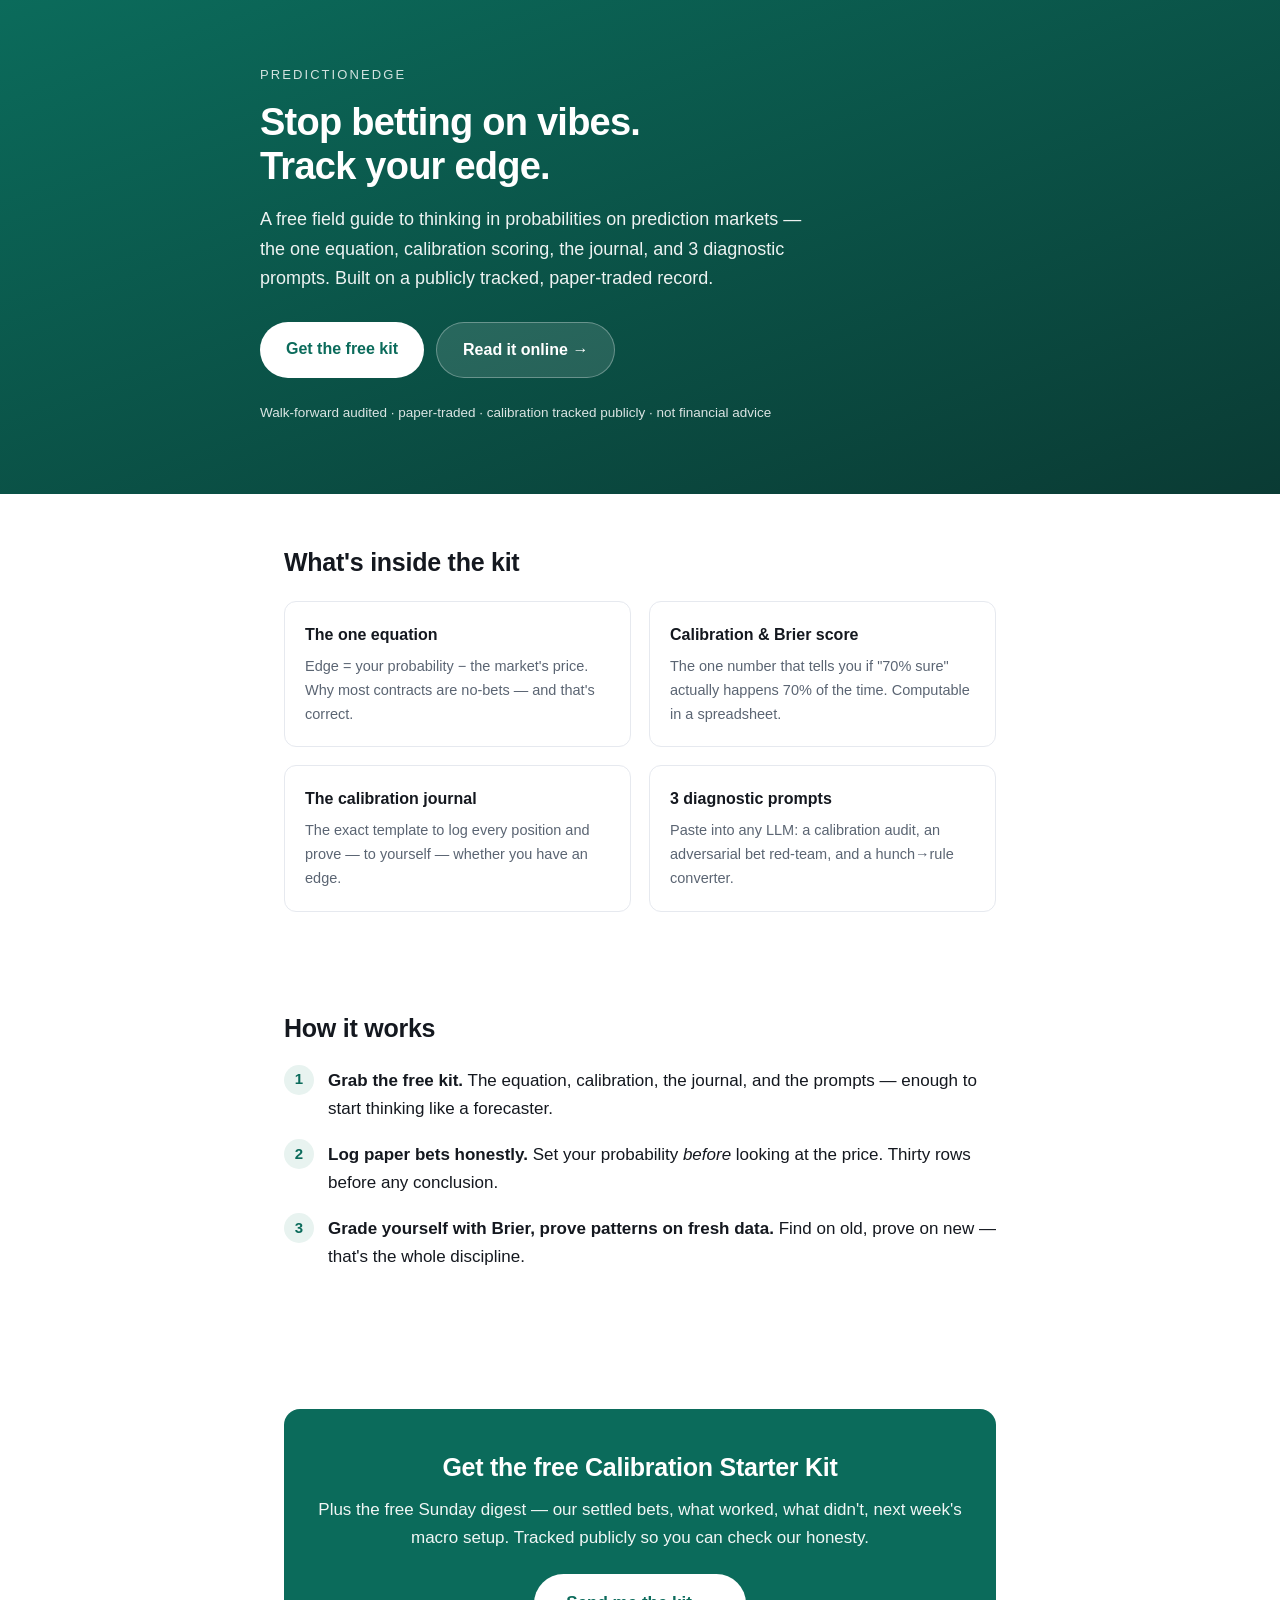
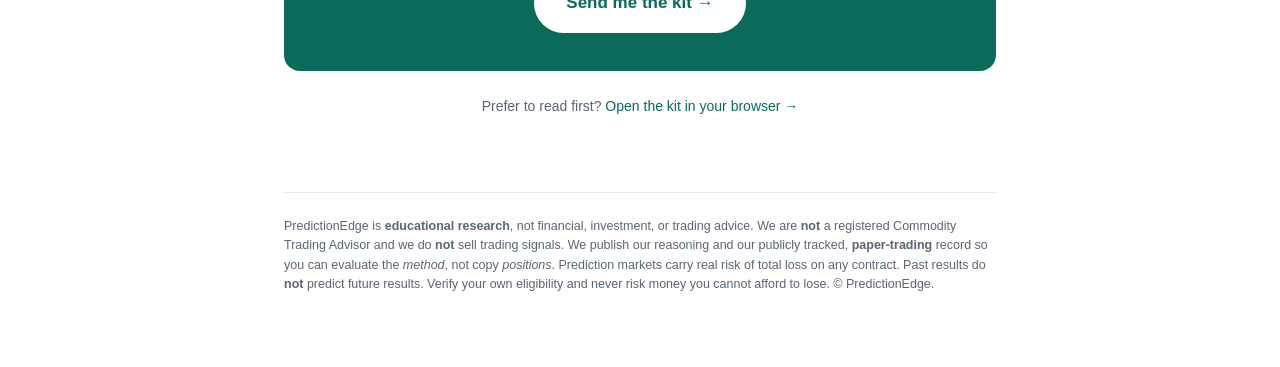
<file: index.html>
<!DOCTYPE html>
<html lang="en">
<head>
<meta charset="UTF-8">
<meta name="viewport" content="width=device-width, initial-scale=1.0">
<title>PredictionEdge — Stop betting on vibes. Track your edge.</title>
<meta name="description" content="Free calibration starter kit for prediction markets: the one equation, Brier scoring, the journal, and 3 diagnostic prompts. Paper-traded, tracked publicly.">
<meta property="og:title" content="PredictionEdge — Calibration with receipts">
<meta property="og:description" content="The free field guide to thinking in probabilities on prediction markets. Not financial advice.">
<meta property="og:type" content="website">
<style>
  :root{
    --ink:#14181f; --muted:#5b6573; --line:#e6e9ef; --bg:#ffffff;
    --accent:#0b6b5b; --accent-soft:#e8f3f0; --code-bg:#0f1722; --code-ink:#e7edf5;
  }
  *{box-sizing:border-box}
  body{margin:0;background:var(--bg);color:var(--ink);
    font:17px/1.65 -apple-system,BlinkMacSystemFont,"Segoe UI",Inter,Roboto,Helvetica,Arial,sans-serif;
    -webkit-font-smoothing:antialiased}
  .wrap{max-width:760px;margin:0 auto;padding:0 24px}
  a{color:var(--accent);text-decoration:none}
  /* hero */
  header{background:linear-gradient(160deg,#0b6b5b 0%,#0a3b34 100%);color:#fff;padding:64px 24px 56px}
  header .inner{max-width:760px;margin:0 auto}
  .brand{font-size:13px;letter-spacing:.16em;text-transform:uppercase;opacity:.82;margin:0 0 16px}
  header h1{font-size:38px;line-height:1.15;margin:0 0 16px;font-weight:780;letter-spacing:-.02em}
  header .sub{font-size:18px;opacity:.93;margin:0 0 28px;max-width:56ch}
  .cta-row{display:flex;gap:12px;flex-wrap:wrap}
  .btn{display:inline-block;font-weight:700;padding:14px 26px;border-radius:999px;font-size:16px;border:0;cursor:pointer}
  .btn-primary{background:#fff;color:var(--accent)}
  .btn-ghost{background:rgba(255,255,255,.12);color:#fff;border:1px solid rgba(255,255,255,.3)}
  .proof{margin-top:24px;font-size:13.5px;opacity:.85}
  /* sections */
  section{padding:48px 0}
  h2{font-size:25px;margin:0 0 18px;letter-spacing:-.01em}
  .grid{display:grid;grid-template-columns:1fr 1fr;gap:18px}
  .card{border:1px solid var(--line);border-radius:12px;padding:20px}
  .card h3{margin:0 0 6px;font-size:16px}
  .card p{margin:0;color:var(--muted);font-size:14.5px}
  .steps{counter-reset:s;list-style:none;padding:0;margin:0}
  .steps li{position:relative;padding:0 0 18px 44px;margin:0}
  .steps li::before{counter-increment:s;content:counter(s);position:absolute;left:0;top:-2px;
    width:30px;height:30px;border-radius:50%;background:var(--accent-soft);color:var(--accent);
    font-weight:700;display:flex;align-items:center;justify-content:center;font-size:15px}
  .signup{background:var(--accent);color:#fff;border-radius:16px;padding:38px 28px;text-align:center;margin:24px 0}
  .signup h2{color:#fff;margin:0 0 8px}
  .signup p{opacity:.94;margin:0 0 22px}
  .signup .btn-primary{font-size:17px;padding:15px 32px}
  .fine{color:var(--muted);font-size:12.5px;line-height:1.55;border-top:1px solid var(--line);padding:24px 0 60px}
  @media (max-width:560px){header h1{font-size:29px}.grid{grid-template-columns:1fr}}
</style>
</head>
<body>
<header><div class="inner">
  <p class="brand">PredictionEdge</p>
  <h1>Stop betting on vibes.<br>Track your edge.</h1>
  <p class="sub">A free field guide to thinking in probabilities on prediction markets — the one equation, calibration scoring, the journal, and 3 diagnostic prompts. Built on a publicly tracked, paper-traded record.</p>
  <div class="cta-row">
    <a class="btn btn-primary" href="#get">Get the free kit</a>
    <a class="btn btn-ghost" href="/kit.html">Read it online →</a>
  </div>
  <p class="proof">Walk-forward audited · paper-traded · calibration tracked publicly · not financial advice</p>
</div></header>

<div class="wrap">
  <section>
    <h2>What's inside the kit</h2>
    <div class="grid">
      <div class="card"><h3>The one equation</h3><p>Edge = your probability − the market's price. Why most contracts are no-bets — and that's correct.</p></div>
      <div class="card"><h3>Calibration &amp; Brier score</h3><p>The one number that tells you if "70% sure" actually happens 70% of the time. Computable in a spreadsheet.</p></div>
      <div class="card"><h3>The calibration journal</h3><p>The exact template to log every position and prove — to yourself — whether you have an edge.</p></div>
      <div class="card"><h3>3 diagnostic prompts</h3><p>Paste into any LLM: a calibration audit, an adversarial bet red-team, and a hunch→rule converter.</p></div>
    </div>
  </section>

  <section>
    <h2>How it works</h2>
    <ol class="steps">
      <li><strong>Grab the free kit.</strong> The equation, calibration, the journal, and the prompts — enough to start thinking like a forecaster.</li>
      <li><strong>Log paper bets honestly.</strong> Set your probability <em>before</em> looking at the price. Thirty rows before any conclusion.</li>
      <li><strong>Grade yourself with Brier, prove patterns on fresh data.</strong> Find on old, prove on new — that's the whole discipline.</li>
    </ol>
  </section>

  <section id="get">
    <div class="signup">
      <h2>Get the free Calibration Starter Kit</h2>
      <p>Plus the free Sunday digest — our settled bets, what worked, what didn't, next week's macro setup. Tracked publicly so you can check our honesty.</p>
      <!-- TODO(USER): replace href with your real Beehiiv subscribe URL (or embed the Beehiiv form here). -->
      <a class="btn btn-primary" href="https://predictionedge.pro/sub">Send me the kit →</a>
    </div>
    <p style="text-align:center;color:var(--muted);font-size:14px">Prefer to read first? <a href="/kit.html">Open the kit in your browser →</a></p>
  </section>

  <p class="fine">PredictionEdge is <strong>educational research</strong>, not financial, investment, or trading advice. We are <strong>not</strong> a registered Commodity Trading Advisor and we do <strong>not</strong> sell trading signals. We publish our reasoning and our publicly tracked, <strong>paper-trading</strong> record so you can evaluate the <em>method</em>, not copy <em>positions</em>. Prediction markets carry real risk of total loss on any contract. Past results do <strong>not</strong> predict future results. Verify your own eligibility and never risk money you cannot afford to lose. © PredictionEdge.</p>
</div>
</body>
</html>
</file>
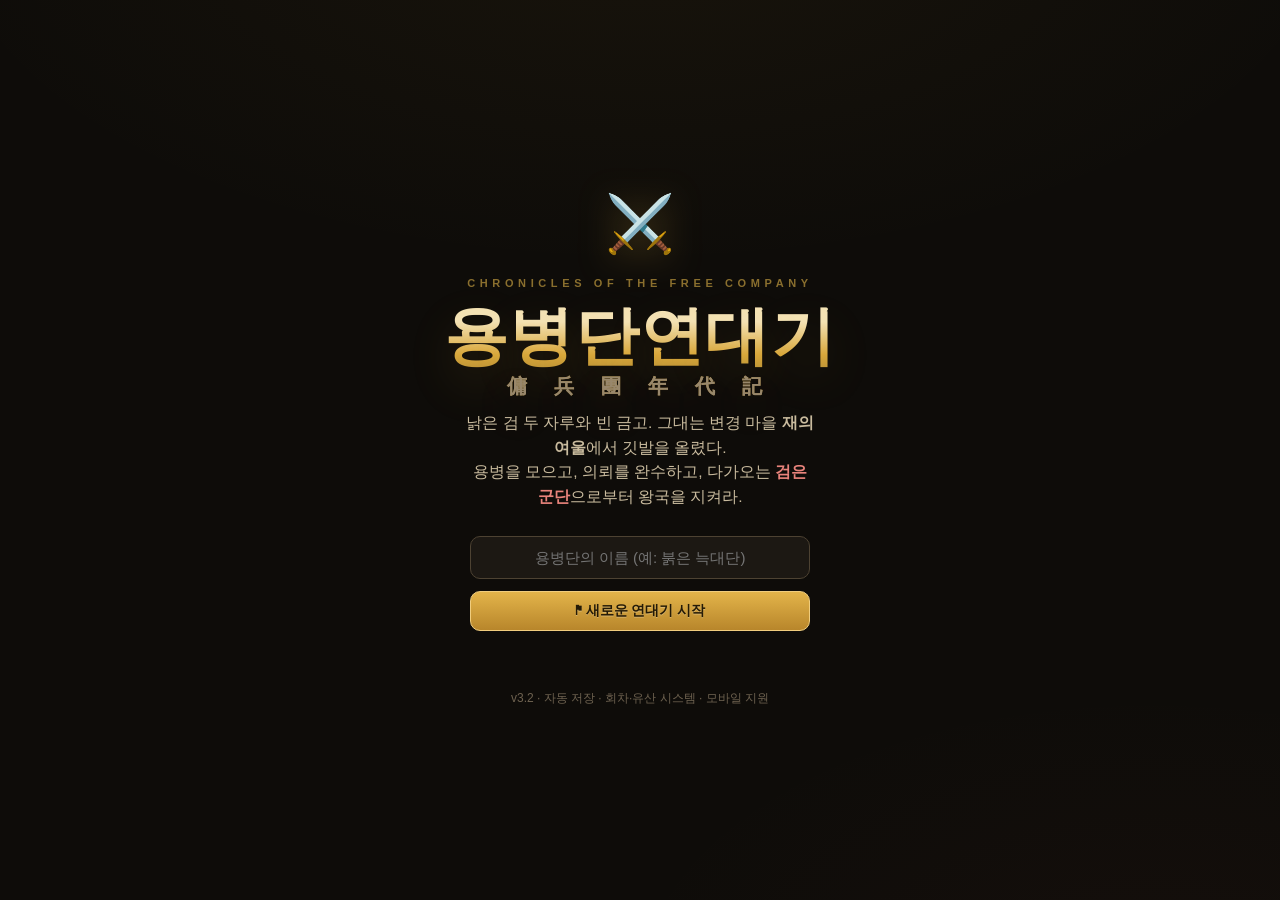
<file: game/index.html>
<!DOCTYPE html>
<html lang="ko">
<head>
<meta charset="UTF-8">
<meta name="viewport" content="width=device-width, initial-scale=1.0, viewport-fit=cover">
<title>용병단연대기 — 다크 판타지 용병단 경영 RPG</title>
<meta name="description" content="계약, 전투, 그리고 생존. 이름 없는 용병단을 대륙 최고의 전설로 이끌어라. 브라우저에서 바로 즐기는 용병단 경영 턴제 RPG.">
<meta property="og:title" content="용병단연대기 — Chronicles of the Free Company">
<meta property="og:description" content="용병을 모으고, 의뢰를 완수하고, 검은 군단을 막아라. 유물·회차·유산 시스템으로 매 회차가 다른 캠페인.">
<meta property="og:type" content="website">
<link rel="icon" href="data:image/svg+xml,<svg xmlns='http://www.w3.org/2000/svg' viewBox='0 0 100 100'><text y='.9em' font-size='90'>⚔️</text></svg>">
<style>
/* ============ 디자인 토큰 ============ */
:root{
  --bg:#0e0c09; --bg2:#14110d; --panel:#1c1813; --panel2:#252017; --panel3:#2e2820;
  --line:#3b3226; --line2:#4d4232;
  --ink:#ece0c8; --ink-dim:#c9bb9e; --muted:#98876c; --faint:#6e6250;
  --gold:#d9a83c; --gold-soft:#f0cd7e; --gold-dim:#8a6f2e;
  --red:#c8524a; --red-soft:#e8837b; --green:#8aab5e; --blue:#7fa7cd; --purple:#a98bc9;
  --hp:#b8503f; --hp-bg:#3a1f1a;
  --shadow:0 10px 30px rgba(0,0,0,.55);
  --radius:12px;
  --serif:"Iowan Old Style","Palatino Linotype","Noto Serif KR","Nanum Myeongjo",Georgia,serif;
  --sans:-apple-system,BlinkMacSystemFont,"Segoe UI","Pretendard","Noto Sans KR",Roboto,sans-serif;
}
*{box-sizing:border-box;-webkit-tap-highlight-color:transparent}
html,body{height:100%}
body{
  margin:0;background:var(--bg);color:var(--ink);
  font:15px/1.6 var(--sans);
  word-break:keep-all;overflow-wrap:break-word;
  background-image:
    radial-gradient(1200px 600px at 50% -10%, rgba(217,168,60,.05), transparent 60%),
    radial-gradient(900px 500px at 90% 110%, rgba(200,82,74,.04), transparent 60%);
  -webkit-font-smoothing:antialiased;
}
h1,h2,h3,.serif{font-family:var(--serif)}
button{font-family:inherit;cursor:pointer}
input{font-family:inherit}
::selection{background:rgba(217,168,60,.3)}

/* ============ 공통 컴포넌트 ============ */
#app{max-width:980px;margin:0 auto;min-height:100dvh;display:flex;flex-direction:column}
.screen{display:none;flex:1;flex-direction:column;animation:fadeIn .35s ease}
.screen.on{display:flex}
@keyframes fadeIn{from{opacity:0;transform:translateY(6px)}to{opacity:1;transform:none}}
.btn{
  display:inline-flex;align-items:center;justify-content:center;gap:8px;
  background:var(--panel3);color:var(--ink);border:1px solid var(--line2);
  border-radius:10px;padding:10px 18px;font-size:14px;font-weight:600;
  transition:transform .06s ease, background .15s ease, border-color .15s ease;
}
.btn:hover{background:#37301f;border-color:var(--gold-dim)}
.btn:active{transform:translateY(1px)}
.btn:disabled{opacity:.4;cursor:not-allowed;transform:none}
.btn.gold{background:linear-gradient(180deg,#e3b44a,#b8862b);color:#241a06;border-color:#f0cd7e;font-weight:800;text-shadow:0 1px 0 rgba(255,255,255,.25)}
.btn.gold:hover{filter:brightness(1.07)}
.btn.red{background:linear-gradient(180deg,#a8443d,#7e2f2a);border-color:#c8746e;color:#ffe9e6}
.btn.ghost{background:transparent}
.btn.sm{padding:6px 12px;font-size:12.5px;border-radius:8px}
.btn.block{width:100%}
.panel{background:linear-gradient(180deg,var(--panel2),var(--panel));border:1px solid var(--line);border-radius:var(--radius);box-shadow:inset 0 1px 0 rgba(255,255,255,.04)}
.gold-text{color:var(--gold)}
.red-text{color:var(--red-soft)}
.green-text{color:var(--green)}
.muted{color:var(--muted)}

/* HP 바 */
.bar{height:8px;background:var(--hp-bg);border-radius:99px;overflow:hidden;border:1px solid rgba(0,0,0,.4)}
.bar>i{display:block;height:100%;background:linear-gradient(90deg,#d06a4c,var(--hp));border-radius:99px;transition:width .35s ease}
.bar.xp>i{background:linear-gradient(90deg,#c9a743,#8a6f2e)}
.bar.xp{background:#2b2517}

/* ============ 타이틀 화면 ============ */
#screen-title{align-items:center;justify-content:center;text-align:center;padding:24px}
.title-emblem{font-size:56px;filter:drop-shadow(0 6px 18px rgba(217,168,60,.35));margin-bottom:6px}
.title-tag{font-size:11px;letter-spacing:.42em;color:var(--gold-dim);text-transform:uppercase;margin:0 0 10px;font-weight:700}
#screen-title h1{
  font-size:64px;line-height:1.05;margin:0 0 14px;font-weight:800;letter-spacing:.02em;
  background:linear-gradient(180deg,#f4e3b6 20%,var(--gold) 55%,#8a6f2e);
  -webkit-background-clip:text;background-clip:text;color:transparent;
  text-shadow:0 18px 50px rgba(217,168,60,.15);
}
#screen-title h1 small{display:block;font-size:20px;letter-spacing:.55em;color:var(--muted);-webkit-text-fill-color:var(--muted);margin-top:6px;font-weight:600}
.title-sub{color:var(--ink-dim);max-width:46ch;margin:0 auto 26px;font-size:15.5px}
.title-form{display:flex;flex-direction:column;gap:12px;width:min(340px,88vw);margin:0 auto}
.title-form input{
  background:var(--panel);border:1px solid var(--line2);color:var(--ink);border-radius:10px;
  padding:12px 16px;font-size:15px;text-align:center;outline:none;
}
.title-form input:focus{border-color:var(--gold-dim);box-shadow:0 0 0 3px rgba(217,168,60,.12)}
.title-foot{margin-top:30px;font-size:12px;color:var(--faint)}
.title-meta{margin-top:16px;font-size:12.5px;color:var(--gold-dim);font-weight:700}

/* ============ 상단바 & 탭 ============ */
#topbar{
  display:flex;align-items:center;gap:12px;flex-wrap:wrap;
  padding:14px 18px;border-bottom:1px solid var(--line);
  background:linear-gradient(180deg,rgba(28,24,19,.9),rgba(20,17,13,.6));
  position:sticky;top:0;z-index:20;backdrop-filter:blur(6px);
}
#companyTitle{font-family:var(--serif);font-size:18px;font-weight:800;color:var(--gold-soft);letter-spacing:.02em;margin-right:auto}
#companyTitle small{display:block;font-size:11px;color:var(--muted);font-weight:600;letter-spacing:.14em;font-family:var(--sans)}
.res{display:flex;align-items:center;gap:6px;font-weight:700;font-size:14px;background:var(--panel);border:1px solid var(--line);border-radius:999px;padding:5px 13px}
.res b{font-weight:800}
.icon-btn{background:var(--panel);border:1px solid var(--line);color:var(--ink-dim);border-radius:999px;width:34px;height:34px;font-size:15px;display:inline-flex;align-items:center;justify-content:center}
.icon-btn:hover{border-color:var(--gold-dim)}
.icon-btn.off{opacity:.4}
#tabs{display:flex;gap:2px;padding:10px 14px 0;border-bottom:1px solid var(--line);overflow-x:auto;scrollbar-width:none}
#tabs::-webkit-scrollbar{display:none}
.tab{
  background:transparent;border:0;color:var(--muted);font-size:13.5px;font-weight:700;
  padding:10px 13px 12px;border-bottom:2px solid transparent;white-space:nowrap;position:relative;
}
.tab:hover{color:var(--ink-dim)}
.tab.on{color:var(--gold-soft);border-bottom-color:var(--gold)}
.tab .dot{position:absolute;top:8px;right:4px;width:7px;height:7px;border-radius:50%;background:var(--red);box-shadow:0 0 6px var(--red)}
#hub-content{padding:20px 18px 30px;flex:1}
#hub-actions{position:sticky;bottom:0;padding:12px 18px calc(12px + env(safe-area-inset-bottom));background:linear-gradient(0deg,var(--bg) 55%,transparent);display:flex;gap:10px;justify-content:flex-end}

/* ============ 카드 그리드 ============ */
.grid{display:grid;grid-template-columns:repeat(auto-fill,minmax(280px,1fr));gap:14px}
.card{padding:16px;position:relative}
.card h3{margin:0;font-size:16.5px;color:var(--ink)}
.merc-top{display:flex;gap:12px;align-items:center;margin-bottom:10px}
.merc-face{
  width:52px;height:52px;border-radius:12px;display:flex;align-items:center;justify-content:center;
  font-size:28px;background:radial-gradient(circle at 30% 25%,var(--panel3),#151209);
  border:1px solid var(--line2);flex-shrink:0;
}
.merc-cls{font-size:12px;color:var(--muted);font-weight:600}
.trait{font-size:11.5px;color:var(--purple);font-weight:700}
.stat-row{display:flex;gap:10px;font-size:12.5px;color:var(--ink-dim);margin:8px 0 4px;flex-wrap:wrap}
.stat-row b{color:var(--ink)}
.equip-row{display:flex;gap:6px;margin-top:8px;font-size:11.5px;color:var(--muted);flex-wrap:wrap}
.equip-chip{border:1px dashed var(--line2);border-radius:8px;padding:2px 8px}
.equip-chip.filled{border-style:solid;color:var(--gold-soft);border-color:var(--gold-dim)}
.card-actions{display:flex;gap:8px;margin-top:12px;flex-wrap:wrap}
.injury-badge{position:absolute;top:12px;right:12px;font-size:11px;font-weight:800;color:#ffb0a8;background:#4a201c;border:1px solid #7e2f2a;padding:3px 9px;border-radius:999px}
.lvl-badge{font-size:11px;font-weight:800;color:var(--gold-soft);background:#2e2510;border:1px solid var(--gold-dim);padding:2px 8px;border-radius:999px}
.row-badge{font-size:10.5px;font-weight:800;padding:2px 8px;border-radius:999px;border:1px solid var(--line2);color:var(--ink-dim);background:var(--panel)}
.row-badge.front{color:#e8b7a2;border-color:#7e4a3a}
.row-badge.back{color:#a9c4e0;border-color:#3a5a7e}

/* 의뢰 카드 */
.stars{color:var(--gold);letter-spacing:2px;font-size:13px}
.contract-final{border-color:var(--gold-dim);background:linear-gradient(180deg,#2c2410,var(--panel));box-shadow:0 0 24px rgba(217,168,60,.12)}
.enemy-preview{display:flex;gap:4px;font-size:19px;margin:8px 0}
.reward-row{display:flex;gap:14px;font-size:13px;font-weight:700;margin-top:6px}

/* ============ 전투 화면 ============ */
#screen-battle{padding:0 14px 14px}
#battle-head{display:flex;align-items:center;gap:10px;flex-wrap:wrap;padding:14px 4px;border-bottom:1px solid var(--line);margin-bottom:8px}
#battle-head h2{margin:0;font-size:18px;color:var(--gold-soft)}
#battle-head .round{font-size:12.5px;color:var(--muted);font-weight:700;margin-right:auto}
.units-row{display:flex;gap:10px;justify-content:center;flex-wrap:wrap;padding:6px 0;min-height:60px}
.row-label{text-align:center;font-size:10px;letter-spacing:.3em;color:var(--faint);font-weight:800;margin-top:2px}
.unit{
  width:118px;padding:10px 8px 10px;text-align:center;position:relative;
  background:linear-gradient(180deg,var(--panel2),var(--panel));border:1px solid var(--line);border-radius:12px;
  transition:transform .15s ease, border-color .15s ease, box-shadow .15s ease, opacity .3s ease;
}
.unit .uface{font-size:30px;line-height:1.2;filter:drop-shadow(0 4px 8px rgba(0,0,0,.5))}
.unit .uname{font-size:11.5px;font-weight:700;margin:3px 0 5px;white-space:nowrap;overflow:hidden;text-overflow:ellipsis}
.unit .uhp{font-size:10.5px;color:var(--muted);margin-top:4px;font-weight:700}
.unit .ustatus{min-height:15px;font-size:10.5px;margin-top:3px;font-weight:800;color:var(--red-soft)}
.unit .intent{
  position:absolute;top:-9px;right:-6px;font-size:13px;background:#33201d;border:1px solid #7e2f2a;
  border-radius:999px;padding:1px 7px;font-weight:800;color:#ffd9d4;box-shadow:var(--shadow);
}
.unit .ranged-mark{position:absolute;top:-9px;left:-4px;font-size:10px;background:#1d2833;border:1px solid #3a5a7e;border-radius:999px;padding:1px 7px;font-weight:800;color:#a9c4e0}
.unit.active{border-color:var(--gold);box-shadow:0 0 0 2px rgba(217,168,60,.35),0 6px 20px rgba(217,168,60,.15);transform:translateY(-4px)}
.unit.dead{opacity:.28;filter:grayscale(1)}
.unit.targetable{cursor:pointer;border-color:var(--red);animation:pulse 1s infinite}
.unit.targetable:hover{transform:scale(1.06)}
@keyframes pulse{0%,100%{box-shadow:0 0 0 0 rgba(200,82,74,.4)}50%{box-shadow:0 0 0 5px rgba(200,82,74,.12)}}
.unit.hit{animation:shake .35s ease}
@keyframes shake{0%,100%{transform:translateX(0)}25%{transform:translateX(-5px)}50%{transform:translateX(4px)}75%{transform:translateX(-2px)}}
.float-dmg{
  position:absolute;left:50%;top:8px;transform:translateX(-50%);font-weight:900;font-size:17px;color:#ffd9d4;
  text-shadow:0 2px 6px rgba(0,0,0,.8);pointer-events:none;animation:floatUp 1s ease forwards;z-index:5;white-space:nowrap;
}
.float-dmg.crit{color:#ffcf4d;font-size:20px}
.float-dmg.heal{color:#a9e08a}
.float-dmg.dot{color:#c9a0e8;font-size:14px}
@keyframes floatUp{0%{opacity:0;transform:translate(-50%,6px)}15%{opacity:1}100%{opacity:0;transform:translate(-50%,-30px)}}
#battle-mid{display:flex;flex-direction:column;align-items:center;gap:8px;padding:6px 0 4px}
#turn-label{font-size:13px;font-weight:800;color:var(--gold-soft);min-height:20px;font-family:var(--serif);letter-spacing:.04em}
#action-bar{display:flex;gap:7px;flex-wrap:wrap;justify-content:center;min-height:40px}
#battle-log{
  margin-top:8px;background:rgba(0,0,0,.28);border:1px solid var(--line);border-radius:10px;
  padding:10px 14px;height:118px;overflow-y:auto;font-size:12.5px;line-height:1.75;color:var(--ink-dim);
}
#battle-log .turn-sep{color:var(--faint);font-size:11px;letter-spacing:.1em}
#battle-log .em{color:var(--gold-soft);font-weight:700}
#battle-log .bad{color:var(--red-soft)}
#battle-log .good{color:var(--green)}
.vs-divider{display:flex;align-items:center;gap:12px;color:var(--faint);font-size:11px;letter-spacing:.3em;font-weight:800;margin:2px 0}
.vs-divider::before,.vs-divider::after{content:"";flex:1;height:1px;background:var(--line)}

/* ============ 결과/엔딩 ============ */
#screen-result,#screen-ending{align-items:center;justify-content:center;text-align:center;padding:30px 20px}
.result-box{width:min(560px,94vw);padding:34px 28px}
.result-box h2{font-size:30px;margin:0 0 4px}
.result-box .sub{color:var(--muted);margin:0 0 20px;font-size:13.5px}
.result-list{text-align:left;margin:18px 0;font-size:14px;padding:0}
.result-list li{margin:7px 0;list-style:none;padding-left:22px;position:relative}
.result-list li::before{content:"◆";position:absolute;left:0;color:var(--gold-dim);font-size:10px;top:5px}
.victory h2{color:var(--gold-soft)}
.defeat h2{color:var(--red-soft)}
.ending-stats{display:grid;grid-template-columns:1fr 1fr;gap:10px;margin:22px 0;text-align:left}
.ending-stats .panel{padding:12px 16px}
.ending-stats b{display:block;font-size:20px;color:var(--gold-soft);font-family:var(--serif)}
.ending-stats span{font-size:11.5px;color:var(--muted);font-weight:700;letter-spacing:.06em}

/* ============ 연대기/기록/본부 ============ */
.chron{max-width:640px;margin:0 auto}
.chron-entry{display:flex;gap:14px;padding:10px 0;border-bottom:1px solid rgba(59,50,38,.5);font-size:13.5px}
.chron-day{flex-shrink:0;width:52px;color:var(--faint);font-weight:800;font-size:12px;text-align:right;padding-top:2px}
.chron-entry.story{background:linear-gradient(90deg,rgba(217,168,60,.06),transparent);border-radius:8px;padding:12px 10px;margin:10px 0;border:1px solid rgba(217,168,60,.18)}
.chron-entry.story .chron-text{font-family:var(--serif);color:var(--ink)}
.chron-entry.story h4{margin:0 0 4px;color:var(--gold-soft);font-size:14.5px}
.ach-grid{display:grid;grid-template-columns:repeat(auto-fill,minmax(220px,1fr));gap:10px}
.ach{display:flex;gap:10px;align-items:center;padding:10px 12px;font-size:12.5px}
.ach .a-icon{font-size:22px;width:34px;text-align:center}
.ach b{display:block;font-size:13px}
.ach.locked{opacity:.35;filter:grayscale(.8)}
.codex-grid{display:grid;grid-template-columns:repeat(auto-fill,minmax(150px,1fr));gap:10px}
.codex-card{padding:10px;text-align:center;font-size:12px}
.codex-card .c-icon{font-size:26px}
.codex-card.unknown{opacity:.35}
.relic-strip{display:flex;gap:8px;flex-wrap:wrap;margin:6px 0 14px}
.relic-chip{display:inline-flex;gap:6px;align-items:center;font-size:12px;font-weight:700;background:#2b2415;border:1px solid var(--gold-dim);color:var(--gold-soft);border-radius:999px;padding:4px 11px}
.hq-cost{font-size:12.5px;font-weight:800;color:var(--purple)}

/* ============ 모달/토스트 ============ */
#modal-root{position:fixed;inset:0;z-index:100;display:none;align-items:center;justify-content:center;padding:18px}
#modal-root.on{display:flex}
#modal-root .backdrop{position:absolute;inset:0;background:rgba(5,4,2,.72);backdrop-filter:blur(3px);animation:fadeIn .2s}
.modal{
  position:relative;width:min(480px,94vw);max-height:86dvh;overflow-y:auto;
  background:linear-gradient(180deg,var(--panel3),var(--panel));border:1px solid var(--line2);
  border-radius:16px;padding:24px 22px;box-shadow:var(--shadow);animation:modalIn .25s ease;
}
@keyframes modalIn{from{opacity:0;transform:translateY(14px) scale(.98)}to{opacity:1;transform:none}}
.modal h3{margin:0 0 6px;font-size:19px;color:var(--gold-soft)}
.modal .modal-sub{color:var(--muted);font-size:13px;margin:0 0 16px}
.modal-actions{display:flex;gap:10px;margin-top:18px}
.modal-actions .btn{flex:1}
.pick-list{display:flex;flex-direction:column;gap:8px}
.pick-item{
  display:flex;align-items:center;gap:10px;padding:10px 12px;border:1px solid var(--line);
  border-radius:10px;background:var(--panel);cursor:pointer;transition:border-color .15s;text-align:left;color:var(--ink);font-size:13.5px;width:100%;
}
.pick-item:hover{border-color:var(--gold-dim)}
.pick-item.selected{border-color:var(--gold);background:#2b240f}
.pick-item .pi-face{font-size:22px}
.pick-item .pi-meta{font-size:11.5px;color:var(--muted)}
.pick-item:disabled{opacity:.45;cursor:not-allowed}
.pick-item .row-chip{
  margin-left:auto;flex-shrink:0;font-size:11px;font-weight:800;border-radius:999px;padding:3px 10px;
  border:1px solid var(--line2);background:var(--panel2);color:var(--ink-dim);cursor:pointer;
}
.pick-item .row-chip:hover{border-color:var(--gold-dim)}
#toast-root{position:fixed;left:50%;bottom:24px;transform:translateX(-50%);z-index:200;display:flex;flex-direction:column;gap:8px;align-items:center;pointer-events:none;width:max-content;max-width:92vw}
.toast{
  background:#2b2517;border:1px solid var(--gold-dim);color:var(--ink);font-size:13px;font-weight:700;
  padding:10px 18px;border-radius:999px;box-shadow:var(--shadow);animation:toastIn .25s ease;text-align:center;
}
.toast.bad{border-color:#7e2f2a;background:#33201d;color:#ffd9d4}
@keyframes toastIn{from{opacity:0;transform:translateY(10px)}to{opacity:1;transform:none}}

.empty-note{text-align:center;color:var(--muted);padding:40px 10px;font-size:14px}
.section-title{display:flex;align-items:baseline;gap:10px;margin:4px 0 14px;flex-wrap:wrap}
.section-title h2{margin:0;font-size:19px;color:var(--ink)}
.section-title .muted{font-size:12.5px}

@media (max-width:620px){
  #screen-title h1{font-size:44px}
  .grid{grid-template-columns:1fr}
  .unit{width:92px;padding:8px 6px}
  .unit .uface{font-size:24px}
  #companyTitle{width:100%}
  .ending-stats{grid-template-columns:1fr 1fr}
}
</style>
</head>
<body>
<div id="app">

  <!-- ======== 타이틀 ======== -->
  <section id="screen-title" class="screen">
    <div class="title-emblem">⚔️</div>
    <p class="title-tag">Chronicles of the Free Company</p>
    <h1>용병단연대기<small>傭 兵 團 年 代 記</small></h1>
    <p class="title-sub">낡은 검 두 자루와 빈 금고. 그대는 변경 마을 <b>재의 여울</b>에서 깃발을 올렸다.<br>용병을 모으고, 의뢰를 완수하고, 다가오는 <b class="red-text">검은 군단</b>으로부터 왕국을 지켜라.</p>
    <div class="title-form">
      <input id="companyName" placeholder="용병단의 이름 (예: 붉은 늑대단)" maxlength="12" autocomplete="off">
      <button id="btnNew" class="btn gold block">⚑ 새로운 연대기 시작</button>
      <button id="btnContinue" class="btn block" style="display:none">📜 이어서 하기</button>
    </div>
    <p class="title-meta" id="title-meta"></p>
    <p class="title-foot">v3.2 · 자동 저장 · 회차·유산 시스템 · 모바일 지원</p>
  </section>

  <!-- ======== 본진(허브) ======== -->
  <section id="screen-hub" class="screen">
    <header id="topbar">
      <div id="companyTitle"></div>
      <span class="res" title="골드">🪙 <b id="res-gold">0</b></span>
      <span class="res" title="식량">🍞 <b id="res-food">0</b></span>
      <span class="res" title="명성">🏅 <b id="res-rep">0</b></span>
      <span class="res" title="일차">🌙 <b id="res-day">1일차</b></span>
      <button class="icon-btn" id="btnBgm" title="배경음악">🎵</button>
      <button class="icon-btn" id="btnSound" title="효과음">🔊</button>
      <button class="icon-btn" id="btnHelp" title="도움말">❔</button>
      <button class="icon-btn" id="btnMenu" title="메뉴">☰</button>
    </header>
    <nav id="tabs">
      <button class="tab on" data-tab="roster">🛡️ 부대</button>
      <button class="tab" data-tab="contracts" id="tab-contracts">📜 의뢰</button>
      <button class="tab" data-tab="tavern">🍺 주점</button>
      <button class="tab" data-tab="market">⚒️ 시장</button>
      <button class="tab" data-tab="hq">🏰 본부</button>
      <button class="tab" data-tab="records">🏆 기록</button>
      <button class="tab" data-tab="chronicle">📖 연대기</button>
    </nav>
    <main id="hub-content"></main>
    <footer id="hub-actions">
      <button class="btn" id="btnRest">🌙 하루 휴식 <span class="muted" style="font-weight:600;font-size:12px">(전원 회복)</span></button>
    </footer>
  </section>

  <!-- ======== 전투 ======== -->
  <section id="screen-battle" class="screen">
    <div id="battle-head">
      <h2 id="battle-title"></h2>
      <span class="round" id="battle-round"></span>
      <button class="btn sm" id="btnSpeed">⏩ <b id="speedState">1×</b></button>
      <button class="btn sm" id="btnAuto">⚙ 자동 전투: <b id="autoState">꺼짐</b></button>
      <button class="btn sm red" id="btnRetreat">🏳 후퇴</button>
    </div>
    <div class="units-row" id="enemies-row"></div>
    <div class="vs-divider">VERSUS</div>
    <div class="units-row" id="party-back"></div>
    <div class="row-label">— 후열 —</div>
    <div class="units-row" id="party-front"></div>
    <div class="row-label">— 전열 —</div>
    <div id="battle-mid">
      <div id="turn-label"></div>
      <div id="action-bar"></div>
    </div>
    <div id="battle-log"></div>
  </section>

  <!-- ======== 결과 ======== -->
  <section id="screen-result" class="screen">
    <div class="result-box panel" id="result-box"></div>
  </section>

  <!-- ======== 엔딩 ======== -->
  <section id="screen-ending" class="screen">
    <div class="result-box panel" id="ending-box"></div>
  </section>

  <div id="modal-root"><div class="backdrop"></div><div class="modal" id="modal-body"></div></div>
  <div id="toast-root"></div>
</div>

<script>
"use strict";
/* =====================================================================
   용병단연대기 v2.0 — 단일 파일 다크 판타지 용병단 경영 RPG
   v2: 전열/후열 · 스킬 2종 · 상태이상 · 적 의도 · 유물 · 회차 도전 ·
       본부 유산 · 업적 · 도감 · BGM
   ===================================================================== */

/* ---------- 유틸 ---------- */
const $ = s => document.querySelector(s);
const $$ = s => [...document.querySelectorAll(s)];
const rnd = n => Math.floor(Math.random() * n);
const pick = a => a[rnd(a.length)];
const clamp = (v, a, b) => Math.max(a, Math.min(b, v));
const fmt = n => n.toLocaleString('ko-KR');

/* ---------- 오디오 ---------- */
let audioCtx = null;
function getCtx(){ if(!audioCtx){ try{ audioCtx = new (window.AudioContext||window.webkitAudioContext)(); }catch(e){} } return audioCtx; }

const SFX = (() => {
  let on = true;
  function tone(freq, dur, type, vol, delay=0){
    if(!on) return;
    const ctx = getCtx(); if(!ctx) return;
    try{
      const t = ctx.currentTime + delay;
      const o = ctx.createOscillator(), g = ctx.createGain();
      o.type = type; o.frequency.setValueAtTime(freq, t);
      g.gain.setValueAtTime(vol, t);
      g.gain.exponentialRampToValueAtTime(0.001, t + dur);
      o.connect(g); g.connect(ctx.destination);
      o.start(t); o.stop(t + dur + .02);
    }catch(e){}
  }
  return {
    get on(){ return on; }, set on(v){ on = v; }, toggle(){ on = !on; return on; },
    click(){ tone(660, .07, 'triangle', .12); },
    hit(){ tone(160, .12, 'sawtooth', .16); tone(90, .16, 'square', .1, .02); },
    crit(){ tone(220, .1, 'sawtooth', .2); tone(440, .14, 'square', .14, .05); },
    heal(){ tone(520, .12, 'sine', .14); tone(780, .18, 'sine', .12, .09); },
    coin(){ tone(880, .08, 'triangle', .13); tone(1320, .1, 'triangle', .1, .06); },
    win(){ [523,659,784,1047].forEach((f,i)=>tone(f, .22, 'triangle', .14, i*.13)); },
    lose(){ [330,262,196].forEach((f,i)=>tone(f, .3, 'sawtooth', .12, i*.18)); },
    levelup(){ [659,784,988,1319].forEach((f,i)=>tone(f, .16, 'square', .1, i*.09)); },
  };
})();

/* 다크 앰비언트 BGM (신스 드론 + 펜타토닉 종소리) */
const BGM = (() => {
  let playing = false, nodes = [], timer = null;
  const NOTES = [110, 130.8, 146.8, 164.8, 196, 220];
  function start(){
    if(playing) return;
    const ctx = getCtx(); if(!ctx) return;
    try{
      playing = true;
      const master = ctx.createGain(); master.gain.value = .55; master.connect(ctx.destination);
      const lp = ctx.createBiquadFilter(); lp.type='lowpass'; lp.frequency.value = 320; lp.connect(master);
      [[55,'sawtooth',.028],[110,'sawtooth',.022],[164.8,'triangle',.015]].forEach(([f,t,v])=>{
        const o = ctx.createOscillator(), g = ctx.createGain();
        o.type = t; o.frequency.value = f; g.gain.value = v;
        o.connect(g); g.connect(lp); o.start();
        nodes.push(o,g);
      });
      nodes.push(master, lp);
      timer = setInterval(()=>{
        if(!playing) return;
        try{
          const t = ctx.currentTime;
          const o = ctx.createOscillator(), g = ctx.createGain();
          o.type = 'sine'; o.frequency.value = pick(NOTES) * (Math.random()<0.4?2:1);
          g.gain.setValueAtTime(.045, t);
          g.gain.exponentialRampToValueAtTime(.0008, t + 2.4);
          o.connect(g); g.connect(master);
          o.start(t); o.stop(t + 2.5);
        }catch(e){}
      }, 2600);
    }catch(e){ playing = false; }
  }
  function stop(){
    playing = false;
    if(timer){ clearInterval(timer); timer = null; }
    nodes.forEach(n=>{ try{ n.stop ? n.stop() : n.disconnect(); }catch(e){} });
    nodes = [];
  }
  return { get on(){ return playing; }, start, stop, toggle(){ playing ? stop() : start(); return playing; } };
})();

/* ---------- 게임 데이터 ---------- */
const CLASSES = {
  warrior:{ name:'전사',   icon:'🛡️', hp:34, atk:8,  def:5, spd:4, wage:8, row:'front',
    growth:{hp:6, atk:1.6, def:0.7, spd:0.15},
    skills:[
      { name:'강타', desc:'적 하나에게 180% 피해', cd:3, type:'strike', mult:1.8 },
      { name:'방패의 벽', desc:'2턴간 모든 적의 공격을 자신에게 집중시키고 방어 +3', cd:4, type:'taunt', power:3 },
    ]},
  archer:{ name:'궁수',   icon:'🏹', hp:24, atk:9,  def:2, spd:7, wage:9, row:'back',
    growth:{hp:4, atk:1.9, def:0.3, spd:0.35},
    skills:[
      { name:'연속 사격', desc:'적 하나를 두 번 공격 (각 85%)', cd:3, type:'double', mult:0.85 },
      { name:'관통 화살', desc:'130% 피해 + 2턴간 출혈', cd:3, type:'bleed', mult:1.3 },
    ]},
  mage:{   name:'마법사', icon:'🔮', hp:18, atk:11, def:1, spd:5, wage:12, row:'back',
    growth:{hp:3, atk:2.1, def:0.2, spd:0.2},
    skills:[
      { name:'화염구', desc:'적 전체에 90% 피해', cd:4, type:'aoe', mult:0.9 },
      { name:'얼음 창', desc:'130% 피해 + 1턴 기절 (보스 면역)', cd:4, type:'stun', mult:1.3 },
    ]},
  cleric:{ name:'성직자', icon:'✨', hp:22, atk:5,  def:3, spd:5, wage:11, row:'back',
    growth:{hp:4.5, atk:1.1, def:0.5, spd:0.2},
    skills:[
      { name:'치유의 빛', desc:'아군 하나 최대 체력 30% 회복', cd:2, type:'heal', mult:0.3 },
      { name:'정화의 기도', desc:'아군 전체 14% 회복 + 상태이상 해제', cd:4, type:'groupheal', mult:0.14 },
    ]},
  rogue:{  name:'도적',   icon:'🗡️', hp:22, atk:8,  def:2, spd:9, wage:10, row:'front',
    growth:{hp:3.5, atk:1.8, def:0.3, spd:0.45},
    skills:[
      { name:'급소 찌르기', desc:'방어 무시 140% 피해 · 치명타율 +25%', cd:3, type:'pierce', mult:1.4, critBonus:25 },
      { name:'독칼', desc:'110% 피해 + 2턴간 중독', cd:3, type:'poison', mult:1.1 },
    ]},
  lancer:{ name:'창기병', icon:'🔱', hp:30, atk:9, def:3, spd:5, wage:10, row:'front',
    growth:{hp:5, atk:1.7, def:0.5, spd:0.25},
    skills:[
      { name:'창 돌격', desc:'적 하나에게 170% 피해', cd:3, type:'strike', mult:1.7 },
      { name:'방진 붕괴', desc:'120% 피해 + 2턴간 적 방어 -3', cd:3, type:'sunder', mult:1.2, power:3 },
    ]},
  berserker:{ name:'광전사', icon:'🪓', hp:38, atk:10, def:1, spd:6, wage:11, row:'front',
    growth:{hp:6.5, atk:1.9, def:0.2, spd:0.2},
    skills:[
      { name:'피의 일격', desc:'자신 체력 12%를 바쳐 220% 피해', cd:3, type:'reckless', mult:2.2 },
      { name:'전투 함성', desc:'2턴간 자신의 공격력 +30%', cd:4, type:'rage', power:30 },
    ]},
};
const CLASS_KEYS = Object.keys(CLASSES);

const BACKSTORIES = ['몰락한 기사 가문의 서자','전쟁으로 모든 것을 잃은 고아','왕국군 탈영병','북부 출신 떠돌이 사냥꾼','빚에 쫓겨 검을 든 농부','복수를 맹세한 상인의 아들','이름을 버린 전직 귀족 호위','수도원에서 도망친 견습 수사','몰락한 검투장의 챔피언','저주받은 마을의 마지막 생존자'];
const NAMES = ['카일','로엔','미르','세라핀','한스','일리아','바크','테오','류센','아린','거트','올가','핀','브란','엘딘','로자','무영','단테','하르켄','이졸데','가렌','유나','발터','키라','오스틴','레나','드레이크','시엔','볼프','마리'];

const TRAITS = [
  { name:'용맹함',  desc:'공격력 +15%', atkMul:1.15 },
  { name:'강골',    desc:'최대 체력 +20%', hpMul:1.2 },
  { name:'날쌤',    desc:'속도 +2', spd:2 },
  { name:'신중함',  desc:'방어력 +2', def:2 },
  { name:'행운아',  desc:'치명타율 +10%', crit:10 },
  { name:'대식가',  desc:'체력 +12% · 식량 소모 2배', hpMul:1.12, food:2 },
  { name:'백전노장',desc:'경험치 획득 +25%', expMul:1.25 },
  { name:'냉혈한',  desc:'공격력 +8% · 치명타율 +5%', atkMul:1.08, crit:5 },
];

const WEAPONS = [
  { id:'w1', name:'철검',   icon:'🔪', atk:2, price:110 },
  { id:'w2', name:'강철검', icon:'⚔️', atk:4, price:290 },
  { id:'w3', name:'명장의 검', icon:'🗡️', atk:7, price:680 },
  { id:'w4', name:'룬이 새겨진 검', icon:'⚡', atk:10, price:1400 },
];
const ARMORS = [
  { id:'a1', name:'가죽 갑옷', icon:'🎽', def:2, price:100 },
  { id:'a2', name:'사슬 갑옷', icon:'⛓️', def:4, price:280 },
  { id:'a3', name:'판금 갑옷', icon:'🛡️', def:6, price:620 },
  { id:'a4', name:'용린 갑옷', icon:'🐉', def:8, price:1300 },
];

const RELICS = [
  { id:'banner',  icon:'🚩', name:'늑대 깃발',   desc:'전원 공격력 +8%',            atkMul:0.08 },
  { id:'drum',    icon:'🥁', name:'전쟁북',      desc:'전원 속도 +1',               spd:1 },
  { id:'wagon',   icon:'🛞', name:'보급 마차',   desc:'매일 식량 소모 -1',           foodSave:1 },
  { id:'totem',   icon:'🗿', name:'수호 토템',   desc:'전원 방어 +1',               def:1 },
  { id:'coin',    icon:'🪙', name:'행운의 금화', desc:'의뢰 보수 +15%',             goldMul:0.15 },
  { id:'tome',    icon:'📕', name:'전술 교본',   desc:'경험치 획득 +20%',           expMul:0.20 },
  { id:'herb',    icon:'🌿', name:'약초 주머니', desc:'물약 회복량 25 → 40',        potion:15 },
  { id:'standard',icon:'🏵️', name:'왕실 문장',   desc:'명성 획득 +25%',             repMul:0.25 },
  { id:'whet',    icon:'🪨', name:'명장의 숫돌', desc:'전원 치명타율 +5%',           crit:5 },
  { id:'cask',    icon:'⛲', name:'성수통',      desc:'매일 아침 전원 체력 +6 추가 회복', morningHeal:6 },
];

const ENEMIES = {
  rat:        { name:'거대 들쥐',    icon:'🐀', hp:10,  atk:3,  def:0, spd:6,  gold:9,   exp:10 },
  wolf:       { name:'굶주린 늑대',  icon:'🐺', hp:16,  atk:5,  def:0, spd:8,  gold:14,  exp:14 },
  goblin:     { name:'고블린',      icon:'👺', hp:14,  atk:4,  def:1, spd:5,  gold:13,  exp:12 },
  gobArcher:  { name:'고블린 투석병',icon:'🪃', hp:12,  atk:5,  def:0, spd:6,  gold:16,  exp:14, ranged:true },
  gobWarrior: { name:'고블린 전사',  icon:'👹', hp:28,  atk:7,  def:2, spd:5,  gold:24,  exp:20 },
  wolfAlpha:  { name:'우두머리 늑대',icon:'🐺', hp:34,  atk:8,  def:1, spd:9,  gold:30,  exp:26 },
  bandit:     { name:'산적',        icon:'🥷', hp:30,  atk:9,  def:2, spd:6,  gold:27,  exp:22 },
  banditBoss: { name:'산적 두목',    icon:'☠️', hp:58,  atk:11, def:3, spd:6,  gold:62,  exp:45, heavy:true },
  skeleton:   { name:'해골 병사',    icon:'💀', hp:32,  atk:10, def:3, spd:4,  gold:30,  exp:26 },
  skelArcher: { name:'해골 궁수',    icon:'🦴', hp:24,  atk:11, def:1, spd:7,  gold:32,  exp:28, ranged:true },
  orc:        { name:'오크 전사',    icon:'👹', hp:46,  atk:12, def:3, spd:5,  gold:46,  exp:40 },
  orcShaman:  { name:'오크 주술사',  icon:'🌀', hp:34,  atk:11, def:1, spd:6,  gold:52,  exp:45, ranged:true, caster:true },
  orcChief:   { name:'오크 족장',    icon:'👹', hp:88,  atk:15, def:4, spd:6,  gold:115, exp:85, heavy:true },
  wraith:     { name:'망령',        icon:'👻', hp:38,  atk:13, def:0, spd:10, gold:70,  exp:55, ranged:true },
  darkKnight: { name:'검은 기사',    icon:'🦹', hp:70,  atk:16, def:6, spd:5,  gold:95,  exp:70 },
  ogre:       { name:'오우거',      icon:'🧌', hp:110, atk:16, def:2, spd:3,  gold:120, exp:90, heavy:true },
  cultist:    { name:'암흑 사제',    icon:'🧙', hp:40,  atk:12, def:1, spd:6,  gold:60,  exp:50, ranged:true, caster:true },
  boneLord:   { name:'백골 군주',    icon:'⚰️', hp:120, atk:17, def:5, spd:6,  gold:180, exp:130, heavy:true },
  voidEye:    { name:'심연의 눈',    icon:'👁️', hp:80,  atk:16, def:2, spd:8,  gold:160, exp:120, ranged:true, caster:true },
  dreadLord:  { name:'군단주 카르가스', icon:'👿', hp:230, atk:18, def:6, spd:7, gold:450, exp:340, boss:true },
};

const REGIONS = [
  { id:'ashford',   icon:'🏘️', name:'재의 여울', minRep:0,  tiers:[1,2], desc:'안전한 변경 마을. 쉬운 의뢰뿐이지만 부담도 적다.' },
  { id:'kingsroad', icon:'🛤️', name:'왕의 가도', minRep:10, tiers:[2,3], desc:'물자가 오가는 길목 — 물약·식량 10% 할인.', shopMul:0.9 },
  { id:'border',    icon:'🏰', name:'국경 지대', minRep:25, tiers:[3,4], desc:'전선의 최전방 — 의뢰 명성 +2.', repBonus:2 },
  { id:'ruins',     icon:'🌫️', name:'북부 폐허', minRep:50, tiers:[4,5], desc:'검은 군단의 그림자 — 의뢰 보수 +10%. ★5 의뢰는 명성 65부터.', goldMul:1.1 },
];
function curRegion(){ return REGIONS.find(r=>r.id===(S&&S.region||'ashford')) || REGIONS[0]; }
function shopPrice(p){ return Math.round(p*(curRegion().shopMul||1)); }

const CONTRACT_MODS = [
  { id:'urgent', icon:'⚡', name:'긴급',     desc:'보수 +40% · 적 공격 +2',        goldMul:1.4, eAtk:2 },
  { id:'royal',  icon:'👑', name:'왕실 후원', desc:'명성 +60%',                    repMul:1.6 },
  { id:'night',  icon:'🌙', name:'야간 작전', desc:'아군 치명타 +10% · 적 속도 +1', crit:10, eSpd:1 },
  { id:'horde',  icon:'🐺', name:'대군세',   desc:'적 체력 +25% · 경험치 +30%',    eHp:1.25, expMul:1.3 },
];
const CONTRACT_TIERS = [
  { tier:1, minRep:0,  templates:[
    { name:'창고의 쥐떼 소탕',   place:'재의 여울', enemies:['rat','rat','rat'] },
    { name:'들개가 된 늑대 사냥', place:'북쪽 숲길', enemies:['wolf','wolf'] },
    { name:'고블린 정찰대 격퇴', place:'낡은 방앗간', enemies:['goblin','goblin','rat'] },
    { name:'투석 부대의 습격',   place:'강변 창고', enemies:['goblin','gobArcher'] },
  ]},
  { tier:2, minRep:10, templates:[
    { name:'가도의 산적 소탕',   place:'왕의 가도', enemies:['bandit','bandit'] },
    { name:'고블린 약탈단 요격', place:'변경 농장', enemies:['goblin','gobWarrior','gobArcher'] },
    { name:'우두머리 늑대 사냥', place:'잿빛 계곡', enemies:['wolfAlpha','wolf','wolf'] },
  ]},
  { tier:3, minRep:25, templates:[
    { name:'산적 소굴 섬멸',     place:'매부리 바위', enemies:['bandit','bandit','banditBoss'] },
    { name:'오크 척후대 저지',   place:'국경 초소', enemies:['orc','orc'] },
    { name:'폐광의 망령 정화',   place:'버려진 은광', enemies:['wraith','wraith'] },
    { name:'해골 순찰대 격파',   place:'옛 전장', enemies:['skeleton','skelArcher','skeleton'] },
  ]},
  { tier:4, minRep:50, templates:[
    { name:'오크 전쟁단 요격',   place:'붉은 평원', enemies:['orc','orcShaman','orc'] },
    { name:'오크 족장의 목',     place:'전쟁의 언덕', enemies:['orcChief','orc','orc'] },
    { name:'검은 기사 순찰대',   place:'안개 습지', enemies:['darkKnight','wraith'] },
    { name:'다리 밑의 오우거',   place:'무너진 다리', enemies:['ogre','orc'] },
    { name:'암흑 교단의 의식',   place:'검은 제단', enemies:['cultist','cultist','wraith'] },
  ]},
  { tier:5, minRep:65, templates:[
    { name:'망자의 행렬 분쇄',   place:'침묵의 골짜기', enemies:['boneLord','skeleton','skelArcher'] },
    { name:'심연 의식 저지',     place:'별 없는 제단', enemies:['voidEye','cultist','wraith'] },
  ]},
];
const FINAL_CONTRACT = {
  id:'FINAL', final:true, tier:5, name:'검은 군단 본진 섬멸', place:'몰락한 왕성',
  enemies:['dreadLord','darkKnight','cultist','wraith'],
  desc:'왕실의 마지막 의뢰. 군단주 카르가스를 쓰러뜨려라.',
};

const STORY = [
  { rep:0,  title:'서장 — 잿더미에서',
    text:'왕국력 312년. 전쟁이 끝나고 검은 일자리를 잃었다. 그대는 변경 마을 재의 여울에서 낡은 깃발을 올렸다. 금고는 비었고, 이름은 아무도 모른다. 하지만 모든 전설은 쥐잡기 의뢰에서 시작하는 법이다.' },
  { rep:10, title:'1장 — 소문',
    text:'마을과 마을 사이, 상인들의 입에 용병단의 이름이 오르내리기 시작했다. 더 위험한 의뢰가, 더 무거운 금화 주머니와 함께 들어온다.' },
  { rep:25, title:'2장 — 가도의 왕',
    text:'왕의 가도를 틀어쥔 산적들. 놈들의 두목은 스스로를 "가도의 왕"이라 부른다. 상단들이 호위가 아닌 토벌을 의뢰하기 시작했다. 명성이란 결국 누군가의 목값으로 쌓이는 것.' },
  { rep:50, title:'3장 — 전운',
    text:'북쪽 국경 너머에서 오크 전쟁단의 북소리가 들려온다. 국경군은 수가 모자라고, 왕실은 용병단의 깃발을 기억해냈다. 이제 놀이가 아니다. 전쟁이다.' },
  { rep:80, title:'종장 — 검은 군단',
    text:'몰락한 기사단이 망령의 군세를 이끌고 남하한다. 군단주 카르가스 — 한때 왕국 제일의 기사였던 자. 왕실의 마지막 의뢰가 도착했다. 이 계약서에 서명하면, 돌아오지 못할 수도 있다.', unlock:'final' },
];

const EVENTS = [
  { id:'merchant', title:'떠돌이 상인', text:'포장마차의 상인이 치유 물약 3개를 60골드에 팔겠다고 한다. 시세보다 싸다.',
    choices:[
      { label:'구입한다 (-60🪙, +3🧪)', can:s=>s.gold>=60, fx:s=>{ s.gold-=60; s.potions+=3; return '물약 3개를 손에 넣었다.'; } },
      { label:'보낸다', fx:()=>'상인은 어깨를 으쓱하고 떠났다.' },
    ]},
  { id:'wounded', title:'다친 용병', text:'전장에서 버려진 용병 하나가 합류를 청한다. 몸값은 필요 없지만, 부상이 나을 때까지 이틀은 싸울 수 없어 보인다.',
    choices:[
      { label:'받아준다 (무료 영입)', can:s=>s.roster.length<8, fx:s=>{ const m=makeMerc(pick(CLASS_KEYS),1+rnd(2)); m.injury=2; m.hp=Math.floor(mercStats(m).hp*0.4); s.roster.push(m); return `${m.name}(${CLASSES[m.cls].name})이(가) 붕대를 감은 채 깃발 아래 섰다.`; } },
      { label:'거절한다', fx:()=>'용병은 말없이 절뚝이며 떠났다.' },
    ]},
  { id:'village', title:'굶주린 마을', text:'흉년이 든 마을 사람들이 식량을 구걸한다. 식량 5를 나누면 용병단의 이름이 퍼질 것이다.',
    choices:[
      { label:'기부한다 (-5🍞, +5🏅)', can:s=>s.food>=5, fx:s=>{ s.food-=5; addRep(5); return '마을 사람들이 용병단의 이름을 기억하기로 했다.'; } },
      { label:'거절한다', fx:()=>'배고픈 눈길을 뒤로하고 지나쳤다.' },
    ]},
  { id:'gamble', title:'주사위 도박판', text:'주점 뒷방에서 도박판이 벌어졌다. 50골드를 걸면 두 배가 될 수도, 사라질 수도 있다.',
    choices:[
      { label:'건다 (-50🪙, 50%)', can:s=>s.gold>=50, fx:s=>{ if(Math.random()<0.5){ s.gold+=50; SFX.coin(); return '주사위가 웃었다! +100골드.'; } s.gold-=50; return '주사위는 냉정했다. 50골드를 잃었다.'; } },
      { label:'물러난다', fx:()=>'도박은 용병의 적이다. 현명한 선택.' },
    ]},
  { id:'trainer', title:'퇴역 교관', text:'왕국군 출신 교관이 하루 훈련을 제안한다. 80골드에 단원 하나를 단련시켜 준다고 한다.',
    choices:[
      { label:'고용한다 (-80🪙, 무작위 단원 EXP+45)', can:s=>s.gold>=80&&s.roster.length>0, fx:s=>{ s.gold-=80; const m=pick(s.roster); gainExp(m,45); return `${m.name}의 눈빛이 달라졌다. (경험치 +45)`; } },
      { label:'거절한다', fx:()=>'교관은 아쉬운 듯 검집을 두드리며 떠났다.' },
    ]},
  { id:'thief', title:'밤손님', text:'새벽, 보초의 외침. 도둑이 창고를 뒤지고 달아났다.', auto:true,
    choices:[ { label:'…', fx:s=>{ const g=Math.min(s.gold,25); s.gold-=g; return `골드 ${g}을(를) 도둑맞았다. 보초를 더 세워야겠다.`; } } ]},
  { id:'pilgrim', title:'순례자의 축복', text:'지나가던 순례자가 물 한 잔의 답례로 부대를 축복해 주었다.', auto:true,
    choices:[ { label:'…', fx:s=>{ s.roster.forEach(m=>{ if(!m.injury) m.hp=mercStats(m).hp; }); SFX.heal(); return '전원의 체력이 회복되었다.'; } } ]},
  { id:'deserter', title:'탈영병의 정보', text:'적진에서 도망친 탈영병이 정보를 팔겠다고 한다. "30골드면 놈들의 약점을 알려주지."',
    choices:[
      { label:'산다 (-30🪙, 다음 승리 보수 +50%)', can:s=>s.gold>=30, fx:s=>{ s.gold-=30; s.nextRewardBonus=true; return '정보를 손에 넣었다. 다음 의뢰의 보수가 두둑해질 것이다.'; } },
      { label:'쫓아낸다', fx:()=>'탈영병은 투덜대며 어둠 속으로 사라졌다.' },
    ]},
  { id:'bard', title:'음유시인', text:'떠돌이 음유시인이 노래 소재를 찾고 있다. 술 한 잔 값이면 용병단의 무용담을 곳곳에 퍼뜨려 주겠다고 한다.',
    choices:[
      { label:'술을 산다 (-20🪙, +3🏅)', can:s=>s.gold>=20, fx:s=>{ s.gold-=20; addRep(3); return '용병단의 노래가 마을마다 울려 퍼진다.'; } },
      { label:'거절한다', fx:()=>'시인은 다른 이야깃거리를 찾아 떠났다.' },
    ]},
  { id:'rival', title:'라이벌 용병단', text:'「검은 수탉단」이 시비를 걸어온다. "너희가 요즘 뜬다는 애송이들이냐?" 팔씨름 대결로 자존심을 겨루자고 한다.',
    choices:[
      { label:'받아준다 (50% — 성공 +4🏅 / 실패 -2🏅)', fx:s=>{ if(Math.random()<0.5){ addRep(4); return '우리 전사가 상대의 팔을 테이블에 꽂았다! 구경꾼들이 환호한다.'; } addRep(-2); return '분하다. 오늘 술값은 우리가 냈다.'; } },
      { label:'무시한다', fx:()=>'싸움은 전장에서만. 조용히 술잔을 비웠다.' },
    ]},
  { id:'shrine', title:'오래된 제단', text:'숲 속에서 이끼 낀 제단을 발견했다. 공물을 바치면 옛 전사의 가호가 내린다는 전설이 있다.',
    choices:[
      { label:'물약을 바친다 (-1🧪, 무작위 단원 EXP+30)', can:s=>s.potions>=1&&s.roster.length>0, fx:s=>{ s.potions--; const m=pick(s.roster); gainExp(m,30); return `제단이 희미하게 빛났다. ${m.name}이(가) 옛 전사의 기억을 얻었다.`; } },
      { label:'지나친다', fx:()=>'미신에 기댈 시간은 없다.' },
    ]},
  { id:'caravan', title:'급한 호위 요청', text:'상단 마차가 근처 마을까지만 동행해 달라고 한다. 하루 일정에 부담은 없지만 식량이 조금 든다.',
    choices:[
      { label:'수락한다 (+40🪙, -2🍞)', can:s=>s.food>=2, fx:s=>{ s.gold+=40; s.food-=2; SFX.coin(); return '무사히 호위를 마쳤다. 상인이 금화 주머니를 건넨다.'; } },
      { label:'거절한다', fx:()=>'마차는 불안한 듯 서둘러 떠났다.' },
    ]},
  { id:'convoy', title:'무방비 보급대', text:'호위 없는 상단 보급대가 지나간다. 습격하면 큰돈이지만, 소문은 빠르게 퍼질 것이다.',
    choices:[
      { label:'습격한다 (+80🪙, 명성 -4)', fx:s=>{ s.gold+=80; addRep(-4); SFX.coin(); return '금화 주머니는 무겁고, 양심은 더 무겁다. 소문이 퍼지기 시작했다.'; } },
      { label:'그냥 보낸다', fx:()=>'용병에게도 지켜야 할 선이 있다. 상단은 무사히 지나갔다.' },
    ]},
  { id:'sick', title:'병든 단원', text:'단원 하나가 열병에 걸렸다. 약초상이 마침 근처에 있다고 한다.',
    choices:[
      { label:'약초를 산다 (-40🪙)', can:s=>s.gold>=40, fx:s=>{ s.gold-=40; return '약초 달인 물을 먹이자 열이 내렸다. 다행이다.'; } },
      { label:'버티게 한다 (무작위 단원 부상 1일)', can:s=>s.roster.length>0, fx:s=>{ const m=pick(s.roster); m.injury=Math.max(m.injury,1); return `${m.name}이(가) 하루를 앓아누웠다.`; } },
    ]},
  { id:'statue', title:'고대의 석상', text:'이끼 낀 전사의 석상이 손을 내밀고 있다. 손바닥에 금화를 올리면 축복이 내린다는 전설이 있다.',
    choices:[
      { label:'금화를 바친다 (-50🪙, 유물 발견 기회)', can:s=>s.gold>=50, fx:s=>{ s.gold-=50; whenModalFree(offerRelic); return '석상의 눈이 잠시 빛났다…'; } },
      { label:'지나친다', fx:()=>'전설은 전설일 뿐이다.' },
    ]},
  { id:'rain', title:'폭우', text:'밤새 폭우가 쏟아졌다. 천막이 새고 식량 일부가 젖어버렸다.', auto:true,
    choices:[ { label:'…', fx:s=>{ const f=Math.min(s.food,2); s.food-=f; return `식량 ${f}이(가) 못 쓰게 됐다. 젖은 장작으로는 불도 잘 붙지 않는다.`; } } ]},
];

const CHALLENGES = [
  { id:'iron',    icon:'💀', name:'철인',     desc:'쓰러진 단원은 죽어 영원히 떠난다', legacy:3 },
  { id:'austere', icon:'📉', name:'긴축',     desc:'의뢰 보수 30% 감소', legacy:2 },
  { id:'few',     icon:'🥀', name:'소수정예', desc:'전투 출전 최대 3명', legacy:2 },
];

const ACHS = [
  { id:'first_win', icon:'⚔️', name:'첫 피의 대가',   desc:'첫 전투에서 승리한다' },
  { id:'squad5',    icon:'🎏', name:'다섯 깃발',      desc:'부대원 5명을 보유한다' },
  { id:'rep25',     icon:'🏅', name:'지역의 명사',    desc:'명성 25를 달성한다' },
  { id:'rep80',     icon:'🛡️', name:'왕국의 방패',    desc:'명성 80을 달성한다' },
  { id:'rich',      icon:'💰', name:'금고지기',       desc:'골드 3,000을 보유한다' },
  { id:'lvl10',     icon:'⭐', name:'살아있는 전설',  desc:'단원 한 명이 Lv.10에 도달한다' },
  { id:'relic3',    icon:'🏺', name:'수집가',         desc:'한 회차에 유물 3개를 모은다' },
  { id:'kill50',    icon:'🗡️', name:'백부장',         desc:'누적 50명을 처치한다 (회차 합산)' },
  { id:'ending',    icon:'👑', name:'왕국의 구원자',  desc:'검은 군단을 무찌르고 엔딩을 본다' },
  { id:'grade_s',   icon:'💎', name:'불패 신화',      desc:'아무도 쓰러지지 않고 엔딩 (S등급)' },
  { id:'iron_end',  icon:'🔥', name:'강철의 연대기',  desc:'도전 규칙을 켠 채 엔딩을 본다' },
  { id:'codex12',   icon:'📖', name:'괴물 박물학자',  desc:'도감에 12종 이상 기록한다' },
  { id:'wave5',     icon:'🌊', name:'끝없는 전쟁',    desc:'잔당 토벌 5단계를 달성한다' },
  { id:'classes5',  icon:'🎖️', name:'만능 지휘관',    desc:'서로 다른 병과 5종을 동시에 보유한다' },
  { id:'legend',    icon:'⚡', name:'전설의 무구',    desc:'전설 등급(4티어) 장비를 장착한다' },
  { id:'bond',      icon:'🤝', name:'전우의 맹세',    desc:'두 단원이 함께 10회 참전해 전우가 된다' },
];

const HQ_UPGRADES = [
  { id:'train',  icon:'🎯', name:'훈련소',    desc:'주점 영입 후보의 레벨 +1 / 단계', max:3 },
  { id:'medic',  icon:'🏥', name:'의무실',    desc:'부상 회복 기간 -1일 / 단계 (최소 1일)', max:3 },
  { id:'vault',  icon:'🧰', name:'금고',      desc:'새 연대기 시작 골드 +100 / 단계', max:3 },
  { id:'tavern', icon:'🍻', name:'주점 확장', desc:'주점 영입 후보 +1명 / 단계', max:3 },
];
const HQ_COST = [2, 3, 4]; // 다음 단계 비용(유산)

/* ---------- 영구 기록(META) — 회차를 넘어 유지 ---------- */
const META_KEY = 'mercChronicleMeta_v1';
let M = loadMeta();
function loadMeta(){
  try{
    const raw = localStorage.getItem(META_KEY);
    if(raw){ const m = JSON.parse(raw); if(m && m.up) return m; }
  }catch(e){}
  return { legacy:0, up:{train:0,medic:0,vault:0,tavern:0}, ach:{}, codex:{}, kills:0, runs:0, endings:0, bgm:true, sfx:true };
}
function saveMeta(){ try{ localStorage.setItem(META_KEY, JSON.stringify(M)); }catch(e){} }
function unlockAch(id){
  if(M.ach[id]) return;
  const a = ACHS.find(x=>x.id===id); if(!a) return;
  M.ach[id] = true; saveMeta();
  toast(`🏆 업적 달성 — ${a.name}`);
  SFX.levelup();
}
function checkAchs(){
  if(!S) return;
  if(S.stats.wins>=1) unlockAch('first_win');
  if(S.roster.length>=5) unlockAch('squad5');
  if(S.rep>=25) unlockAch('rep25');
  if(S.rep>=80) unlockAch('rep80');
  if(S.gold>=3000) unlockAch('rich');
  if(S.roster.some(m=>m.lvl>=10)) unlockAch('lvl10');
  if(S.relics.length>=3) unlockAch('relic3');
  if(M.kills>=50) unlockAch('kill50');
  if(Object.keys(M.codex).length>=12) unlockAch('codex12');
  if((M.bestWave||0)>=5) unlockAch('wave5');
  if(new Set(S.roster.map(m=>m.cls)).size>=5) unlockAch('classes5');
  if(S.roster.some(m=>(m.weapon&&m.weapon.id==='w4')||(m.armor&&m.armor.id==='a4'))) unlockAch('legend');
}

/* ---------- 상태 ---------- */
const SAVE_KEY = 'mercChronicleSave_v1';
let S = null;          // 게임 상태
let B = null;          // 전투 상태
let mercSeq = 1;

function newState(name, challenges){
  return {
    v:2, company:name, day:1, gold:300 + M.up.vault*100, food:14, rep:0, potions:2,
    roster:[], candidates:[], contracts:[], chron:[], relics:[], challenges:challenges||[],
    stats:{ battles:0, wins:0, kills:0, goldEarned:0, fallen:0 },
    storySeen:[], finalUnlocked:false, won:false, freePlay:false,
    lastAidDay:-99, nextRewardBonus:false, raidWave:0, region:'ashford',
  };
}
function hasChal(id){ return S && S.challenges.includes(id); }

/* ---------- 유물 효과 집계 ---------- */
let _relicCache = { key:null, val:null };
function relicMods(){
  const key = S ? S.relics.join(',') : '';
  if(_relicCache.key === key) return _relicCache.val;
  const mods = { atkMul:0, def:0, spd:0, crit:0, goldMul:0, expMul:0, repMul:0, foodSave:0, potion:0, morningHeal:0 };
  if(S) S.relics.forEach(id=>{
    const r = RELICS.find(x=>x.id===id); if(!r) return;
    Object.keys(mods).forEach(k=>{ if(r[k]) mods[k]+=r[k]; });
  });
  _relicCache = { key, val:mods };
  return mods;
}

/* ---------- 용병 ---------- */
function makeMerc(cls, lvl=1){
  const m = { id:mercSeq++, name:pick(NAMES), cls, lvl, exp:0, row:CLASSES[cls].row,
    bg:pick(BACKSTORIES), sorties:0, storyDone:false, bonusHp:0, bonds:{}, bondWith:null,
    trait:rnd(4)===0?null:pick(TRAITS), weapon:null, armor:null, injury:0, hp:0 };
  if(S){ let guard=0; while(S.roster.concat(S.candidates).some(x=>x!==m&&x.name===m.name)&&guard++<40) m.name=pick(NAMES); }
  m.hp = mercStats(m).hp;
  return m;
}
function mercStats(m){
  const c = CLASSES[m.cls], g = c.growth, L = m.lvl-1, t = m.trait||{}, R = relicMods();
  let hp  = Math.round((c.hp + g.hp*L) * (t.hpMul||1));
  let atk = Math.round((c.atk + g.atk*L) * (t.atkMul||1) * (1+R.atkMul)) + (m.weapon?m.weapon.atk:0);
  let def = Math.round(c.def + g.def*L) + (t.def||0) + (m.armor?m.armor.def:0) + R.def;
  let spd = Math.round(c.spd + g.spd*L) + (t.spd||0) + R.spd;
  let crit = 5 + (m.cls==='rogue'?10:0) + (t.crit||0) + R.crit;
  return { hp, atk, def, spd, crit };
}
function expNeed(lvl){ return 30 + lvl*25; }
function gainExp(m, amount){
  if(m.lvl>=10) return [];
  const t=m.trait||{};
  m.exp += Math.round(amount * (t.expMul||1));
  const ups=[];
  while(m.lvl<10 && m.exp>=expNeed(m.lvl)){
    m.exp-=expNeed(m.lvl);
    const oldHp=mercStats(m).hp;
    m.lvl++;
    m.hp=clamp(m.hp+(mercStats(m).hp-oldHp), 1, mercStats(m).hp);
    ups.push(m.lvl);
  }
  return ups;
}
function clearBond(m){
  if(!m.bondWith) return;
  const p = S.roster.find(x=>x.id===m.bondWith);
  if(p){ p.bondWith=null; chron(`${p.name}이(가) 전우 ${m.name}을(를) 잃었다.`); }
  m.bondWith=null;
}
function mercWage(m){ return CLASSES[m.cls].wage + (m.lvl-1); }
function mercFood(m){ return (m.trait&&m.trait.food)||1; }
function hireCost(m){ return 50 + (m.lvl-1)*45 + 10*rnd(4); }

/* ---------- 의뢰 ---------- */
let contractSeq = 1;
function genContracts(){
  const reg = curRegion();
  let avail = CONTRACT_TIERS.filter(t=>S.rep>=t.minRep && t.tier>=reg.tiers[0] && t.tier<=reg.tiers[1]);
  if(!avail.length) avail = [CONTRACT_TIERS.find(t=>t.tier===reg.tiers[0])];
  const list = [];
  const topTier = avail[avail.length-1];
  const count = 3 + rnd(2);
  const R = relicMods();
  for(let i=0;i<count;i++){
    const t = i===0 ? topTier : pick(avail);
    const tpl = pick(t.templates);
    const enemies = tpl.enemies.slice();
    const sum = enemies.reduce((a,k)=>a+ENEMIES[k].gold,0);
    const exp = enemies.reduce((a,k)=>a+ENEMIES[k].exp,0);
    let reward = Math.round((30 + sum*2 * (0.9+Math.random()*0.3))/5)*5;
    if(hasChal('austere')) reward = Math.round(reward*0.7);
    let repGain = t.tier*3 + rnd(3), expGain = exp, mod = null;
    if(Math.random()<0.25){
      mod = pick(CONTRACT_MODS);
      if(mod.goldMul) reward = Math.round(reward*mod.goldMul/5)*5;
      if(mod.repMul) repGain = Math.round(repGain*mod.repMul);
      if(mod.expMul) expGain = Math.round(expGain*mod.expMul);
    }
    list.push({
      id:contractSeq++, tier:t.tier, name:tpl.name, place:tpl.place, enemies,
      reward, rep: repGain, exp: expGain, mod,
    });
  }
  // 자유 모드: 잔당 토벌 (무한 도전 — 단계마다 강해진다)
  if(S.won){
    const wave = (S.raidWave||0)+1;
    const pools = [['darkKnight','wraith','wraith'],['ogre','cultist','wraith'],['orcChief','darkKnight','cultist'],['darkKnight','darkKnight','cultist','wraith']];
    let reward = 150 + wave*60;
    if(hasChal('austere')) reward = Math.round(reward*0.7);
    list.unshift({
      id:contractSeq++, tier:5, raid:wave, scale:1+wave*0.12,
      name:`검은 군단 잔당 토벌 — ${wave}단계`, place:'북부 폐허',
      enemies: pools[(wave-1)%pools.length],
      reward, rep:10+wave, exp:130+wave*30,
      desc:`잔당은 단계마다 강해진다. (적 능력치 +${Math.round(wave*12)}%)`,
    });
  }
  S.contracts = list;
  if(S.finalUnlocked && !S.won){
    const sum = FINAL_CONTRACT.enemies.reduce((a,k)=>a+ENEMIES[k].gold,0);
    let reward = 30+sum*2;
    if(hasChal('austere')) reward = Math.round(reward*0.7);
    S.contracts.unshift({ ...FINAL_CONTRACT, id:'FINAL', reward, rep:30,
      exp:FINAL_CONTRACT.enemies.reduce((a,k)=>a+ENEMIES[k].exp,0) });
  }
}

/* ---------- 연대기 ---------- */
function chron(text, story){ S.chron.unshift({ day:S.day, text, story:story||null }); }
function checkStory(){
  STORY.forEach(ch=>{
    if(S.rep>=ch.rep && !S.storySeen.includes(ch.title)){
      S.storySeen.push(ch.title);
      chron(ch.text, ch.title);
      if(ch.unlock==='final'){ S.finalUnlocked=true; genContracts(); }
      if(ch.rep>0){
        openModal(`
          <h3>📖 ${ch.title}</h3>
          <p style="font-family:var(--serif);line-height:1.85;color:var(--ink-dim)">${ch.text}</p>
          ${ch.unlock==='final'?'<p class="gold-text" style="font-weight:800">⚑ 최종 의뢰가 의뢰판에 게시되었다.</p>':''}
          <div class="modal-actions"><button class="btn gold" onclick="G.closeModal()">계속</button></div>`);
      }
    }
  });
}
function addRep(n){
  if(n>0){ const R=relicMods(); n = Math.round(n*(1+R.repMul)); }
  S.rep=Math.max(0,S.rep+n); checkStory();
}

/* ---------- 저장/불러오기 ---------- */
function save(){ try{ localStorage.setItem(SAVE_KEY, JSON.stringify(S)); }catch(e){} }
function load(){
  try{
    const raw = localStorage.getItem(SAVE_KEY);
    if(!raw) return null;
    const s = JSON.parse(raw);
    if(!s || !Array.isArray(s.roster)) return null;
    if(s.v===1){ // v1 → v2 마이그레이션
      s.v=2; s.relics=[]; s.challenges=[];
      s.roster.concat(s.candidates||[]).forEach(m=>{ if(!m.row) m.row=CLASSES[m.cls].row; });
    }
    if(s.v!==2) return null;
    if(s.raidWave==null) s.raidWave=0;
    if(!s.region) s.region='ashford';
    s.roster.concat(s.candidates||[]).forEach(m=>{
      if(!m.bg) m.bg=pick(BACKSTORIES);
      if(m.sorties==null) m.sorties=0;
      if(m.bonusHp==null) m.bonusHp=0;
      if(!m.bonds) m.bonds={};
      if(m.bondWith===undefined) m.bondWith=null;
    });
    mercSeq = Math.max(1,...s.roster.concat(s.candidates||[]).map(m=>m.id+1), 1);
    contractSeq = Math.max(1,...(s.contracts||[]).filter(c=>c.id!=='FINAL').map(c=>c.id+1), 1);
    return s;
  }catch(e){ return null; }
}

/* ---------- 화면 전환 ---------- */
function show(id){
  $$('.screen').forEach(el=>el.classList.remove('on'));
  $(id).classList.add('on');
  window.scrollTo(0,0);
}

/* ---------- 토스트/모달 ---------- */
function toast(msg, bad){
  const el = document.createElement('div');
  el.className = 'toast'+(bad?' bad':'');
  el.textContent = msg;
  $('#toast-root').appendChild(el);
  setTimeout(()=>{ el.style.opacity='0'; el.style.transition='opacity .4s'; setTimeout(()=>el.remove(),400); }, 2200);
}
function openModal(html, locked){
  $('#modal-body').innerHTML = html;
  $('#modal-root').classList.add('on');
  $('#modal-root').dataset.locked = locked?'1':'';
}
function closeModal(){ $('#modal-root').classList.remove('on'); }
$('#modal-root').querySelector('.backdrop').addEventListener('click', ()=>{
  if($('#modal-root').dataset.locked!=='1') closeModal();
});

/* ---------- 허브 렌더링 ---------- */
let curTab = 'roster';
function renderTop(){
  $('#companyTitle').innerHTML = `${S.company}<small>FREE COMPANY · ${S.won?'전설':'명성 '+repTitle()}${S.challenges.length?' · 도전 '+S.challenges.length:''}</small>`;
  $('#res-gold').textContent = fmt(S.gold);
  $('#res-food').textContent = fmt(S.food);
  $('#res-rep').textContent = (S.finalUnlocked||S.won) ? fmt(S.rep) : `${fmt(S.rep)} / 80`;
  $('#res-day').textContent = S.day + '일차';
  $('#btnSound').textContent = SFX.on ? '🔊' : '🔇';
  $('#btnSound').classList.toggle('off', !SFX.on);
  $('#btnBgm').classList.toggle('off', !BGM.on);
}
function repTitle(){
  if(S.rep>=80) return '★★★★★';
  if(S.rep>=50) return '★★★★';
  if(S.rep>=25) return '★★★';
  if(S.rep>=10) return '★★';
  return '★';
}
function renderHub(){
  renderTop();
  const c = $('#hub-content');
  if(curTab==='roster') c.innerHTML = viewRoster();
  else if(curTab==='contracts') c.innerHTML = viewContracts();
  else if(curTab==='tavern') c.innerHTML = viewTavern();
  else if(curTab==='market') c.innerHTML = viewMarket();
  else if(curTab==='hq') c.innerHTML = viewHq();
  else if(curTab==='records') c.innerHTML = viewRecords();
  else c.innerHTML = viewChronicle();
  $('#tab-contracts').innerHTML = '📜 의뢰' + (S.finalUnlocked&&!S.won?'<span class="dot"></span>':'');
  checkAchs();
  save();
}
$$('#tabs .tab').forEach(b=>b.addEventListener('click',()=>{
  SFX.click();
  $$('#tabs .tab').forEach(x=>x.classList.remove('on'));
  b.classList.add('on');
  curTab = b.dataset.tab;
  renderHub();
}));
function switchTab(tab){
  curTab = tab;
  $$('#tabs .tab').forEach(x=>x.classList.toggle('on', x.dataset.tab===tab));
  renderHub();
}

function hpBar(cur,max,xp){ return `<div class="bar${xp?' xp':''}"><i style="width:${clamp(max?cur/max*100:0,0,100)}%"></i></div>`; }
function relicStrip(){
  if(!S.relics.length) return '';
  return `<div class="relic-strip">${S.relics.map(id=>{ const r=RELICS.find(x=>x.id===id); return `<span class="relic-chip" title="${r.desc}">${r.icon} ${r.name}</span>`; }).join('')}</div>`;
}

function viewRoster(){
  if(!S.roster.length) return `<p class="empty-note">부대가 비어 있다.<br>🍺 <b>주점</b>에서 용병을 영입하라.</p>`;
  const wage = S.roster.reduce((a,m)=>a+mercWage(m),0);
  const food = S.roster.reduce((a,m)=>a+mercFood(m),0);
  return `
  <div class="section-title"><h2>부대 명부</h2><span class="muted">${S.roster.length}/8명 · 일일 급여 ${wage}🪙 · 식량 ${food}🍞 · 물약 ${S.potions}🧪</span></div>
  ${relicStrip()}
  <div class="grid">${S.roster.map(m=>{
    const st = mercStats(m), c = CLASSES[m.cls];
    return `<div class="card panel">
      ${m.injury>0?`<span class="injury-badge">🩸 부상 ${m.injury}일</span>`:''}
      <div class="merc-top">
        <div class="merc-face">${c.icon}</div>
        <div>
          <h3>${m.name} <span class="lvl-badge">Lv.${m.lvl}</span> <span class="row-badge ${m.row}">${m.row==='front'?'전열':'후열'}</span></h3>
          <div class="merc-cls">${c.name} · 급여 ${mercWage(m)}🪙/일</div>
          ${m.trait?`<div class="trait">✦ ${m.trait.name} — ${m.trait.desc}</div>`:'<div class="trait muted">✦ 특성 없음</div>'}
          <div class="muted" style="font-size:11px;font-style:italic">${m.bg||''}${m.storyDone?' · 이야기를 들었다 🔥':''}${(()=>{const p=m.bondWith&&S.roster.find(x=>x.id===m.bondWith);return p?` · 🤝 ${p.name}의 전우`:'';})()}</div>
        </div>
      </div>
      ${hpBar(m.hp, st.hp)}
      <div class="stat-row">
        <span>❤️ <b>${m.hp}</b>/${st.hp}</span><span>⚔️ <b>${st.atk}</b></span>
        <span>🛡 <b>${st.def}</b></span><span>💨 <b>${st.spd}</b></span><span>🎯 <b>${st.crit}%</b></span>
      </div>
      ${m.lvl<10?hpBar(m.exp, expNeed(m.lvl), true):'<div class="muted" style="font-size:11px">최고 레벨</div>'}
      <div class="muted" style="font-size:11px;margin-top:2px">${m.lvl<10?`EXP ${m.exp}/${expNeed(m.lvl)} · `:''}스킬: <span title="${c.skills[0].desc}" style="cursor:help;border-bottom:1px dotted var(--faint)">${c.skills[0].name}</span> · <span title="${c.skills[1].desc}" style="cursor:help;border-bottom:1px dotted var(--faint)">${c.skills[1].name}</span></div>
      <div class="equip-row">
        <span class="equip-chip ${m.weapon?'filled':''}">${m.weapon?m.weapon.icon+' '+m.weapon.name:'무기 없음'}</span>
        <span class="equip-chip ${m.armor?'filled':''}">${m.armor?m.armor.icon+' '+m.armor.name:'방어구 없음'}</span>
      </div>
      <div class="card-actions">
        <button class="btn sm" onclick="G.toggleRow(${m.id})">${m.row==='front'?'후열로 이동':'전열로 이동'}</button>
        <button class="btn sm" onclick="G.fireMerc(${m.id})">해고</button>
      </div>
    </div>`;
  }).join('')}</div>`;
}

function viewContracts(){
  const able = S.roster.filter(m=>m.injury<=0).length;
  const dcap = hasChal('few') ? 3 : 4;
  return `
  <div class="section-title"><h2>의뢰판</h2><span class="muted">출전 가능 ${able}명 (최대 ${dcap}명) · 의뢰 수행 시 하루가 지난다</span></div>
  <p style="font-size:13px;font-weight:700;color:var(--gold-soft);margin:0 0 12px">${
    S.won ? '👑 검은 군단을 무찔렀다 — 자유 용병 생활 중'
    : S.finalUnlocked ? '⚑ 최종 의뢰 「검은 군단 본진 섬멸」에 도전할 수 있다!'
    : `🏅 명성 ${80-S.rep} 더 쌓으면 최종 의뢰가 열린다 (${S.rep}/80)`
  }</p>
  ${relicStrip()}
  ${!S.contracts.length?'<p class="empty-note">오늘은 새 의뢰가 없다. 하루 휴식하면 의뢰판이 갱신된다.</p>':''}
  <div class="grid">${S.contracts.map(ct=>{
    const stars = '★'.repeat(ct.tier)+'☆'.repeat(5-ct.tier);
    return `<div class="card panel ${(ct.final||ct.raid)?'contract-final':''}">
      <h3>${ct.final?'⚑ ':ct.raid?'🌊 ':''}${ct.name}</h3>
      <div class="muted" style="font-size:12px">${ct.place} · <span class="stars">${stars}</span></div>
      <div class="enemy-preview">${ct.enemies.map(k=>ENEMIES[k].icon).join('')}</div>
      <div class="muted" style="font-size:12px">${ct.enemies.map(k=>ENEMIES[k].name).join(', ')}</div>
      ${ct.mod?`<div style="font-size:12px;color:var(--purple);margin-top:6px;font-weight:800">${ct.mod.icon} ${ct.mod.name} — ${ct.mod.desc}</div>`:''}
      ${(ct.final||ct.raid)?`<div style="font-size:12.5px;color:var(--red-soft);margin-top:6px;font-weight:700">${ct.desc}</div>`:''}
      <div class="reward-row"><span class="gold-text">🪙 ${fmt(ct.reward)}</span><span>🏅 +${ct.rep}</span><span class="muted">EXP ${ct.exp} 분배</span></div>
      <div class="card-actions">
        <button class="btn sm gold" onclick="G.openDeploy('${ct.id}')" ${able?'':'disabled'}>⚔ 출정</button>
      </div>
    </div>`;
  }).join('')}</div>
  ${able===0&&S.roster.length?'<p class="empty-note">전원이 부상 상태다. 🌙 하루 휴식으로 회복하라.</p>':''}`;
}

function viewTavern(){
  return `
  <div class="section-title"><h2>주점 — 영입</h2><span class="muted">후보는 매일 바뀐다 · 부대 정원 8명${M.up.train?` · 훈련소 Lv.${M.up.train}`:''}${M.up.tavern?` · 확장 Lv.${M.up.tavern}`:''}</span></div>
  <div class="grid">${S.candidates.map(m=>{
    const st = mercStats(m), c = CLASSES[m.cls], cost = m.cost;
    return `<div class="card panel">
      <div class="merc-top">
        <div class="merc-face">${c.icon}</div>
        <div>
          <h3>${m.name} <span class="lvl-badge">Lv.${m.lvl}</span></h3>
          <div class="merc-cls">${c.name} · 급여 ${mercWage(m)}🪙/일 · ${CLASSES[m.cls].row==='front'?'전열형':'후열형'}</div>
          ${m.trait?`<div class="trait">✦ ${m.trait.name} — ${m.trait.desc}</div>`:'<div class="trait muted">✦ 특성 없음</div>'}
        </div>
      </div>
      <div class="stat-row">
        <span>❤️ <b>${st.hp}</b></span><span>⚔️ <b>${st.atk}</b></span>
        <span>🛡 <b>${st.def}</b></span><span>💨 <b>${st.spd}</b></span>
      </div>
      <div class="muted" style="font-size:11.5px">스킬: ${c.skills[0].name} · ${c.skills[1].name}</div>
      <div class="card-actions">
        <button class="btn sm gold" ${S.gold>=cost&&S.roster.length<8?'':'disabled'} onclick="G.hire(${m.id})">🪙 ${cost} 영입</button>
      </div>
    </div>`;
  }).join('')}</div>
  ${!S.candidates.length?'<p class="empty-note">오늘은 주점이 한산하다. 내일 다시 와 보자.</p>':''}`;
}

function viewMarket(){
  const R = relicMods();
  const itemCard = (it, kind) => `
    <div class="card panel">
      <h3>${it.icon} ${it.name}</h3>
      <div class="muted" style="font-size:12.5px;margin:4px 0 8px">${kind==='w'?`공격력 +${it.atk}`:`방어력 +${it.def}`}</div>
      <button class="btn sm gold" ${S.gold>=it.price?'':'disabled'} onclick="G.buyEquip('${kind}','${it.id}')">🪙 ${it.price} 구입</button>
    </div>`;
  return `
  <div class="section-title"><h2>시장</h2><span class="muted">장비는 구입 즉시 단원에게 장착 · 기존 장비는 반값에 처분</span></div>
  <div class="grid">
    ${WEAPONS.map(w=>itemCard(w,'w')).join('')}
    ${ARMORS.map(a=>itemCard(a,'a')).join('')}
    <div class="card panel">
      <h3>🧪 치유 물약</h3>
      <div class="muted" style="font-size:12.5px;margin:4px 0 8px">전투 중 체력 ${25+R.potion} 회복 · 보유 ${S.potions}개</div>
      <button class="btn sm gold" ${S.gold>=30?'':'disabled'} onclick="G.buyPotion()">🪙 30 구입</button>
    </div>
    <div class="card panel">
      <h3>🍞 식량 꾸러미</h3>
      <div class="muted" style="font-size:12.5px;margin:4px 0 8px">식량 10 · 보유 ${S.food} · 매일 인원수만큼 소모</div>
      <button class="btn sm gold" ${S.gold>=25?'':'disabled'} onclick="G.buyFood()">🪙 25 구입</button>
    </div>
  </div>`;
}

function viewHq(){
  return `
  <div class="section-title"><h2>본부 — 유산</h2><span class="muted">유산은 엔딩 달성 시 획득하며, 새 연대기를 시작해도 유지된다</span></div>
  <p style="font-size:15px;font-weight:800;color:var(--purple)">보유 유산: ${M.legacy} ✦</p>
  <div class="grid">
    ${HQ_UPGRADES.map(u=>{
      const lv = M.up[u.id], maxed = lv>=u.max, cost = maxed?null:HQ_COST[lv];
      return `<div class="card panel">
        <h3>${u.icon} ${u.name} <span class="lvl-badge">Lv.${lv}/${u.max}</span></h3>
        <div class="muted" style="font-size:12.5px;margin:6px 0 10px">${u.desc}</div>
        ${maxed
          ? '<span class="gold-text" style="font-weight:800;font-size:13px">최대 단계</span>'
          : `<button class="btn sm gold" onclick="G.buyUpgrade('${u.id}')" ${M.legacy>=cost?'':'disabled'}>✦ ${cost} 유산으로 강화</button>`}
      </div>`;
    }).join('')}
  </div>
  <p class="muted" style="font-size:12.5px;margin-top:16px">💡 엔딩 등급이 높을수록, 도전 규칙을 켤수록 더 많은 유산을 얻는다. (S등급 6 · A 5 · B 4 · C 3 · 도전당 +2~3)</p>`;
}

function viewRecords(){
  const seen = Object.keys(M.codex).length;
  return `
  <div class="section-title"><h2>업적</h2><span class="muted">${Object.keys(M.ach).length}/${ACHS.length} 달성</span></div>
  <div class="ach-grid">
    ${ACHS.map(a=>`<div class="ach panel ${M.ach[a.id]?'':'locked'}">
      <span class="a-icon">${a.icon}</span>
      <span><b>${a.name}</b><span class="muted">${a.desc}</span></span>
    </div>`).join('')}
  </div>
  <div class="section-title" style="margin-top:26px"><h2>괴물 도감</h2><span class="muted">${seen}/${Object.keys(ENEMIES).length}종 기록</span></div>
  <div class="codex-grid">
    ${Object.entries(ENEMIES).map(([k,e])=> M.codex[k]
      ? `<div class="codex-card panel"><div class="c-icon">${e.icon}</div><b>${e.name}</b><div class="muted">❤️${e.hp} ⚔️${e.atk} 🛡${e.def}</div></div>`
      : `<div class="codex-card panel unknown"><div class="c-icon">❓</div><b>???</b><div class="muted">미조우</div></div>`
    ).join('')}
  </div>
  <div class="section-title" style="margin-top:26px"><h2>누적 기록</h2></div>
  <div class="ending-stats" style="margin-top:0">
    <div class="panel"><b>${M.runs}</b><span>시작한 연대기</span></div>
    <div class="panel"><b>${M.endings||0}</b><span>달성한 엔딩</span></div>
    <div class="panel"><b>${fmt(M.kills)}</b><span>누적 처치</span></div>
    <div class="panel"><b>${M.legacy}</b><span>보유 유산</span></div>
    <div class="panel"><b>${M.bestWave||0}단계</b><span>최고 잔당 토벌</span></div>
  </div>`;
}

function viewChronicle(){
  return `
  <div class="section-title"><h2>연대기</h2><span class="muted">용병단의 역사가 여기 기록된다</span></div>
  <div class="chron">
    ${S.chron.map(e=>e.story
      ? `<div class="chron-entry story"><div class="chron-day">${e.day}일차</div><div><h4>${e.story}</h4><div class="chron-text">${e.text}</div></div></div>`
      : `<div class="chron-entry"><div class="chron-day">${e.day}일차</div><div>${e.text}</div></div>`
    ).join('')}
  </div>`;
}

/* ---------- 주점/시장/본부 로직 ---------- */
function genCandidates(){
  const n = 2 + rnd(2) + M.up.tavern;
  S.candidates = [];
  const maxLvl = clamp(1+Math.floor(S.rep/18), 1, 5);
  for(let i=0;i<n;i++){
    const m = makeMerc(pick(CLASS_KEYS), Math.min(10, 1+rnd(maxLvl)+M.up.train));
    m.cost = hireCost(m);
    S.candidates.push(m);
  }
}

const G = {
  closeModal,
  hire(id){
    const m = S.candidates.find(x=>x.id===id); if(!m) return;
    if(S.roster.length>=8) return toast('부대 정원(8명)이 가득 찼다', true);
    if(S.gold<m.cost) return toast('골드가 부족하다', true);
    S.gold-=m.cost; SFX.coin();
    S.candidates = S.candidates.filter(x=>x!==m);
    delete m.cost;
    S.roster.push(m);
    chron(`${m.name}(${CLASSES[m.cls].name})이(가) 부대에 합류했다.`);
    toast(`${m.name} 영입!`);
    renderHub();
  },
  toggleRow(id){
    const m = S.roster.find(x=>x.id===id); if(!m) return;
    m.row = m.row==='front' ? 'back' : 'front';
    SFX.click();
    renderHub();
  },
  fireMerc(id){
    const m = S.roster.find(x=>x.id===id); if(!m) return;
    openModal(`
      <h3>해고 — ${m.name}</h3>
      <p class="modal-sub">${CLASSES[m.cls].name} Lv.${m.lvl}. 장비는 회수되지 않는다. 정말 내보낼까?</p>
      <div class="modal-actions">
        <button class="btn" onclick="G.closeModal()">취소</button>
        <button class="btn red" onclick="G.fireMercDo(${m.id})">해고한다</button>
      </div>`);
  },
  fireMercDo(id){
    const m = S.roster.find(x=>x.id===id); if(!m) return;
    clearBond(m);
    S.roster = S.roster.filter(x=>x!==m);
    chron(`${m.name}이(가) 부대를 떠났다.`);
    closeModal(); renderHub(); toast(`${m.name} 해고`);
  },
  buyPotion(){
    const c = shopPrice(30);
    if(S.gold<c) return toast('골드가 부족하다', true);
    S.gold-=c; S.potions++; SFX.coin(); renderHub(); toast('치유 물약 구입 (+1🧪)');
  },
  buyFood(){
    const c = shopPrice(25);
    if(S.gold<c) return toast('골드가 부족하다', true);
    S.gold-=c; S.food+=10; SFX.coin(); renderHub(); toast('식량 구입 (+10🍞)');
  },
  travel(id){
    const r = REGIONS.find(x=>x.id===id); if(!r || S.rep<r.minRep || S.region===id) return;
    openModal(`
      <h3>${r.icon} ${r.name}(으)로 이동</h3>
      <p class="modal-sub">${r.desc}</p>
      <p style="font-size:13px">이동에는 <b>하루</b>가 걸린다 (급여·식량 소모). 도착하면 그 지역의 의뢰판이 열린다.</p>
      <div class="modal-actions">
        <button class="btn" onclick="G.closeModal()">취소</button>
        <button class="btn gold" onclick="G.travelDo('${id}')">출발한다</button>
      </div>`);
  },
  travelDo(id){
    const r = REGIONS.find(x=>x.id===id); if(!r) return;
    closeModal();
    S.region = id;
    chron(`부대가 ${r.name}(으)로 이동했다.`);
    advanceDay();
    switchTab('contracts');
    toast(`${r.icon} ${r.name} 도착`);
  },
  buyEquip(kind, itemId){
    const it = (kind==='w'?WEAPONS:ARMORS).find(x=>x.id===itemId); if(!it) return;
    if(S.gold<it.price) return toast('골드가 부족하다', true);
    if(!S.roster.length) return toast('장착할 단원이 없다', true);
    openModal(`
      <h3>${it.icon} ${it.name} — 누구에게?</h3>
      <p class="modal-sub">${kind==='w'?`공격력 +${it.atk}`:`방어력 +${it.def}`} · 가격 ${it.price}🪙 · 기존 장비는 반값 처분</p>
      <div class="pick-list">
        ${S.roster.map(m=>{
          const cur = kind==='w'?m.weapon:m.armor;
          const same = cur && cur.id===it.id;
          return `<button class="pick-item" ${same?'disabled':''} onclick="G.buyEquipDo('${kind}','${it.id}',${m.id})">
            <span class="pi-face">${CLASSES[m.cls].icon}</span>
            <span><b>${m.name}</b> Lv.${m.lvl} ${CLASSES[m.cls].name}<br>
            <span class="pi-meta">현재: ${cur?cur.icon+' '+cur.name:'없음'}${same?' (동일 장비)':''}</span></span>
          </button>`;
        }).join('')}
      </div>
      <div class="modal-actions"><button class="btn" onclick="G.closeModal()">취소</button></div>`);
  },
  buyEquipDo(kind, itemId, mercId){
    const it = (kind==='w'?WEAPONS:ARMORS).find(x=>x.id===itemId);
    const m = S.roster.find(x=>x.id===mercId);
    if(!it||!m) return;
    if(S.gold<it.price) return toast('골드가 부족하다', true);
    S.gold-=it.price;
    const old = kind==='w'?m.weapon:m.armor;
    if(old){ S.gold+=Math.floor(old.price/2); toast(`${old.name} 처분 (+${Math.floor(old.price/2)}🪙)`); }
    if(kind==='w') m.weapon={...it}; else m.armor={...it};
    m.hp = clamp(m.hp, 1, mercStats(m).hp);
    SFX.coin();
    chron(`${m.name}이(가) ${it.name}을(를) 장착했다.`);
    closeModal(); renderHub(); toast(`${m.name} — ${it.name} 장착!`);
  },
  buyUpgrade(id){
    const u = HQ_UPGRADES.find(x=>x.id===id); if(!u) return;
    const lv = M.up[id];
    if(lv>=u.max) return;
    const cost = HQ_COST[lv];
    if(M.legacy<cost) return toast('유산이 부족하다', true);
    M.legacy -= cost;
    M.up[id]++;
    saveMeta();
    SFX.levelup();
    toast(`${u.name} Lv.${M.up[id]} 강화 완료!`);
    renderHub();
  },

  /* ----- 출정 ----- */
  openDeploy(ctId){
    const ct = S.contracts.find(c=>String(c.id)===String(ctId)); if(!ct) return;
    const able = S.roster.filter(m=>m.injury<=0);
    if(!able.length) return toast('출전 가능한 단원이 없다', true);
    const dcap = hasChal('few') ? 3 : 4;
    const pre = able.slice(0,dcap).map(m=>m.id);
    openModal(`
      <h3>⚔ 출정 — ${ct.name}</h3>
      <p class="modal-sub">최대 ${dcap}명 선택 · 이름 옆 버튼으로 전열/후열 배치 · 상대: ${ct.enemies.map(k=>ENEMIES[k].icon+ENEMIES[k].name).join(' · ')}</p>
      <div class="pick-list" id="deploy-list">
        ${able.map(m=>{
          const st=mercStats(m);
          return `<button class="pick-item ${pre.includes(m.id)?'selected':''}" data-mid="${m.id}" onclick="G.toggleDeploy(this)">
            <span class="pi-face">${CLASSES[m.cls].icon}</span>
            <span><b>${m.name}</b> Lv.${m.lvl} ${CLASSES[m.cls].name}<br>
            <span class="pi-meta">❤️${m.hp}/${st.hp} ⚔️${st.atk} 🛡${st.def} 💨${st.spd}</span></span>
            <span class="row-chip" data-mid="${m.id}" onclick="event.stopPropagation();G.toggleRowDeploy(${m.id},this)">${m.row==='front'?'🛡 전열':'🏹 후열'}</span>
          </button>`;
        }).join('')}
      </div>
      <p class="modal-sub" style="margin:14px 0 8px">계약 조건 <span style="font-weight:400">— 보수를 어떻게 받을 것인가</span></p>
      <div class="pick-list" id="term-list">
        <button class="pick-item selected" data-term="std" onclick="G.pickTerm(this)"><span class="pi-face">📜</span><span><b>표준 계약</b><br><span class="pi-meta">승리 시 보수 100%</span></span></button>
        <button class="pick-item" data-term="upfront" onclick="G.pickTerm(this)"><span class="pi-face">💰</span><span><b>선금 계약</b><br><span class="pi-meta">지금 30% 선지급 + 승리 시 50% (총 80%) · 패배하면 선금을 물어내야 한다</span></span></button>
        <button class="pick-item" data-term="bonus" onclick="G.pickTerm(this)"><span class="pi-face">🎲</span><span><b>성공 보수</b><br><span class="pi-meta">승리 시 130% · 실패하면 한 푼도 없고 명성 -1 추가</span></span></button>
      </div>
      <div class="modal-actions">
        <button class="btn" onclick="G.closeModal()">취소</button>
        <button class="btn gold" onclick="G.startBattleFromDeploy('${ctId}')">전투 개시</button>
      </div>`);
  },
  pickTerm(el){
    SFX.click();
    $$('#term-list .pick-item').forEach(x=>x.classList.remove('selected'));
    el.classList.add('selected');
  },
  toggleDeploy(el){
    SFX.click();
    const dcap = hasChal('few') ? 3 : 4;
    if(el.classList.contains('selected')){ el.classList.remove('selected'); return; }
    if($$('#deploy-list .pick-item.selected').length>=dcap) return toast(`최대 ${dcap}명까지 출전할 수 있다`, true);
    el.classList.add('selected');
  },
  toggleRowDeploy(id, chip){
    const m = S.roster.find(x=>x.id===id); if(!m) return;
    m.row = m.row==='front' ? 'back' : 'front';
    chip.textContent = m.row==='front' ? '🛡 전열' : '🏹 후열';
    SFX.click();
    save();
  },
  startBattleFromDeploy(ctId){
    const ids = $$('#deploy-list .pick-item.selected').map(el=>Number(el.dataset.mid));
    if(!ids.length) return toast('한 명 이상 선택하라', true);
    const ct = S.contracts.find(c=>String(c.id)===String(ctId)); if(!ct) return;
    const termEl = document.querySelector('#term-list .pick-item.selected');
    ct.term = termEl ? termEl.dataset.term : 'std';
    ct.advance = 0;
    if(ct.term==='upfront'){
      ct.advance = Math.round(ct.reward*0.3);
      S.gold += ct.advance;
      SFX.coin();
      toast(`선금 ${ct.advance}🪙 수령`);
      chron(`「${ct.name}」 선금 계약 — ${ct.advance}골드를 선지급받았다.`);
    }
    closeModal();
    startBattle(ct, ids);
  },
};
window.G = G;

/* =====================================================================
   전투 엔진 v2 — 전열/후열 · 상태이상 · 적 의도
   ===================================================================== */
function dly(ms){ return (B && B.fast) ? Math.round(ms*0.42) : ms; }
function hasStatus(u,type){ return u.statuses.some(s=>s.type===type); }
function statusPower(u,type){ const s=u.statuses.find(x=>x.type===type); return s?s.power:0; }
function addStatus(u,type,turns,power){
  const ex = u.statuses.find(s=>s.type===type);
  if(ex){ ex.turns=Math.max(ex.turns,turns); ex.power=Math.max(ex.power,power||0); }
  else u.statuses.push({type,turns,power:power||0});
}
function decStatuses(u){
  u.statuses.forEach(s=>s.turns--);
  u.statuses = u.statuses.filter(s=>s.turns>0);
}
const STATUS_ICONS = { bleed:'🩸', poison:'☠️', stun:'💫', taunt:'🛡', sunder:'🔻', rage:'🔥' };
function statusChips(u){
  return u.statuses.map(s=>`${STATUS_ICONS[s.type]||''}${s.turns}`).join(' ');
}

function startBattle(contract, mercIds){
  const units = [];
  mercIds.forEach(id=>{
    const m = S.roster.find(x=>x.id===id); if(!m) return;
    const st = mercStats(m);
    const critBonus = (contract.mod&&contract.mod.crit)||0;
    const bonded = m.bondWith && mercIds.includes(m.bondWith);
    units.push({ uid:'m'+m.id, side:'party', ref:m, name:m.name, icon:CLASSES[m.cls].icon,
      cls:m.cls, row:m.row, hp:m.hp, maxhp:st.hp,
      atk:bonded?Math.round(st.atk*1.08):st.atk, def:st.def+(bonded?1:0), spd:st.spd, crit:st.crit+critBonus,
      bonded, cds:[0,0], statuses:[], alive:m.hp>0 });
  });
  const counts = {};
  contract.enemies.forEach((k,i)=>{
    const e = ENEMIES[k];
    counts[k]=(counts[k]||0)+1;
    const dup = contract.enemies.filter(x=>x===k).length>1;
    const sc = contract.scale||1, mAtk = (contract.mod&&contract.mod.eAtk)||0,
          mSpd = (contract.mod&&contract.mod.eSpd)||0, mHp = (contract.mod&&contract.mod.eHp)||1;
    const ehp = Math.round(e.hp*sc*mHp), eatk = Math.round(e.atk*sc)+mAtk;
    units.push({ uid:'e'+i, side:'enemy', ekey:k, name:e.name+(dup?' '+counts[k]:''), icon:e.icon,
      hp:ehp, maxhp:ehp, atk:eatk, def:e.def, spd:e.spd+mSpd, crit:5,
      statuses:[], alive:true, boss:!!e.boss, ranged:!!e.ranged, caster:!!e.caster, heavy:!!e.heavy,
      enraged:false, intent:'attack' });
    M.codex[k]=true; // 도감 기록 (조우)
  });
  saveMeta();
  B = { contract, units, round:0, queue:[], qi:-1, active:null, pending:null, over:false,
        auto:false, fast:!!M.fast, logEl:$('#battle-log') };
  $('#battle-title').textContent = (contract.final?'⚑ ':'')+contract.name;
  $('#autoState').textContent = '꺼짐';
  $('#speedState').textContent = B.fast?'2×':'1×';
  $('#battle-log').innerHTML = '';
  blog(`<span class="em">${contract.place}</span> — ${contract.name}. 전투 개시!`, true);
  if(units.some(u=>u.bonded)) blog(`🤝 전우가 나란히 섰다 — <span class="good">공격 +8% · 방어 +1</span>`);
  show('#screen-battle');
  newRound();
}
function blog(html, sep){
  const d = document.createElement('div');
  if(sep) d.className='turn-sep';
  d.innerHTML = html;
  B.logEl.appendChild(d);
  while(B.logEl.children.length > 80) B.logEl.removeChild(B.logEl.firstChild);
  B.logEl.scrollTop = B.logEl.scrollHeight;
}
function alive(side){ return B.units.filter(u=>u.alive && u.side===side); }

function decideIntent(u){
  if(u.boss){
    if(u.hp<=u.maxhp*0.3) return 'enrage';
    if(u.hp<=u.maxhp*0.6 && B.round%2===0) return 'aoe';
    return 'attack';
  }
  if(u.caster && B.round>1 && B.round%3===0) return 'aoe';
  if(u.heavy && Math.random()<0.35) return 'heavy';
  return 'attack';
}
const INTENT_ICONS = { attack:'⚔️', heavy:'💥', aoe:'🌀', enrage:'☠️' };

function newRound(){
  if(B.over) return;
  B.round++;
  $('#battle-round').textContent = `ROUND ${B.round}`;
  if(B.round>1) blog(`— ${B.round}번째 교전 —`, true);
  B.queue = B.units.filter(u=>u.alive).sort((a,b)=> b.spd-a.spd || (a.side==='party'?-1:1));
  B.qi = -1;
  alive('enemy').forEach(u=>{ u.intent = decideIntent(u); });
  nextTurn();
}
function endTurn(delay){
  if(B.active) decStatuses(B.active);
  setTimeout(nextTurn, delay);
}
function nextTurn(){
  if(B.over) return;
  if(checkBattleEnd()) return;
  B.qi++;
  if(B.qi >= B.queue.length){
    B.units.forEach(u=>{ if(u.cds){ u.cds[0]=Math.max(0,u.cds[0]-1); u.cds[1]=Math.max(0,u.cds[1]-1); } });
    return newRound();
  }
  const u = B.queue[B.qi];
  if(!u.alive) return nextTurn();
  B.active = u; B.pending = null;
  // 지속 피해 (출혈/중독)
  const dots = u.statuses.filter(s=>s.type==='bleed'||s.type==='poison');
  for(const s of dots){
    const dmg = s.power;
    u.hp = Math.max(0, u.hp - dmg);
    floatText(u, `${STATUS_ICONS[s.type]}${dmg}`, 'dot');
    blog(`${u.name}이(가) ${s.type==='bleed'?'출혈':'중독'}로 <span class="bad">${dmg}</span> 피해.`);
    if(u.hp<=0){ killUnit(u); syncBattleHp(); renderBattle(); return endTurn(dly(500)); }
  }
  syncBattleHp();
  // 기절
  if(hasStatus(u,'stun')){
    blog(`💫 ${u.name}은(는) 기절해 움직이지 못한다!`);
    renderBattle();
    return endTurn(dly(650));
  }
  renderBattle();
  if(u.side==='enemy') setTimeout(()=>{ if(!B.over) enemyAct(u); }, dly(620));
  else if(B.auto) setTimeout(()=>{ if(!B.over) autoAct(u); }, dly(380));
  /* else: 플레이어 입력 대기 */
}
function unitCard(u){
  const intentBadge = u.side==='enemy' && u.alive ? `<span class="intent" title="다음 행동">${INTENT_ICONS[u.intent]||'⚔️'}</span>` : '';
  const rangedMark = u.side==='enemy' && u.ranged && u.alive ? `<span class="ranged-mark">원거리</span>` : '';
  return `<div class="unit ${u.alive?'':'dead'} ${B.active===u?'active':''}" id="unit-${u.uid}" data-uid="${u.uid}">
    ${intentBadge}${rangedMark}
    <div class="uface">${u.icon}</div>
    <div class="uname">${u.name}</div>
    ${hpBar(u.hp,u.maxhp)}
    <div class="uhp">${u.alive?`${u.hp}/${u.maxhp}`:'전투 불능'}</div>
    <div class="ustatus">${u.alive?statusChips(u):''}</div>
  </div>`;
}
function renderBattle(){
  $('#enemies-row').innerHTML = B.units.filter(u=>u.side==='enemy').map(unitCard).join('');
  $('#party-back').innerHTML  = B.units.filter(u=>u.side==='party'&&u.row==='back').map(unitCard).join('');
  $('#party-front').innerHTML = B.units.filter(u=>u.side==='party'&&u.row==='front').map(unitCard).join('');
  const u = B.active;
  const label = $('#turn-label'), bar = $('#action-bar');
  if(B.over || !u){ label.textContent=''; bar.innerHTML=''; return; }
  if(u.side==='enemy'){
    label.textContent = `${u.name}의 차례…`;
    bar.innerHTML = '';
    return;
  }
  if(B.auto){ label.textContent = `${u.name} — 자동 전투 중`; bar.innerHTML=''; return; }
  const sks = CLASSES[u.cls].skills;
  if(!B.pending){
    label.textContent = `${u.name}의 차례 — 행동을 선택하라`;
    bar.innerHTML = `
      <button class="btn sm" onclick="G.battleAction('attack')">⚔️ 공격</button>
      ${sks.map((sk,i)=>`<button class="btn sm ${u.cds[i]<=0?'gold':''}" ${u.cds[i]<=0?'':'disabled'} onclick="G.battleAction('skill${i}')" title="${sk.desc}">✦ ${sk.name}${u.cds[i]>0?` (${u.cds[i]})`:''}</button>`).join('')}
      <button class="btn sm" ${S.potions>0?'':'disabled'} onclick="G.battleAction('potion')">🧪 물약 (${S.potions})</button>
      <button class="btn sm ghost" onclick="G.battleAction('wait')">⏳ 대기</button>`;
  } else {
    const p = B.pending;
    const targetSide = (p.kind==='heal'||p.kind==='potion') ? 'party' : 'enemy';
    label.textContent = p.kind==='potion' ? '물약을 마실 대상을 선택하라'
      : p.kind==='heal' ? '치유할 아군을 선택하라' : '목표를 선택하라';
    bar.innerHTML = `<button class="btn sm ghost" onclick="G.battleAction('cancel')">↩ 취소</button>`;
    alive(targetSide).forEach(t=>{
      const el = $('#unit-'+t.uid);
      if(el){ el.classList.add('targetable'); el.onclick = ()=>execPlayer(t); }
    });
  }
}
G.battleAction = function(act){
  const u = B.active; if(!u || u.side!=='party' || B.over) return;
  SFX.click();
  if(act==='cancel'){ B.pending=null; return renderBattle(); }
  if(act==='wait'){ blog(`${u.name}은(는) 숨을 고른다.`); return endTurn(dly(300)); }
  if(act==='attack'){ B.pending={kind:'attack'}; return renderBattle(); }
  if(act==='potion'){ if(S.potions<=0) return; B.pending={kind:'potion'}; return renderBattle(); }
  if(act==='skill0'||act==='skill1'){
    const idx = act==='skill0'?0:1;
    if(u.cds[idx]>0) return;
    const sk = CLASSES[u.cls].skills[idx];
    if(sk.type==='heal'){ B.pending={kind:'heal',idx}; return renderBattle(); }
    if(sk.type==='aoe'){ return execAoe(u, idx); }
    if(sk.type==='taunt'){ return execTaunt(u, idx); }
    if(sk.type==='groupheal'){ return execGroupHeal(u, idx); }
    if(sk.type==='rage'){ return execRage(u, idx); }
    B.pending={kind:'skill',idx}; return renderBattle();
  }
};
function execPlayer(target){
  const u = B.active; if(!u||B.over) return;
  const p = B.pending; B.pending = null;
  if(!p) return;
  if(p.kind==='attack') doAttack(u, target, 1, {});
  else if(p.kind==='skill'){
    const sk = CLASSES[u.cls].skills[p.idx];
    u.cds[p.idx] = sk.cd;
    if(sk.type==='strike') doAttack(u, target, sk.mult, {skill:sk.name});
    else if(sk.type==='double'){ doAttack(u, target, sk.mult, {skill:sk.name}); if(target.alive) setTimeout(()=>{ if(!B.over&&target.alive){ doAttack(u,target,sk.mult,{quiet:true}); } }, dly(260)); }
    else if(sk.type==='pierce') doAttack(u, target, sk.mult, {skill:sk.name, pierce:true, critBonus:sk.critBonus||25});
    else if(sk.type==='bleed'){ doAttack(u, target, sk.mult, {skill:sk.name}); if(target.alive){ addStatus(target,'bleed',2,Math.max(2,Math.round(u.atk*0.35))); blog(`${target.name}이(가) <span class="bad">출혈</span>을 입었다!`); } }
    else if(sk.type==='poison'){ doAttack(u, target, sk.mult, {skill:sk.name}); if(target.alive){ addStatus(target,'poison',2,Math.max(2,Math.round(u.atk*0.35))); blog(`${target.name}이(가) <span class="bad">중독</span>되었다!`); } }
    else if(sk.type==='stun'){
      doAttack(u, target, sk.mult, {skill:sk.name});
      if(target.alive){
        if(target.boss) blog(`💫 ...하지만 ${target.name}에게 기절은 통하지 않는다!`);
        else { addStatus(target,'stun',1,0); blog(`${target.name}이(가) <span class="bad">기절</span>했다!`); }
      }
    }
    else if(sk.type==='sunder'){ doAttack(u, target, sk.mult, {skill:sk.name}); if(target.alive){ addStatus(target,'sunder',2,sk.power||3); blog(`${target.name}의 <span class="bad">방어가 무너졌다!</span> (-${sk.power||3})`); } }
    else if(sk.type==='reckless'){
      const cost = Math.max(1, Math.round(u.maxhp*0.12));
      u.hp = Math.max(1, u.hp - cost);
      floatText(u, '-'+cost, 'dot');
      blog(`<span class="em">${u.name}</span>이(가) 피를 바친다! (체력 -${cost})`);
      doAttack(u, target, sk.mult, {skill:sk.name});
    }
  }
  else if(p.kind==='heal'){
    const sk = CLASSES[u.cls].skills[p.idx]; u.cds[p.idx] = sk.cd;
    const amt = Math.round(target.maxhp*sk.mult);
    healUnit(target, amt);
    blog(`<span class="em">${u.name}</span>의 ${sk.name}! ${target.name}이(가) <span class="good">${amt}</span> 회복.`);
  }
  else if(p.kind==='potion'){
    const R = relicMods();
    S.potions--; healUnit(target, 25+R.potion);
    blog(`${u.name}이(가) ${target.name}에게 물약을 먹였다. <span class="good">+${25+R.potion}</span>`);
    SFX.heal();
  }
  renderBattle();
  endTurn(dly(620));
}
function execAoe(u, idx){
  const sk = CLASSES[u.cls].skills[idx];
  u.cds[idx] = sk.cd; B.pending=null;
  blog(`<span class="em">${u.name}</span>의 ${sk.name}이 적진을 휩쓴다!`);
  const targets = alive('enemy');
  targets.forEach((t,i)=> setTimeout(()=>{ if(t.alive&&!B.over) doAttack(u,t,sk.mult,{quiet:true}); }, dly(i*180)));
  setTimeout(()=>{ renderBattle(); }, dly(targets.length*180+100));
  endTurnLater(dly(200 + targets.length*180 + 420));
}
function endTurnLater(delay){
  const act = B.active;
  setTimeout(()=>{ if(B.over) return; if(act) decStatuses(act); nextTurn(); }, delay);
}
function execTaunt(u, idx){
  const sk = CLASSES[u.cls].skills[idx];
  u.cds[idx] = sk.cd; B.pending=null;
  addStatus(u,'taunt',2,sk.power||3);
  blog(`<span class="em">${u.name}</span>의 ${sk.name}! 적들의 시선을 끌어모은다. (방어 +${sk.power||3})`);
  SFX.click();
  renderBattle();
  endTurn(dly(600));
}
function execRage(u, idx){
  const sk = CLASSES[u.cls].skills[idx];
  u.cds[idx] = sk.cd; B.pending=null;
  addStatus(u,'rage',2,sk.power||30);
  blog(`<span class="em">${u.name}</span>의 ${sk.name}! 눈에 핏발이 선다. (공격 +${sk.power||30}%)`);
  SFX.crit();
  renderBattle();
  endTurn(dly(600));
}
function execGroupHeal(u, idx){
  const sk = CLASSES[u.cls].skills[idx];
  u.cds[idx] = sk.cd; B.pending=null;
  blog(`<span class="em">${u.name}</span>의 ${sk.name}이 부대를 감싼다!`);
  alive('party').forEach(t=>{
    const amt = Math.round(t.maxhp*sk.mult);
    t.hp = clamp(t.hp+amt, 1, t.maxhp);
    t.statuses = t.statuses.filter(s=>s.type==='taunt'); // 해로운 효과 해제
    floatText(t, '+'+amt, 'heal');
  });
  SFX.heal();
  syncBattleHp();
  renderBattle();
  endTurn(dly(650));
}
function doAttack(att, tgt, mult, opts){
  if(!tgt.alive) return;
  const critChance = (att.crit||5) + (opts.critBonus||0);
  const crit = Math.random()*100 < critChance;
  const effDef = Math.max(0, (opts.pierce?0:tgt.def) - statusPower(tgt,'sunder')) + (opts.pierce?0:statusPower(tgt,'taunt'));
  let raw = att.atk * (1 + statusPower(att,'rage')/100) * (0.85 + Math.random()*0.3) * mult * (crit?1.5:1);
  let dmg = Math.max(1, Math.round(raw - effDef*0.6));
  tgt.hp = Math.max(0, tgt.hp - dmg);
  crit ? SFX.crit() : SFX.hit();
  floatText(tgt, (crit?'✸ ':'')+dmg, crit?'crit':'');
  const el = $('#unit-'+tgt.uid); if(el) el.classList.add('hit');
  if(!opts.quiet){
    const skillTxt = opts.skill?`의 <span class="em">${opts.skill}</span>`:'의 공격';
    blog(`${att.side==='party'?`<span class="em">${att.name}</span>`:att.name}${skillTxt} → ${tgt.name}에게 <span class="${att.side==='party'?'em':'bad'}">${dmg}</span> 피해${crit?' <span class="bad">치명타!</span>':''}`);
  } else {
    blog(`　↳ ${tgt.name}에게 ${dmg} 피해${crit?' (치명타!)':''}`);
  }
  if(tgt.hp<=0) killUnit(tgt);
  syncBattleHp();
}
function killUnit(u){
  if(!u.alive) return;
  u.alive=false; u.statuses=[];
  blog(u.side==='enemy' ? `<span class="good">${u.name}을(를) 쓰러뜨렸다!</span>` : `<span class="bad">${u.name}이(가) 쓰러졌다!</span>`);
  if(u.side==='enemy'){ S.stats.kills++; M.kills++; }
}
function healUnit(u, amt){
  if(!u.alive) return;
  u.hp = clamp(u.hp+amt, 1, u.maxhp);
  floatText(u, '+'+amt, 'heal');
  SFX.heal();
  syncBattleHp();
}
function floatText(u, text, cls){
  const el = $('#unit-'+u.uid); if(!el) return;
  const f = document.createElement('div');
  f.className = 'float-dmg '+(cls||'');
  f.textContent = text;
  el.appendChild(f);
  setTimeout(()=>f.remove(), 1000);
}
function syncBattleHp(){
  B.units.forEach(u=>{
    const el = $('#unit-'+u.uid); if(!el) return;
    el.classList.toggle('dead', !u.alive);
    const bar = el.querySelector('.bar>i'); if(bar) bar.style.width = clamp(u.hp/u.maxhp*100,0,100)+'%';
    const hp = el.querySelector('.uhp'); if(hp) hp.textContent = u.alive?`${u.hp}/${u.maxhp}`:'전투 불능';
    const stc = el.querySelector('.ustatus'); if(stc) stc.textContent = u.alive?statusChips(u):'';
  });
}
function pickTarget(enemy){
  let pool = alive('party');
  if(!pool.length) return null;
  const taunters = pool.filter(p=>hasStatus(p,'taunt'));
  if(taunters.length) return pick(taunters);
  if(!enemy.ranged){
    const front = pool.filter(p=>p.row==='front');
    if(front.length) pool = front;
  }
  return Math.random()<0.4 ? pool.slice().sort((a,b)=>a.hp-b.hp)[0] : pick(pool);
}
function enemyAct(u){
  if(B.over||!u.alive) return;
  const party = alive('party');
  if(!party.length) return checkBattleEnd() || nextTurn();
  const intent = u.intent || 'attack';
  if(intent==='aoe'){
    blog(`<span class="bad">🌀 ${u.name}의 광역 공격이 부대를 덮친다!</span>`);
    party.forEach((t,i)=> setTimeout(()=>{ if(t.alive&&!B.over) doAttack(u,t,u.boss?0.85:0.6,{quiet:true}); }, dly(i*160)));
    return endTurnLater(dly(200 + party.length*160 + 420));
  }
  let mult = 1;
  if(intent==='heavy') mult = 1.5;
  if(intent==='enrage'){
    mult = 1.6;
    if(!u.enraged){ u.enraged=true; blog(`<span class="bad">☠️ ${u.name}이(가) 암흑의 힘을 해방한다!</span>`); }
  }
  const tgt = pickTarget(u);
  if(tgt) doAttack(u, tgt, mult, {});
  endTurn(dly(560));
}
function autoAct(u){
  if(B.over||!u.alive) return;
  const sks = CLASSES[u.cls].skills;
  const enemies = alive('enemy');
  if(!enemies.length) return checkBattleEnd() || nextTurn();
  const party = alive('party');
  // 위급하면 물약부터 마신다
  if(S.potions>0 && u.hp < u.maxhp*0.35){
    const R = relicMods();
    S.potions--; healUnit(u, 25+R.potion);
    blog(`${u.name}이(가) 급히 물약을 들이켰다. <span class="good">+${25+R.potion}</span>`);
    renderBattle();
    return endTurn(dly(560));
  }
  const lowAlly = party.slice().sort((a,b)=>a.hp/a.maxhp-b.hp/b.maxhp)[0];
  // 성직자: 전체/단일 치유 우선
  if(u.cls==='cleric'){
    const hurt = party.filter(p=>p.hp<p.maxhp*0.65).length;
    if(u.cds[1]<=0 && hurt>=2) return execGroupHeal(u,1);
    if(u.cds[0]<=0 && lowAlly && lowAlly.hp<lowAlly.maxhp*0.6){
      u.cds[0]=sks[0].cd;
      const amt = Math.round(lowAlly.maxhp*sks[0].mult);
      healUnit(lowAlly, amt);
      blog(`<span class="em">${u.name}</span>의 ${sks[0].name}! ${lowAlly.name}이(가) <span class="good">${amt}</span> 회복.`);
      renderBattle();
      return endTurn(dly(560));
    }
  }
  // 전사: 다수전에서 도발
  if(u.cls==='warrior' && u.cds[1]<=0 && enemies.length>=2 && !hasStatus(u,'taunt') && u.row==='front'){
    return execTaunt(u,1);
  }
  // 광전사: 함성 버프
  if(u.cls==='berserker' && u.cds[1]<=0 && !hasStatus(u,'rage')){
    return execRage(u,1);
  }
  const tgt = enemies.slice().sort((a,b)=>a.hp-b.hp)[0];
  // 준비된 공격 스킬 사용
  for(let i=0;i<2;i++){
    const sk = sks[i];
    if(u.cds[i]>0) continue;
    if(sk.type==='heal'||sk.type==='groupheal'||sk.type==='taunt'||sk.type==='rage') continue;
    if(sk.type==='reckless' && u.hp < u.maxhp*0.45) continue;
    if(sk.type==='aoe'){ if(enemies.length>1) return execAoe(u,i); continue; }
    u.cds[i]=sk.cd;
    if(sk.type==='double'){ doAttack(u,tgt,sk.mult,{skill:sk.name}); if(tgt.alive) setTimeout(()=>{ if(!B.over&&tgt.alive) doAttack(u,tgt,sk.mult,{quiet:true}); },dly(240)); }
    else if(sk.type==='pierce') doAttack(u,tgt,sk.mult,{skill:sk.name,pierce:true,critBonus:sk.critBonus||25});
    else if(sk.type==='bleed'){ doAttack(u,tgt,sk.mult,{skill:sk.name}); if(tgt.alive) addStatus(tgt,'bleed',2,Math.max(2,Math.round(u.atk*0.35))); }
    else if(sk.type==='poison'){ doAttack(u,tgt,sk.mult,{skill:sk.name}); if(tgt.alive) addStatus(tgt,'poison',2,Math.max(2,Math.round(u.atk*0.35))); }
    else if(sk.type==='stun'){ doAttack(u,tgt,sk.mult,{skill:sk.name}); if(tgt.alive&&!tgt.boss) addStatus(tgt,'stun',1,0); }
    else if(sk.type==='sunder'){ doAttack(u,tgt,sk.mult,{skill:sk.name}); if(tgt.alive) addStatus(tgt,'sunder',2,sk.power||3); }
    else if(sk.type==='reckless'){ const cost=Math.max(1,Math.round(u.maxhp*0.12)); u.hp=Math.max(1,u.hp-cost); blog(`${u.name}이(가) 피를 바친다! (체력 -${cost})`); doAttack(u,tgt,sk.mult,{skill:sk.name}); }
    else doAttack(u,tgt,sk.mult,{skill:sk.name});
    renderBattle();
    return endTurn(dly(560));
  }
  doAttack(u, tgt, 1, {});
  renderBattle();
  endTurn(dly(560));
}
function checkBattleEnd(){
  if(B.over) return true;
  if(!alive('enemy').length){ B.over=true; setTimeout(()=>endBattle(true), dly(800)); return true; }
  if(!alive('party').length){ B.over=true; setTimeout(()=>endBattle(false), dly(800)); return true; }
  return false;
}
$('#btnSpeed').addEventListener('click', ()=>{
  if(!B) return;
  B.fast = !B.fast;
  M.fast = B.fast; saveMeta();
  $('#speedState').textContent = B.fast?'2×':'1×';
  SFX.click();
});
$('#btnAuto').addEventListener('click', ()=>{
  if(!B||B.over) return;
  B.auto = !B.auto;
  $('#autoState').textContent = B.auto?'켜짐':'꺼짐';
  SFX.click();
  if(B.auto && B.active && B.active.side==='party' && !B.pending) autoAct(B.active);
  else renderBattle();
});
$('#btnRetreat').addEventListener('click', ()=>{
  if(!B||B.over) return;
  openModal(`
    <h3>🏳 후퇴</h3>
    <p class="modal-sub">의뢰는 실패하고 명성 -1. 부대는 현재 상태 그대로 귀환한다.</p>
    <div class="modal-actions">
      <button class="btn" onclick="G.closeModal()">계속 싸운다</button>
      <button class="btn red" onclick="G.retreatDo()">후퇴한다</button>
    </div>`);
});
G.retreatDo = function(){
  closeModal();
  if(!B||B.over) return;
  B.over = true;
  endBattle(false, true);
};

/* ---------- 전투 종료/결과 ---------- */
function endBattle(victory, retreat){
  const ct = B.contract;
  const R = relicMods();
  const partyUnits = B.units.filter(u=>u.side==='party');
  const injuredNames = [], deadNames = [];
  partyUnits.forEach(u=>{
    const m = u.ref;
    m.sorties = (m.sorties||0)+1;
    m.hp = u.alive ? u.hp : 0;
    if(!u.alive){
      S.stats.fallen++;
      if(hasChal('iron')){
        deadNames.push(m.name);
        clearBond(m);
        S.roster = S.roster.filter(x=>x!==m);
        chron(`💀 ${m.name}(${CLASSES[m.cls].name} Lv.${m.lvl})이(가) ${ct.place}에서 전사했다. 깃발이 반기로 걸렸다.`);
      } else {
        m.injury = Math.max(1, 2 + rnd(2) - M.up.medic);
        m.hp = 1;
        injuredNames.push(m.name);
      }
    }
  });
  // 전우 유대: 함께 참전한 횟수 누적, 10회에 결연
  const vets = partyUnits.map(u=>u.ref).filter(m=>S.roster.includes(m));
  for(let i=0;i<vets.length;i++) for(let j=i+1;j<vets.length;j++){
    const a=vets[i], b=vets[j];
    a.bonds=a.bonds||{}; b.bonds=b.bonds||{};
    a.bonds[b.id]=(a.bonds[b.id]||0)+1; b.bonds[a.id]=(b.bonds[a.id]||0)+1;
    if(a.bonds[b.id]>=10 && !a.bondWith && !b.bondWith){
      a.bondWith=b.id; b.bondWith=a.id;
      chron(`🤝 ${a.name}과(와) ${b.name}이(가) 전우의 맹세를 나눴다. 함께 싸울 때 서로를 지켜줄 것이다.`);
      toast(`🤝 ${a.name} ↔ ${b.name} 전우 결연!`);
      unlockAch('bond');
      SFX.levelup();
    }
  }
  S.stats.battles++;
  const lines = [];
  let levelUps = [];
  if(victory){
    S.stats.wins++;
    let base = ct.reward;
    if(ct.term==='upfront'){ base = Math.round(ct.reward*0.5); lines.push('선금 계약 정산 — 잔금 50% 지급'); }
    else if(ct.term==='bonus'){ base = Math.round(ct.reward*1.3); lines.push('성공 보수 계약 — <b class="gold-text">보수 130%</b>'); }
    let reward = Math.round(base * (1+R.goldMul));
    if(S.nextRewardBonus){ reward = Math.round(reward*1.5); S.nextRewardBonus=false; lines.push('탈영병의 정보 — 보수 <b class="gold-text">+50%</b>'); }
    S.gold += reward;
    S.stats.goldEarned += reward;
    addRep(ct.rep);
    lines.push(`보수 <b class="gold-text">${fmt(reward)}🪙</b> 획득${R.goldMul?' (유물 보너스 포함)':''}`);
    lines.push(`명성 <b>+${ct.rep}🏅</b>`);
    const expShare = Math.max(8, Math.round(ct.exp * 2.2 / Math.max(1, partyUnits.length) * (1+R.expMul)));
    partyUnits.forEach(u=>{
      if(!S.roster.includes(u.ref)) return; // 전사자는 제외
      const ups = gainExp(u.ref, expShare);
      ups.forEach(lv=>levelUps.push(`${u.ref.name} — Lv.${lv} 달성!`));
    });
    lines.push(`참전 단원 경험치 <b>+${expShare}</b> <span class="muted" style="font-size:12px">(인원수로 분배)</span>`);
    if(ct.raid){
      S.raidWave = ct.raid;
      if((M.bestWave||0) < ct.raid){ M.bestWave = ct.raid; saveMeta(); }
      lines.push(`🌊 잔당 토벌 <b class="gold-text">${ct.raid}단계</b> 달성! (최고 기록 ${M.bestWave}단계)`);
      chron(`검은 군단 잔당 토벌 ${ct.raid}단계를 완수했다.`);
    }
    if(Math.random()<0.3){ S.potions++; lines.push('전리품: 치유 물약 <b>+1🧪</b>'); }
    chron(`「${ct.name}」 의뢰 완수. 보수 ${fmt(reward)}골드.`);
    SFX.win();
  } else {
    addRep(retreat?-1:-3);
    lines.push(retreat?'후퇴 — 명성 <b class="red-text">-1🏅</b>':'의뢰 실패 — 명성 <b class="red-text">-3🏅</b>');
    if(ct.term==='upfront' && ct.advance){
      if(S.gold>=ct.advance){ S.gold-=ct.advance; lines.push(`선금 <b class="red-text">${ct.advance}🪙</b> 반환`); }
      else { S.gold=0; addRep(-2); lines.push(`선금을 물어주지 못했다 — 명성 <b class="red-text">-2🏅</b> 추가`); }
    }
    if(ct.term==='bonus'){ addRep(-1); lines.push('성공 보수 계약 파기 — 명성 <b class="red-text">-1🏅</b> 추가'); }
    chron(retreat?`「${ct.name}」에서 후퇴했다.`:`「${ct.name}」 의뢰에 실패했다.`);
    SFX.lose();
  }
  if(injuredNames.length) lines.push(`부상: <b class="red-text">${injuredNames.join(', ')}</b> (며칠간 출전 불가)`);
  if(deadNames.length) lines.push(`💀 전사: <b class="red-text">${deadNames.join(', ')}</b> — 철인 규칙으로 영원히 떠났다`);
  levelUps.forEach(t=>lines.push(`<b class="gold-text">⬆ ${t}</b>`));
  if(levelUps.length) SFX.levelup();
  checkAchs();

  // 최종전 승리 → 엔딩
  if(victory && ct.final){
    S.won = true;
    chron('검은 군단이 무너졌다. 군단주 카르가스는 재가 되어 흩어졌다.', '에필로그 — 전설');
    save(); saveMeta();
    return showEnding();
  }
  S.contracts = S.contracts.filter(c=>c!==ct);
  const box = $('#result-box');
  box.className = 'result-box panel ' + (victory?'victory':'defeat');
  box.innerHTML = `
    <h2>${victory?'⚔ 승리':'🏴 '+(retreat?'후퇴':'패배')}</h2>
    <p class="sub">${ct.place} — ${ct.name}</p>
    <ul class="result-list">${lines.map(l=>`<li>${l}</li>`).join('')}</ul>
    <button class="btn gold block" onclick="G.afterBattle()">본진으로 귀환 (하루 경과)</button>`;
  show('#screen-result');
  save();
  // 유물 발견 (승리 시)
  if(victory && Math.random() < (ct.tier>=3?0.5:0.35)) whenModalFree(offerRelic);
}
function whenModalFree(fn){
  if(!$('#modal-root').classList.contains('on')) return fn();
  const t = setInterval(()=>{
    if(!$('#modal-root').classList.contains('on')){ clearInterval(t); fn(); }
  }, 300);
}
function offerRelic(){
  const unowned = RELICS.filter(r=>!S.relics.includes(r.id));
  if(!unowned.length) return;
  const offers = [];
  const pool = unowned.slice();
  while(offers.length<3 && pool.length){ offers.push(pool.splice(rnd(pool.length),1)[0]); }
  openModal(`
    <h3>🏺 전장의 유물</h3>
    <p class="modal-sub">잔해 속에서 오래된 물건을 발견했다. 하나를 골라라 — 이번 연대기 동안 부대 전체에 효과가 지속된다.</p>
    <div class="pick-list">
      ${offers.map(r=>`<button class="pick-item" onclick="G.pickRelic('${r.id}')">
        <span class="pi-face">${r.icon}</span>
        <span><b>${r.name}</b><br><span class="pi-meta">${r.desc}</span></span>
      </button>`).join('')}
    </div>`, true);
}
G.pickRelic = function(id){
  const r = RELICS.find(x=>x.id===id); if(!r || S.relics.includes(id)) return;
  S.relics.push(id);
  chron(`유물 「${r.name}」을(를) 손에 넣었다 — ${r.desc}`);
  closeModal();
  toast(`🏺 ${r.name} 획득!`);
  SFX.coin();
  checkAchs();
  save();
};
G.afterBattle = function(){
  SFX.click();
  advanceDay();
  show('#screen-hub');
  switchTab('contracts');
};

/* ---------- 하루 경과 ---------- */
function advanceDay(){
  S.day++;
  const R = relicMods();
  const wage = S.roster.reduce((a,m)=>a+mercWage(m),0);
  if(wage>0){
    if(S.gold>=wage){ S.gold-=wage; }
    else {
      S.gold=0; addRep(-2);
      chron('급여를 지불하지 못했다. 단원들의 눈빛이 차가워진다. (명성 -2)');
      toast('급여 체불! 명성 -2', true);
    }
  }
  const need = Math.max(0, S.roster.reduce((a,m)=>a+mercFood(m),0) - R.foodSave);
  if(need>0){
    if(S.food>=need){ S.food-=need; }
    else {
      S.food=0;
      S.roster.forEach(m=>{ m.hp=Math.max(1, m.hp-4); });
      chron('식량이 떨어졌다. 굶주린 부대의 사기가 바닥이다. (전원 체력 -4)');
      toast('식량 부족! 전원 체력 -4', true);
    }
  }
  S.roster.forEach(m=>{
    if(m.injury>0){
      m.injury--;
      if(m.injury<=0){ m.hp=Math.max(m.hp, Math.floor(mercStats(m).hp*0.5)); chron(`${m.name}이(가) 부상에서 회복했다.`); }
    } else {
      m.hp = clamp(m.hp + Math.ceil(mercStats(m).hp*0.34) + R.morningHeal, 1, mercStats(m).hp);
    }
  });
  genContracts();
  genCandidates();
  // 구제 (전멸+파산 소프트락 방지)
  if(S.roster.length===0 && S.gold<80 && S.day-S.lastAidDay>3){
    S.lastAidDay = S.day;
    S.gold += 120;
    chron('재의 여울 촌장이 지원금 120골드를 보내왔다. "다시 일어서게, 대장."');
    toast('촌장의 지원금 +120🪙');
  }
  if(Math.random()<0.32) showEvent(pick(EVENTS));
  checkAchs();
  save();
}
function showPersonalStory(m){
  m.storyDone = true;
  window.__storyMerc = m;
  openModal(`
    <h3>🔥 ${m.name}의 이야기</h3>
    <p style="font-family:var(--serif);line-height:1.85;color:var(--ink-dim)">모닥불이 낮게 타는 밤. <b>${m.bg}</b>인 ${m.name}이(가) 조용히 입을 연다.<br><br>"…그래서 여기까지 온 겁니다, 대장. 이 깃발 아래가 제 마지막 자리였으면 합니다."</p>
    <div class="pick-list">
      <button class="pick-item" onclick="G.storyChoice(0)"><span class="pi-face">🤝</span><span><b>어깨를 두드린다</b><br><span class="pi-meta">"잘 왔다." — 경험치 +40</span></span></button>
      <button class="pick-item" onclick="G.storyChoice(1)"><span class="pi-face">⚔️</span><span><b>"과거는 검으로 증명해라"</b><br><span class="pi-meta">각오가 굳는다 — ${m.trait?'최대 체력 +6':'새로운 특성을 얻는다'}</span></span></button>
    </div>`, true);
}
G.storyChoice = function(i){
  const m = window.__storyMerc; if(!m) return;
  closeModal();
  if(i===0){
    gainExp(m, 40);
    chron(`${m.name}의 과거를 들었다. ${m.bg} — 이제는 우리 단원이다. (EXP +40)`);
    toast(`${m.name} — 신뢰가 깊어졌다 (+40 EXP)`);
  } else {
    if(!m.trait){ m.trait = pick(TRAITS); chron(`${m.name}이(가) 각오를 다졌다 — 특성 「${m.trait.name}」 각성!`); toast(`${m.name} — 특성 「${m.trait.name}」 각성!`); }
    else { m.bonusHp = (m.bonusHp||0)+6; m.hp += 6; chron(`${m.name}의 각오가 몸을 단련시켰다. (최대 체력 +6)`); toast(`${m.name} — 최대 체력 +6`); }
  }
  SFX.levelup();
  renderHub();
};
function showEvent(ev){
  if(ev.auto){
    const msg = ev.choices[0].fx(S);
    chron(`[${ev.title}] ${msg}`);
    openModal(`
      <h3>🎲 ${ev.title}</h3>
      <p style="color:var(--ink-dim)">${ev.text}</p>
      <p style="font-weight:700">${msg}</p>
      <div class="modal-actions"><button class="btn gold" onclick="G.closeModal();G.rerender()">확인</button></div>`, true);
    return;
  }
  window.__evt = ev;
  openModal(`
    <h3>🎲 ${ev.title}</h3>
    <p style="color:var(--ink-dim)">${ev.text}</p>
    <div class="pick-list">
      ${ev.choices.map((ch,i)=>{
        const ok = !ch.can || ch.can(S);
        return `<button class="pick-item" ${ok?'':'disabled'} onclick="G.eventChoice(${i})">${ch.label}${ok?'':' (조건 부족)'}</button>`;
      }).join('')}
    </div>`, true);
}
G.eventChoice = function(i){
  const ev = window.__evt; if(!ev) return;
  const ch = ev.choices[i];
  if(ch.can && !ch.can(S)) return;
  closeModal(); // 효과(fx)가 스토리 모달을 열 수 있으므로 먼저 닫는다
  const msg = ch.fx(S);
  chron(`[${ev.title}] ${msg}`);
  toast(msg);
  renderHub();
};
G.rerender = ()=>renderHub();

/* ---------- 휴식 ---------- */
$('#btnRest').addEventListener('click', ()=>{
  SFX.click();
  openModal(`
    <h3>🌙 하루 휴식</h3>
    <p class="modal-sub">부대가 야영하며 체력을 회복한다. 급여와 식량이 소모되고, 의뢰판과 주점이 갱신된다.</p>
    <div class="modal-actions">
      <button class="btn" onclick="G.closeModal()">취소</button>
      <button class="btn gold" onclick="G.restDo()">휴식한다</button>
    </div>`);
});
G.restDo = function(){
  closeModal();
  advanceDay();
  toast(`${S.day}일차 아침이 밝았다`);
  renderHub();
};

/* ---------- 메뉴/도움말/사운드 ---------- */
$('#btnMenu').addEventListener('click', ()=>{
  openModal(`
    <h3>☰ 메뉴</h3>
    <div class="pick-list">
      <button class="pick-item" onclick="G.closeModal();G.saveNow()">💾 지금 저장</button>
      <button class="pick-item" onclick="G.toTitle()">🏰 타이틀로 (자동 저장됨)</button>
      <button class="pick-item" onclick="G.resetConfirm()">🗑 연대기 초기화 (이번 회차 저장 삭제)</button>
    </div>
    <div class="modal-actions"><button class="btn" onclick="G.closeModal()">닫기</button></div>`);
});
G.saveNow = ()=>{ save(); saveMeta(); toast('저장 완료'); };
G.toTitle = ()=>{ save(); closeModal(); initTitle(); show('#screen-title'); };
G.resetConfirm = ()=>{
  openModal(`
    <h3>🗑 연대기 초기화</h3>
    <p class="modal-sub">이번 회차의 진행이 사라진다 (유산·업적·도감은 유지). 되돌릴 수 없다. 정말?</p>
    <div class="modal-actions">
      <button class="btn" onclick="G.closeModal()">취소</button>
      <button class="btn red" onclick="G.resetDo()">삭제한다</button>
    </div>`);
};
G.resetDo = ()=>{ try{ localStorage.removeItem(SAVE_KEY); }catch(e){} closeModal(); S=null; initTitle(); show('#screen-title'); toast('회차 저장이 삭제되었다'); };
$('#btnSound').addEventListener('click', ()=>{ M.sfx = SFX.toggle(); saveMeta(); renderTop(); if(M.sfx)SFX.click(); });
$('#btnBgm').addEventListener('click', ()=>{ M.bgm = BGM.toggle(); saveMeta(); renderTop(); });
$('#btnHelp').addEventListener('click', showHelp);
function showHelp(){
  openModal(`
    <h3>❔ 용병단 운영 지침</h3>
    <div style="font-size:13.5px;color:var(--ink-dim);line-height:1.8">
      <p><b class="gold-text">목표</b> — 명성 80을 쌓아 최종 의뢰 <b>「검은 군단 본진 섬멸」</b>을 완수하라.</p>
      <p><b class="gold-text">하루의 흐름</b> — 매일 <b>의뢰 출정</b> 또는 <b>휴식</b>. 하루가 지나면 급여(🪙)와 식량(🍞)이 인원수만큼 빠져나간다.</p>
      <p><b class="gold-text">전열과 후열</b> — 근접 적은 <b>전열</b>부터 공격한다. 전사·도적으로 전열을 세우고, 궁수·마법사·성직자는 후열에서 보호하라. <b>원거리</b> 표시가 붙은 적은 후열도 노린다.</p>
      <p><b class="gold-text">전투</b> — 속도가 빠른 자부터 행동. 각 병과는 스킬 2개를 가지며 재사용 대기가 있다. 적 머리 위 아이콘은 <b>다음 행동 예고</b>다: ⚔️일반 💥강공 🌀광역 ☠️광폭화. 출혈·중독은 매턴 피해, 기절은 한 턴을 앗아간다.</p>
      <p><b class="gold-text">유물</b> — 승리하면 가끔 유물을 발견한다. 셋 중 하나를 골라라. 이번 회차 내내 유지된다.</p>
      <p><b class="gold-text">유산</b> — 엔딩을 보면 유산(✦)을 얻고, 🏰 본부에서 다음 회차에도 유지되는 영구 강화를 살 수 있다. 도전 규칙을 켜면 유산을 더 받는다.</p>
    </div>
    <div class="modal-actions"><button class="btn gold" onclick="G.closeModal()">알겠다</button></div>`);
}

/* ---------- 엔딩 ---------- */
function showEnding(){
  const st = S.stats;
  const gradeInfo = st.fallen===0 ? ['S','불패의 전설',6] : st.fallen<=3 ? ['A','위대한 지휘관',5] : st.fallen<=8 ? ['B','역전의 용병대장',4] : ['C','상처뿐인 영광',3];
  const chalBonus = S.challenges.reduce((a,id)=>{ const c=CHALLENGES.find(x=>x.id===id); return a+(c?c.legacy:0); },0);
  let legacyGain = 0;
  if(!S.legacyAwarded){
    legacyGain = gradeInfo[2] + chalBonus;
    M.legacy += legacyGain;
    M.endings = (M.endings||0)+1;
    S.legacyAwarded = true;
    unlockAch('ending');
    if(gradeInfo[0]==='S') unlockAch('grade_s');
    if(S.challenges.length) unlockAch('iron_end');
    saveMeta(); save();
  }
  $('#ending-box').innerHTML = `
    <div class="title-emblem">👑</div>
    <h2 class="serif" style="color:var(--gold-soft);font-size:32px;margin:0 0 8px">전설이 되다</h2>
    <p style="font-family:var(--serif);color:var(--ink-dim);line-height:1.9;max-width:44ch;margin:0 auto">
      몰락한 왕성 위로 아침 해가 떠올랐다. 군단주 카르가스는 재가 되어 흩어지고,
      <b class="gold-text">${S.company}</b>의 깃발이 폐허 위에 꽂혔다.<br><br>
      음유시인들은 노래할 것이다 — 쥐잡기 의뢰로 시작해 왕국을 구한 용병단의 이야기를.
      그대의 연대기는 이제 역사가 되었다.</p>
    <div class="ending-stats">
      <div class="panel"><b>${S.day}일</b><span>여정의 길이</span></div>
      <div class="panel"><b>${st.wins}/${st.battles}</b><span>전투 승리</span></div>
      <div class="panel"><b>${fmt(st.goldEarned)}</b><span>벌어들인 골드</span></div>
      <div class="panel"><b>${st.kills}</b><span>처치한 적</span></div>
      <div class="panel"><b>${gradeInfo[0]}</b><span>${gradeInfo[1]}</span></div>
      <div class="panel"><b>+${legacyGain||0} ✦</b><span>획득한 유산${S.challenges.length?` (도전 +${chalBonus})`:''}</span></div>
    </div>
    <div style="display:flex;gap:10px;flex-direction:column">
      <button class="btn gold block" onclick="G.freePlay()">⚔ 자유 용병 생활 계속하기</button>
      <button class="btn block" onclick="G.newChronicle()">📜 새로운 연대기 시작 (유산 유지)</button>
    </div>`;
  show('#screen-ending');
  SFX.win();
}
G.freePlay = function(){
  S.freePlay = true;
  genContracts();
  advanceDay();
  save();
  show('#screen-hub');
  switchTab('contracts');
  toast('자유 용병 생활 — 의뢰는 계속된다');
};
G.newChronicle = function(){
  try{ localStorage.removeItem(SAVE_KEY); }catch(e){}
  S=null; initTitle(); show('#screen-title');
};

/* ---------- 시작 ---------- */
function startNewGame(name, challenges){
  S = newState(name || '이름 없는 용병단', challenges);
  mercSeq = 1; contractSeq = 1;
  M.runs++; saveMeta();
  const w = makeMerc('warrior'); const a = makeMerc('archer');
  S.roster.push(w, a);
  genContracts();
  genCandidates();
  checkStory();
  chron(`${S.company}, 재의 여울에서 창단. ${w.name}과 ${a.name}이 첫 단원이 되었다.`);
  if(challenges&&challenges.length) chron(`도전 규칙: ${challenges.map(id=>CHALLENGES.find(c=>c.id===id).name).join(', ')}`);
  save();
  show('#screen-hub');
  switchTab('roster');
  if(M.bgm) BGM.start();
  setTimeout(showHelp, 350);
}
function initTitle(){
  const has = !!load();
  $('#btnContinue').style.display = has?'':'none';
  $('#title-meta').textContent = M.runs>0 ? `유산 ${M.legacy} ✦ · 엔딩 ${M.endings||0}회 · 업적 ${Object.keys(M.ach).length}/${ACHS.length}` : '';
}
function askChallenges(name){
  window.__chalSel = [];
  openModal(`
    <h3>⚑ 도전 규칙 (선택)</h3>
    <p class="modal-sub">규칙을 켤수록 어려워지지만, 엔딩 시 유산(✦)을 추가로 얻는다. 원치 않으면 그냥 시작해도 된다.</p>
    <div class="pick-list">
      ${CHALLENGES.map(c=>`<button class="pick-item" data-cid="${c.id}" onclick="G.toggleChal(this)">
        <span class="pi-face">${c.icon}</span>
        <span><b>${c.name}</b> <span class="gold-text" style="font-size:11px">+${c.legacy}✦</span><br><span class="pi-meta">${c.desc}</span></span>
      </button>`).join('')}
    </div>
    <div class="modal-actions">
      <button class="btn gold" onclick="G.startWithChals()">이 규칙으로 시작</button>
    </div>`, true);
  window.__pendingName = name;
}
G.toggleChal = function(el){
  SFX.click();
  el.classList.toggle('selected');
};
G.startWithChals = function(){
  const sel = $$('#modal-body .pick-item.selected').map(el=>el.dataset.cid);
  closeModal();
  startNewGame(window.__pendingName, sel);
};
$('#btnNew').addEventListener('click', ()=>{
  SFX.click();
  if(M.bgm) BGM.start();
  const name = $('#companyName').value.trim();
  const existing = load();
  const go = ()=>{ M.runs>0 ? askChallenges(name) : startNewGame(name, []); };
  if(existing && !existing.won){
    openModal(`
      <h3>⚠ 진행 중인 연대기</h3>
      <p class="modal-sub">저장된 연대기(${existing.company}, ${existing.day}일차)가 있다. 새로 시작하면 덮어쓴다. (유산·업적은 유지)</p>
      <div class="modal-actions">
        <button class="btn" onclick="G.closeModal()">취소</button>
        <button class="btn red" onclick="G.closeModal();G.__forceNew()">덮어쓰고 시작</button>
      </div>`);
    G.__forceNew = go;
    return;
  }
  go();
});
$('#btnContinue').addEventListener('click', ()=>{
  SFX.click();
  const s = load();
  if(!s) return toast('저장 데이터가 없다', true);
  S = s;
  if(M.bgm) BGM.start();
  if(S.won && !S.freePlay) return showEnding();
  show('#screen-hub');
  switchTab('roster');
  toast(`${S.day}일차 — 이어서 시작`);
});
SFX.on = M.sfx!==false;
$('#companyName').addEventListener('keydown', e=>{ if(e.key==='Enter') $('#btnNew').click(); });
initTitle();
show('#screen-title');

/* 디버그/테스트 훅 */
window.__DEBUG = {
  get S(){ return S; }, get B(){ return B; }, get M(){ return M; },
  save, load, saveMeta, renderHub, advanceDay, genContracts, startBattle, switchTab, offerRelic, checkAchs,
  addGold(n){ S.gold+=n; renderHub(); },
  addRepN(n){ addRep(n); renderHub(); },
  addLegacy(n){ M.legacy+=n; saveMeta(); renderHub(); },
};
</script>
</body>
</html>
</file>
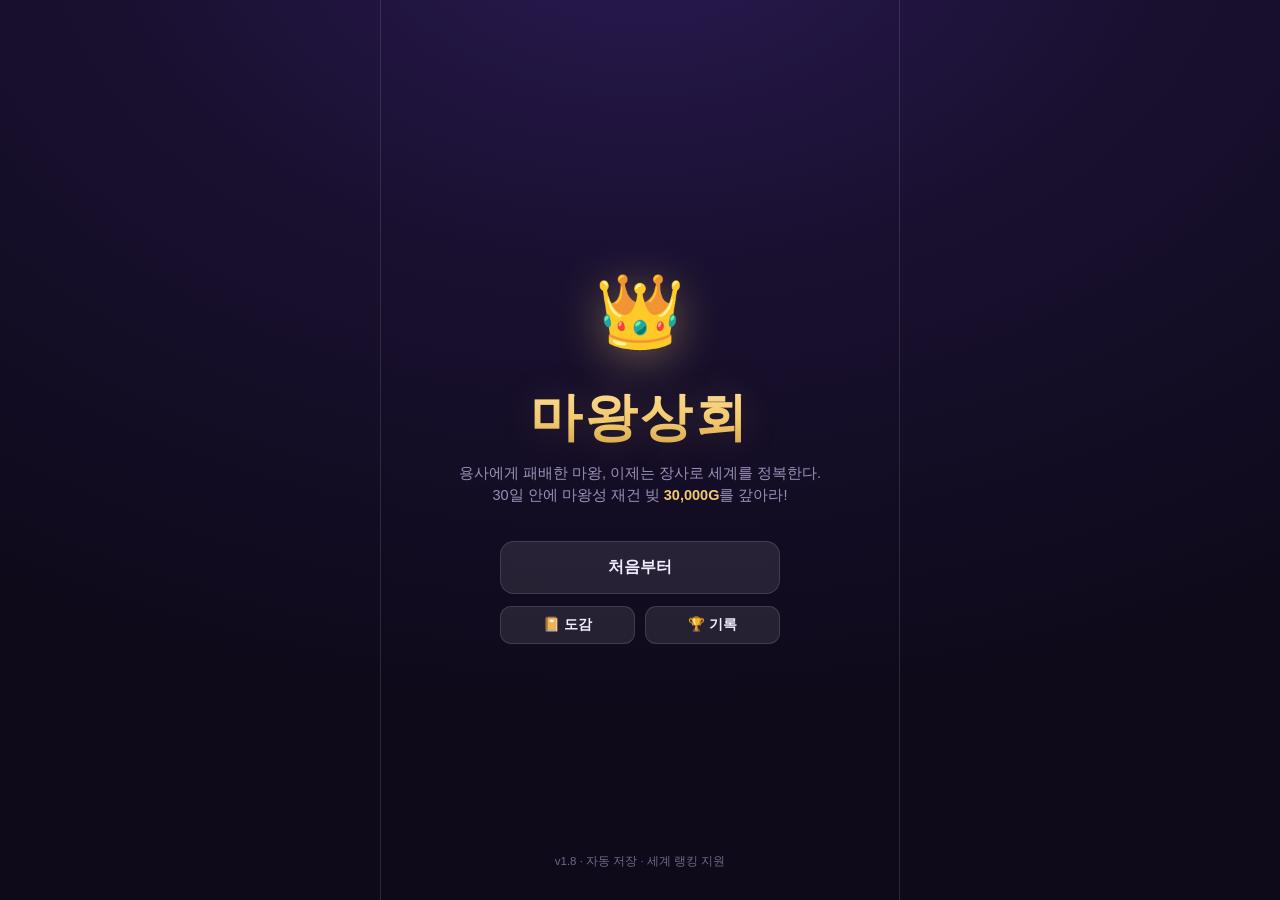
<file: maowang/index.html>
<!DOCTYPE html>
<html lang="ko">
<head>
<meta charset="UTF-8">
<meta name="viewport" content="width=device-width, initial-scale=1.0, viewport-fit=cover">
<meta name="theme-color" content="#0e0a1a">
<meta name="apple-mobile-web-app-capable" content="yes">
<meta name="apple-mobile-web-app-status-bar-style" content="black-translucent">
<title>마왕상회 — 마왕님의 아이템 상점 경영기</title>
<meta name="description" content="폐업 위기의 마왕성을 구하라! 아이템을 매입하고, 손님과 흥정하고, 30일 안에 빚을 갚는 다크 판타지 상점 경영 게임.">
<link rel="icon" href="data:image/svg+xml,<svg xmlns='http://www.w3.org/2000/svg' viewBox='0 0 100 100'><text y='.9em' font-size='90'>👑</text></svg>">
<style>
:root{
  --bg0:#0e0a1a; --bg1:#191030; --bg2:#231640;
  --card:rgba(255,255,255,.055); --card2:rgba(255,255,255,.09); --line:rgba(255,255,255,.12);
  --ink:#f2edff; --muted:#9b90b8; --gold:#f2c96d; --gold2:#ffe3a0;
  --good:#5fd9b0; --green:#57d98f; --red:#ff6b7a; --purple:#a78bfa; --blue:#7cc3ff;
  --r:16px;
}
*{box-sizing:border-box; -webkit-tap-highlight-color:transparent}
html,body{height:100%}
body{
  margin:0; background:radial-gradient(1200px 800px at 50% -10%, #2a1a52 0%, var(--bg1) 45%, var(--bg0) 100%) fixed;
  color:var(--ink);
  font:15px/1.55 -apple-system,BlinkMacSystemFont,"Pretendard","Apple SD Gothic Neo","Noto Sans KR","Malgun Gothic",sans-serif;
  -webkit-font-smoothing:antialiased; overscroll-behavior:none; -webkit-user-select:none; user-select:none;
}
button{font:inherit; color:inherit; cursor:pointer; border:0; background:none; touch-action:manipulation}
input{-webkit-user-select:text; user-select:text}
.app{max-width:520px; margin:0 auto; min-height:100dvh; display:flex; flex-direction:column; position:relative}

/* ─── 공용 ─── */
.btn{
  display:inline-flex; align-items:center; justify-content:center; gap:8px;
  background:linear-gradient(180deg,#f6d68b,#e8b653); color:#3a2705; font-weight:800;
  padding:14px 22px; border-radius:14px; font-size:16px; letter-spacing:.01em;
  box-shadow:0 4px 14px rgba(240,200,105,.25), inset 0 1px 0 rgba(255,255,255,.5);
  transition:transform .08s, filter .15s;
}
.btn:active{transform:scale(.97)}
.btn:disabled{filter:grayscale(.9) brightness(.6); cursor:default}
.btn.ghost{background:var(--card2); color:var(--ink); box-shadow:inset 0 0 0 1px var(--line)}
.btn.small{padding:9px 14px; font-size:13.5px; border-radius:11px}
.btn.danger{background:linear-gradient(180deg,#ff8a95,#e35563); color:#3d060c}
.chip{display:inline-flex; align-items:center; gap:5px; background:var(--card2); border:1px solid var(--line);
  padding:4px 10px; border-radius:999px; font-size:12px; color:var(--muted)}
.chip b{color:var(--ink)}
.card{background:var(--card); border:1px solid var(--line); border-radius:var(--r); padding:16px}
.gold{color:var(--gold); font-weight:800}
.muted{color:var(--muted)}
.sr{position:absolute; width:1px; height:1px; overflow:hidden; clip:rect(0 0 0 0)}

/* ─── 타이틀 ─── */
#scr-title{flex:1; display:flex; flex-direction:column; align-items:center; justify-content:center; text-align:center; padding:32px 24px; gap:0}
.title-crown{font-size:72px; filter:drop-shadow(0 6px 24px rgba(242,201,109,.45)); animation:float 3.2s ease-in-out infinite}
@keyframes float{0%,100%{transform:translateY(0)}50%{transform:translateY(-10px)}}
.title-name{font-size:52px; font-weight:900; letter-spacing:.06em; margin:10px 0 4px;
  background:linear-gradient(180deg,var(--gold2),var(--gold) 55%,#c99a3d); -webkit-background-clip:text; background-clip:text; color:transparent;
  text-shadow:0 0 40px rgba(242,201,109,.18)}
.title-sub{color:var(--muted); font-size:14.5px; margin:0 0 34px}
.title-btns{display:flex; flex-direction:column; gap:12px; width:min(280px,100%)}
.title-foot{position:absolute; bottom:18px; left:0; right:0; text-align:center; color:var(--muted); font-size:11.5px; opacity:.7}

/* ─── 상단바 ─── */
#topbar{position:sticky; top:0; z-index:30; backdrop-filter:blur(14px); background:rgba(14,10,26,.72);
  border-bottom:1px solid var(--line); padding:10px 14px calc(10px); display:none}
.tb-row{display:flex; align-items:center; justify-content:space-between; gap:8px}
.tb-day{font-weight:900; font-size:15px}
.tb-day small{color:var(--muted); font-weight:600; margin-left:6px}
.tb-gold{font-weight:900; color:var(--gold); font-size:16px; transition:transform .15s}
.tb-gold.bump{transform:scale(1.18)}
.tb-row2{display:flex; gap:6px; margin-top:8px; flex-wrap:wrap; align-items:center}
.repbar{flex:1; min-width:90px; height:6px; background:rgba(255,255,255,.08); border-radius:99px; overflow:hidden}
.repbar i{display:block; height:100%; background:linear-gradient(90deg,var(--purple),#c4b5fd); border-radius:99px; transition:width .4s}
#tb-menu{font-size:18px; padding:4px 8px; border-radius:9px; background:var(--card2)}

/* ─── 화면 공통 ─── */
.scr{flex:1; padding:16px 14px 110px; display:none; animation:fadein .35s}
.scr.on{display:block}
@keyframes fadein{from{opacity:0; transform:translateY(8px)}to{opacity:1; transform:none}}
.phase-head{display:flex; align-items:baseline; justify-content:space-between; margin:6px 2px 14px}
.phase-head h2{margin:0; font-size:21px; font-weight:900}
.phase-head .sub{color:var(--muted); font-size:12.5px}
.stickybar{position:fixed; bottom:0; left:0; right:0; z-index:25; padding:12px 14px calc(12px + env(safe-area-inset-bottom));
  background:linear-gradient(180deg, rgba(14,10,26,0), rgba(14,10,26,.92) 40%); display:none}
.stickybar .inner{max-width:520px; margin:0 auto; display:flex; gap:10px}
.stickybar .btn{flex:1}

/* ─── 매입 ─── */
.offer-grid{display:grid; grid-template-columns:1fr 1fr; gap:10px}
.offer{position:relative; background:var(--card); border:1px solid var(--line); border-radius:14px; padding:12px; text-align:center; transition:transform .1s, opacity .3s}
.offer .e{font-size:34px; display:block; margin-bottom:2px}
.offer .nm{font-weight:700; font-size:13.5px}
.offer .meta{font-size:11.5px; color:var(--muted); margin:2px 0 8px}
.offer .buy{width:100%; background:var(--card2); border:1px solid var(--line); border-radius:10px; padding:8px 4px; font-weight:800; font-size:13.5px; color:var(--gold)}
.offer .buy:disabled{opacity:.35}
.offer.sold-out{opacity:.35; pointer-events:none}
.offer .disc{position:absolute; top:8px; right:8px; font-size:10.5px; background:rgba(87,217,143,.15); color:var(--green); border-radius:99px; padding:2px 7px; font-weight:800}
.tier-tag{font-size:10px; font-weight:800; border-radius:5px; padding:1px 5px; vertical-align:1px}
.t1{background:rgba(124,195,255,.15); color:var(--blue)} .t2{background:rgba(167,139,250,.18); color:var(--purple)} .t3{background:rgba(242,201,109,.15); color:var(--gold)} .t4{background:rgba(255,107,122,.18); color:var(--red)}

/* ─── 영업(손님) ─── */
#cust-area{min-height:220px}
.cust-card{background:linear-gradient(180deg,var(--bg2),rgba(255,255,255,.03)); border:1px solid var(--line); border-radius:20px; padding:18px 16px 14px; position:relative; animation:custin .4s cubic-bezier(.2,.9,.3,1.2)}
@keyframes custin{from{opacity:0; transform:translateX(60px) }to{opacity:1; transform:none}}
.cust-card.shake{animation:shake .4s}
@keyframes shake{0%,100%{transform:none}25%{transform:translateX(-7px)}75%{transform:translateX(7px)}}
.cust-top{display:flex; gap:14px; align-items:center}
.cust-face{font-size:52px; line-height:1; filter:drop-shadow(0 4px 12px rgba(0,0,0,.4))}
.cust-info{flex:1}
.cust-nm{font-weight:900; font-size:16.5px}
.cust-nm .vip{color:var(--gold); font-size:11px; border:1px solid var(--gold); border-radius:5px; padding:1px 5px; margin-left:6px; vertical-align:2px}
.cust-tags{display:flex; gap:6px; margin-top:5px; flex-wrap:wrap}
.hearts{font-size:13px; letter-spacing:2px}
.bubble{margin-top:12px; background:rgba(255,255,255,.07); border:1px solid var(--line); padding:11px 14px; border-radius:4px 14px 14px 14px; font-size:14px; min-height:44px}
.bubble em{color:var(--gold2); font-style:normal; font-weight:700}
#queue-info{text-align:center; color:var(--muted); font-size:12px; margin:10px 0 4px}
.qdots{display:inline-flex; gap:4px; vertical-align:-1px; margin-left:6px}
.qdots i{width:6px;height:6px;border-radius:99px;background:var(--line)} .qdots i.done{background:var(--green)}

/* 인벤토리 */
.inv-head{display:flex; justify-content:space-between; align-items:center; margin:16px 2px 8px; font-size:13px; color:var(--muted); font-weight:700}
.inv-grid{display:grid; grid-template-columns:repeat(4,1fr); gap:8px}
.slot{aspect-ratio:1; background:var(--card); border:1px solid var(--line); border-radius:13px; display:flex; flex-direction:column; align-items:center; justify-content:center; gap:1px; position:relative; transition:all .12s}
.slot .e{font-size:26px} .slot .p{font-size:10px; color:var(--muted); font-weight:700}
.slot.sel{border-color:var(--gold); background:rgba(242,201,109,.1); box-shadow:0 0 0 2px rgba(242,201,109,.35)}
.slot.want::after{content:"!"; position:absolute; top:4px; right:6px; color:var(--green); font-weight:900; font-size:12px}
.slot.empty{opacity:.25; border-style:dashed}
.slot .e{pointer-events:none}.slot .p{pointer-events:none}

/* 가격 패널 */
#price-panel{margin-top:12px; display:none}
#price-panel.on{display:block; animation:fadein .25s}
.pp-item{display:flex; align-items:center; gap:10px; margin-bottom:10px; font-size:13.5px}
.pp-item .e{font-size:24px}
.pp-price{font-size:26px; font-weight:900; color:var(--gold); text-align:center; margin:4px 0}
.pp-pct{text-align:center; font-size:12px; color:var(--muted); margin-bottom:6px}
input[type=range]{width:100%; accent-color:var(--gold); height:32px}
.pp-presets{display:flex; gap:6px; margin:4px 0 12px}
.pp-presets button{flex:1; background:var(--card2); border:1px solid var(--line); border-radius:9px; padding:7px 0; font-size:12px; font-weight:700; color:var(--muted)}
.pp-presets button.on{color:var(--gold); border-color:var(--gold)}
.sell-actions{display:flex; gap:8px}
.sell-actions .btn{flex:1}

/* 흥정 카운터 */
#counter-box{margin-top:12px; display:none; background:rgba(242,201,109,.08); border:1px solid rgba(242,201,109,.3); border-radius:14px; padding:14px; animation:fadein .25s}
#counter-box.on{display:block}
#counter-box .cp{font-size:20px; font-weight:900; color:var(--gold)}

/* ─── 정산 ─── */
.report-rows{display:flex; flex-direction:column; gap:0}
.rr{display:flex; justify-content:space-between; padding:10px 2px; border-bottom:1px dashed rgba(255,255,255,.08); font-size:14px}
.rr:last-child{border:0}
.rr b.pos{color:var(--green)} .rr b.neg{color:var(--red)}
.debt-box{margin-top:14px}
.debt-bar{height:10px; background:rgba(255,255,255,.08); border-radius:99px; overflow:hidden; margin:10px 0 6px}
.debt-bar i{display:block; height:100%; background:linear-gradient(90deg,#e8b653,var(--gold2)); border-radius:99px; transition:width .5s}
.debt-next{font-size:12px; color:var(--muted)}
.debt-next b{color:var(--red)}
.repay-row{display:flex; gap:7px; margin-top:12px}
.repay-row .btn{flex:1; padding:11px 6px; font-size:13.5px}
.upg-grid{display:flex; flex-direction:column; gap:9px; margin-top:10px}
.upg{display:flex; align-items:center; gap:12px; background:var(--card); border:1px solid var(--line); border-radius:14px; padding:12px 14px}
.upg .e{font-size:28px}
.upg .body{flex:1} .upg .nm{font-weight:800; font-size:14px} .upg .ds{font-size:11.5px; color:var(--muted)}
.upg .lv{font-size:10.5px; color:var(--purple); font-weight:800}
.upg .btn{padding:9px 13px; font-size:12.5px; white-space:nowrap}
.event-card{margin:14px 0; background:linear-gradient(135deg, rgba(167,139,250,.14), rgba(124,195,255,.07)); border:1px solid rgba(167,139,250,.35); border-radius:16px; padding:16px; animation:fadein .4s}
.event-card .ti{font-weight:900; font-size:15px; margin-bottom:4px}
.event-card .tx{font-size:13.5px; color:#cfc6ea}
.event-card .acts{display:flex; gap:8px; margin-top:12px}
.event-card .acts .btn{flex:1; font-size:13.5px; padding:11px 8px}

/* ─── 모달/토스트 ─── */
.modal-wrap{position:fixed; inset:0; z-index:60; background:rgba(5,3,12,.7); backdrop-filter:blur(6px);
  display:none; align-items:center; justify-content:center; padding:22px}
.modal-wrap.on{display:flex; animation:fadein .2s}
.modal{width:min(420px,100%); max-height:82dvh; overflow:auto; background:var(--bg2); border:1px solid var(--line); border-radius:20px; padding:22px}
.modal h3{margin:0 0 10px; font-size:18px}
.modal .btn{width:100%; margin-top:10px}
#toast-wrap{position:fixed; top:calc(104px + env(safe-area-inset-top)); left:0; right:0; z-index:70; display:flex; flex-direction:column; align-items:center; gap:8px; pointer-events:none}
.toast{background:rgba(20,14,40,.95); border:1px solid var(--line); color:var(--ink); padding:10px 18px; border-radius:99px; font-size:13px; font-weight:700; box-shadow:0 8px 30px rgba(0,0,0,.5); animation:toastin .3s}
@keyframes toastin{from{opacity:0; transform:translateY(-12px)}to{opacity:1; transform:none}}
.toast.goldt{border-color:rgba(242,201,109,.5); color:var(--gold2)}

/* 코인 이펙트 */
.fx-coin{position:fixed; z-index:80; font-size:22px; pointer-events:none; animation:coinfly .8s forwards}
@keyframes coinfly{0%{opacity:1; transform:translateY(0) scale(1)}100%{opacity:0; transform:translateY(-90px) scale(.6)}}

/* 엔딩 */
.big-scene{flex:1; display:none; flex-direction:column; align-items:center; justify-content:center; text-align:center; padding:32px 26px; animation:fadein .5s}
.big-scene.on{display:flex}
.big-scene .e{font-size:80px; margin-bottom:14px}
.big-scene h2{font-size:28px; margin:0 0 10px}
.big-scene p{color:var(--muted); max-width:34ch; margin:0 0 26px}
.big-scene .stats{display:flex; gap:18px; margin-bottom:26px}
.big-scene .stats div{text-align:center}
.big-scene .stats b{display:block; font-size:20px; color:var(--gold)}
.big-scene .stats span{font-size:11.5px; color:var(--muted)}

/* 도감 */
.dex-grid{display:grid; grid-template-columns:repeat(4,1fr); gap:8px; margin-top:10px}
.dex-cell{background:var(--card); border:1px solid var(--line); border-radius:12px; padding:9px 4px 7px; text-align:center}
.dex-cell .e{font-size:24px; display:block; line-height:1.2}
.dex-cell .n{font-size:9.5px; color:var(--muted); display:block; margin-top:2px; white-space:nowrap; overflow:hidden; text-overflow:ellipsis}
.dex-cell .c{font-size:9px; color:var(--gold); font-weight:800}
.dex-cell.lock{opacity:.38; filter:grayscale(1)}

/* 마력 화로(합성) */
.craft-chips{display:flex; flex-wrap:wrap; gap:6px; margin:10px 0 4px}
.craft-chip{background:var(--card2); border:1px solid var(--line); border-radius:10px; padding:6px 10px; font-size:13px; cursor:pointer; transition:all .12s}
.craft-chip.sel{border-color:var(--gold); color:var(--gold2); background:rgba(242,201,109,.12)}
.craft-chip .tt{font-size:10px; color:var(--muted); margin-left:3px}

/* 엔딩 선택 */
.end-choice{display:flex; flex-direction:column; gap:10px; width:min(300px,100%); margin-bottom:8px}

/* 마왕 스킬 */
.skill-bar{display:flex; gap:6px; margin-top:10px}
.skill-btn{flex:1; background:rgba(167,139,250,.12); border:1px solid rgba(167,139,250,.35); border-radius:11px;
  padding:7px 4px; font-size:12px; font-weight:800; color:#d8ccf7; display:flex; flex-direction:column; gap:1px; align-items:center}
.skill-btn:disabled{opacity:.35}
.skill-btn .st{font-size:9px; font-weight:600; color:var(--muted)}

/* 랭킹 */
.lb-input{width:100%; background:var(--card2); border:1px solid var(--line); border-radius:12px; padding:12px 14px;
  color:var(--ink); font:inherit; margin:0 0 8px; text-align:center; outline:none}
.lb-input:focus{border-color:var(--gold)}
.lb-row{display:flex; align-items:center; gap:10px; padding:8px 2px; border-bottom:1px dashed rgba(255,255,255,.08); font-size:13.5px}
.lb-row .rk{width:26px; text-align:center; font-weight:900; color:var(--muted)}
.lb-row .rk.top{color:var(--gold)}
.lb-row .nm{flex:1; font-weight:700; overflow:hidden; text-overflow:ellipsis; white-space:nowrap}
.lb-row .sc{color:var(--gold); font-weight:800}

@media (min-width:521px){ .app{border-left:1px solid var(--line); border-right:1px solid var(--line)} }
</style>
</head>
<body>
<div class="app">

  <!-- 타이틀 -->
  <div id="scr-title">
    <div class="title-crown">👑</div>
    <h1 class="title-name">마왕상회</h1>
    <p class="title-sub">용사에게 패배한 마왕, 이제는 장사로 세계를 정복한다.<br>30일 안에 마왕성 재건 빚 <b class="gold">30,000G</b>를 갚아라!</p>
    <div class="title-btns">
      <button class="btn" id="btn-continue" style="display:none">이어하기</button>
      <button class="btn ghost" id="btn-new">처음부터</button>
      <div style="display:flex; gap:10px">
        <button class="btn ghost small" id="btn-title-dex" style="flex:1">📔 도감</button>
        <button class="btn ghost small" id="btn-title-hall" style="flex:1">🏆 기록</button>
      </div>
    </div>
    <p class="title-foot">v1.8 · 자동 저장 · 세계 랭킹 지원</p>
  </div>

  <!-- 상단바 -->
  <div id="topbar">
    <div class="tb-row">
      <div class="tb-day"><span id="tb-day"></span><small id="tb-phase"></small></div>
      <div style="display:flex; align-items:center; gap:10px">
        <div class="tb-gold" id="tb-gold">0G</div>
        <button id="tb-menu" aria-label="메뉴">☰</button>
      </div>
    </div>
    <div class="tb-row2">
      <span class="chip" id="tb-rep-chip">🏆 <b id="tb-rep-nm"></b></span>
      <div class="repbar" title="평판"><i id="tb-rep-bar"></i></div>
      <span class="chip" title="오늘 비싸게 팔리는 카테고리">📈 유행 <b id="tb-hot"></b></span>
      <span class="chip" title="오늘 안 팔리는 카테고리">📉 비인기 <b id="tb-cold"></b></span>
      <span class="chip" id="tb-debt-chip">💸 빚 <b id="tb-debt"></b></span>
    </div>
  </div>

  <!-- 매입 -->
  <div class="scr" id="scr-buy">
    <div class="phase-head">
      <h2>🌅 아침 시장</h2>
      <span class="sub">도매상에게서 오늘 팔 물건을 매입하세요</span>
    </div>
    <div class="offer-grid" id="offer-grid"></div>
    <div style="display:flex; justify-content:space-between; align-items:center; margin-top:12px">
      <span class="chip">🎒 재고 <b id="buy-inv-n"></b></span><span id="buy-quest"></span>
      <button class="btn small ghost" id="btn-refresh">🔄 새 목록 보기 <span class="gold">100G</span></button>
    </div>
    <div class="inv-head"><span>내 재고</span><span id="buy-inv-cap"></span></div>
    <div class="inv-grid" id="buy-inv"></div>
  </div>

  <!-- 영업 -->
  <div class="scr" id="scr-sell">
    <div class="phase-head">
      <h2>🕯️ 영업 중</h2>
      <span class="sub" id="sell-sub"></span>
    </div>
    <div id="queue-info"></div>
    <div id="cust-area"></div>
    <div id="counter-box"></div>
    <div id="price-panel">
      <div class="card">
        <div class="pp-item"><span class="e" id="pp-e"></span><div><b id="pp-nm"></b><div class="muted" style="font-size:11.5px">시세 <span id="pp-base"></span>G · 매입가 <span id="pp-cost"></span>G</div></div></div>
        <div class="pp-price" id="pp-price">0G</div>
        <div class="pp-pct" id="pp-pct">시세의 110%</div>
        <input type="range" id="price-range" min="50" max="250" step="5" value="110">
        <div class="pp-presets">
          <button data-pct="80">저가 80%</button>
          <button data-pct="110" class="on">적정 110%</button>
          <button data-pct="140">강경 140%</button>
          <button data-pct="180">배짱 180%</button>
        </div>
        <div class="sell-actions">
          <button class="btn" id="btn-propose">이 가격에 제안 💬</button>
        </div>
      </div>
    </div>
    <div class="inv-head"><span>진열대 <span class="muted" style="font-weight:500">(눌러서 손님에게 제안)</span></span><span id="sell-inv-cap"></span></div>
    <div class="inv-grid" id="sell-inv"></div>
  </div>

  <!-- 정산 -->
  <div class="scr" id="scr-report">
    <div class="phase-head">
      <h2>🌙 하루 정산</h2>
      <span class="sub" id="report-sub"></span>
    </div>
    <div class="card">
      <div class="report-rows" id="report-rows"></div>
    </div>
    <div id="event-slot"></div>
    <div class="card debt-box">
      <div style="display:flex; justify-content:space-between; font-size:14px"><b>💸 마왕성 재건 빚</b><b class="gold" id="debt-left"></b></div>
      <div class="debt-bar"><i id="debt-bar"></i></div>
      <div class="debt-next" id="debt-next"></div>
      <div class="repay-row">
        <button class="btn ghost small" id="repay-1000">1,000G 상환</button>
        <button class="btn ghost small" id="repay-half">절반 상환</button>
        <button class="btn small" id="repay-max">최대 상환</button>
      </div>
    </div>
    <div id="craft-sec"></div>
    <h3 style="margin:20px 2px 2px; font-size:16px">🔨 상점 투자</h3>
    <div class="upg-grid" id="upg-grid"></div>
  </div>

  <!-- 엔딩 / 게임오버 -->
  <div class="big-scene" id="scr-ending">
    <div class="e" id="ending-e">🏰✨</div>
    <h2 id="ending-title">마왕성, 부활!</h2>
    <p id="ending-txt"></p>
    <div class="end-choice" id="ending-choice">
      <button class="btn" id="btn-end-peace">🤝 용사를 스카웃한다 (평화의 길)</button>
      <button class="btn ghost" id="btn-end-conquer">😈 자본으로 재정복한다 (정복의 길)</button>
      <button class="btn ghost" id="btn-end-tycoon" style="display:none">🏦 마계 은행을 세운다 (재벌의 길)</button>
    </div>
    <div class="stats" id="ending-stats" style="display:none"></div>
    <div id="lb-box" style="display:none; width:min(300px,100%); margin-bottom:18px">
      <input class="lb-input" id="lb-name" maxlength="12" placeholder="랭킹에 남길 이름 (12자 이내)">
      <button class="btn small" id="btn-lb-submit" style="width:100%">🌍 세계 랭킹에 기록 등록</button>
    </div>
    <button class="btn" id="btn-endless" style="display:none">👑 전설의 상회로 계속하기 (무한 모드)</button>
    <button class="btn ghost" id="btn-ending-restart" style="display:none; margin-top:10px">처음부터 다시</button>
  </div>
  <div class="big-scene" id="scr-gameover">
    <div class="e">⚔️🔥</div>
    <h2>상점 압류…</h2>
    <p id="gameover-txt"></p>
    <div class="stats" id="gameover-stats"></div>
    <button class="btn" id="btn-retry">다시 도전하기</button>
  </div>

  <!-- 하단 진행 버튼 -->
  <div class="stickybar" id="stickybar"><div class="inner" id="sticky-inner"></div></div>

  <!-- 모달 -->
  <div class="modal-wrap" id="modal-wrap">
    <div class="modal" id="modal-body"></div>
  </div>

  <div id="toast-wrap"></div>
</div>

<script>
"use strict";
/* ============================================================
   마왕상회 v1.0 — 상점 경영 게임
   ============================================================ */

/* ─── 데이터 ─── */
const CATS = {
  pot:{nm:"물약", e:"🧪"}, wep:{nm:"무기", e:"⚔️"}, arm:{nm:"방어구", e:"🛡️"},
  mag:{nm:"마법", e:"📜"}, acc:{nm:"장신구", e:"💍"}, rel:{nm:"유물", e:"🗿"},
};
const ITEMS = [
  {id:"p1", nm:"하급 회복 물약", e:"🧪", cat:"pot", t:1, base:60},
  {id:"p2", nm:"마나 물약",     e:"💙", cat:"pot", t:1, base:95},
  {id:"p3", nm:"상급 회복 물약", e:"🍶", cat:"pot", t:2, base:240},
  {id:"p4", nm:"엘릭서",        e:"✨", cat:"pot", t:3, base:950},
  {id:"w1", nm:"녹슨 단검",     e:"🗡️", cat:"wep", t:1, base:85},
  {id:"w2", nm:"강철 검",       e:"⚔️", cat:"wep", t:1, base:160},
  {id:"w3", nm:"미스릴 검",     e:"🔱", cat:"wep", t:2, base:490},
  {id:"w4", nm:"용살자 대검",   e:"🐲", cat:"wep", t:3, base:1500},
  {id:"a1", nm:"가죽 갑옷",     e:"🦺", cat:"arm", t:1, base:120},
  {id:"a2", nm:"강철 방패",     e:"🛡️", cat:"arm", t:1, base:185},
  {id:"a3", nm:"미스릴 갑옷",   e:"🥋", cat:"arm", t:2, base:560},
  {id:"a4", nm:"용비늘 갑옷",   e:"🐉", cat:"arm", t:3, base:1700},
  {id:"m1", nm:"화염 주문서",   e:"📜", cat:"mag", t:1, base:115},
  {id:"m2", nm:"얼음 주문서",   e:"❄️", cat:"mag", t:1, base:135},
  {id:"m3", nm:"번개 마도서",   e:"⚡", cat:"mag", t:2, base:430},
  {id:"m4", nm:"금단의 마법서", e:"📕", cat:"mag", t:3, base:1300},
  {id:"c1", nm:"행운의 반지",   e:"💍", cat:"acc", t:1, base:105},
  {id:"c2", nm:"은 목걸이",     e:"📿", cat:"acc", t:1, base:145},
  {id:"c3", nm:"수호 부적",     e:"🧿", cat:"acc", t:2, base:390},
  {id:"c4", nm:"현자의 목걸이", e:"🔮", cat:"acc", t:3, base:1150},
  {id:"r1", nm:"고블린 금화",   e:"🪙", cat:"rel", t:1, base:75},
  {id:"r2", nm:"저주받은 인형", e:"🪆", cat:"rel", t:2, base:320},
  {id:"r3", nm:"봉인된 마검",   e:"🗡", cat:"rel", t:3, base:1800},
  {id:"r4", nm:"마족의 왕관",   e:"👑", cat:"rel", t:3, base:2100},
  {id:"p5", nm:"해독 물약",     e:"🧫", cat:"pot", t:1, base:80},
  {id:"p6", nm:"거인의 물약",   e:"🧉", cat:"pot", t:2, base:280},
  {id:"w5", nm:"사냥용 활",     e:"🏹", cat:"wep", t:1, base:130},
  {id:"w6", nm:"화염 도끼",     e:"🪓", cat:"wep", t:2, base:520},
  {id:"a5", nm:"여행자 망토",   e:"🧥", cat:"arm", t:1, base:100},
  {id:"a6", nm:"수호자 투구",   e:"🪖", cat:"arm", t:2, base:450},
  {id:"m5", nm:"바람 주문서",   e:"🌪️", cat:"mag", t:1, base:125},
  {id:"m6", nm:"소환의 룬",     e:"🔯", cat:"mag", t:2, base:470},
  {id:"c5", nm:"곰 발톱 목걸이", e:"🐾", cat:"acc", t:1, base:120},
  {id:"c6", nm:"달빛 귀걸이",   e:"🌙", cat:"acc", t:2, base:420},
  {id:"r5", nm:"고대 주화 꾸러미", e:"💰", cat:"rel", t:1, base:110},
  {id:"r6", nm:"용의 눈물",     e:"💧", cat:"rel", t:2, base:360},
  {id:"p7", nm:"신들의 넥타르", e:"🏺", cat:"pot", t:4, base:3200},
  {id:"w7", nm:"화산심장 대검", e:"🌋", cat:"wep", t:4, base:4200},
  {id:"a7", nm:"별빛 수호갑",   e:"🌌", cat:"arm", t:4, base:4000},
  {id:"m7", nm:"창세의 마도서", e:"🌠", cat:"mag", t:4, base:4500},
  {id:"c7", nm:"시간의 모래시계", e:"⌛", cat:"acc", t:4, base:3800},
  {id:"r7", nm:"세계수의 씨앗", e:"🌱", cat:"rel", t:4, base:5000},
];
const IT = Object.fromEntries(ITEMS.map(i=>[i.id,i]));

/* 손님: w = 평판레벨 0~4 별 등장 가중치 */
const CUSTS = [
  {id:"villager", nm:"마을 주민",   e:"👨‍🌾", tol:[0.95,1.25], pat:2, cats:["pot","acc"],        maxT:1, w:[5,4,3,2,1],
   greet:["요즘 몸이 예전 같지 않아서 말이야…","밭일에 쓸 만한 게 있을까?"]},
  {id:"novice",   nm:"견습 용사",   e:"🧑‍🦰", tol:[1.15,1.55], pat:3, cats:["wep","arm","pot"],   maxT:1, w:[5,5,4,3,2],
   greet:["첫 모험을 떠나요! 뭐가 필요할까요?","마왕을… 아니, 몬스터를 잡으러 갑니다!"]},
  {id:"goblin",   nm:"고블린 상인", e:"👺", tol:[0.85,1.15], pat:2, cats:["rel","wep"],          maxT:2, w:[4,3,3,2,2],
   greet:["끼끼… 싸게 주면 사겠다…","비싸면 안 산다. 끼기긱."]},
  {id:"adv",      nm:"모험가",      e:"🏹", tol:[1.05,1.40], pat:3, cats:["wep","arm","pot"],    maxT:2, w:[3,4,5,4,3],
   greet:["던전 재입장 전에 보급하러 왔소.","좋은 물건엔 값을 치르지."]},
  {id:"mage",     nm:"마법사",      e:"🧙", tol:[1.20,1.65], pat:3, cats:["mag","acc"],          maxT:2, w:[2,3,4,4,3],
   greet:["지식에는 대가가 따르는 법이지.","마력이 깃든 물건을 찾고 있네."]},
  {id:"knight",   nm:"왕국 기사",   e:"🤺", tol:[1.25,1.70], pat:2, cats:["wep","arm"],          maxT:2, w:[1,3,4,4,3],
   greet:["왕국의 이름으로, 좋은 장비를 요구한다!","무딘 검으론 명예를 지킬 수 없지."]},
  {id:"noble",    nm:"귀족",        e:"🎩", tol:[1.50,2.10], pat:2, cats:["acc","rel","mag"],    maxT:3, w:[0,1,3,4,4],
   greet:["흠, 이 가게가 요즘 소문의 그곳인가?","돈은 문제가 아니네. 품격이 문제지."]},
  {id:"lich",     nm:"리치",        e:"💀", tol:[1.40,2.00], pat:3, cats:["mag","rel"],          maxT:3, w:[0,1,2,3,4],
   greet:["산 자의 상점이라… 흥미롭군.","영겁의 시간, 돈은 쌓일 만큼 쌓였다."]},
  {id:"princess", nm:"공주",        e:"👸", tol:[1.70,2.35], pat:2, cats:["acc","rel"],          maxT:3, w:[0,0,1,2,3], vip:true,
   greet:["호위 몰래 나왔어요. 예쁜 것 보여주세요!","성 안 물건들은 죄다 지루해서요."]},
  {id:"dragon",   nm:"고룡",        e:"🐉", tol:[2.00,2.80], pat:1, cats:["rel","acc"],          maxT:3, w:[0,0,0,1,3], vip:true,
   greet:["인간의 화폐로 보물을 사는 것도 색다르군.","내 둥지에 어울릴 물건을 내놓아라."]},
  {id:"alch",     nm:"연금술사",    e:"⚗️", tol:[1.30,1.75], pat:3, cats:["pot","mag"],          maxT:3, w:[0,2,3,3,3],
   greet:["재료의 순도가 중요하네. 어디 보자…","금을 만드는 건 결국 좋은 재료지."]},
  {id:"merc",     nm:"용병대장",    e:"🪓", tol:[1.20,1.60], pat:2, cats:["wep","arm"],          maxT:3, w:[0,1,3,4,3],
   greet:["부대 전체 장비를 봐 두는 중이다.","싸구려는 부하들 목숨값이야. 좋은 걸로."]},
];

const REP_LV = [
  {min:0,   nm:"무명 상점"},
  {min:30,  nm:"뒷골목 명소"},
  {min:80,  nm:"지역 명물"},
  {min:160, nm:"왕국의 화제"},
  {min:280, nm:"전설의 상회"},
];

const UPG = {
  shelf:{nm:"진열대 확장", e:"🪑", ds:"재고 칸 +4", costs:[900,2600,6500]},
  sign:{nm:"마성의 간판", e:"🪧", ds:"하루 손님 +2명", costs:[800,2200,5500]},
  book:{nm:"흥정의 마도서", e:"📖", ds:"손님 지갑이 7% 더 열림", costs:[1200,3200,7500]},
  goblin:{nm:"고블린 조수", e:"👺", ds:"매입가 8% 할인", costs:[1800,4500]},
  deco:{nm:"마계 인테리어", e:"🕸️", ds:"평판 획득 +50%", costs:[1600,4000]},
  safe:{nm:"미믹 금고", e:"🧰", ds:"도둑을 씹어먹음", costs:[2000]},
  forge:{nm:"마력 화로", e:"⚗️", ds:"같은 카테고리·같은 티어 2개를 상위 티어로 합성", costs:[1500]},
};

const ACH = {
  first:"첫 판매", soldout:"완판", rev3000:"하루 매출 3,000G", vip:"VIP 판매",
  debtfree:"빚 완납", craft:"첫 합성", ending_peace:"평화 엔딩", ending_conquer:"정복 엔딩",
  combo5:"콤보 마스터 (x5)", bulk:"큰손과의 거래", skill:"마왕의 힘 각성",
  quest:"의뢰 완수", ending_tycoon:"재벌 엔딩", raid:"용사 격퇴",
};

const DEBT_TOTAL = 30000;
const INSTALLMENTS = [ {day:10, amt:2500}, {day:20, amt:10000}, {day:30, amt:30000} ];

/* ─── 유틸 ─── */
const $  = s => document.querySelector(s);
const $$ = s => [...document.querySelectorAll(s)];
const R  = (a,b) => a + Math.random()*(b-a);
const RI = (a,b) => Math.floor(R(a,b+1));
const pick = arr => arr[Math.floor(Math.random()*arr.length)];
const fmt = n => Math.round(n).toLocaleString("ko-KR");
const clamp = (v,a,b) => Math.max(a, Math.min(b,v));

function wpick(list, wf){
  const ws = list.map(wf); const tot = ws.reduce((a,b)=>a+b,0);
  if (tot<=0) return pick(list);
  let r = Math.random()*tot;
  for (let i=0;i<list.length;i++){ r-=ws[i]; if (r<=0) return list[i]; }
  return list[list.length-1];
}

/* ─── 사운드 (WebAudio 신스) ─── */
let AC=null;
function tone(f, dur=0.08, type="sine", vol=0.12, delay=0){
  if (!S || !S.sound) return;
  try{
    AC = AC || new (window.AudioContext||window.webkitAudioContext)();
    const t = AC.currentTime + delay;
    const o = AC.createOscillator(), g = AC.createGain();
    o.type=type; o.frequency.setValueAtTime(f,t);
    g.gain.setValueAtTime(vol,t); g.gain.exponentialRampToValueAtTime(0.0001, t+dur);
    o.connect(g); g.connect(AC.destination); o.start(t); o.stop(t+dur+0.02);
  }catch(e){}
}
const SND = {
  click:  ()=> tone(700,0.05,"square",0.05),
  buy:    ()=> { tone(520,0.07,"triangle",0.1); tone(780,0.09,"triangle",0.1,0.06); },
  coin:   ()=> { tone(988,0.07,"sine",0.12); tone(1319,0.12,"sine",0.12,0.07); },
  bigcoin:()=> { tone(988,0.07,"sine",0.13); tone(1319,0.08,"sine",0.13,0.07); tone(1568,0.16,"sine",0.13,0.14); },
  angry:  ()=> tone(150,0.25,"sawtooth",0.09),
  haggle: ()=> tone(420,0.12,"triangle",0.09),
  event:  ()=> { tone(392,0.1,"triangle",0.1); tone(494,0.1,"triangle",0.1,0.1); tone(587,0.18,"triangle",0.1,0.2); },
  fanfare:()=> [523,659,784,1047].forEach((f,i)=>tone(f,0.22,"triangle",0.12,i*0.13)),
  fail:   ()=> { tone(300,0.2,"sawtooth",0.09); tone(220,0.35,"sawtooth",0.09,0.18); },
};

/* ─── BGM (프로시저럴 다크판타지 루프) ─── */
let bgmTimer=null, bgmStep=0;
const BGM_PROG = [               // Am → F → C → G, 8분음표 아르페지오
  [220.00, 261.63, 329.63, 261.63],
  [174.61, 220.00, 261.63, 220.00],
  [130.81, 164.81, 196.00, 164.81],
  [196.00, 246.94, 293.66, 246.94],
];
function bgmNote(f, dur, type, vol){
  try{
    AC = AC || new (window.AudioContext||window.webkitAudioContext)();
    const t = AC.currentTime;
    const o = AC.createOscillator(), g = AC.createGain();
    o.type=type; o.frequency.setValueAtTime(f,t);
    g.gain.setValueAtTime(0.0001,t);
    g.gain.exponentialRampToValueAtTime(vol, t+0.04);
    g.gain.exponentialRampToValueAtTime(0.0001, t+dur);
    o.connect(g); g.connect(AC.destination); o.start(t); o.stop(t+dur+0.05);
  }catch(e){}
}
function bgmTick(){
  if (!S || S.bgm===false) return;
  const bar = Math.floor(bgmStep/4)%4, ni = bgmStep%4;
  bgmNote(BGM_PROG[bar][ni], 0.5, "triangle", 0.028);
  if (ni===0) bgmNote(BGM_PROG[bar][0]/2, 1.9, "sine", 0.05);
  bgmStep++;
}
function bgmStart(){
  try{ AC = AC || new (window.AudioContext||window.webkitAudioContext)(); if (AC.state==="suspended") AC.resume(); }catch(e){}
  if (!bgmTimer) bgmTimer = setInterval(bgmTick, 480);
}


/* ─── 상태 ─── */
const SAVE_KEY = "maowang_save_v1";
let S = null;

function newState(){
  return {
    v:1, day:1, phase:"buy", gold:1000, paid:0, rep:0,
    inv:[], up:{shelf:0,sign:0,book:0,goblin:0,deco:0,safe:0,forge:0}, bgm:true,
    mult:{}, hot:"wep", cold:"pot", offers:[], refreshed:false,
    custN:0, served:0, cur:null,
    dayStat:{rev:0,cost:0,sold:0,happy:0,angry:0,repD:0},
    buff:{festival:false, rain:false, boom:false},
    eventDone:false, sound:true, tut:{buy:false,sell:false,report:false,haggle:false},
    endless:false, total:{rev:0,sold:0}, best:0, combo:0,
    skills:{awe:false, eye:false, time:false}, quest:null, reg:{},
  };
}
function save(){
  try{ localStorage.setItem(SAVE_KEY, JSON.stringify(S)); }catch(e){}
  if (S && S.gold > M.rec.maxGold){ M.rec.maxGold = S.gold; saveMeta(); }
}
function loadSave(){ try{ const d = localStorage.getItem(SAVE_KEY); return d? JSON.parse(d): null; }catch(e){ return null; } }
function wipe(){ try{ localStorage.removeItem(SAVE_KEY); }catch(e){} }

/* 영구 기록(도감·업적·명예의 전당) — 게임을 리셋해도 유지 */
const META_KEY = "maowang_meta_v1";
let M = (function(){
  const def = {dex:{}, ach:[], endings:[], name:"", rec:{maxGold:0, bestSale:0, clears:0, endlessBestDay:0, clearGold:0}};
  try{
    const raw = JSON.parse(localStorage.getItem(META_KEY)||"{}") || {};
    const m = Object.assign({}, def, raw);
    m.rec = Object.assign({}, def.rec, raw.rec||{});
    return m;
  }catch(e){ return def; }
})();
function saveMeta(){ try{ localStorage.setItem(META_KEY, JSON.stringify(M)); }catch(e){} }
function dexAdd(id, price){
  M.dex[id] = (M.dex[id]||0)+1;
  if (price && price > M.rec.bestSale) M.rec.bestSale = price;
  saveMeta();
}

/* ─── 세계 랭킹 (Supabase, anon 공개 키 — RLS로 보호) ─── */
const LB = {
  url: "https://ovvqanauvzpqqyrulwqw.supabase.co/rest/v1/maowang_scores",
  key: "eyJhbGciOiJIUzI1NiIsInR5cCI6IkpXVCJ9.eyJpc3MiOiJzdXBhYmFzZSIsInJlZiI6Im92dnFhbmF1dnpwcXF5cnVsd3F3Iiwicm9sZSI6ImFub24iLCJpYXQiOjE3NzM0NTc2MDIsImV4cCI6MjA4OTAzMzYwMn0.0SmxNoilZ1xonp6Z3MJBMAG8KfemWHC6dYbId-LDy-4",
};
async function lbSubmit(name, mode, score, day){
  const r = await fetch(LB.url, {
    method:"POST",
    headers:{apikey:LB.key, Authorization:"Bearer "+LB.key, "Content-Type":"application/json", Prefer:"return=minimal"},
    body:JSON.stringify({name, mode, score, day}),
  });
  if (!r.ok) throw new Error("submit "+r.status);
}
async function lbTop(mode, limit, sinceISO){
  const extra = sinceISO ? `&created_at=gte.${sinceISO}` : "";
  const r = await fetch(`${LB.url}?select=name,score,day&mode=eq.${mode}&order=score.desc,created_at.asc&limit=${limit||10}${extra}`,
    {headers:{apikey:LB.key, Authorization:"Bearer "+LB.key}});
  if (!r.ok) throw new Error("top "+r.status);
  return r.json();
}
function lbNameOk(v){ const n=(v||"").trim(); return n.length>=1 && n.length<=12 ? n : null; }

function repLv(){ let l=0; REP_LV.forEach((r,i)=>{ if (S.rep>=r.min) l=i; }); return l; }
function repInfo(){
  const lv=repLv(), cur=REP_LV[lv], next=REP_LV[lv+1];
  const pct = next? clamp((S.rep-cur.min)/(next.min-cur.min)*100,0,100) : 100;
  return {lv, nm:cur.nm, pct};
}
function invCap(){ return 8 + S.up.shelf*4; }
function debtLeft(){ return DEBT_TOTAL - S.paid; }
function maxTier(){ const lv=repLv(); return lv>=4?4: lv>=3?3: lv>=1?2:1; }
function value(item){ return Math.round(item.base * (S.mult[item.cat]||1)); }
function invValue(inv){ return Math.round(value(IT[inv.id]) * (inv.fine?1.5:1)); }
function questChip(){
  const q=S.quest; if (!q) return "";
  return ` <span class="chip" style="${q.claimed?"color:var(--green); border-color:rgba(87,217,143,.4)":""}">📜 ${CATS[q.cat].nm} ${Math.min(q.done,q.n)}/${q.n}${q.claimed?" ✅":` → +${fmt(q.reward)}G`}</span>`;
}
function questProgress(cat){
  const q=S.quest; if (!q || q.claimed || cat!==q.cat) return;
  q.done++;
  if (q.done>=q.n){
    q.claimed=true; S.gold+=q.reward; S.dayStat.rev+=q.reward; S.total.rev+=q.reward;
    SND.bigcoin(); toast(`📜 오늘의 주문 완수! 보너스 +${fmt(q.reward)}G`, true);
    unlockAch("quest"); renderTop();
  }
}

/* ─── UI 헬퍼 ─── */
function toast(msg, gold=false){
  const t = document.createElement("div");
  t.className = "toast"+(gold?" goldt":"");
  t.textContent = msg;
  $("#toast-wrap").appendChild(t);
  setTimeout(()=>{ t.style.transition="opacity .4s"; t.style.opacity="0"; setTimeout(()=>t.remove(),400); }, 2200);
}
function coinFx(x,y,n=3){
  for (let i=0;i<n;i++){
    const c=document.createElement("div"); c.className="fx-coin"; c.textContent="🪙";
    c.style.left=(x+R(-24,24))+"px"; c.style.top=(y+R(-8,8))+"px"; c.style.animationDelay=(i*0.07)+"s";
    document.body.appendChild(c); setTimeout(()=>c.remove(),1000);
  }
}
function bumpGold(){
  const el=$("#tb-gold"); el.classList.remove("bump"); void el.offsetWidth; el.classList.add("bump");
}
function modal(html, opts={}){
  $("#modal-body").innerHTML = html;
  $("#modal-wrap").classList.add("on");
  if (!opts.sticky){
    $("#modal-wrap").onclick = e => { if (e.target.id==="modal-wrap") closeModal(); };
  } else $("#modal-wrap").onclick = null;
}
function closeModal(){ $("#modal-wrap").classList.remove("on"); }

function renderTop(){
  $("#topbar").style.display = "block";
  $("#tb-day").textContent = S.endless? `${S.day}일차`: `Day ${S.day}/30`;
  $("#tb-phase").textContent = {buy:"아침 시장", sell:"영업 중", report:"정산"}[S.phase]||"";
  $("#tb-gold").textContent = fmt(S.gold)+"G";
  const ri = repInfo();
  $("#tb-rep-nm").textContent = ri.nm;
  $("#tb-rep-bar").style.width = ri.pct+"%";
  $("#tb-hot").textContent = CATS[S.hot].nm;
  $("#tb-cold").textContent = CATS[S.cold].nm;
  $("#tb-debt").textContent = S.endless||debtLeft()<=0 ? "완납!" : fmt(debtLeft())+"G";
}
function showScr(id){
  $$(".scr,.big-scene").forEach(el=>el.classList.remove("on"));
  $("#scr-title").style.display="none";
  const el=$("#"+id); el.classList.add("on");
  window.scrollTo({top:0});
}
function sticky(btns){
  const bar=$("#stickybar"), inner=$("#sticky-inner");
  inner.innerHTML="";
  if (!btns || !btns.length){ bar.style.display="none"; return; }
  btns.forEach(b=>{
    const el=document.createElement("button");
    el.className="btn"+(b.ghost?" ghost":""); el.id=b.id||""; el.innerHTML=b.label;
    el.onclick=b.fn; if (b.disabled) el.disabled=true;
    inner.appendChild(el);
  });
  bar.style.display="block";
}

/* ─── 하루 시작(매입 준비) ─── */
function startDay(){
  S.phase="buy"; S.refreshed=false; S.eventDone=false;
  if (S.endless && S.day > M.rec.endlessBestDay){ M.rec.endlessBestDay = S.day; saveMeta(); }
  S.dayStat={rev:0,cost:0,sold:0,happy:0,angry:0,repD:0};
  // 시세 변동
  Object.keys(CATS).forEach(c=> S.mult[c] = +(R(0.9,1.12)).toFixed(2));
  // 유행
  const cats=Object.keys(CATS);
  S.hot = pick(cats);
  do { S.cold = pick(cats); } while (S.cold===S.hot);
  if (S.buff.boom) { /* 유행 대변동: hot 효과는 tolEff에서 강화 */ }
  // 손님 수
  let n = 8 + repLv()*2 + S.up.sign*2;
  if (S.buff.festival) n = Math.round(n*1.5);
  if (S.buff.rain) n = Math.round(n*0.65);
  S.custN = clamp(n + RI(-1,1), 4, 18);
  S.served = 0; S.cur=null; S.combo = 0;
  S.skills = {awe:false, eye:false, time:false};
  // 오늘의 주문(일일 퀘스트)
  {
    const qn = 2 + (S.day>10?1:0) + (S.day>20?1:0);
    const qc = pick(Object.keys(CATS));
    S.quest = {cat:qc, n:qn, done:0, reward:Math.round(100 + 60*qn + 30*S.day), claimed:false};
  }
  genOffers();
  // 파산 구제: 재고도 돈도 없으면 마왕의 비상금 지급
  if (!S.inv.length && S.gold < Math.min(...S.offers.map(o=>o.cost))){
    S.gold += 300;
    setTimeout(()=>toast("😈 침대 밑에서 비상금 300G를 찾았다!"), 600);
  }
  save();
  render();
  if (!S.tut.buy) tutBuy();
  else if (S.day % 15 === 0) showRaid(false);
  else if (S.day === 25 || (S.endless && S.day % 25 === 0)) showRaid(true);
}

/* ─── 용사 습격전 (15일마다) / 대천사 강림 (25일) ─── */
function showRaid(boss){
  const power = Math.round(S.inv.reduce((a,v)=>{const c=IT[v.id].cat; return a + ((c==="wep"||c==="arm")? invValue(v):0);},0) + S.rep*2);
  const enemy = boss ? 1200 + S.day*110 : 600 + S.day*80;
  const chance = clamp(power/enemy, 0.15, 0.95);
  const bribe = Math.max(500, Math.round(S.gold*(boss?0.15:0.10)));
  modal(`<h3>${boss?"⚜️ 대천사 강림!":"⚔️ 용사 파티 습격!"}</h3>
    <p style="font-size:14px; color:var(--muted)">${boss?"천계가 직접 움직였다. 대천사가 마왕상회의 문 앞에 내려섰다!":"용사 파티가 가게에 들이닥쳤다!"} 무기·방어구 재고와 명성이 곧 전투력이다.</p>
    <div class="rr"><span>😈 내 전투력</span><b>${fmt(power)}</b></div>
    <div class="rr"><span>${boss?"⚜️ 대천사":"🛡️ 용사 파티"}</span><b class="gold">${fmt(enemy)}</b></div>
    <div class="rr"><span>승리 확률</span><b>${Math.round(chance*100)}%</b></div>
    <button class="btn" id="raid-fight">⚔️ 맞서 싸운다</button>
    <button class="btn ghost" id="raid-bribe">🤫 조용히 무마한다 (${fmt(bribe)}G)</button>`, {sticky:true});
  $("#raid-fight").onclick=()=>{
    closeModal();
    if (Math.random()<chance){
      const loot=pick(ITEMS.filter(i=> boss? i.t>=3 : i.t>=2));
      S.rep += boss?30:15;
      const looted = S.inv.length<invCap();
      if (looted) S.inv.push({id:loot.id, cost:0, fine:Math.random()<(boss?0.5:0.3)});
      SND.fanfare(); unlockAch("raid");
      modal(`<h3>🏆 격퇴 성공!</h3><p style="font-size:14px; color:var(--muted)">${boss?"대천사가 날개를 접고 물러났다! 마계 전체가 술렁인다.":"용사들이 꽁무니를 뺐다!"} <b>평판 +${boss?30:15}</b>.${looted?` 놓고 간 <b>${loot.e} ${loot.nm}</b>을(를) 전리품으로 획득!`:" (재고가 가득해 전리품은 포기했다)"}</p><button class="btn" id="raid-ok">가게 문 열기</button>`, {sticky:true});
    } else {
      const loss=Math.min(S.gold, Math.max(300, Math.round(S.gold*(boss?0.20:0.15))));
      S.gold-=loss; S.rep=Math.max(0,S.rep-5);
      SND.fail();
      modal(`<h3>💥 패배…</h3><p style="font-size:14px; color:var(--muted)">가게가 털렸다. <b>−${fmt(loss)}G</b>, 평판 −5. 하지만 마왕은 오늘도 문을 연다.</p><button class="btn" id="raid-ok">가게 문 열기</button>`, {sticky:true});
    }
    $("#raid-ok").onclick=()=>{ closeModal(); save(); render(); };
  };
  $("#raid-bribe").onclick=()=>{
    if (S.gold<bribe){ toast("골드가 부족하다… 싸울 수밖에!"); return; }
    S.gold-=bribe; SND.coin(); closeModal(); save(); render();
    toast(`🤫 ${fmt(bribe)}G로 조용히 무마했다`);
  };
}

function genOffers(){
  const mt = maxTier();
  const pool = ITEMS.filter(i=>i.t<=mt);
  S.offers = [];
  for (let k=0;k<9;k++){
    // 상위 티어는 낮은 확률로
    const it = wpick(pool, i => i.t===1? 5 : i.t===2? (mt>=2?2.4:0) : i.t===3? (mt>=3?1.1:0) : (mt>=4?0.5:0));
    const disc = R(0.40,0.62);
    const fine = Math.random()<0.10;
    const cost = Math.max(10, Math.round(it.base*(S.mult[it.cat]||1)*disc*(fine?1.35:1)*(1-0.08*S.up.goblin)*(S.buff.blackmarket?0.85:1)));
    S.offers.push({id:it.id, cost, disc:Math.round((1-disc)*100), sold:false, fine});
  }
}

/* ─── 렌더: 매입 ─── */
function renderBuy(){
  showScr("scr-buy");
  const g=$("#offer-grid"); g.innerHTML="";
  S.offers.forEach((o,idx)=>{
    const it=IT[o.id];
    const d=document.createElement("div");
    d.className="offer"+(o.sold?" sold-out":"");
    d.innerHTML = `<span class="disc">-${o.disc}%</span>
      <span class="e">${it.e}</span>
      <div class="nm">${o.fine?"✨":""}${it.nm} <span class="tier-tag t${it.t}">T${it.t}</span></div>
      <div class="meta">시세 ${fmt(Math.round(value(it)*(o.fine?1.5:1)))}G${o.fine?" · 명품":""}</div>
      <button class="buy" data-i="${idx}" ${S.gold<o.cost||S.inv.length>=invCap()||o.sold?"disabled":""}>${o.sold?"품절":fmt(o.cost)+"G 매입"}</button>`;
    g.appendChild(d);
  });
  $$("#offer-grid .buy").forEach(b=> b.onclick = e=>{
    const o=S.offers[+b.dataset.i];
    if (o.sold || S.gold<o.cost || S.inv.length>=invCap()) return;
    S.gold-=o.cost; S.dayStat.cost+=o.cost;
    S.inv.push({id:o.id, cost:o.cost, fine:o.fine}); o.sold=true;
    SND.buy(); bumpGold();
    save(); renderBuy(); renderTop();
  });
  $("#buy-inv-n").textContent = `${S.inv.length}/${invCap()}`;
  $("#buy-quest").innerHTML = questChip();
  $("#buy-inv-cap").textContent = `${S.inv.length}/${invCap()}칸`;
  renderInvGrid($("#buy-inv"), null);
  $("#btn-refresh").disabled = S.refreshed || S.gold<100;
  sticky([{label:"🕯️ 영업 시작 →", id:"btn-open-shop", fn:()=>{
    const cheapest = Math.min(...S.offers.filter(o=>!o.sold).map(o=>o.cost), Infinity);
    if (!S.inv.length && S.gold >= cheapest){ toast("팔 물건이 하나도 없어요! 먼저 매입하세요"); return; }
    startSell();
  }}]);
  renderTop();
}
$("#btn-refresh").onclick = ()=>{
  if (S.refreshed || S.gold<100) return;
  S.gold-=100; S.refreshed=true; genOffers(); SND.click(); save(); renderBuy();
};

function renderInvGrid(root, onSel){
  root.innerHTML="";
  const cap=invCap();
  for (let i=0;i<cap;i++){
    const d=document.createElement("div");
    const inv=S.inv[i];
    if (inv){
      const it=IT[inv.id];
      d.className="slot"; d.dataset.idx=i;
      if (S.cur && !S.cur.gone && S.cur.want!=="any" && it.cat===S.cur.want) d.classList.add("want");
      if (S.selIdx===i) d.classList.add("sel");
      d.innerHTML=`<span class="e">${inv.fine?"✨":""}${it.e}</span><span class="p">${fmt(invValue(inv))}G</span>`;
      if (onSel) d.onclick=()=>onSel(i);
    } else { d.className="slot empty"; d.innerHTML=`<span class="e" style="font-size:14px">·</span>`; }
    root.appendChild(d);
  }
}

/* ─── 영업 ─── */
function startSell(){
  S.phase="sell"; S.selIdx=null; S.cur=null; save();
  renderSellFrame();
  if (!S.tut.sell) tutSell(); else nextCustomer();
}

function genCust(){
  const lv=repLv();
  // 대상단 큰손: 재고가 넉넉하면 낮은 확률로 전량 매입 제안
  if (S.inv.length>=4 && Math.random() < 0.05 + lv*0.01){
    const offer = Math.round(S.inv.reduce((a,v)=>a+invValue(v),0) * R(1.05,1.35));
    return { t:{nm:"대상단 큰손", e:"🧞", pat:1}, bulk:true, bulkOffer:offer,
      tol:1, want:"any", wantT:1, pat:1, greet:"", counterUsed:false, gone:false, vip:true };
  }
  const c = wpick(CUSTS, t=>t.w[lv]);
  const regN = Math.min((S.reg||{})[c.id]||0, 5);
  const tol0 = R(c.tol[0], c.tol[1]) * (1 + 0.03*regN);
  let want = Math.random()<0.25 ? "any" : pick(c.cats);
  // 진열창 효과: 취향과 겹치는 재고가 있으면 그 물건을 보고 들어온다
  const stockCats = [...new Set(S.inv.map(v=>IT[v.id].cat))];
  const overlap = c.cats.filter(x=>stockCats.includes(x));
  if (want!=="any" && overlap.length && Math.random()<0.65) want = pick(overlap);
  // 유행 카테고리 손님이 더 많이 찾음
  if (want!=="any" && Math.random()<0.3 && c.cats.includes(S.hot)) want=S.hot;
  const wantT = RI(1, Math.min(c.maxT, maxTier()));
  return {
    t:c, tol:tol0, want, wantT, pat:c.pat, greet:pick(c.greet), reg:regN,
    counterUsed:false, gone:false, vip:!!c.vip,
  };
}
function tolEff(cu, item){
  let t = cu.tol * (1 + 0.07*S.up.book);
  if (cu.awed) t *= 1.25;
  const cat = item? item.cat : cu.want;
  if (cat===S.hot)  t *= S.buff.boom? 1.55 : 1.32;
  if (cat===S.cold) t *= 0.86;
  return t;
}

function nextCustomer(){
  S.selIdx=null; S.cur=null;
  $("#price-panel").classList.remove("on");
  $("#counter-box").classList.remove("on");
  if (S.served >= S.custN){ endSellPhase(); return; }
  if (!S.inv.length){
    renderSellFrame();
    $("#cust-area").innerHTML = `<div class="cust-card" style="text-align:center; padding:30px 16px">
      <div style="font-size:40px">🧹</div><p class="muted" style="margin:10px 0 0">${S.dayStat.sold>0?"재고가 모두 팔렸습니다! 완판이에요.":"진열대가 텅 비었다… 내일을 기약하자."}</p></div>`;
    if (S.dayStat.sold >= 5) unlockAch("soldout","완판! 재고를 모두 팔았다");
    sticky([{label:"🌙 조기 마감하고 정산 →", id:"btn-early-close", fn:endSellPhase}]);
    return;
  }
  S.cur = genCust();
  save();
  renderSell();
}

function renderSellFrame(){
  showScr("scr-sell");
  $("#sell-sub").textContent = `오늘 손님 ${S.custN}명`;
  const dots = Array.from({length:S.custN},(_,i)=>`<i class="${i<S.served?"done":""}"></i>`).join("");
  $("#queue-info").innerHTML = `손님 ${Math.min(S.served+1,S.custN)} / ${S.custN} <span class="qdots">${dots}</span>${(S.combo||0)>=2?` <span class="chip" style="color:var(--gold2); border-color:rgba(242,201,109,.4)">🔥 콤보 x${S.combo}</span>`:""}${questChip()}`;
  $("#sell-inv-cap").textContent = `${S.inv.length}/${invCap()}칸`;
  renderTop();
}

function custBubble(txt){
  const b=$("#cust-bubble"); if (b) b.innerHTML=txt;
}
function heartsHtml(n){ return "❤️".repeat(Math.max(0,n)) + "🖤".repeat(Math.max(0, (S.cur?S.cur.t.pat:3) - n)); }

function renderSell(){
  renderSellFrame();
  const cu=S.cur;
  if (cu.bulk){ renderBulk(cu); return; }
  const wantTxt = cu.want==="any" ? "아무거나 좋은 물건" : `${CATS[cu.want].e} ${CATS[cu.want].nm}`;
  $("#cust-area").innerHTML = `
    <div class="cust-card" id="cust-card">
      <div class="cust-top">
        <div class="cust-face">${cu.t.e}</div>
        <div class="cust-info">
          <div class="cust-nm">${cu.t.nm}${cu.vip?'<span class="vip">VIP</span>':""}</div>
          <div class="cust-tags">
            <span class="chip">🛍️ <b>${wantTxt}</b></span>
            <span class="chip hearts" id="cust-hearts">${heartsHtml(cu.pat)}</span>${cu.reg?`<span class="chip" style="color:var(--green)">💚 단골 x${cu.reg}</span>`:""}
          </div>
        </div>
      </div>
      <div class="bubble" id="cust-bubble">"${cu.greet}" <br><span class="muted" style="font-size:12.5px">— <em>${wantTxt}</em>${cu.want!=="any"?"을(를) 찾고 있다":""}</span></div>
    </div>`;
  renderInvGrid($("#sell-inv"), selectItem);
  renderSkillBar();
  sticky([{label:"손님 보내기 😶", ghost:true, id:"btn-skip", fn:()=>{
    SND.click(); custLeaves(0, `"${cu.t.nm}이(가) 조용히 가게를 나섰다."`);
  }}]);
}

function renderBulk(cu){
  $("#cust-area").innerHTML = `
    <div class="cust-card" id="cust-card">
      <div class="cust-top">
        <div class="cust-face">🧞</div>
        <div class="cust-info">
          <div class="cust-nm">대상단 큰손<span class="vip">VIP</span></div>
          <div class="cust-tags"><span class="chip">💰 <b>전량 매입 제안</b></span></div>
        </div>
      </div>
      <div class="bubble" id="cust-bubble">"진열대의 물건, <em>전부</em> 내가 사지. ${S.inv.length}개 일괄 <em>${fmt(cu.bulkOffer)}G</em> — 어떤가?"</div>
    </div>`;
  renderInvGrid($("#sell-inv"), null);
  sticky([
    {label:`💰 전부 판다 (+${fmt(cu.bulkOffer)}G)`, id:"btn-bulk-sell", fn:()=>{
      cu.gone=true;
      const n=S.inv.length;
      S.inv.forEach(v=>{ dexAdd(v.id, 0); questProgress(IT[v.id].cat); });
      S.gold+=cu.bulkOffer; S.dayStat.rev+=cu.bulkOffer; S.dayStat.sold+=n;
      S.total.rev+=cu.bulkOffer; S.total.sold+=n;
      if (cu.bulkOffer > M.rec.bestSale){ M.rec.bestSale = cu.bulkOffer; saveMeta(); }
      S.inv=[];
      const repGain=Math.round((4+n)*(1+0.5*S.up.deco));
      S.rep+=repGain; S.dayStat.repD+=repGain;
      SND.bigcoin(); bumpGold(); toast(`🧞 전량 판매! +${fmt(cu.bulkOffer)}G · 평판 +${repGain}`, true);
      unlockAch("vip","VIP 손님에게 판매"); unlockAch("bulk");
      S.served++; save(); renderTop(); sticky([]);
      setTimeout(nextCustomer, 1100);
    }},
    {label:"거절", ghost:true, id:"btn-bulk-decline", fn:()=>{
      SND.click(); custLeaves(0, `"아쉽군. 다음에 또 보지." 큰손이 떠났다.`);
    }},
  ]);
}

/* ─── 마왕 스킬 (하루 1회씩) ─── */
const SKILLS = [
  {k:"awe",  e:"😈", nm:"위압",     need:0, tip:"지갑 +25%"},
  {k:"eye",  e:"🔮", nm:"심안",     need:1, tip:"한계 표시"},
  {k:"time", e:"⏳", nm:"시간왜곡", need:2, tip:"손님 +3"},
];
function renderSkillBar(){
  const cu=S.cur; if (!cu || cu.gone || cu.bulk) return;
  const lv=repLv();
  let bar=$("#skill-bar");
  if (!bar){ bar=document.createElement("div"); bar.id="skill-bar"; bar.className="skill-bar"; $("#cust-area").appendChild(bar); }
  bar.innerHTML = SKILLS.map(d=>{
    const locked=lv<d.need, used=!!S.skills[d.k];
    return `<button class="skill-btn" data-k="${d.k}" ${locked||used?"disabled":""}>${d.e} ${d.nm}<span class="st">${locked?`평판 Lv${d.need} 해금`:used?"오늘 사용됨":d.tip}</span></button>`;
  }).join("");
  $$("#skill-bar .skill-btn").forEach(b=> b.onclick=()=>useSkill(b.dataset.k));
}
function useSkill(k){
  const cu=S.cur; if (!cu || cu.gone || S.skills[k]) return;
  S.skills[k]=true; unlockAch("skill"); SND.event();
  if (k==="awe"){ cu.awed=true; custBubble(`😈 <em>마왕의 위압!</em> 손님이 움찔하며 지갑을 고쳐 잡는다…`); if (S.selIdx!=null) updatePrice(); }
  if (k==="eye"){ cu.revealed=true; toast("🔮 심안 — 손님의 지갑 한계가 보인다"); if (S.selIdx!=null) updatePrice(); }
  if (k==="time"){ S.custN=Math.min(S.custN+3, 25); toast("⏳ 시간 왜곡 — 오늘 손님 +3명"); renderSellFrame(); }
  save(); renderSkillBar();
}

function selectItem(i){
  if (!S.cur || S.cur.gone) return;
  S.selIdx=i; SND.click();
  const inv=S.inv[i], it=IT[inv.id];
  renderInvGrid($("#sell-inv"), selectItem);
  const pp=$("#price-panel"); pp.classList.add("on");
  $("#counter-box").classList.remove("on");
  $("#pp-e").textContent=it.e; $("#pp-nm").textContent=(inv.fine?"✨ ":"")+it.nm;
  $("#pp-base").textContent=fmt(invValue(inv)); $("#pp-cost").textContent=fmt(inv.cost);
  const range=$("#price-range");
  range.oninput=updatePrice;
  updatePrice();
  if (!S.tut.haggle){ S.tut.haggle=true; save();
    toast("💡 가격을 정하고 '제안'을 눌러 흥정하세요"); }
  pp.scrollIntoView({behavior:"smooth", block:"nearest"});
}
function updatePrice(){
  const inv=S.inv[S.selIdx]; if (!inv) return;
  const pct=+$("#price-range").value;
  const price=Math.max(1, Math.round(invValue(inv)*pct/100));
  $("#pp-price").textContent = fmt(price)+"G";
  $("#pp-pct").textContent = `시세의 ${pct}%`;
  if (S.cur && S.cur.revealed && !S.cur.gone){
    const it2=IT[inv.id];
    const lim=Math.floor(invValue(inv)*tolEff(S.cur,it2)*(it2.t<S.cur.wantT?0.85:1));
    $("#pp-pct").textContent += ` · 🔮 한계 ~${fmt(lim)}G`;
  }
  $$(".pp-presets button").forEach(b=> b.classList.toggle("on", +b.dataset.pct===pct));
}
$$(".pp-presets button").forEach(b=> b.onclick=()=>{ $("#price-range").value=b.dataset.pct; SND.click(); updatePrice(); });

$("#btn-propose").onclick = ()=>{
  if (S.selIdx==null || !S.cur || S.cur.gone) return;
  const inv=S.inv[S.selIdx];
  const price=Math.max(1, Math.round(invValue(inv) * (+$("#price-range").value)/100));
  propose(price);
};

function propose(price){
  const cu=S.cur, inv=S.inv[S.selIdx], it=IT[inv.id];
  const V=invValue(inv), r=price/V, eff=tolEff(cu,it);
  // 카테고리 불일치
  if (cu.want!=="any" && it.cat!==cu.want){
    cu.pat--;
    $("#cust-card").classList.remove("shake"); void $("#cust-card").offsetWidth;
    $("#cust-card").classList.add("shake");
    $("#cust-hearts").innerHTML = heartsHtml(cu.pat);
    SND.haggle();
    if (cu.pat<=0){ custLeaves(-1, `"필요한 걸 안 보여주는군." ${cu.t.nm}이(가) 실망하며 떠났다.`); return; }
    custBubble(`"음… 그건 내가 찾는 물건이 아니야. <em>${CATS[cu.want].nm}</em>은 없나?"`);
    return;
  }
  // 티어 미달 (원하는 등급보다 낮으면 관대하게 허용하되 지갑 축소)
  const tierPenalty = it.t < cu.wantT ? 0.85 : 1;
  const effT = eff * tierPenalty;

  if (r <= effT*0.92){
    saleDone(price, 2, `"오, 이 가격에?! 바로 사겠소!"`);
  } else if (r <= effT){
    saleDone(price, 1, `"…좋아, 적당하군. 사지."`);
  } else if (r <= effT*1.45 && !cu.counterUsed){
    cu.counterUsed=true;
    const cPrice=Math.max(1, Math.round(V*effT*R(0.80,0.93)));
    cu.counterPrice=cPrice;
    SND.haggle();
    custBubble(`"흠, 너무 비싼데… <em>${fmt(cPrice)}G</em>면 사겠소."`);
    const cb=$("#counter-box");
    cb.classList.add("on");
    const selAt = S.selIdx;
    cb.innerHTML = `<div style="font-size:13px; margin-bottom:4px">🤝 손님의 역제안</div>
      <div class="cp">${fmt(cPrice)}G <span class="muted" style="font-size:12px; font-weight:600">(내 매입가 ${fmt(inv.cost)}G)</span></div>
      <div class="sell-actions" style="margin-top:10px">
        <button class="btn small" id="btn-accept-counter">✅ 수락하고 판매</button>
        <button class="btn small ghost" id="btn-insist">🔁 재제안</button>
        <button class="btn small ghost" id="btn-decline-counter">😶 보내기</button>
      </div>`;
    $("#btn-accept-counter").onclick=()=>{ S.selIdx=selAt; saleDone(cPrice, 1, `"거래 성사! 좋은 흥정이었소."`); };
    $("#btn-insist").onclick=()=>{ cb.classList.remove("on"); custBubble(`"…얼마면 되겠나. 마지막 기회요."`); toast("⚠️ 마지막 제안! 너무 비싸면 떠납니다"); };
    $("#btn-decline-counter").onclick=()=>{ SND.click(); custLeaves(0, `"인연이 아니군." ${cu.t.nm}이(가) 아쉬워하며 떠났다.`); };
  } else if (cu.counterUsed && (r <= effT*1.08 || (cu.counterPrice && price <= cu.counterPrice*1.12))){
    saleDone(price, 0, `"…독하군. 하지만 물건은 좋으니, 사겠소."`);
  } else {
    custLeaves(-2, `"바가지를 씌우다니!" ${cu.t.nm}이(가) 화를 내며 떠났다. (평판 하락)`);
    SND.angry();
  }
}

function saleDone(price, happy, line){
  const cu=S.cur, inv=S.inv[S.selIdx], it=IT[inv.id];
  cu.gone=true;
  S.inv.splice(S.selIdx,1); S.selIdx=null;
  S.gold+=price;
  S.dayStat.rev+=price; S.dayStat.sold++; S.total.rev+=price; S.total.sold++;
  if (happy>=1) S.dayStat.happy++;
  const repGain = Math.round(((happy===2?3: happy===1?2:1) + (cu.vip?2:0)) * (1+0.5*S.up.deco));
  S.rep+=repGain; S.dayStat.repD+=repGain;
  S.best = Math.max(S.best, price);
  S.combo = (S.combo||0)+1;
  let tip = 0;
  if (S.combo>=2){ tip = Math.round(price*0.04*Math.min(S.combo-1,5)); S.gold+=tip; S.dayStat.rev+=tip; S.total.rev+=tip; }
  if (S.combo>=5) unlockAch("combo5");
  questProgress(it.cat);
  if (happy>=1 && cu.t.id){ S.reg=S.reg||{}; if ((S.reg[cu.t.id]||0)<5 && Math.random()<0.4) S.reg[cu.t.id]=(S.reg[cu.t.id]||0)+1; }
  dexAdd(it.id, price);
  bumpGold(); (price>=800?SND.bigcoin:SND.coin)();
  const card=$("#cust-card");
  if (card){ const rc=card.getBoundingClientRect(); coinFx(rc.left+rc.width/2, rc.top+rc.height/2, price>=800?6:3); }
  custBubble(`${line} <br><span class="muted" style="font-size:12px">+${fmt(price)}G${tip?` · 🔥콤보 팁 +${fmt(tip)}G`:""} · 평판 +${repGain}</span>`);
  $("#price-panel").classList.remove("on");
  $("#counter-box").classList.remove("on");
  if (S.total.sold===1) unlockAch("first","첫 판매 달성!");
  if (S.dayStat.rev>=3000) unlockAch("rev3000","하루 매출 3,000G 돌파");
  if (cu.vip) unlockAch("vip","VIP 손님에게 판매");
  S.served++;
  renderInvGrid($("#sell-inv"), selectItem);
  renderTop(); save();
  sticky([]);
  setTimeout(nextCustomer, 1100);
}

function custLeaves(repD, line){
  const cu=S.cur; if (!cu || cu.gone) return;
  cu.gone=true;
  if (repD<0){ S.rep=Math.max(0,S.rep+repD*1); S.dayStat.repD+=repD; if (repD<=-2){ S.dayStat.angry++; S.combo=0; } }
  custBubble(`<span class="muted">${line}</span>`);
  $("#price-panel").classList.remove("on");
  $("#counter-box").classList.remove("on");
  S.served++;
  renderTop(); save();
  sticky([]);
  setTimeout(nextCustomer, 1000);
}

function endSellPhase(){
  S.phase="report"; S.cur=null; save();
  render();
  if (!S.tut.report) tutReport();
}

/* ─── 정산 ─── */
function renderReport(){
  showScr("scr-report");
  craftSel=[];
  $("#report-sub").textContent = `Day ${S.day} 결과`;
  const st=S.dayStat;
  const profit = st.rev - st.cost;
  $("#report-rows").innerHTML = `
    <div class="rr"><span>💰 오늘 매출</span><b class="pos">+${fmt(st.rev)}G</b></div>
    <div class="rr"><span>📦 매입 지출</span><b class="neg">−${fmt(st.cost)}G</b></div>
    <div class="rr"><span>📈 순이익</span><b class="${profit>=0?"pos":"neg"}">${profit>=0?"+":"−"}${fmt(Math.abs(profit))}G</b></div>
    <div class="rr"><span>🛍️ 판매 ${st.sold}건 · 😊 만족 ${st.happy} · 😡 분노 ${st.angry}</span><b class="${st.repD>=0?"pos":"neg"}">평판 ${st.repD>=0?"+":""}${st.repD}</b></div>`;
  // 이벤트
  const slot=$("#event-slot"); slot.innerHTML="";
  if (!S.eventDone){ S.eventDone=true; rollEvent(slot); save(); }
  renderDebt();
  renderCraft();
  renderUpgrades();
  sticky([{label: nextDayLabel(), id:"btn-next-day", fn:nextDay}]);
  renderTop();
}

/* ─── 마력 화로(합성) ─── */
let craftSel=[];
const CRAFT_FEE = {2:120, 3:500, 4:1500};
function renderCraft(){
  const sec=$("#craft-sec");
  if (!S.up.forge){ sec.innerHTML=""; return; }
  craftSel = craftSel.filter(i=> i < S.inv.length);
  const chips = S.inv.map((v,i)=>{
    const it=IT[v.id];
    return `<span class="craft-chip ${craftSel.includes(i)?"sel":""}" data-i="${i}">${it.e} ${it.nm}<span class="tt">T${it.t}</span></span>`;
  }).join("") || `<span class="muted" style="font-size:12.5px">합성할 재고가 없습니다.</span>`;
  // 유효성 판정
  let actHtml="";
  if (craftSel.length===2){
    const a=IT[S.inv[craftSel[0]].id], b=IT[S.inv[craftSel[1]].id];
    if (a.cat!==b.cat) actHtml=`<div class="muted" style="font-size:12.5px; margin-top:6px">⚠️ 같은 카테고리 2개가 필요합니다.</div>`;
    else if (a.t!==b.t) actHtml=`<div class="muted" style="font-size:12.5px; margin-top:6px">⚠️ 같은 티어 2개가 필요합니다.</div>`;
    else if (a.t>=4) actHtml=`<div class="muted" style="font-size:12.5px; margin-top:6px">⚠️ T4는 이미 최고 티어입니다.</div>`;
    else {
      const target=a.t+1, fee=CRAFT_FEE[target];
      actHtml=`<button class="btn small" id="btn-craft" style="margin-top:8px" ${S.gold<fee?"disabled":""}>🔥 합성하기 → ${CATS[a.cat].nm} T${target} <span style="font-weight:600">(비용 ${fmt(fee)}G)</span></button>`;
    }
  } else {
    actHtml=`<div class="muted" style="font-size:12.5px; margin-top:6px">재료 2개를 선택하세요 (${craftSel.length}/2)</div>`;
  }
  sec.innerHTML = `<div class="card" style="margin-top:14px; border-color:rgba(242,201,109,.25)">
    <div style="display:flex; justify-content:space-between; font-size:14px"><b>⚗️ 마력 화로</b><span class="muted" style="font-size:11.5px">같은 카테고리·티어 2개 → 상위 티어</span></div>
    <div class="craft-chips">${chips}</div>${actHtml}</div>`;
  $$("#craft-sec .craft-chip").forEach(ch=> ch.onclick=()=>{
    const i=+ch.dataset.i; SND.click();
    if (craftSel.includes(i)) craftSel=craftSel.filter(x=>x!==i);
    else if (craftSel.length<2) craftSel.push(i);
    renderCraft();
  });
  const cb=$("#btn-craft");
  if (cb) cb.onclick=doCraft;
}
function doCraft(){
  const [i1,i2]=[...craftSel].sort((a,b)=>b-a);
  const invA=S.inv[i1], invB=S.inv[i2];
  const a=IT[invA.id];
  const target=a.t+1, fee=CRAFT_FEE[target];
  if (S.gold<fee) return;
  const pool=ITEMS.filter(x=> x.cat===a.cat && x.t===target);
  if (!pool.length) return;
  const res=pick(pool);
  S.gold-=fee;
  S.inv.splice(i1,1); S.inv.splice(i2,1);
  S.inv.push({id:res.id, cost:invA.cost+invB.cost+fee});
  craftSel=[];
  SND.bigcoin(); bumpGold();
  toast(`⚗️ 합성 성공! ${res.e} ${res.nm} 획득`, true);
  unlockAch("craft");
  save(); renderCraft(); renderDebt(); renderUpgrades(); renderTop();
  sticky([{label: nextDayLabel(), id:"btn-next-day", fn:nextDay}]);
}
function nextDayLabel(){
  const chk = INSTALLMENTS.find(i=>i.day===S.day);
  if (!S.endless && chk) return `⚖️ 상환 심판의 날! 다음 날 → (${fmt(chk.amt)}G 필요)`;
  return "🌅 다음 날 →";
}
function renderDebt(){
  const left=debtLeft();
  $("#debt-left").textContent = left<=0? "완납! 🎉" : fmt(left)+"G 남음";
  $("#debt-bar").style.width = clamp(S.paid/DEBT_TOTAL*100,0,100)+"%";
  const next = INSTALLMENTS.find(i=> S.paid < i.amt && i.day >= S.day);
  const missed = INSTALLMENTS.find(i=> i.day===S.day && S.paid<i.amt);
  if (S.endless || left<=0) $("#debt-next").innerHTML = "빚에서 해방된 자유로운 마왕! 이제 순수한 장사의 길.";
  else if (missed) $("#debt-next").innerHTML = `⚠️ <b>오늘이 상환일!</b> 자정까지 누적 <b>${fmt(missed.amt)}G</b>를 갚지 못하면 상점이 압류됩니다.`;
  else if (next) $("#debt-next").innerHTML = `다음 상환일: <b>Day ${next.day}</b>까지 누적 ${fmt(next.amt)}G (현재 ${fmt(S.paid)}G 상환)`;
  $("#repay-1000").disabled = S.gold<1000 || left<=0;
  $("#repay-half").disabled = S.gold<2 || left<=0;
  $("#repay-max").disabled = S.gold<1 || left<=0;
}
function repay(amount){
  const amt = Math.min(amount, S.gold, debtLeft());
  if (amt<=0) return;
  S.gold-=amt; S.paid+=amt;
  SND.coin(); bumpGold();
  toast(`💸 ${fmt(amt)}G 상환! (누적 ${fmt(S.paid)}G)`, true);
  if (debtLeft()<=0){ SND.fanfare(); toast("🎉 빚 완납!!", true); unlockAch("debtfree","빚 30,000G 완납"); }
  save(); renderDebt(); renderTop();
  sticky([{label: nextDayLabel(), id:"btn-next-day", fn:nextDay}]);
}
$("#repay-1000").onclick=()=>repay(1000);
$("#repay-half").onclick=()=>repay(Math.floor(S.gold/2));
$("#repay-max").onclick=()=>repay(S.gold);

function renderUpgrades(){
  const g=$("#upg-grid"); g.innerHTML="";
  Object.entries(UPG).forEach(([k,u])=>{
    const lv=S.up[k], max=u.costs.length, done=lv>=max;
    const cost=done?0:u.costs[lv];
    const d=document.createElement("div"); d.className="upg";
    d.innerHTML=`<span class="e">${u.e}</span>
      <div class="body"><div class="nm">${u.nm} <span class="lv">${done?"MAX":`Lv.${lv}/${max}`}</span></div><div class="ds">${u.ds}</div></div>
      <button class="btn small ${done?"ghost":""}" data-k="${k}" ${done||S.gold<cost?"disabled":""}>${done?"완료":fmt(cost)+"G"}</button>`;
    g.appendChild(d);
  });
  $$("#upg-grid button").forEach(b=> b.onclick=()=>{
    const k=b.dataset.k, u=UPG[k], lv=S.up[k];
    if (lv>=u.costs.length || S.gold<u.costs[lv]) return;
    S.gold-=u.costs[lv]; S.up[k]++;
    SND.buy(); bumpGold();
    toast(`🔨 ${u.nm} Lv.${S.up[k]}!`);
    save(); renderUpgrades(); renderCraft(); renderDebt(); renderTop();
    sticky([{label: nextDayLabel(), id:"btn-next-day", fn:nextDay}]);
  });
}

/* ─── 이벤트 ─── */
function rollEvent(slot){
  S.buff={festival:false, rain:false, boom:false, blackmarket:false};
  if (Math.random()>0.62) return;
  const lv=repLv();
  const evts=[
    {w:3, nm:"🌩️ 폭우 예보", tx:"내일은 비가 온다. 손님 발길이 줄어들 것이다… (내일 손님 −35%)",
     fn:()=>{ S.buff.rain=true; }},
    {w:3, nm:"🎪 마을 축제", tx:"내일 마을에 축제가 열린다! 손님이 몰려올 것이다. (내일 손님 +50%)",
     fn:()=>{ S.buff.festival=true; }},
    {w:3, nm:"🔥 유행 대폭발", tx:"음유시인이 노래를 퍼뜨렸다. 내일 유행 아이템의 인기가 치솟는다! (유행 보너스 대폭 증가)",
     fn:()=>{ S.buff.boom=true; }},
    {w:(S.up.safe||S.day<4)?(S.up.safe?1:0):3, nm:"🦹 밤도둑", tx:null, choice:false,
     fn:()=>{
       if (S.up.safe){ return {nm:"🦹 밤도둑…의 최후", tx:"밤중에 도둑이 들었지만, 미믹 금고가 맛있게 씹어먹었다. 피해 없음! 👍"}; }
       const loss=Math.min(S.gold, 400, Math.max(80, Math.round(S.gold*0.10)));
       S.gold-=loss;
       return {nm:"🦹 밤도둑", tx:`밤사이 도둑이 금고를 털었다… <b class="gold">−${fmt(loss)}G</b> (미믹 금고를 사면 막을 수 있다)`};
     }},
    {w:2, nm:"🧝 순회 상인", tx:"신비한 순회 상인이 희귀한 물건을 헐값에 내놓았다.", choice:true,
     make:()=>{
       const mt=maxTier();
       const pool=ITEMS.filter(i=> i.t===Math.min(3, mt+ (Math.random()<0.4?1:0)) );
       const it=pick(pool.length?pool:ITEMS);
       const cost=Math.round(it.base*0.45);
       return {nm:"🧝 순회 상인", tx:`순회 상인이 <b>${it.e} ${it.nm}</b> <span class="muted">(시세 ${fmt(it.base)}G)</span>을 단돈 <b class="gold">${fmt(cost)}G</b>에 판다!`,
         acts:[
           {label:`💰 산다 (${fmt(cost)}G)`, fn:(el)=>{
             if (S.gold<cost){ toast("골드가 부족해요!"); return; }
             if (S.inv.length>=invCap()){ toast("재고 칸이 가득!"); return; }
             S.gold-=cost; S.inv.push({id:it.id, cost}); SND.buy(); bumpGold();
             el.innerHTML=`<div class="ti">🧝 순회 상인</div><div class="tx">"좋은 안목이군." — ${it.nm}을(를) 손에 넣었다!</div>`;
             save(); renderTop();
           }},
           {label:"넘긴다", ghost:true, fn:(el)=>{ el.innerHTML=`<div class="ti">🧝 순회 상인</div><div class="tx">상인은 안개처럼 사라졌다…</div>`; }},
         ]};
     }},
    {w:2, nm:"🕵️ 용사군 정찰병", tx:"정찰병이 가게를 기웃거린다. '이 가게… 수상한데?'", choice:true,
     make:()=>{
       const bribe=300+lv*200;
       return {nm:"🕵️ 용사군 정찰병", tx:`용사군 정찰병이 가게 정체를 눈치챘다! 어떻게 할까?`,
         acts:[
           {label:`🤫 입막음 (${fmt(bribe)}G)`, fn:(el)=>{
             if (S.gold<bribe){ toast("골드가 부족해요!"); return; }
             S.gold-=bribe; SND.coin(); bumpGold();
             el.innerHTML=`<div class="ti">🕵️ 정찰병</div><div class="tx">"…난 아무것도 못 봤다." 정찰병이 휘파람을 불며 사라졌다.</div>`;
             save(); renderTop();
           }},
           {label:"😈 마왕의 눈빛으로 위협", ghost:true, fn:(el)=>{
             if (Math.random()<0.55){
               S.rep+=6;
               el.innerHTML=`<div class="ti">🕵️ 정찰병</div><div class="tx">"히익—!!" 도망쳤다. 목격자들이 감탄했다. <b>평판 +6</b></div>`;
             } else {
               S.rep=Math.max(0,S.rep-8);
               el.innerHTML=`<div class="ti">🕵️ 정찰병</div><div class="tx">"마, 마왕이다!!" 소문이 퍼졌다… <b>평판 −8</b></div>`;
               SND.angry();
             }
             save(); renderTop();
           }},
         ]};
     }},
    {w: lv>=1?2:0, nm:"🏰 왕실 납품", tx:null, choice:false,
     fn:()=>{
       if (!S.inv.length) return {nm:"🏰 왕실 납품 제안", tx:"왕실 집사가 찾아왔지만, 팔 재고가 없어 아쉽게 돌아갔다."};
       const idx=RI(0,S.inv.length-1);
       const inv=S.inv[idx], it=IT[inv.id];
       const p=Math.round(value(it)*1.35);
       S.inv.splice(idx,1); S.gold+=p; S.rep+=3; S.total.rev+=p; S.total.sold++;
       dexAdd(it.id, p);
       SND.bigcoin();
       return {nm:"🏰 왕실 납품", tx:`왕실 집사가 <b>${it.e} ${it.nm}</b>을(를) 시세보다 후하게 사 갔다! <b class="gold">+${fmt(p)}G</b>, 평판 +3`};
     }},
    {w:2, nm:"💌 팬레터", tx:null, choice:false,
     fn:()=>{ S.rep+=5; return {nm:"💌 팬레터", tx:"단골이 감사 편지를 보냈다. 마왕은 아무도 안 볼 때 세 번 다시 읽었다. <b>평판 +5</b>"}; }},
    {w:2, nm:"🕯️ 감정가 방문", tx:null, choice:false,
     fn:()=>{
       const cand=S.inv.filter(v=>!v.fine);
       if (!cand.length) return {nm:"🕯️ 감정가 방문", tx:"떠돌이 감정가가 다녀갔지만, 감정할 물건이 없었다."};
       const v=pick(cand); v.fine=true;
       return {nm:"🕯️ 감정가 방문", tx:`감정가의 외눈이 번뜩였다. <b>${IT[v.id].e} ${IT[v.id].nm}</b>은(는) 사실 <b>✨명품</b>이었다! (가치 1.5배)`};
     }},
    {w:2, nm:"🌒 암시장 초대장", tx:"검은 두건의 상인이 초대장을 내민다…", choice:true,
     make:()=>({nm:"🌒 암시장 초대장", tx:"내일 아침 매물을 <b>15% 더 싸게</b> 살 수 있다. 대신 소문이 돌면 <b>평판 −3</b>.",
       acts:[
         {label:"🌒 간다 (내일 매입 −15%)", fn:(el)=>{ S.buff.blackmarket=true; S.rep=Math.max(0,S.rep-3);
           el.innerHTML=`<div class="ti">🌒 암시장</div><div class="tx">주소가 적힌 쪽지를 받았다. 내일 새벽이 기대된다… <b>평판 −3</b></div>`; save(); renderTop(); }},
         {label:"거절한다", ghost:true, fn:(el)=>{ el.innerHTML=`<div class="ti">🌒 암시장</div><div class="tx">"현명한 선택일지도." 상인은 어둠에 녹아들었다.</div>`; }},
       ]})},
  ];
  const ev = wpick(evts.filter(e=>e.w>0), e=>e.w);
  SND.event();
  const card=document.createElement("div"); card.className="event-card"; slot.appendChild(card);
  if (ev.choice){
    const data=ev.make();
    card.innerHTML=`<div class="ti">${data.nm}</div><div class="tx">${data.tx}</div>`;
    const acts=document.createElement("div"); acts.className="acts"; card.appendChild(acts);
    data.acts.forEach(a=>{
      const b=document.createElement("button"); b.className="btn small"+(a.ghost?" ghost":""); b.textContent=a.label;
      b.onclick=()=>a.fn(card);
      acts.appendChild(b);
    });
  } else if (ev.fn){
    const res=ev.fn() || {nm:ev.nm, tx:ev.tx};
    card.innerHTML=`<div class="ti">${res.nm}</div><div class="tx">${res.tx}</div>`;
    renderTop();
  } else {
    ev.fn && ev.fn();
    card.innerHTML=`<div class="ti">${ev.nm}</div><div class="tx">${ev.tx}</div>`;
  }
}

/* ─── 다음 날 / 엔딩 ─── */
function nextDay(){
  // 상환 체크
  const chk = INSTALLMENTS.find(i=>i.day===S.day);
  if (!S.endless && chk && S.paid < chk.amt){
    gameOver(chk);
    return;
  }
  if (!S.endless && S.day>=30){
    if (S.paid>=DEBT_TOTAL) { ending(); return; }
  }
  S.day++;
  startDay();
}

function ending(){
  SND.fanfare();
  showScr("scr-ending");
  $("#topbar").style.display="none"; sticky([]);
  M.rec.clears++; M.rec.clearGold = Math.max(M.rec.clearGold, S.gold); saveMeta();
  $("#ending-e").textContent="🏰✨";
  $("#ending-title").textContent="마왕성, 부활!";
  $("#ending-txt").textContent = "30일 만에 빚 30,000G를 완납했다. 금고는 다시 차오르고, 마왕성의 깃발이 올라간다. 이제… 마왕의 다음 행보는?";
  $("#ending-choice").style.display="";
  $("#btn-end-tycoon").style.display = S.gold>=20000 ? "" : "none"; // 히든 엔딩: 잔액 2만+
  $("#ending-stats").style.display="none";
  $("#btn-endless").style.display="none";
  $("#btn-ending-restart").style.display="none";
  $("#ending-stats").innerHTML = `
    <div><b>${fmt(S.total.rev)}G</b><span>누적 매출</span></div>
    <div><b>${S.total.sold}</b><span>판매 건수</span></div>
    <div><b>${repInfo().nm}</b><span>최종 명성</span></div>`;
  save();
}
function endingEpilogue(kind){
  $("#ending-choice").style.display="none";
  if (kind==="peace"){
    $("#ending-e").textContent="🤝🏰";
    $("#ending-title").textContent="평화 엔딩 — 종족 통합 상회";
    $("#ending-txt").textContent = "마왕은 용사를 영업부장으로 스카웃했다. 마족과 인간이 나란히 줄을 서는 세계 최초의 종족 통합 상회. 전쟁보다 세일이 무섭다는 것을, 세상이 배웠다.";
    if (!M.endings.includes("peace")) M.endings.push("peace");
    unlockAch("ending_peace");
  } else if (kind==="tycoon"){
    $("#ending-e").textContent="🏦😈";
    $("#ending-title").textContent="재벌 엔딩 — 마계 은행";
    $("#ending-txt").textContent = "빚을 다 갚고도 금고에 2만 골드. 마왕은 그 돈으로 은행을 세웠다. 이자율은 악마적이지만, 어차피 왕국 재정보다는 낫다며 오늘도 창구에 줄이 늘어선다.";
    if (!M.endings.includes("tycoon")) M.endings.push("tycoon");
    unlockAch("ending_tycoon");
  } else {
    $("#ending-e").textContent="😈👑";
    $("#ending-title").textContent="정복 엔딩 — 골드 이즈 파워";
    $("#ending-txt").textContent = "마왕은 군대 대신 자본을 일으켰다. 왕국의 상권을 하나씩 인수하더니, 마침내 왕실마저 대출을 받으러 왔다. 칼 한 번 뽑지 않은 세계 정복 — 완료.";
    if (!M.endings.includes("conquer")) M.endings.push("conquer");
    unlockAch("ending_conquer");
  }
  saveMeta();
  SND.fanfare();
  $("#ending-stats").style.display="";
  $("#btn-endless").style.display="";
  $("#btn-ending-restart").style.display="";
  // 세계 랭킹 등록 (클리어 잔액이 점수)
  $("#lb-box").style.display="";
  $("#lb-name").value = M.name||"";
  const sb=$("#btn-lb-submit");
  sb.disabled=false; sb.textContent="🌍 세계 랭킹에 기록 등록";
  sb.onclick=async()=>{
    const name=lbNameOk($("#lb-name").value);
    if (!name){ toast("이름을 1~12자로 입력하세요"); return; }
    sb.disabled=true; sb.textContent="등록 중…";
    try{
      await lbSubmit(name, "clear", S.gold, 30);
      M.name=name; saveMeta();
      sb.textContent="✅ 등록 완료!";
      toast(`🌍 세계 랭킹 등록! ${name} — ${fmt(S.gold)}G`, true);
      SND.coin();
    }catch(e){
      sb.disabled=false; sb.textContent="🌍 세계 랭킹에 기록 등록";
      toast("⚠️ 등록 실패 — 네트워크 연결을 확인하세요");
    }
  };
}
$("#btn-end-peace").onclick=()=>endingEpilogue("peace");
$("#btn-end-conquer").onclick=()=>endingEpilogue("conquer");
$("#btn-end-tycoon").onclick=()=>endingEpilogue("tycoon");
$("#btn-endless").onclick=()=>{ S.endless=true; S.day++; save(); startDay(); };
$("#btn-ending-restart").onclick=()=>{ wipe(); location.reload(); };

function gameOver(chk){
  SND.fail();
  showScr("scr-gameover");
  $("#topbar").style.display="none"; sticky([]);
  $("#gameover-txt").textContent = `Day ${S.day} 상환일까지 누적 ${fmt(chk.amt)}G를 갚지 못했다 (상환액 ${fmt(S.paid)}G). 용사군이 들이닥쳐 상점을 압류했다… 하지만 마왕은 포기하지 않는다.`;
  $("#gameover-stats").innerHTML = `
    <div><b>${S.day}일</b><span>버틴 날</span></div>
    <div><b>${fmt(S.total.rev)}G</b><span>누적 매출</span></div>
    <div><b>${S.total.sold}</b><span>판매 건수</span></div>`;
  wipe();
}
$("#btn-retry").onclick=()=>{ wipe(); location.reload(); };

/* ─── 업적 ─── */
function unlockAch(id, label){
  if (M.ach.includes(id)) return;
  M.ach.push(id);
  toast(`🏅 업적 달성 — ${label||ACH[id]||id}`, true);
  saveMeta();
}

/* ─── 튜토리얼 ─── */
function tutBuy(){
  S.tut.buy=true; save();
  modal(`<h3>👑 마왕님, 어서오세요!</h3>
    <p style="font-size:14px; color:var(--muted)">용사에게 패배한 뒤, 마왕성 재건 자금 <b class="gold">30,000G</b>이 빚으로 남았습니다. <b>30일</b> 안에 갚아야 합니다.</p>
    <p style="font-size:14px; color:var(--muted)">매일 아침 <b>시장에서 물건을 매입</b>하고, 낮에 <b>손님과 흥정해 판매</b>하고, 밤에 <b>정산·상환·투자</b>를 합니다.</p>
    <p style="font-size:14px; color:var(--muted)">💡 상단의 <b>📈 유행</b> 카테고리는 손님들이 비싸게 사줍니다. 유행을 노려 매입하세요!</p>
    <button class="btn" id="tut-ok">장사 시작! 🔥</button>`, {sticky:true});
  $("#tut-ok").onclick=()=>{ SND.click(); closeModal(); };
}
function tutSell(){
  S.tut.sell=true; save();
  modal(`<h3>🕯️ 흥정의 기술</h3>
    <p style="font-size:14px; color:var(--muted)">① 손님이 <b>원하는 카테고리</b>를 확인하고, 진열대에서 맞는 물건(<b style="color:var(--green)">!</b> 표시)을 누르세요.</p>
    <p style="font-size:14px; color:var(--muted)">② 슬라이더로 가격을 정해 <b>제안</b>하세요. 싸면 바로 사고, 좀 비싸면 <b>역제안(흥정)</b>이 오고, 너무 비싸면 화내며 떠납니다.</p>
    <p style="font-size:14px; color:var(--muted)">③ 부자 손님(귀족·공주·고룡)은 지갑이 큽니다. 배짱 가격도 통해요. 😈</p>
    <button class="btn" id="tut-ok2">첫 손님 받기</button>`, {sticky:true});
  $("#tut-ok2").onclick=()=>{ SND.click(); closeModal(); nextCustomer(); };
}
function tutReport(){
  S.tut.report=true; save();
  modal(`<h3>🌙 밤의 마왕은 CFO</h3>
    <p style="font-size:14px; color:var(--muted)">번 돈으로 <b>빚을 상환</b>하세요. <b>Day 10 / 20 / 30</b>이 상환 심판의 날입니다. 그날까지 누적 상환액이 모자라면 <b style="color:var(--red)">상점 압류(게임 오버)</b>!</p>
    <p style="font-size:14px; color:var(--muted)">남는 돈은 <b>상점 투자</b>에 쓰세요. 간판(손님↑), 진열대(재고↑), 흥정 마도서(지갑↑)가 초반 추천입니다.</p>
    <button class="btn" id="tut-ok3">정산 확인</button>`, {sticky:true});
  $("#tut-ok3").onclick=()=>{ SND.click(); closeModal(); };
}

/* ─── 메뉴 ─── */
$("#tb-menu").onclick=()=>{
  const dexN = ITEMS.filter(i=>M.dex[i.id]).length;
  modal(`<h3>⚙️ 마왕의 집무실</h3>
    <div class="rr"><span>🏅 업적</span><b>${M.ach.length} / ${Object.keys(ACH).length}</b></div>
    <div class="rr"><span>📔 판매 도감</span><b>${dexN} / ${ITEMS.length}</b></div>
    <div class="rr"><span>💾 저장</span><b class="muted" style="font-weight:600">자동 (이 브라우저)</b></div>
    <button class="btn ghost" id="mn-dex">📔 판매 도감</button>
    <button class="btn ghost" id="mn-hall">🏆 명예의 전당</button>
    <button class="btn ghost" id="mn-sound">🔊 효과음 ${S.sound?"끄기":"켜기"}</button>
    <button class="btn ghost" id="mn-bgm">🎵 배경음악 ${S.bgm!==false?"끄기":"켜기"}</button>
    <button class="btn danger" id="mn-reset">처음부터 다시 시작</button>
    <button class="btn" id="mn-close">계속하기</button>`);
  $("#mn-dex").onclick=showDex;
  $("#mn-hall").onclick=showHall;
  $("#mn-sound").onclick=()=>{ S.sound=!S.sound; save(); closeModal(); toast(S.sound?"🔊 효과음 켜짐":"🔇 효과음 꺼짐"); };
  $("#mn-bgm").onclick=()=>{ S.bgm=!(S.bgm!==false); save(); closeModal(); toast(S.bgm?"🎵 배경음악 켜짐":"🔇 배경음악 꺼짐"); };
  $("#mn-close").onclick=()=>{ SND.click(); closeModal(); };
  $("#mn-reset").onclick=()=>{
    modal(`<h3>⚠️ 정말 초기화할까요?</h3><p class="muted" style="font-size:13.5px">진행 중인 게임이 사라집니다. (도감·업적·명예의 전당 기록은 유지됩니다)</p>
      <button class="btn danger" id="mn-reset2">네, 갈아엎습니다</button><button class="btn ghost" id="mn-back">취소</button>`);
    $("#mn-reset2").onclick=()=>{ wipe(); location.reload(); };
    $("#mn-back").onclick=closeModal;
  };
};

function showDex(){
  const dexN = ITEMS.filter(i=>M.dex[i.id]).length;
  const cells = ITEMS.map(it=>{
    const n=M.dex[it.id]||0;
    return n
      ? `<div class="dex-cell"><span class="e">${it.e}</span><span class="n">${it.nm}</span><span class="c">${n}회 판매</span></div>`
      : `<div class="dex-cell lock"><span class="e">❓</span><span class="n">???</span><span class="c">&nbsp;</span></div>`;
  }).join("");
  modal(`<h3>📔 판매 도감 <span class="muted" style="font-size:13px; font-weight:600">${dexN}/${ITEMS.length}</span></h3>
    <p class="muted" style="font-size:12px; margin:0">한 번이라도 판매한 물건이 기록됩니다. 리셋해도 사라지지 않아요.</p>
    <div class="dex-grid">${cells}</div>
    <button class="btn" id="dex-close">닫기</button>`);
  $("#dex-close").onclick=closeModal;
}
function showHall(){
  const achList = Object.entries(ACH).map(([id,nm])=>
    `<span class="chip" style="margin:2px 2px 0 0; ${M.ach.includes(id)?"border-color:rgba(242,201,109,.5)":"opacity:.4"}">${M.ach.includes(id)?"🏅":"🔒"} ${nm}</span>`).join("");
  const endTxt = M.endings.length ? M.endings.map(e=>e==="peace"?"🤝 평화":e==="tycoon"?"🏦 재벌":"😈 정복").join(" · ") : "아직 없음";
  modal(`<h3>🏆 명예의 전당</h3>
    <div class="rr"><span>👑 빚 완납(클리어)</span><b>${M.rec.clears}회</b></div>
    <div class="rr"><span>💰 최고 보유 골드</span><b class="gold">${fmt(M.rec.maxGold)}G</b></div>
    <div class="rr"><span>💎 최고가 판매</span><b class="gold">${fmt(M.rec.bestSale)}G</b></div>
    <div class="rr"><span>🏰 클리어 시 잔액 최고</span><b class="gold">${fmt(M.rec.clearGold)}G</b></div>
    <div class="rr"><span>♾️ 무한 모드 최장</span><b>${M.rec.endlessBestDay? M.rec.endlessBestDay+"일차":"—"}</b></div>
    <div class="rr"><span>🎬 수집한 엔딩</span><b>${endTxt}</b></div>
    <div style="margin-top:10px">${achList}</div>
    <button class="btn ghost" id="hall-world">🌍 세계 랭킹 보기</button>
    ${M.rec.endlessBestDay>0?`<button class="btn ghost" id="hall-endless-sub">♾️ 무한 모드 기록 등록 (${M.rec.endlessBestDay}일차)</button>`:""}
    <button class="btn" id="hall-close">닫기</button>`);
  $("#hall-close").onclick=closeModal;
  $("#hall-world").onclick=showWorld;
  const es=$("#hall-endless-sub");
  if (es) es.onclick=showEndlessSubmit;
}

function lbRows(list, mode){
  if (!list.length) return `<p class="muted" style="font-size:13px; margin:8px 0">아직 기록이 없습니다. 1등의 기회!</p>`;
  return list.map((r,i)=>`<div class="lb-row">
    <span class="rk ${i<3?"top":""}">${["🥇","🥈","🥉"][i]||i+1}</span>
    <span class="nm">${String(r.name).replace(/[<>&]/g,c=>({"<":"&lt;",">":"&gt;","&":"&amp;"}[c]))}</span>
    <span class="sc">${mode==="clear"? fmt(r.score)+"G" : fmt(r.score)+"일차"}</span>
  </div>`).join("");
}
async function showWorld(){
  modal(`<h3>🌍 세계 랭킹</h3><p class="muted" style="font-size:12.5px; margin:4px 0 0">불러오는 중…</p>`);
  try{
    const now = new Date();
    const season = `${now.getFullYear()}-${String(now.getMonth()+1).padStart(2,"0")}-01`;
    const [clears, endless] = await Promise.all([lbTop("clear",10,season), lbTop("endless",10)]);
    modal(`<h3>🌍 세계 랭킹</h3>
      <h4 style="margin:12px 0 2px; font-size:14px">👑 클리어 — ${now.getMonth()+1}월 시즌</h4>${lbRows(clears,"clear")}
      <h4 style="margin:16px 0 2px; font-size:14px">♾️ 무한 모드 — 도달 일차</h4>${lbRows(endless,"endless")}
      <button class="btn" id="world-close">닫기</button>`);
  }catch(e){
    modal(`<h3>🌍 세계 랭킹</h3><p class="muted" style="font-size:13px">⚠️ 불러오기 실패 — 네트워크 연결을 확인하세요.</p>
      <button class="btn" id="world-close">닫기</button>`);
  }
  $("#world-close").onclick=closeModal;
}
function showEndlessSubmit(){
  modal(`<h3>♾️ 무한 모드 기록 등록</h3>
    <p class="muted" style="font-size:13px">최장 기록 <b class="gold">${M.rec.endlessBestDay}일차</b>를 세계 랭킹에 올립니다.</p>
    <input class="lb-input" id="lb-name2" maxlength="12" placeholder="랭킹에 남길 이름 (12자 이내)" value="${(M.name||"").replace(/"/g,"")}">
    <button class="btn" id="btn-lb-submit2">등록하기</button>
    <button class="btn ghost" id="lb2-close">취소</button>`);
  $("#lb2-close").onclick=closeModal;
  const sb=$("#btn-lb-submit2");
  sb.onclick=async()=>{
    const name=lbNameOk($("#lb-name2").value);
    if (!name){ toast("이름을 1~12자로 입력하세요"); return; }
    sb.disabled=true; sb.textContent="등록 중…";
    try{
      await lbSubmit(name, "endless", M.rec.endlessBestDay, M.rec.endlessBestDay);
      M.name=name; saveMeta();
      toast(`🌍 무한 모드 ${M.rec.endlessBestDay}일차 기록 등록!`, true);
      SND.coin(); closeModal();
    }catch(e){
      sb.disabled=false; sb.textContent="등록하기";
      toast("⚠️ 등록 실패 — 네트워크 연결을 확인하세요");
    }
  };
}

/* ─── 렌더 디스패치 ─── */
function render(){
  renderTop();
  if (S.phase==="buy") renderBuy();
  else if (S.phase==="sell"){ renderSellFrame(); if (S.cur && !S.cur.gone) renderSell(); else nextCustomer(); }
  else if (S.phase==="report") renderReport();
}

/* ─── 부팅 ─── */
(function boot(){
  const sv = loadSave();
  if (sv && sv.v===1 && !sv.gameOver){
    $("#btn-continue").style.display="";
    $("#btn-continue").onclick=()=>{
      S=sv;
      // 구버전 저장 마이그레이션
      S.up.forge = S.up.forge||0;
      S.skills = S.skills||{awe:false, eye:false, time:false};
      S.reg = S.reg||{};
      if (S.bgm===undefined) S.bgm=true;
      if (Array.isArray(S.ach)){ S.ach.forEach(a=>{ if(!M.ach.includes(a)) M.ach.push(a); }); saveMeta(); }
      SND.click(); bgmStart();
      if (!S.mult || !Object.keys(S.mult).length){ startDay(); } else render();
    };
  }
  $("#btn-new").onclick=()=>{
    if (sv){ if (!confirm("기존 저장이 있습니다. 새로 시작하면 사라집니다. 계속할까요?")) return; }
    wipe(); S=newState(); SND.click(); bgmStart(); startDay();
  };
  $("#btn-title-dex").onclick=showDex;
  $("#btn-title-hall").onclick=showHall;
})();
</script>
</body>
</html>
</file>
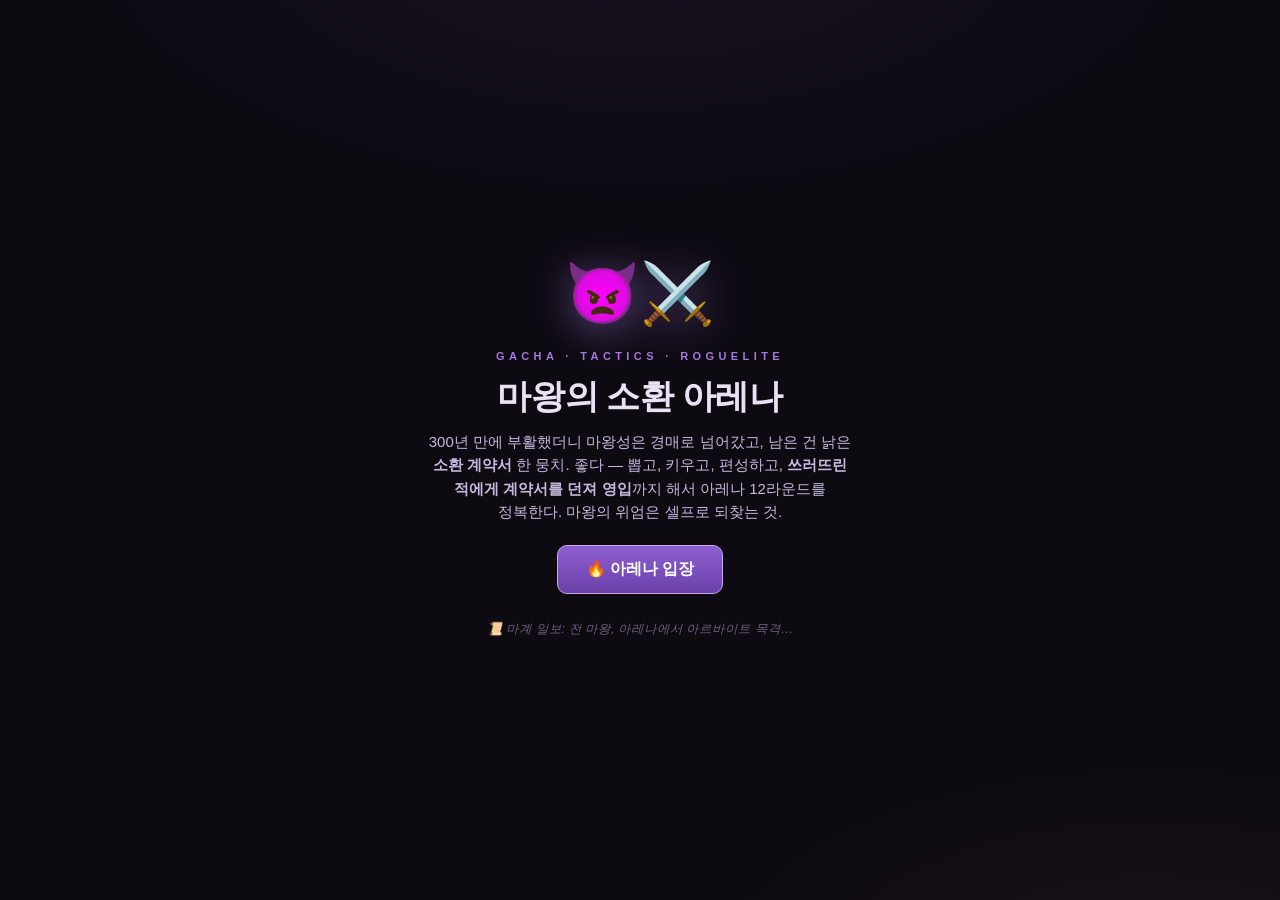
<file: arena.html>
<!DOCTYPE html>
<html lang="ko">
<head>
<meta charset="UTF-8">
<meta name="viewport" content="width=device-width, initial-scale=1.0, viewport-fit=cover">
<title>마왕의 소환 아레나 — 뽑고, 키우고, 머리 쓰는 오토배틀</title>
<meta name="description" content="계약서로 랜덤 용병을 소환하고, 시너지 편성으로 아레나 12라운드를 돌파하라. 브라우저에서 바로 즐기는 로그라이트 오토배틀러.">
<link rel="icon" href="data:image/svg+xml,<svg xmlns='http://www.w3.org/2000/svg' viewBox='0 0 100 100'><text y='.9em' font-size='90'>👿</text></svg>">
<style>
:root{
  --bg:#0d0a12; --bg2:#141019; --panel:#1c1626; --panel2:#251d32; --panel3:#2f2540;
  --line:#3c3052; --line2:#4f4069;
  --ink:#e9e2f5; --ink-dim:#c5b9dd; --muted:#93869f; --faint:#6b5f78;
  --gold:#e0b04c; --gold-soft:#f2d387; --purple:#a678e0; --red:#e06060; --green:#7fc470; --blue:#6fa8dc;
  --t1:#9aa0a6; --t2:#7fc470; --t3:#6fa8dc; --t4:#a678e0; --t5:#e0b04c;
  --shadow:0 10px 30px rgba(0,0,0,.6); --radius:12px;
  --serif:"Iowan Old Style","Palatino Linotype","Noto Serif KR",Georgia,serif;
  --sans:-apple-system,BlinkMacSystemFont,"Segoe UI","Pretendard","Noto Sans KR",Roboto,sans-serif;
}
*{box-sizing:border-box;-webkit-tap-highlight-color:transparent}
html,body{height:100%}
body{margin:0;background:var(--bg);color:var(--ink);font:15px/1.55 var(--sans);word-break:keep-all;
  background-image:radial-gradient(1000px 500px at 50% -10%,rgba(166,120,224,.07),transparent 60%),
  radial-gradient(800px 400px at 90% 110%,rgba(224,176,76,.05),transparent 60%);-webkit-font-smoothing:antialiased}
h1,h2,h3,.serif{font-family:var(--serif)}
button{font-family:inherit;cursor:pointer}
::selection{background:rgba(166,120,224,.35)}
#app{max-width:900px;margin:0 auto;min-height:100dvh;display:flex;flex-direction:column;padding:0 10px}
.screen{display:none;flex:1;flex-direction:column;animation:fadeIn .3s ease}
.screen.on{display:flex}
@keyframes fadeIn{from{opacity:0;transform:translateY(6px)}to{opacity:1;transform:none}}
.btn{display:inline-flex;align-items:center;justify-content:center;gap:6px;background:var(--panel3);color:var(--ink);
  border:1px solid var(--line2);border-radius:10px;padding:10px 16px;font-size:14px;font-weight:700;
  transition:transform .06s,background .15s,border-color .15s}
.btn:hover{background:#3a2e50;border-color:var(--purple)}
.btn:active{transform:translateY(1px)}
.btn:disabled{opacity:.35;cursor:not-allowed;transform:none}
.btn.gold{background:linear-gradient(180deg,#e6bb58,#b8862b);color:#241a06;border-color:#f2d387}
.btn.gold:hover{filter:brightness(1.08)}
.btn.purple{background:linear-gradient(180deg,#8d5fd0,#6a41a8);border-color:#c9a6f0;color:#fff}
.btn.red{background:linear-gradient(180deg,#b0473f,#7e2f2a);border-color:#d08a84;color:#ffe9e6}
.btn.ghost{background:transparent}
.btn.sm{padding:5px 10px;font-size:12px;border-radius:8px}
.btn.block{width:100%}
.panel{background:linear-gradient(180deg,var(--panel2),var(--panel));border:1px solid var(--line);border-radius:var(--radius);
  box-shadow:inset 0 1px 0 rgba(255,255,255,.04)}
.muted{color:var(--muted)} .gold-text{color:var(--gold)} .purple-text{color:var(--purple)}
.red-text{color:var(--red)} .green-text{color:var(--green)}
.tag{display:inline-block;font-size:10.5px;font-weight:800;letter-spacing:.06em;padding:2px 7px;border-radius:999px;border:1px solid var(--line2);color:var(--muted)}
.hr{border:0;border-top:1px solid var(--line);margin:12px 0}

/* ===== title ===== */
#screen-title{align-items:center;justify-content:center;text-align:center;padding:24px}
.title-emblem{font-size:60px;filter:drop-shadow(0 6px 20px rgba(166,120,224,.5))}
.title-tag{font-size:11px;letter-spacing:.4em;color:var(--purple);text-transform:uppercase;font-weight:800;margin:8px 0 6px}
#screen-title h1{font-size:34px;margin:0 0 6px;letter-spacing:-.01em}
#screen-title .sub{color:var(--ink-dim);max-width:52ch;margin:0 auto 22px}
.ticker{margin-top:26px;font-size:12.5px;color:var(--faint);min-height:20px;font-style:italic}

/* ===== hub ===== */
.hub-head{display:flex;align-items:center;justify-content:space-between;padding:14px 4px 10px}
.hub-head h2{margin:0;font-size:20px}
.gem{color:var(--purple);font-weight:800}
.hub-grid{display:grid;grid-template-columns:1fr 1fr;gap:10px}
@media(max-width:640px){.hub-grid{grid-template-columns:1fr}}
.upg{padding:12px 14px;display:flex;justify-content:space-between;align-items:center;gap:10px}
.upg b{font-size:14px}
.upg .desc{font-size:12px;color:var(--muted)}
.dex-grid{display:grid;grid-template-columns:repeat(auto-fill,minmax(86px,1fr));gap:8px;padding:4px 0}
.dex-cell{border:1px solid var(--line);border-radius:10px;padding:8px 4px;text-align:center;background:var(--panel)}
.dex-cell .e{font-size:26px}
.dex-cell .n{font-size:11px;color:var(--ink-dim);margin-top:2px}
.dex-cell .s{font-size:10px;color:var(--gold)}
.dex-cell.locked{opacity:.35;filter:grayscale(1)}
.advisor{display:flex;gap:10px;align-items:flex-start;padding:12px 14px;margin:12px 0}
.advisor .face{font-size:30px}
.advisor .say{font-size:13px;color:var(--ink-dim)}
.advisor .who{font-size:11px;color:var(--purple);font-weight:800;letter-spacing:.08em}

/* ===== run/shop ===== */
.run-head{display:flex;flex-wrap:wrap;gap:8px 14px;align-items:center;justify-content:space-between;padding:12px 4px 8px;font-size:14px}
.run-head .stat{font-weight:800}
.boardwrap{display:flex;flex-direction:column;gap:6px;margin:6px 0}
.rowlabel{font-size:11px;color:var(--faint);letter-spacing:.1em;text-transform:uppercase;padding-left:2px}
.slots{display:grid;grid-template-columns:repeat(4,1fr);gap:8px}
.slots.bench{grid-template-columns:repeat(5,1fr)}
@media(max-width:480px){.slot,.ucard{min-height:84px}.ucard .e{font-size:23px}}
.slot{min-height:96px;border:1px dashed var(--line2);border-radius:12px;display:flex;align-items:center;justify-content:center;position:relative;background:rgba(0,0,0,.15)}
.slot.sel-target{border-color:var(--gold);box-shadow:0 0 0 2px rgba(224,176,76,.25);cursor:pointer}
.ucard{width:100%;height:100%;min-height:96px;border-radius:12px;border:1.5px solid var(--line2);padding:6px 4px 5px;display:flex;flex-direction:column;align-items:center;justify-content:center;gap:1px;cursor:pointer;background:linear-gradient(180deg,var(--panel3),var(--panel));position:relative;transition:transform .08s}
.ucard:hover{transform:translateY(-2px)}
.ucard.selected{border-color:var(--gold);box-shadow:0 0 0 2px rgba(224,176,76,.4)}
.ucard .e{font-size:28px;line-height:1}
.ucard .n{font-size:11px;font-weight:700;color:var(--ink-dim);white-space:nowrap;overflow:hidden;max-width:100%;text-overflow:ellipsis}
.ucard .st{font-size:12px;font-weight:800}
.ucard .stars{font-size:10px;color:var(--gold);letter-spacing:1px;height:12px}
.ucard .fac{position:absolute;top:4px;right:5px;font-size:9.5px;font-weight:800;opacity:.85}
.t1{border-color:#5b6066}.t2{border-color:#4e7a45}.t3{border-color:#44688a}.t4{border-color:#6c4e94}.t5{border-color:#94742c;background:linear-gradient(180deg,#3a2f16,#241c0d)}
.shoprow{display:grid;grid-template-columns:repeat(4,1fr);gap:8px;margin:8px 0 4px}
.shopcard{border-radius:12px;border:1.5px solid var(--line2);padding:8px 4px;display:flex;flex-direction:column;align-items:center;gap:2px;cursor:pointer;background:linear-gradient(180deg,var(--panel3),var(--panel));transition:transform .08s}
.shopcard:hover{transform:translateY(-2px)}
.shopcard.sold{opacity:.25;pointer-events:none}
.shopcard .e{font-size:30px}
.shopcard .n{font-size:11.5px;font-weight:700}
.shopcard .st{font-size:11px;color:var(--ink-dim)}
.shopcard .cost{font-size:12px;font-weight:800;color:var(--gold)}
.shopcard .ab{font-size:9.5px;color:var(--muted);text-align:center;line-height:1.25;min-height:24px}
.syn-panel{display:flex;flex-wrap:wrap;gap:6px;margin:6px 0}
.syn{font-size:11px;border:1px solid var(--line);border-radius:999px;padding:3px 9px;color:var(--muted)}
.syn.on{border-color:var(--purple);color:var(--purple);font-weight:700}
.syn.max{border-color:var(--gold);color:var(--gold);font-weight:800}
.actionbar{display:flex;gap:8px;align-items:center;min-height:38px;margin:4px 0;flex-wrap:wrap}
.enemy-preview{padding:10px 12px;margin:8px 0}
.enemy-preview .eline{display:flex;gap:6px;flex-wrap:wrap;align-items:center;margin-top:6px}
.echip{font-size:12px;border:1px solid var(--line2);border-radius:8px;padding:3px 8px;background:var(--panel3)}
.shop-foot{display:flex;gap:8px;margin:10px 0 16px;flex-wrap:wrap}

/* ===== battle ===== */
.bfield{display:flex;flex-direction:column;gap:10px;margin:10px 0}
.bside{display:flex;flex-direction:column;gap:6px}
.bunits{display:grid;grid-template-columns:repeat(auto-fill,minmax(62px,1fr));gap:6px}
/* ===== 마왕 스킬바 ===== */
.spellbar{display:flex;gap:7px;align-items:center;flex-wrap:wrap;margin:2px 0 8px}
.spellbar .mpd{font-weight:900;color:var(--purple);font-size:14px;min-width:52px}
.spell{background:var(--panel3);border:1.5px solid var(--line2);border-radius:10px;padding:7px 10px;font-size:12.5px;font-weight:700;color:var(--ink);display:inline-flex;gap:5px;align-items:center;cursor:pointer}
.spell .c{color:var(--purple);font-weight:900}
.spell.armed{border-color:var(--gold);box-shadow:0 0 0 2px rgba(224,176,76,.35)}
.spell:disabled{opacity:.3;cursor:not-allowed}
#spell-hint{font-size:11.5px}
.bcard{border:1.5px solid var(--line2);border-radius:10px;padding:5px 2px;display:flex;flex-direction:column;align-items:center;gap:2px;background:linear-gradient(180deg,var(--panel3),var(--panel));position:relative;min-height:78px;transition:transform .15s,opacity .3s}
.bcard .e{font-size:24px;line-height:1}
.bcard .bn{font-size:9.5px;color:var(--ink-dim);white-space:nowrap;max-width:100%;overflow:hidden;text-overflow:ellipsis}
.bcard .batk{font-size:11px;font-weight:800}
.bcard .hpbar{width:90%;height:5px;background:#3a1f1a;border-radius:99px;overflow:hidden}
.bcard .hpbar>i{display:block;height:100%;background:linear-gradient(90deg,#d06a4c,#b8503f);transition:width .25s}
.bcard .shield{position:absolute;top:2px;left:4px;font-size:9px;color:var(--blue);font-weight:800}
.bcard .skillready{position:absolute;top:1px;right:3px;font-size:10px}
.bcard .intent{font-size:9px;color:var(--red-soft);font-weight:800;white-space:nowrap;max-width:100%;overflow:hidden;text-overflow:ellipsis}
.ucard .tier-tag{position:absolute;top:4px;left:5px;font-size:9px;font-weight:800}
.bcard.dead{opacity:.15;filter:grayscale(1)}
.bcard.acting{transform:translateY(-5px) scale(1.06);border-color:var(--gold);z-index:2}
.bcard.targetable{border-color:var(--gold);cursor:pointer;box-shadow:0 0 0 2px rgba(224,176,76,.4);animation:targetPulse 1s infinite alternate}
@keyframes targetPulse{from{box-shadow:0 0 0 2px rgba(224,176,76,.25)}to{box-shadow:0 0 0 3px rgba(224,176,76,.6)}}
#cmdpanel{padding:8px 12px;display:flex;gap:8px;align-items:center;flex-wrap:wrap;margin:0 0 8px}
.bcard.hit{animation:shake .3s}
@keyframes shake{0%,100%{transform:translateX(0)}25%{transform:translateX(-4px)}75%{transform:translateX(4px)}}
.dmgpop{position:absolute;top:-6px;left:50%;transform:translateX(-50%);font-weight:900;font-size:14px;color:var(--red);animation:pop .7s forwards;pointer-events:none;text-shadow:0 1px 3px #000}
.dmgpop.heal{color:var(--green)} .dmgpop.buff{color:var(--gold)}
@keyframes pop{0%{opacity:0;transform:translateX(-50%) translateY(4px)}20%{opacity:1}100%{opacity:0;transform:translateX(-50%) translateY(-16px)}}
#blog{height:120px;overflow-y:auto;font-size:12px;padding:8px 12px;color:var(--ink-dim)}
#blog p{margin:2px 0}
#blog .sys{color:var(--purple)} #blog .flavor{color:var(--faint);font-style:italic}
.vs{display:flex;align-items:center;justify-content:center;gap:12px;font-size:13px;color:var(--muted);font-weight:800}

/* ===== summon ===== */
#summon-stage{display:flex;flex-direction:column;align-items:center;justify-content:center;min-height:300px;gap:14px}
.scard{width:150px;height:200px;border-radius:16px;border:2px solid var(--line2);display:flex;flex-direction:column;align-items:center;justify-content:center;gap:6px;background:linear-gradient(180deg,var(--panel3),var(--panel));perspective:600px;animation:scin .5s ease}
@keyframes scin{from{transform:rotateY(90deg)}to{transform:rotateY(0)}}
.scard .e{font-size:54px}
.scard .n{font-weight:800}
.scard.r5{border-color:var(--gold);box-shadow:0 0 30px rgba(224,176,76,.5);animation:scin .5s ease,glowp 1.2s infinite alternate}
.scard.r4{border-color:var(--purple);box-shadow:0 0 22px rgba(166,120,224,.45)}
@keyframes glowp{from{box-shadow:0 0 18px rgba(224,176,76,.4)}to{box-shadow:0 0 40px rgba(224,176,76,.75)}}
.rar-label{font-size:12px;font-weight:900;letter-spacing:.2em}

/* ===== capture ===== */
.catch-grid{display:grid;grid-template-columns:repeat(3,1fr);gap:10px;margin:10px 0}
@media(max-width:560px){.catch-grid{grid-template-columns:1fr}}
.catch-card{padding:14px 10px;text-align:center;cursor:pointer;border:1.5px solid var(--line2);border-radius:12px;background:linear-gradient(180deg,var(--panel3),var(--panel));transition:transform .08s}
.catch-card:hover{transform:translateY(-2px);border-color:var(--purple)}
.catch-card .e{font-size:34px}
.catch-card .desc{font-size:11px;color:var(--muted);min-height:28px;margin:4px 0}
.catch-card .pct{font-size:13px;font-weight:900;color:var(--purple)}
.rankbadge{font-size:10px;font-weight:900;border-radius:999px;padding:1px 8px;display:inline-block;margin-bottom:4px}
.rankbadge.r1{background:linear-gradient(180deg,#e6bb58,#b8862b);color:#241a06}
.rankbadge.r2{border:1px solid var(--line2);color:var(--ink-dim)}
.rankbadge.r3{border:1px solid var(--line);color:var(--faint)}
.contract{font-size:64px;display:inline-block}
.contract.shaking{animation:contractShake .5s ease infinite}
@keyframes contractShake{0%,100%{transform:rotate(0)}20%{transform:rotate(-9deg)}40%{transform:rotate(9deg)}60%{transform:rotate(-6deg)}80%{transform:rotate(6deg)}}

/* ===== relic / result / overlay ===== */
.choice3{display:grid;grid-template-columns:repeat(3,1fr);gap:10px;margin:10px 0}
@media(max-width:560px){.choice3{grid-template-columns:1fr}}
.relic-card{padding:14px 12px;text-align:center;cursor:pointer;border:1.5px solid var(--line2);border-radius:12px;background:linear-gradient(180deg,var(--panel3),var(--panel));transition:transform .08s}
.relic-card:hover{transform:translateY(-2px);border-color:var(--gold)}
.relic-card .e{font-size:34px}
.relic-card b{display:block;margin:6px 0 4px}
.relic-card .desc{font-size:12px;color:var(--muted)}
#overlay{position:fixed;inset:0;background:rgba(8,5,12,.85);display:none;align-items:center;justify-content:center;z-index:50;padding:16px}
#overlay.on{display:flex}
#overlay .box{max-width:520px;width:100%;max-height:86dvh;overflow-y:auto;padding:20px}
.result-big{font-size:40px;text-align:center}
.result-stats{font-size:14px;line-height:2;margin:10px 0}
.lifebar{letter-spacing:2px}
.relicbar{display:flex;gap:6px;flex-wrap:wrap;margin:2px 0}
.relicbar .r{font-size:16px;border:1px solid var(--line);border-radius:8px;padding:2px 6px;cursor:default}
footer{padding:16px 4px 22px;color:var(--faint);font-size:11.5px;text-align:center}
</style>
</head>
<body>
<div id="app">

<!-- ============ 타이틀 ============ -->
<section class="screen on" id="screen-title">
  <div class="title-emblem">👿⚔️</div>
  <p class="title-tag">Gacha · Tactics · Roguelite</p>
  <h1>마왕의 소환 아레나</h1>
  <p class="sub">300년 만에 부활했더니 마왕성은 경매로 넘어갔고, 남은 건 낡은 <b>소환 계약서</b> 한 뭉치.
  좋다 — 뽑고, 키우고, 편성하고, <b>쓰러뜨린 적에게 계약서를 던져 영입</b>까지 해서 아레나 12라운드를 정복한다. 마왕의 위엄은 셀프로 되찾는 것.</p>
  <div style="display:flex;gap:10px;flex-wrap:wrap;justify-content:center">
    <button class="btn purple" id="btn-start" style="font-size:16px;padding:13px 28px">🔥 아레나 입장</button>
  </div>
  <p class="ticker" id="ticker">…</p>
</section>

<!-- ============ 허브 (메타) ============ -->
<section class="screen" id="screen-hub">
  <div class="hub-head">
    <h2>🏰 마왕성 지하 (임시)</h2>
    <div>💠 마정석 <span class="gem" id="hub-gems">0</span></div>
  </div>
  <div class="advisor panel">
    <div class="face">🧾</div>
    <div><div class="who">회계 리치 “모르그”</div><div class="say" id="advisor-line">폐하, 마정석은 저축이 아니라 투자입니다. 죽은 자의 경험으로요.</div></div>
  </div>
  <button class="btn gold block" id="btn-newrun" style="font-size:16px;padding:14px">⚔️ 새 원정 시작 (12라운드)</button>
  <h3 style="margin:18px 0 8px">영구 계약 <span class="muted" style="font-size:12px">— 런이 끝나도 남는다</span></h3>
  <div class="hub-grid" id="upg-list"></div>
  <h3 style="margin:18px 0 6px">소환수 도감 <span class="muted" style="font-size:12px" id="dex-count"></span></h3>
  <div class="dex-grid" id="dex-grid"></div>
  <footer>세이브는 브라우저에 자동 저장됩니다 · <a href="#" id="btn-wipe" style="color:var(--faint)">데이터 초기화</a></footer>
</section>

<!-- ============ 런: 상점/편성 ============ -->
<section class="screen" id="screen-shop">
  <div class="run-head">
    <div class="stat">라운드 <span id="s-round">1</span>/12</div>
    <div class="stat lifebar" id="s-lives">❤️❤️❤️</div>
    <div class="stat">🪙 <span id="s-gold">0</span></div>
    <div class="stat">연승 <span id="s-streak">0</span></div>
  </div>
  <div class="relicbar" id="s-relics"></div>
  <div class="enemy-preview panel">
    <b style="font-size:13px">🔮 다음 상대 정찰</b> <span class="muted" style="font-size:12px" id="e-hint"></span>
    <div class="eline" id="e-preview"></div>
    <div id="power-line" style="margin-top:7px;font-size:12.5px;font-weight:700"></div>
  </div>
  <div class="syn-panel" id="syn-panel"></div>
  <div class="boardwrap">
    <div class="rowlabel">전열 (먼저 맞는다)</div>
    <div class="slots" id="row-front"></div>
    <div class="rowlabel">후열</div>
    <div class="slots" id="row-back"></div>
    <div class="rowlabel">대기석 (전투 불참)</div>
    <div class="slots bench" id="row-bench"></div>
  </div>
  <div class="actionbar" id="actionbar"><span class="muted" style="font-size:12px">유닛을 탭하면 이동/판매, 빈 칸을 탭하면 배치. 같은 유닛 2장이면 자동 승급!</span></div>
  <h3 style="margin:8px 0 0;font-size:15px">📜 소환 계약서 <span class="muted" style="font-size:11.5px">— 등급 확률은 라운드가 오를수록 상승</span></h3>
  <div class="shoprow" id="shop-row"></div>
  <div class="shop-foot">
    <button class="btn" id="btn-reroll">🎲 다시 뽑기 <span class="gold-text" id="reroll-cost">1</span></button>
    <button class="btn purple" id="btn-summon" style="display:none">✨ 운명의 소환 (무료)</button>
    <button class="btn gold" id="btn-fight" style="margin-left:auto">⚔️ 전투 개시</button>
  </div>
  <div class="advisor panel" style="margin-top:0">
    <div class="face">🧾</div>
    <div><div class="who">모르그의 잔소리</div><div class="say" id="shop-tip"></div></div>
  </div>
</section>

<!-- ============ 전투 ============ -->
<section class="screen" id="screen-battle">
  <div class="run-head"><div class="stat">라운드 <span id="b-round"></span></div><div class="vs" id="b-title">전투</div>
    <div style="display:flex;gap:6px"><button class="btn sm" id="btn-auto">🤖 자동: OFF</button>
    <button class="btn sm" id="btn-skip">⏩ 빨리감기</button></div></div>
  <div class="bfield">
    <div class="bside"><div class="rowlabel">적군</div><div class="bunits" id="b-enemy"></div></div>
    <div class="vs">— VS —</div>
    <div class="bside"><div class="bunits" id="b-ally"></div><div class="rowlabel" style="text-align:right">아군</div></div>
  </div>
  <div class="spellbar" id="spellbar">
    <span class="mpd" id="b-mp">🔮 0</span>
    <button class="spell" data-sp="fire" disabled>🔥 화염구 <span class="c">3</span></button>
    <button class="spell" data-sp="heal" disabled>💚 재생 <span class="c">2</span></button>
    <button class="spell" data-sp="freeze" disabled>❄️ 빙결 <span class="c">2</span></button>
    <button class="spell" data-sp="wrath" disabled>⚡ 진노 <span class="c">5</span></button>
    <span id="spell-hint" class="muted">마왕의 마력: 매 턴 +1</span>
  </div>
  <div class="panel" id="cmdpanel" style="display:none"></div>
  <div class="panel" id="blog"></div>
</section>

<!-- ============ 오버레이 ============ -->
<div id="overlay"><div class="box panel" id="overlay-box"></div></div>

</div>
<script>
"use strict";
/* ================= 데이터 ================= */
const FACTIONS={demon:{n:"마족",c:"#e06060"},undead:{n:"언데드",c:"#a678e0"},beast:{n:"야수",c:"#7fc470"},spirit:{n:"정령",c:"#6fa8dc"},human:{n:"인간",c:"#e0b04c"}};
const TIER_COST=[0,2,3,4,5,6];
const TIER_NAME=["","일반","고급","희귀","영웅","전설"];
const TIER_CLASS=["","t1","t2","t3","t4","t5"];
const TIER_COLORS=["","#9aa0a6","#7fc470","#6fa8dc","#a678e0","#e0b04c"];
// role: melee(전열 우선 공격)/sniper(최저HP 저격)/mage(무작위)/support(회복·버프)
const UNITS=[
 {id:"imp",n:"임프",e:"😈",f:"demon",t:1,atk:2,hp:3,role:"melee",ab:"공격 시 30%로 자신 공격력 +1",say:"크킥, 월급은 영혼으로 받아요"},
 {id:"skel",n:"해골병",e:"💀",f:"undead",t:1,atk:2,hp:3,role:"melee",ab:"죽을 때 한 번 뼈를 추스려 부활(HP1)",say:"퇴직이 없는 몸입니다"},
 {id:"wolf",n:"들개 늑대",e:"🐺",f:"beast",t:1,atk:2,hp:3,role:"melee",ab:"아군 늑대 1마리당 공격력 +1",say:"아우우—"},
 {id:"slime",n:"슬라임",e:"🟢",f:"spirit",t:1,atk:1,hp:5,role:"melee",ab:"죽으면 미니 슬라임 1개로 분열",say:"물컹"},
 {id:"militia",n:"견습 용병",e:"🗡️",f:"human",t:1,atk:2,hp:4,role:"melee",ab:"능력은 없지만 몸이 튼튼하다",say:"일당은 선불로 부탁드립니다"},
 {id:"hound",n:"지옥견",e:"🐕",f:"demon",t:2,atk:3,hp:4,role:"melee",ab:"공격 시 화상 부여(매 행동마다 1 피해)",say:"컹! (불냄새)"},
 {id:"ghoul",n:"구울",e:"🧟",f:"undead",t:2,atk:3,hp:5,role:"melee",ab:"적이 죽을 때마다 HP +2",say:"…배고파"},
 {id:"archer",n:"저격 궁수",e:"🏹",f:"human",t:2,atk:3,hp:3,role:"sniper",ab:"항상 HP가 가장 낮은 적을 노린다",say:"바람이 좋군"},
 {id:"watersp",n:"물의 정령",e:"💧",f:"spirit",t:2,atk:2,hp:5,role:"support",ab:"행동 시 가장 다친 아군 HP 3 회복",say:"촤르륵"},
 {id:"boar",n:"돌진 멧돼지",e:"🐗",f:"beast",t:2,atk:2,hp:7,role:"melee",ab:"전투 시작 시 보호막 3",say:"꿰에엑!"},
 {id:"succubus",n:"서큐버스",e:"💋",f:"demon",t:3,atk:4,hp:5,role:"mage",ab:"공격한 적의 공격력 1 흡수",say:"어머, 그 힘 저 주실 거죠?"},
 {id:"vamp",n:"뱀파이어",e:"🧛",f:"undead",t:3,atk:4,hp:5,role:"melee",ab:"준 피해의 절반만큼 흡혈",say:"식사 시간이군"},
 {id:"bear",n:"큰곰",e:"🐻",f:"beast",t:3,atk:3,hp:9,role:"melee",ab:"맞을 때마다 2 반격",say:"(건드리지 마시오)"},
 {id:"firesp",n:"불의 정령",e:"🔥",f:"spirit",t:3,atk:4,hp:4,role:"mage",ab:"공격 시 다른 무작위 적에게 2 추가 피해",say:"화르륵!"},
 {id:"merchant",n:"수상한 상인",e:"💰",f:"human",t:3,atk:1,hp:6,role:"support",ab:"행동 시 무작위 아군 공격력 +1 · 전투 승리 시 🪙+1",say:"이문이 남는 전쟁이군요"},
 {id:"archdemon",n:"아크데몬",e:"👹",f:"demon",t:4,atk:5,hp:7,role:"melee",ab:"전투 시작 시 아군 마족 전체 공격력 +2",say:"불이 필요한가?"},
 {id:"lich",n:"리치",e:"🔮",f:"undead",t:4,atk:4,hp:6,role:"mage",ab:"아군이 죽을 때마다 적 전체에 2 피해",say:"죽음은 시작일 뿐"},
 {id:"wyvern",n:"와이번",e:"🐉",f:"beast",t:4,atk:5,hp:6,role:"sniper",ab:"가장 뒤의 적부터 급습한다",say:"키에에엑"},
 {id:"paladin",n:"파계 성기사",e:"🛡️",f:"human",t:4,atk:3,hp:8,role:"melee",ab:"전투 시작 시 아군 전체 보호막 2",say:"신은 해고당했다. 내가 지킨다"},
 {id:"icesp",n:"서리 정령",e:"❄️",f:"spirit",t:4,atk:4,hp:7,role:"mage",ab:"공격 시 40%로 적을 빙결(다음 행동 스킵)",say:"쉿— 얼어붙어라"},
 {id:"demonking",n:"옛 마왕",e:"👿",f:"demon",t:5,atk:6,hp:9,role:"melee",ab:"시작 시 적 전체 공격력 -1, 아군 마족 수만큼 자신 공격력 +1",say:"내 왕좌를 데우고 있었느냐"},
 {id:"dknight",n:"죽음의 기사",e:"⚔️",f:"undead",t:5,atk:7,hp:8,role:"melee",ab:"죽을 때 적 전체에 4 피해, 아군 언데드 공격력 +2",say:"죽음마저 무기다"},
 {id:"tiger",n:"백호",e:"🐯",f:"beast",t:5,atk:5,hp:8,role:"melee",ab:"행동마다 두 번 공격한다",say:"어흥. (두 번)"},
 {id:"kinglancer",n:"용병왕",e:"🤴",f:"human",t:5,atk:5,hp:9,role:"melee",ab:"시작 시 아군 전체 +1/+2 · 승리 시 🪙+2",say:"계약서에 사인은 검으로 하지"},
 {id:"spiritlord",n:"정령왕",e:"🌊",f:"spirit",t:5,atk:5,hp:9,role:"mage",ab:"행동 시 아군 전체 1 회복 + 무작위 적 2 피해",say:"만물이 나의 숨결이다"},
 {id:"goblin",n:"고블린 새총꾼",e:"👺",f:"beast",t:1,atk:2,hp:2,role:"sniper",ab:"공격 시 30%로 대상 공격력 -1",say:"맞춰맞춰!"},
 {id:"skelarcher",n:"해골 궁수",e:"🦴",f:"undead",t:2,atk:3,hp:3,role:"sniper",ab:"쓰러진 아군 1명당 공격력 +1",say:"뼈에 사무치게 쏜다"},
 {id:"deer",n:"치유 사슴",e:"🦌",f:"beast",t:2,atk:1,hp:6,role:"support",ab:"행동 시 가장 다친 아군 2 회복",say:"…(반짝)"},
 {id:"impbomber",n:"임프 폭격수",e:"🧨",f:"demon",t:3,atk:4,hp:3,role:"sniper",ab:"공격 시 화상 부여",say:"떨어진다아아!"},
 {id:"windsp",n:"바람 정령",e:"🌪️",f:"spirit",t:3,atk:2,hp:5,role:"support",ab:"행동 시 아군 전체 보호막 +1",say:"휘이잉"},
 {id:"gravepriest",n:"무덤 사제",e:"🕯️",f:"undead",t:3,atk:2,hp:6,role:"support",ab:"행동 시 가장 다친 아군 3 회복(언데드는 5)",say:"안식은 아직 이르다"},
 {id:"pactdemon",n:"계약 악마",e:"📕",f:"demon",t:4,atk:2,hp:7,role:"support",ab:"행동 시 무작위 아군 공격력 +2",say:"서명하셨죠?"},
 {id:"hunter",n:"현상금 사냥꾼",e:"🎯",f:"human",t:4,atk:5,hp:4,role:"sniper",ab:"적 처치 시 자신 공격력 +2",say:"수배서는 챙겼다"},
];
const UNIT_BY_ID=Object.fromEntries(UNITS.map(u=>[u.id,u]));
const SYNERGY={
 demon:{2:"마족 공격력 +1",4:"마족 공격력 +3"},
 undead:{2:"무작위 언데드 1명 1회 부활",4:"언데드 전원 1회 부활"},
 beast:{2:"야수 HP +2",4:"야수 HP +5, 공격력 +1"},
 spirit:{2:"매 턴 아군 전체 1 회복",4:"매 턴 2 회복"},
 human:{2:"승리 시 🪙 +1",4:"승리 시 🪙 +2, 시작 보호막 1"},
};
const ROLE_NAME={melee:"전사",sniper:"사수",mage:"술사",support:"지원"};
const CLASS_SYN={
 melee:{2:"전사 보호막 +2",4:"전사 보호막 +4"},
 sniper:{2:"사수 공격력 +1",4:"사수 공격력 +3"},
 mage:{2:"개전 시 적 전체 1 피해",4:"개전 시 적 전체 3 피해"},
 support:{2:"회복량 +1",4:"회복량 +2 · 전체 보호막 +1"},
};
const GENERIC_ACTIVE={
 melee:{n:"강타",cd:3,t:"enemy",d:"공격력 150% 피해"},
 sniper:{n:"조준 사격",cd:3,t:"enemy",d:"공격력 200% 피해"},
 mage:{n:"마력 폭발",cd:3,t:"enemy",d:"대상 150% + 무작위 적 50% 피해"},
 support:{n:"응급 처치",cd:3,t:"ally",d:"대상 5 회복"},
};
const UNIQUE_ACTIVE={
 archdemon:{n:"지옥불",cd:4,t:"none",d:"적 전체 화상 +2"},
 lich:{n:"영혼 착취",cd:3,t:"enemy",d:"3 피해 + 자신 3 회복"},
 icesp:{n:"절대 동결",cd:3,t:"enemy",d:"확정 빙결 + 100% 피해"},
 paladin:{n:"수호의 맹세",cd:3,t:"ally",d:"대상 보호막 +4"},
 wyvern:{n:"공중 강하",cd:3,t:"enemy",d:"공격력 200% 피해"},
 demonking:{n:"군림",cd:4,t:"none",d:"적 전체 ATK -1, 아군 마족 ATK +1"},
 dknight:{n:"사신의 낫",cd:4,t:"enemy",d:"200% 피해 + 화상 2"},
 tiger:{n:"연격",cd:3,t:"enemy",d:"대상을 연속 2회 공격"},
 kinglancer:{n:"왕의 격려",cd:4,t:"none",d:"아군 전체 ATK+1, HP+2"},
 spiritlord:{n:"해일",cd:4,t:"none",d:"적 전체 2 피해 + 아군 전체 2 회복"},
};
function activeOf(f){return UNIQUE_ACTIVE[f.id]||GENERIC_ACTIVE[f.role]}
const RELICS=[
 {id:"blood",e:"🩸",n:"피의 계약",d:"마족 공격력 +2"},
 {id:"necro",e:"📖",n:"네크로노미콘",d:"언데드 부활 시 HP 4로 부활"},
 {id:"horn",e:"📯",n:"야수의 뿔피리",d:"야수 +1/+2"},
 {id:"tear",e:"💠",n:"정령의 눈물",d:"모든 회복량 2배"},
 {id:"seal",e:"👑",n:"왕국의 인장",d:"인간 +1/+1, 이자 상한 +2"},
 {id:"dice",e:"🎲",n:"도박사의 주사위",d:"매 라운드 다시 뽑기 2회 무료"},
 {id:"stone",e:"🪨",n:"현자의 돌",d:"상점 영웅·전설 확률 크게 상승"},
 {id:"drum",e:"🥁",n:"전쟁의 북",d:"아군 전체 첫 턴 공격력 +2"},
 {id:"scale",e:"⚖️",n:"황금 저울",d:"라운드 시작 🪙 +2"},
 {id:"whet",e:"🗡️",n:"마검 숫돌",d:"아군 전체 공격력 +1"},
 {id:"shackle",e:"⛓️",n:"혼의 족쇄",d:"계약 포획 확률 +20%"},
];
const TIER_ODDS={ // round -> [t1..t5] %
 1:[85,15,0,0,0],2:[75,25,0,0,0],3:[55,32,13,0,0],4:[48,32,18,2,0],
 5:[38,32,22,7,1],6:[32,30,26,10,2],7:[26,30,28,13,3],8:[20,28,30,17,5],
 9:[16,24,30,22,8],10:[13,22,30,25,10],11:[10,20,28,28,14],12:[8,18,26,30,18]};
const TICKS=["마계 일보: 전 마왕, 아레나에서 아르바이트 목격…","용사 교단 '요즘 마왕들은 근성이 없다' 논평","슬라임 노조, 분열 수당 지급 요구","오늘의 시세: 영혼 1개 = 🪙 3 (보합)","백호 목격담, 사실은 큰 고양이였다","죽음의 기사, 산재 처리 기준 문의","아레나 관중석, 오늘도 매진","리치 회계사 모르그, 세금 0원 신고로 표창"];
const TIPS=["같은 유닛 2장이면 별이 오릅니다. 3성이 목표죠, 폐하.","🪙 10마다 이자 1이 붙습니다. 다 쓰는 것도, 아끼는 것도 전략.","다음 상대를 정찰하고 편성을 바꾸십시오. 그게 머리 쓰는 재미 아니겠습니까.","전열은 방패, 후열은 창. 궁수를 앞에 세우는 마왕은 없습니다.","시너지 2세트가 4세트보다 쌉니다. 두 종족 조합도 훌륭합니다.","연승 보너스가 있습니다. 이기는 김에 계속 이기십시오.","전설이 안 나온다고 계약서를 찢지 마십시오. 라운드가 오르면 확률도 오릅니다.","적도 자원입니다. 승리 후 계약서를 던져 영입하십시오 — 희귀할수록 잘 도망가지만요.","전투 중 유닛의 ✨스킬은 쿨다운이 돌면 강력합니다. 아껴 뒀다 급소에 꽂으십시오.","마왕 스킬(🔮)은 유닛 턴을 소모하지 않습니다. 화염구로 마무리, 빙결로 위협 차단.","포획하려면 빈 자리가 필요합니다. 전투 전에 자리를 비워두는 것도 수입니다."];
const ADVICE=["패배도 회계상으론 '경험 자산'입니다.","마정석은 죽어도 남습니다. 폐하의 위엄과 달리요.","도감을 채우면 뿌듯합니다. 제가 그렇습니다.","영구 계약부터 사시죠. 복리는 마법보다 강합니다."];
const META_UPGRADES=[
 {id:"gold1",n:"군자금 I",d:"시작 🪙 +2",cost:10},
 {id:"gold2",n:"군자금 II",d:"시작 🪙 +2 (누적)",cost:25,req:"gold1"},
 {id:"heart",n:"마왕의 심장",d:"목숨 +1",cost:30},
 {id:"network",n:"계약 인맥",d:"매 라운드 첫 다시 뽑기 무료",cost:20},
 {id:"circle",n:"고대 소환진",d:"운명의 소환 천장 강화(2회→1회)",cost:25},
 {id:"sealcatch",n:"구속의 인장",d:"계약 포획 확률 +15%",cost:25},
 {id:"relicstart",n:"유물 금고",d:"런 시작 시 유물 1개 선택",cost:40},
];

/* ================= 유틸 ================= */
const $=s=>document.querySelector(s);
const rnd=n=>Math.floor(Math.random()*n);
const pick=a=>a[rnd(a.length)];
const sleep=ms=>new Promise(r=>setTimeout(r,ms));
let UID=1;

/* ================= 저장 ================= */
let meta=loadMeta();
function loadMeta(){try{const m=JSON.parse(localStorage.getItem("arena_meta"));if(m&&m.v===1)return m}catch(e){}
 return {v:1,gems:0,upgrades:{},dex:{},runs:0,wins:0,bestRound:0}}
function saveMeta(){localStorage.setItem("arena_meta",JSON.stringify(meta))}
function saveRun(){if(run)localStorage.setItem("arena_run",JSON.stringify(run));else localStorage.removeItem("arena_run")}
function loadRun(){try{const r=JSON.parse(localStorage.getItem("arena_run"));if(r&&r.v===1)return r}catch(e){}return null}

/* ================= 런 상태 ================= */
let run=null, selected=null, battleSpeed=1;
function newRun(){
 const startGold=8+(meta.upgrades.gold1?2:0)+(meta.upgrades.gold2?2:0);
 run={v:1,round:1,gold:startGold,lives:2+(meta.upgrades.heart?1:0),streak:0,wins:0,
  board:Array(8).fill(null),bench:Array(5).fill(null),shop:[],sold:[],relics:[],
  rerollsUsed:0,summonReady:false,summonPity:0,enemy:null,phase:"shop"};
 rollShop(); run.enemy=genEnemy(run.round);
 if(meta.upgrades.relicstart){offerRelic(()=>{startRound()})}else startRound();
}
function startRound(){
 run.phase="shop"; run.rerollsUsed=0;
 run.summonReady=(run.round%3===0);
 saveRun(); showScreen("shop"); renderShop();
}
function roundIncome(){
 let capBonus=hasRelic("seal")?2:0;
 const interest=Math.min(3+capBonus,Math.floor(run.gold/10));
 const streak=Math.min(3,run.streak);
 let inc=10+interest+streak+(hasRelic("scale")?2:0);
 return {inc,interest,streak};
}
function hasRelic(id){return run&&run.relics.includes(id)}

/* ================= 상점 ================= */
function rollTier(round){
 let odds=TIER_ODDS[Math.min(12,round)].slice();
 if(hasRelic("stone")){odds[3]+=10;odds[4]+=6;odds[0]=Math.max(0,odds[0]-10);odds[1]=Math.max(0,odds[1]-6)}
 let r=rnd(odds.reduce((a,b)=>a+b,0)),t=0;
 for(let i=0;i<5;i++){if(r<odds[i]){t=i+1;break}r-=odds[i]}
 return t||1;
}
function unitsOfTier(t){return UNITS.filter(u=>u.t===t)}
function rollShop(){
 run.shop=[];run.sold=[false,false,false,false];
 for(let i=0;i<4;i++){const t=rollTier(run.round);run.shop.push(pick(unitsOfTier(t)).id)}
}
function rerollCost(){
 const freebies=(meta.upgrades.network?1:0)+(hasRelic("dice")?2:0);
 return run.rerollsUsed<freebies?0:1;
}
function buyUnit(i){
 const id=run.shop[i],u=UNIT_BY_ID[id],cost=TIER_COST[u.t];
 if(run.sold[i])return;
 if(run.gold<cost){flashAction("🪙이 부족합니다!");return}
 const slot=findEmpty();
 if(slot===null){
  const p=mergePartner(id,1);
  if(p){run.gold-=cost;run.sold[i]=true;p.star++;recordDex(p);
   flashAction(`✨ 자리 없이 바로 합성! ${u.n} ${"★".repeat(p.star)} 승급!`);
   tryMerge();saveRun();renderShop();return}
  flashAction("자리가 없습니다! (같은 유닛 ★1이 있으면 합성 구매는 가능)");return}
 run.gold-=cost;run.sold[i]=true;
 placeNew({uid:UID++,id,star:1},slot);
 tryMerge(); saveRun(); renderShop();
}
function findEmpty(){
 for(let i=0;i<5;i++)if(!run.bench[i])return{area:"bench",i};
 for(let i=0;i<8;i++)if(!run.board[i])return{area:"board",i};
 return null;
}
function mergePartner(id,star){return allOwned().find(x=>x.id===id&&x.star===star&&x.star<3)}
function normalizeRun(r){
 if(r.board&&r.board.length<8){const b=r.board;
  r.board=[b[0]||null,b[1]||null,b[2]||null,null,b[3]||null,b[4]||null,b[5]||null,null]}
 if(r.bench)while(r.bench.length<5)r.bench.push(null);
 return r;
}
function placeNew(unit,slot){ (slot.area==="bench"?run.bench:run.board)[slot.i]=unit; recordDex(unit) }
function recordDex(unit){const cur=meta.dex[unit.id]||0;if(unit.star>cur){meta.dex[unit.id]=unit.star;saveMeta()}}
function allOwned(){return [...run.board,...run.bench].filter(Boolean)}
function tryMerge(){
 let merged=true;
 while(merged){merged=false;
  const list=allOwned();
  for(const a of list){if(a.star>=3)continue;
   const b=list.find(x=>x!==a&&x.id===a.id&&x.star===a.star);
   if(b){removeUnit(b.uid);a.star++;recordDex(a);merged=true;
    flashAction(`✨ ${UNIT_BY_ID[a.id].n}이(가) ${"★".repeat(a.star)}로 승급!`);break}}}
}
function removeUnit(uid){
 for(let i=0;i<8;i++)if(run.board[i]&&run.board[i].uid===uid)run.board[i]=null;
 for(let i=0;i<5;i++)if(run.bench[i]&&run.bench[i].uid===uid)run.bench[i]=null;
}
function sellPrice(u){return TIER_COST[UNIT_BY_ID[u.id].t]+(u.star-1)*2}
function synCounts(){
 const c={};for(const u of run.board.filter(Boolean)){const f=UNIT_BY_ID[u.id].f;
  if(u.id==="minislime")continue; c[f]=(c[f]||0)+1}
 return c;
}

/* ================= 적 생성 ================= */
const ENEMY_NAMES=["떠돌이 검투단","무덤 도굴꾼들","숲의 습격자","교단 토벌대","경쟁 마왕(자칭)","황금 투기단","북부 원정대","심연의 무리"];
function genEnemy(round){
 const budget=6+Math.floor(round*3.6);
 const maxTier=round<=2?1:round<=4?2:round<=6?3:round<=9?4:5;
 const theme=pick(Object.keys(FACTIONS));
 const pool=UNITS.filter(u=>u.t<=maxTier);
 const themed=pool.filter(u=>u.f===theme);
 const units=[];let spent=0;
 const starChance=round>=10?0.65:round>=7?0.5:round>=4?0.3:0.1;
 while(units.length<8&&spent<budget){
  const src=(Math.random()<0.85&&themed.length)?themed:pool;
  const u=pick(src);const star=(Math.random()<starChance&&u.t<=3)?2:1;
  const cost=TIER_COST[u.t]*star;
  if(spent+cost>budget+2)break;
  units.push({uid:UID++,id:u.id,star});spent+=cost;
 }
 if(!units.length)units.push({uid:UID++,id:"militia",star:1});
 // 보스 라운드 강화
 if(round===4||round===8||round===12){
  const bossPick=round===12?["demonking","dknight","tiger","kinglancer","spiritlord"]:["archdemon","lich","wyvern","paladin","icesp"];
  units[0]={uid:UID++,id:pick(bossPick),star:round>=8?2:1};
  if(round===12&&units[1])units[1]={uid:UID++,id:units[1].id,star:Math.min(2,units[1].star+1)};
 }
 // 전열 우선 정렬: melee 먼저
 units.sort((a,b)=>{const ra=UNIT_BY_ID[a.id].role==="melee"?0:1,rb=UNIT_BY_ID[b.id].role==="melee"?0:1;return ra-rb});
 return {name:pick(ENEMY_NAMES),theme,units,boss:(round===4||round===8||round===12)};
}

/* ================= 전투 시뮬 ================= */
function makeFighter(u,team,slot){
 const base=UNIT_BY_ID[u.id];const m=u.star;
 return {uid:u.uid,id:u.id,n:base.n,e:base.e,f:base.f,role:base.role,star:u.star,team,slot,
  atk:base.atk*m,hp:base.hp*m,maxhp:base.hp*m,shield:0,burn:0,frozen:false,cd:2,healBonus:0,
  reviveFlag:base.id==="skel",usedRevive:false,alive:true};
}
function teamSynergy(fighters,relics){
 const counts={};for(const f of fighters)counts[f.f]=(counts[f.f]||0)+1;
 return {counts,relics};
}
function applyStartEffects(allies,foes,syn,log){
 const c=syn.counts,R=syn.relics;
 // 종족 시너지
 if((c.demon||0)>=2)allies.forEach(f=>{if(f.f==="demon")f.atk+=(c.demon>=4?3:1)});
 if((c.beast||0)>=2)allies.forEach(f=>{if(f.f==="beast"){f.hp+=(c.beast>=4?5:2);f.maxhp+=(c.beast>=4?5:2);if(c.beast>=4)f.atk+=1}});
 if((c.human||0)>=4)allies.forEach(f=>f.shield+=1);
 if((c.undead||0)>=2){const uds=allies.filter(f=>f.f==="undead");
  if(c.undead>=4)uds.forEach(f=>f.reviveFlag=true);
  else if(uds.length)pick(uds).reviveFlag=true;}
 // 직업 시너지
 const rc={};for(const f of allies)rc[f.role]=(rc[f.role]||0)+1;
 if((rc.melee||0)>=2)allies.forEach(f=>{if(f.role==="melee")f.shield+=(rc.melee>=4?4:2)});
 if((rc.sniper||0)>=2)allies.forEach(f=>{if(f.role==="sniper")f.atk+=(rc.sniper>=4?3:1)});
 if((rc.support||0)>=2){const hb=rc.support>=4?2:1;allies.forEach(f=>f.healBonus=hb);
  if(rc.support>=4)allies.forEach(f=>f.shield+=1)}
 if((rc.mage||0)>=2){const amt=rc.mage>=4?3:1;foes.forEach(x=>{x.hp=Math.max(1,x.hp-amt)});
  log(`🔮 술사들의 개전 포격! 적 전체 ${amt} 피해`)}
 // 유물
 if(R.includes("blood"))allies.forEach(f=>{if(f.f==="demon")f.atk+=2});
 if(R.includes("horn"))allies.forEach(f=>{if(f.f==="beast"){f.atk+=1;f.hp+=2;f.maxhp+=2}});
 if(R.includes("seal"))allies.forEach(f=>{if(f.f==="human"){f.atk+=1;f.hp+=1;f.maxhp+=1}});
 if(R.includes("whet"))allies.forEach(f=>f.atk+=1);
 if(R.includes("drum"))allies.forEach(f=>{f.drumBuff=2;f.atk+=2});
 // 유닛 시작 능력
 for(const f of allies){
  if(f.id==="wolf"){const w=allies.filter(x=>x.id==="wolf").length-1;if(w>0)f.atk+=w}
  if(f.id==="boar")f.shield+=3;
  if(f.id==="archdemon"){allies.forEach(x=>{if(x.f==="demon"&&x!==f)x.atk+=2});log(`${f.e} 아크데몬이 마족들을 격려한다!`)}
  if(f.id==="paladin"){allies.forEach(x=>x.shield+=2);log(`${f.e} 파계 성기사가 모두를 감싼다`)}
  if(f.id==="kinglancer"){allies.forEach(x=>{if(x!==f){x.atk+=1;x.hp+=2;x.maxhp+=2}});log(`${f.e} 용병왕의 군기가 오른다`)}
  if(f.id==="demonking"){foes.forEach(x=>x.atk=Math.max(1,x.atk-1));
   f.atk+=allies.filter(x=>x.f==="demon").length;log(`${f.e} 옛 마왕의 위압!`)}
 }
}
function targets(f,foes){
 const alive=foes.filter(x=>x.alive);
 if(!alive.length)return null;
 if(f.role==="sniper"){
  if(f.id==="wyvern"){return alive[alive.length-1]}
  return alive.reduce((a,b)=>a.hp<=b.hp?a:b);
 }
 if(f.role==="mage")return pick(alive);
 return alive[0];
}
function healAmt(src,base){let a=base+((src&&src.healBonus)||0);if(src&&src.team==="ally"&&hasRelic("tear"))a*=2;return a}
function doHeal(t,src,base){if(!t||!t.alive)return 0;const a=healAmt(src,base);t.hp=Math.min(t.maxhp,t.hp+a);popup(t,"+"+a,"heal");return a}

/* ===== 마왕 스킬 (전투 중 언제든) ===== */
let B=null, autoPref=false;
const DEVIL_SPELLS={fire:{cost:3,need:"enemy"},heal:{cost:2,need:"ally"},freeze:{cost:2,need:"enemy"},wrath:{cost:5,need:null}};
function updateMp(){
 const btns=document.querySelectorAll("#spellbar .spell");
 if(!B){btns.forEach(b=>{b.disabled=true;b.classList.remove("armed")});return}
 $("#b-mp").textContent="🔮 "+B.mp;
 btns.forEach(b=>{b.disabled=B.mp<DEVIL_SPELLS[b.dataset.sp].cost});
}
function armSpell(sp){
 if(!B)return;const s=DEVIL_SPELLS[sp];if(B.mp<s.cost)return;
 if(!s.need){castDevil(sp,null);return}
 B.armed=B.armed===sp?null:sp;
 $("#spell-hint").textContent=B.armed?(s.need==="enemy"?"🎯 적 유닛을 클릭!":"🎯 아군 유닛을 클릭!"):"마왕의 마력: 매 턴 +1";
 document.querySelectorAll("#spellbar .spell").forEach(b=>b.classList.toggle("armed",b.dataset.sp===B.armed));
 refreshTargets();
}
function castDevil(sp,t){
 const s=DEVIL_SPELLS[sp];if(!B||B.mp<s.cost)return;
 B.mp-=s.cost;B.armed=null;
 $("#spell-hint").textContent="마왕의 마력: 매 턴 +1";
 document.querySelectorAll("#spellbar .spell").forEach(b=>b.classList.remove("armed"));
 if(sp==="fire"){const d=4+Math.floor(run.round/2);B.log("🔥 마왕이 직접 화염구를 던졌다!","sys");void dealDamage(t,d,null,B.allies,B.foes,B.log,"마왕의 화염구")}
 if(sp==="heal"){const a=doHeal(t,{team:"ally",healBonus:0},5+Math.floor(run.round/3));B.log(`💚 마왕의 재생 — ${t.n} +${a}`,"sys")}
 if(sp==="freeze"){t.frozen=true;B.log(`❄️ 마왕의 빙결 — ${t.n}의 다음 행동 봉인`,"sys")}
 if(sp==="wrath"){const d=1+Math.ceil(run.round/4);B.log("⚡ 마왕의 진노가 전장을 덮친다!","sys");for(const e of B.foes.slice())if(e.alive)void dealDamage(e,d,null,B.allies,B.foes,B.log,"진노")}
 renderBattle(B.allies,B.foes);updateMp();refreshTargets();
}

/* ===== 유닛 액티브 스킬 ===== */
async function castActive(f,t){
 const {allies,foes,log}=B;const act=activeOf(f);f.cd=act.cd;
 const myTeam=f.team==="ally"?allies:foes;const enemyTeam=f.team==="ally"?foes:allies;
 log(`✨ ${f.e} ${f.n}의 [${act.n}]!`,"sys");
 const D=x=>Math.max(1,Math.ceil(x));
 if(UNIQUE_ACTIVE[f.id]){
  switch(f.id){
   case "archdemon":for(const e of enemyTeam)if(e.alive)e.burn=(e.burn||0)+2;log("적 전체에 불이 붙었다!");break;
   case "lich":await dealDamage(t,3,f,allies,foes,log,"영혼 착취");doHeal(f,f,3);break;
   case "icesp":t.frozen=true;await dealDamage(t,D(f.atk),f,allies,foes,log,"절대 동결");break;
   case "paladin":t.shield+=4;popup(t,"🛡+4","buff");break;
   case "wyvern":await dealDamage(t,D(f.atk*2),f,allies,foes,log,"공중 강하");break;
   case "demonking":for(const e of enemyTeam)if(e.alive)e.atk=Math.max(1,e.atk-1);
    myTeam.forEach(x=>{if(x.alive&&x.f==="demon"){x.atk+=1}});log("마왕이 군림한다!");break;
   case "dknight":await dealDamage(t,D(f.atk*2),f,allies,foes,log,"사신의 낫");if(t.alive)t.burn=(t.burn||0)+2;break;
   case "tiger":await dealDamage(t,D(f.atk),f,allies,foes,log,"연격 1타");
    if(t.alive)await dealDamage(t,D(f.atk),f,allies,foes,log,"연격 2타");break;
   case "kinglancer":myTeam.forEach(x=>{if(x.alive){x.atk+=1;x.maxhp+=2;x.hp+=2;popup(x,"+1/+2","buff")}});break;
   case "spiritlord":for(const e of enemyTeam.slice())if(e.alive)await dealDamage(e,2,null,allies,foes,log,"해일");
    myTeam.forEach(x=>{if(x.alive)doHeal(x,f,2)});break;
  }
 } else {
  switch(f.role){
   case "melee":await dealDamage(t,D(f.atk*1.5),f,allies,foes,log,"강타");break;
   case "sniper":await dealDamage(t,D(f.atk*2),f,allies,foes,log,"조준 사격");break;
   case "mage":{await dealDamage(t,D(f.atk*1.5),f,allies,foes,log,"마력 폭발");
    const others=enemyTeam.filter(x=>x.alive&&x!==t);
    if(others.length)await dealDamage(pick(others),D(f.atk*0.5),f,allies,foes,log,"여파");break}
   case "support":doHeal(t,f,5);log(`${t.n}이(가) 회복했다`);break;
  }
 }
 renderBattle(allies,foes);
}
/* ===== 유닛 기본(자동) 행동 ===== */
async function defaultAction(f){
 const {allies,foes,log}=B;const myTeam=f.team==="ally"?allies:foes;
 if(f.role==="support"){
  const hurt=myTeam.filter(x=>x.alive&&x.hp<x.maxhp);
  const most=hurt.length?hurt.reduce((a,b)=>(a.maxhp-a.hp)>=(b.maxhp-b.hp)?a:b):null;
  if(f.id==="watersp"&&most){doHeal(most,f,3);log(`${f.e} 물의 정령이 ${most.n}을(를) 회복`)}
  else if(f.id==="deer"&&most){doHeal(most,f,2);log(`${f.e} 치유 사슴이 ${most.n}을(를) 회복`)}
  else if(f.id==="gravepriest"&&most){doHeal(most,f,most.f==="undead"?5:3);log(`${f.e} 무덤 사제의 기도`)}
  else if(f.id==="windsp"){myTeam.forEach(x=>{if(x.alive)x.shield+=1});log(`${f.e} 바람의 장막! 아군 보호막 +1`)}
  else if(f.id==="pactdemon"){const alive=myTeam.filter(x=>x.alive);const t=pick(alive);t.atk+=2;popup(t,"ATK+2","buff");log(`${f.e} 계약 악마가 ${t.n}에게 힘을 빌려준다`)}
  else if(f.id==="merchant"){const alive=myTeam.filter(x=>x.alive);const t=pick(alive);t.atk+=1;popup(t,"ATK+1","buff");log(`${f.e} 상인이 ${t.n}에게 투자한다`)}
  else await basicAttack(f,allies,foes,log);
 } else {
  await basicAttack(f,allies,foes,log);
  if(f.id==="tiger"&&f.alive){const enemyTeam=f.team==="ally"?foes:allies;
   if(enemyTeam.some(x=>x.alive)){await sleep(160/battleSpeed);await basicAttack(f,allies,foes,log)}}
  if(f.id==="spiritlord"){myTeam.forEach(x=>{if(x.alive)x.hp=Math.min(x.maxhp,x.hp+1)})}
 }
}
async function aiAct(f){
 const {allies,foes}=B;
 const myTeam=f.team==="ally"?allies:foes;const enemyTeam=f.team==="ally"?foes:allies;
 const act=activeOf(f);
 if(f.cd<=0&&act){
  if(act.t==="none"){await castActive(f,null);return}
  if(act.t==="enemy"){const t=targets(f,enemyTeam);if(t){await castActive(f,t);return}}
  if(act.t==="ally"){const hurt=myTeam.filter(x=>x.alive&&(x.maxhp-x.hp)>=4);
   if(hurt.length){await castActive(f,hurt.reduce((a,b)=>(a.maxhp-a.hp)>=(b.maxhp-b.hp)?a:b));return}}
 }
 await defaultAction(f);
}

/* ===== 플레이어 지휘 ===== */
function playerCommand(f){return new Promise(res=>{B.waiting={f,res};B.mode=null;showCmdPanel(f)})}
function showCmdPanel(f){
 const p=$("#cmdpanel");p.style.display="flex";
 const act=activeOf(f);
 p.innerHTML=`<b style="font-size:13px">▶ ${f.e} ${f.n}${f.star>1?"★"+f.star:""}</b>
  <button class="btn sm gold" id="cmd-atk">⚔️ 공격</button>
  <button class="btn sm purple" id="cmd-skill" ${f.cd>0?"disabled":""}>✨ ${act.n}${f.cd>0?` (쿨 ${f.cd})`:""}</button>
  <button class="btn sm" id="cmd-ai">🌀 자동 행동</button>
  <span class="muted" style="font-size:11px">${act.d}</span>
  <span class="muted" id="cmd-hint" style="font-size:11px"></span>`;
 $("#cmd-atk").onclick=()=>{B.mode={kind:"attack"};$("#cmd-hint").textContent="🎯 공격할 적을 클릭";refreshTargets()};
 $("#cmd-skill").onclick=()=>{
  if(f.cd>0)return;
  if(act.t==="none"){execCmd(()=>castActive(f,null));return}
  B.mode={kind:"skill"};$("#cmd-hint").textContent=act.t==="enemy"?"🎯 대상 적을 클릭":"🎯 대상 아군을 클릭";refreshTargets();
 };
 $("#cmd-ai").onclick=()=>execCmd(()=>defaultAction(f));
}
function hideCmd(){const p=$("#cmdpanel");if(p){p.style.display="none";p.innerHTML=""}}
function execCmd(fn){
 const w=B&&B.waiting;if(!w)return;
 B.waiting=null;B.mode=null;hideCmd();clearTargets();
 Promise.resolve(fn()).then(()=>{if(B)renderBattle(B.allies,B.foes);w.res()});
}
function validCmdTargets(){
 if(!B)return [];
 if(B.armed){const s=DEVIL_SPELLS[B.armed];return (s.need==="enemy"?B.foes:B.allies).filter(x=>x.alive)}
 if(B.waiting&&B.mode){
  const f=B.waiting.f;
  if(B.mode.kind==="attack"){let list=B.foes.filter(x=>x.alive);
   if(f.role==="melee"){const front=list.filter(x=>x.slot<4);if(front.length)list=front}
   return list}
  const act=activeOf(f);
  return (act.t==="enemy"?B.foes:B.allies).filter(x=>x.alive);
 }
 return [];
}
function refreshTargets(){clearTargets();for(const t of validCmdTargets()){const c=bDomMap[t.uid];if(c)c.classList.add("targetable")}}
function clearTargets(){document.querySelectorAll(".bcard.targetable").forEach(c=>c.classList.remove("targetable"))}
function onBattleCardClick(f){
 if(!B||!f.alive)return;
 if(B.armed){
  const s=DEVIL_SPELLS[B.armed];
  if(s.need==="enemy"&&f.team!=="enemy")return;
  if(s.need==="ally"&&f.team!=="ally")return;
  castDevil(B.armed,f);return;
 }
 if(B.waiting&&B.mode){
  if(!validCmdTargets().some(x=>x.uid===f.uid))return;
  const actor=B.waiting.f;
  if(B.mode.kind==="attack")execCmd(()=>basicAttack(actor,B.allies,B.foes,B.log,f));
  else execCmd(()=>castActive(actor,f));
 }
}
function updateAutoBtn(){const b=$("#btn-auto");if(b)b.textContent="🤖 자동: "+(autoPref?"ON":"OFF")}

async function runBattle(){
 run.phase="battle";saveRun();
 showScreen("battle");
 $("#btn-skip").textContent=battleSpeed===1?"⏩ 빨리감기":"▶️ 보통 속도";
 $("#b-round").textContent=run.round+"/12";
 const en=run.enemy;
 $("#b-title").textContent=(en.boss?"👑 보스전 — ":"")+en.name;
 const logEl=$("#blog");logEl.innerHTML="";
 const log=(msg,cls)=>{const p=document.createElement("p");if(cls)p.className=cls;p.textContent=msg;logEl.appendChild(p);logEl.scrollTop=logEl.scrollHeight};
 const allies=run.board.map((u,i)=>u?makeFighter(u,"ally",i):null).filter(Boolean);
 const foes=en.units.map((u,i)=>makeFighter(u,"enemy",i));
 B={allies,foes,log,mp:2,armed:null,auto:autoPref,waiting:null,mode:null,turn:0};
 updateAutoBtn();
 const synA=teamSynergy(allies,run.relics);
 const synB=teamSynergy(foes,[]);
 applyStartEffects(allies,foes,synA,log);
 applyStartEffects(foes,allies,synB,()=>{});
 renderBattle(allies,foes);updateMp();
 log("⚔️ 전투 개시! 아군 턴마다 행동을 지시하세요. 마왕 스킬(하단)은 언제든 사용 가능.","sys");
 const flavored=allies.length?pick(allies):null;
 if(flavored)log(`${flavored.e} ${flavored.n}: "${UNIT_BY_ID[flavored.id].say}"`,"flavor");
 await sleep(500/battleSpeed);
 while(B.turn<40&&allies.some(f=>f.alive)&&foes.some(f=>f.alive)){
  B.turn++;
  B.mp=Math.min(10,B.mp+1);updateMp();
  for(const [team,syn] of [[allies,synA],[foes,synB]]){
   const c=syn.counts;if((c.spirit||0)>=2){const amt=(c.spirit>=4?2:1)*((team===allies&&hasRelic("tear"))?2:1);
    team.forEach(f=>{if(f.alive)f.hp=Math.min(f.maxhp,f.hp+amt)})}}
  // 적 인텐트 (다음 행동 예고 — 수읽기 요소)
  for(const f of foes)if(f.alive){
   const act=activeOf(f);
   const willSkill=f.cd<=1&&act;
   let t=(willSkill&&act.t!=="enemy")?null:targets(f,allies);
   if(willSkill&&act.t==="ally")t=null;
   f.intent=(willSkill?"✨"+act.n:"⚔️공격")+(t?"→"+t.e:"");
  }
  renderBattle(allies,foes);
  const order=[];
  const aAlive=allies.filter(f=>f.alive),fAlive=foes.filter(f=>f.alive);
  const maxLen=Math.max(aAlive.length,fAlive.length);
  for(let i=0;i<maxLen;i++){if(aAlive[i])order.push(aAlive[i]);if(fAlive[i])order.push(fAlive[i])}
  for(const f of order){
   if(!f.alive)continue;
   const enemyTeam=f.team==="ally"?foes:allies;
   if(!enemyTeam.some(x=>x.alive))break;
   if(f.burn>0){await dealDamage(f,f.burn,null,allies,foes,log,"🔥화상");f.burn=Math.max(0,f.burn-1);if(!f.alive)continue}
   if(f.frozen){f.frozen=false;log(`${f.e} ${f.n}은(는) 얼어서 움직이지 못한다!`);continue}
   if(f.cd>0)f.cd--;
   markActing(f,true);
   if(f.team==="ally"&&!B.auto){await playerCommand(f)}
   else{await aiAct(f)}
   markActing(f,false);
   renderBattle(allies,foes);
   if(!allies.some(x=>x.alive)||!foes.some(x=>x.alive))break;
   await sleep((f.team==="ally"&&!B.auto?100:260)/battleSpeed);
  }
  if(B.turn===1)for(const f of allies)if(f.drumBuff){f.atk-=f.drumBuff;f.drumBuff=0}
 }
 const win=allies.some(f=>f.alive)&&!foes.some(f=>f.alive);
 const draw=!allies.some(f=>f.alive)&&!foes.some(f=>f.alive)||B.turn>=40;
 hideCmd();clearTargets();B=null;updateMp();
 await sleep(400/battleSpeed);
 finishBattle(win,draw,allies,foes,log);
}
async function basicAttack(f,allies,foes,log,forced){
 const enemyTeam=f.team==="ally"?foes:allies;
 const myTeam=f.team==="ally"?allies:foes;
 const t=(forced&&forced.alive)?forced:targets(f,enemyTeam);if(!t)return;
 let dmg=f.atk;
 if(f.id==="skelarcher")dmg+=myTeam.filter(x=>!x.alive).length;
 await dealDamage(t,dmg,f,allies,foes,log);
 if(f.id==="imp"&&Math.random()<0.3){f.atk+=1;popup(f,"ATK+1","buff")}
 if(f.id==="hound")t.burn=(t.burn||0)+1;
 if(f.id==="impbomber")t.burn=(t.burn||0)+1;
 if(f.id==="goblin"&&t.alive&&Math.random()<0.3){t.atk=Math.max(1,t.atk-1);popup(t,"ATK-1","")}
 if(f.id==="succubus"&&t.alive){const steal=Math.min(1,Math.max(0,t.atk-1));if(steal){t.atk-=1;f.atk+=1;popup(f,"흡수","buff")}}
 if(f.id==="vamp"){const heal=Math.ceil(dmg/2);doHeal(f,f,heal)}
 if(f.id==="firesp"){const others=enemyTeam.filter(x=>x.alive&&x!==t);if(others.length){const o=pick(others);await dealDamage(o,2,f,allies,foes,log,"🔥")}}
 if(f.id==="icesp"&&t.alive&&Math.random()<0.4){t.frozen=true;log(`${t.e} ${t.n}이(가) 얼어붙었다!`)}
 if(!t.alive&&f.id==="hunter"){f.atk+=2;popup(f,"ATK+2","buff")}
 if(t.alive&&t.id==="bear"&&f.alive){await dealDamage(f,2,t,allies,foes,log,"반격")}
}
async function dealDamage(t,dmg,src,allies,foes,log,label){
 if(!t.alive)return;
 let d=dmg;
 if(t.shield>0){const absorbed=Math.min(t.shield,d);t.shield-=absorbed;d-=absorbed}
 t.hp-=d;
 popup(t,"-"+dmg,"");hitFx(t);
 if(src)log(`${src.e} ${src.n} → ${t.e} ${t.n}에게 ${dmg} 피해${label?` (${label})`:""}`);
 else if(label)log(`${t.e} ${t.n}이(가) ${label}(으)로 ${dmg} 피해`);
 if(t.hp<=0){
  if(t.reviveFlag&&!t.usedRevive){t.usedRevive=true;
   const reviveHp=(t.team==="ally"&&hasRelic("necro"))?4:1;
   t.hp=reviveHp;log(`💫 ${t.n}이(가) 다시 일어난다! (HP ${reviveHp})`,"sys");renderBattle(allies,foes);return}
  t.alive=false;t.hp=0;
  log(`☠️ ${t.n} 쓰러짐`);
  const myTeam=t.team==="ally"?allies:foes;
  const enemyTeam=t.team==="ally"?foes:allies;
  if(t.id==="slime"){
   const mf={uid:UID++,id:"minislime",n:"미니 슬라임",e:"🫧",f:"spirit",role:"melee",star:1,team:t.team,slot:t.slot,atk:1,hp:2,maxhp:2,shield:0,burn:0,frozen:false,cd:9,healBonus:0,alive:true,usedRevive:true};
   myTeam.push(mf);log(`🫧 슬라임이 분열했다!`)}
  if(t.id==="dknight"){for(const e of enemyTeam)if(e.alive)await dealDamage(e,4,null,allies,foes,log,"죽음의 폭발");
   myTeam.forEach(x=>{if(x.alive&&x.f==="undead"){x.atk+=2;popup(x,"ATK+2","buff")}})}
  for(const m of myTeam)if(m.alive&&m.id==="lich"){for(const e of enemyTeam)if(e.alive)await dealDamage(e,2,null,allies,foes,log,"리치의 격노")}
  for(const g of enemyTeam)if(g.alive&&g.id==="ghoul"){g.hp=Math.min(g.maxhp,g.hp+2);popup(g,"+2","heal")}
 }
}
function finishBattle(win,draw,allies,foes,log){
 const c=synCounts();
 let goldBonus=0;
 if(win){
  run.wins++;run.streak++;
  if((c.human||0)>=2)goldBonus+=(c.human>=4?2:1);
  for(const u of run.board.filter(Boolean)){if(u.id==="merchant")goldBonus+=1;if(u.id==="kinglancer")goldBonus+=2}
  run.gold+=goldBonus;
 } else if(draw){run.streak=0}
 else {run.streak=0;run.lives--}
 log(win?`🏆 승리!${goldBonus?` 보너스 🪙+${goldBonus}`:""}`:(draw?"🤝 무승부…":"💔 패배… 목숨 -1"),"sys");
 setTimeout(()=>{
  const proceed=()=>{
   if(run.lives<=0){endRun(false);return}
   if(run.round>=12&&win){endRun(true);return}
   if(run.round>=12&&!win){ // 12라운드 재도전
    run.enemy=genEnemy(12);nextRoundCommon();return}
   // 보스 보상
   if(win&&(run.round===4||run.round===8)){
    run.round++;offerRelic(()=>{afterRelicNext()});return}
   run.round++;nextRoundCommon();
  };
  if(win&&run.round<12){showCapture(foes,proceed)}else proceed();
 },1400/battleSpeed);
}

/* ================= 계약 포획 (포켓몬식 영입) ================= */
function captureChance(f){
 const t=UNIT_BY_ID[f.id].t;
 let base=[0,75,60,45,30,15][t];
 base-=(f.star-1)*15;
 if(meta.upgrades.sealcatch)base+=15;
 if(hasRelic("shackle"))base+=20;
 return Math.max(5,Math.min(95,base));
}
function showCapture(foes,done){
 // 후보: 이번 전투의 적 (미니 슬라임 제외), id+★ 중복 제거 후 최대 3종
 const seen=new Set(),pool=[];
 for(const f of foes){if(f.id==="minislime")continue;
  const k=f.id+"_"+f.star;if(!seen.has(k)){seen.add(k);pool.push(f)}}
 const opts=[];while(opts.length<3&&pool.length){opts.push(pool.splice(rnd(pool.length),1)[0])}
 if(!opts.length){done();return}
 const noSpace=findEmpty()===null;
 const canTake=f=>!noSpace||!!mergePartner(f.id,f.star);
 const badges=rankBadges(opts.map(f=>captureScore(f)));
 const box=$("#overlay-box");
 box.innerHTML=`<h3 style="margin:0 0 4px">📜 계약 포획 — 쓰러진 적과 계약을 시도하라!</h3>
  <p class="muted" style="font-size:12.5px;margin:0 0 6px">기회는 한 번. 희귀할수록, ★이 높을수록 잘 도망친다. 잡으면 ★등급 그대로 아군이 된다!</p>
  ${noSpace?`<p class="red-text" style="font-size:12.5px">⚠️ 자리가 꽉 찼습니다 — 같은 유닛·같은 ★을 보유한 대상만 합성 포획 가능.</p>`:""}
  <div class="catch-grid">${opts.map((f,i)=>`<div class="catch-card" data-i="${i}" ${canTake(f)?"":'style="opacity:.35;pointer-events:none"'}>
    ${badges[i]}<div class="e">${f.e}</div><b>${f.n}${f.star>1?"★"+f.star:""}</b>
    <div style="font-size:10px;color:${TIER_COLORS[UNIT_BY_ID[f.id].t]};font-weight:800">${TIER_NAME[UNIT_BY_ID[f.id].t]} · ${ROLE_NAME[f.role]} · ⚔️${f.atk} ❤️${f.maxhp}</div>
    <div class="desc">${UNIT_BY_ID[f.id].ab}</div><div class="pct">서명 확률 ${captureChance(f)}%</div></div>`).join("")}</div>
  <button class="btn ghost block" id="cap-skip">건너뛰기</button>`;
 $("#overlay").classList.add("on");
 $("#cap-skip").onclick=()=>{$("#overlay").classList.remove("on");done()};
 box.querySelectorAll(".catch-card").forEach(el=>el.onclick=()=>attemptCapture(opts[+el.dataset.i],done));
}
async function attemptCapture(f,done){
 const chance=captureChance(f);
 const box=$("#overlay-box");
 box.innerHTML=`<div style="text-align:center;padding:24px 0">
   <div class="contract shaking" id="cap-anim">📜</div>
   <p class="muted" id="cap-msg">${f.n}에게 계약서를 던졌다…</p></div>`;
 await sleep(650);const m=$("#cap-msg");if(m)m.textContent="…파르르…";
 await sleep(650);if(m)m.textContent="…꿈틀꿈틀…";
 await sleep(650);
 const ok=rnd(100)<chance;
 const anim=$("#cap-anim");if(anim)anim.classList.remove("shaking");
 if(ok){
  const slot=findEmpty();
  if(slot){placeNew({uid:UID++,id:f.id,star:f.star},slot);tryMerge()}
  else{const p=mergePartner(f.id,f.star);
   if(p){p.star++;recordDex(p);tryMerge()}
   else run.gold+=TIER_COST[UNIT_BY_ID[f.id].t];}
  if(anim)anim.textContent="✒️";
  box.insertAdjacentHTML("beforeend",`<p style="text-align:center"><b class="green-text">✅ ${f.e} ${f.n}${f.star>1?"★"+f.star:""}이(가) 서명했다! 아군 합류!</b><br>
   <span class="muted" style="font-size:12px;font-style:italic">"${UNIT_BY_ID[f.id].say}"</span></p>
   <div style="text-align:center"><button class="btn gold" id="cap-ok">좋았어!</button></div>`);
 }else{
  if(anim)anim.textContent="💨";
  box.insertAdjacentHTML("beforeend",`<p style="text-align:center"><b class="red-text">❌ ${f.n}이(가) 계약서를 찢고 도망쳤다!</b></p>
   <div style="text-align:center"><button class="btn" id="cap-ok">아쉽다…</button></div>`);
 }
 $("#cap-ok").onclick=()=>{$("#overlay").classList.remove("on");saveRun();done()};
}
function afterRelicNext(){run.enemy=genEnemy(run.round);const {inc}=roundIncome();run.gold+=inc;rollShop();startRound()}
function nextRoundCommon(){
 run.enemy=genEnemy(run.round);
 const {inc}=roundIncome();run.gold+=inc;
 rollShop();startRound();
}
function endRun(cleared){
 const gems=run.wins+(cleared?8:0)+(run.round>=8?2:0);
 meta.gems+=gems;meta.runs++;if(cleared)meta.wins++;
 meta.bestRound=Math.max(meta.bestRound,run.round);saveMeta();
 const stats={wins:run.wins,round:run.round,gems,cleared};
 run=null;saveRun();
 showResult(stats);
}

/* ================= 운명의 소환 ================= */
function doSummon(){
 if(!run.summonReady)return;
 if(findEmpty()===null){flashAction("⚠️ 자리를 비워야 소환할 수 있습니다!");return}
 run.summonReady=false;
 // 등급 롤 + 천장
 const pityLimit=meta.upgrades.circle?1:2;
 let odds=[0,40,32,18,10];
 if(run.summonPity>=pityLimit)odds=[0,0,0,60,40];
 let r=rnd(100),t=1;let acc=0;
 for(let i=0;i<5;i++){acc+=odds[i];if(r<acc){t=i+1;break}}
 if(t>=4)run.summonPity=0;else run.summonPity++;
 const u=pick(unitsOfTier(t));
 const unit={uid:UID++,id:u.id,star:1};
 // 연출
 const box=$("#overlay-box");
 box.innerHTML=`<div id="summon-stage">
   <div class="rar-label" style="color:${["","#9aa0a6","#7fc470","#6fa8dc","#a678e0","#e0b04c"][t]}">${TIER_NAME[t]}${t===5?"!!!":t===4?"!":""}</div>
   <div class="scard r${t}"><div class="e">${u.e}</div><div class="n">${u.n}</div>
     <div class="muted" style="font-size:11px;padding:0 8px;text-align:center">${u.ab}</div></div>
   <p class="muted" style="font-size:12px;font-style:italic">"${u.say}"</p>
   <button class="btn gold" id="summon-ok">획득!</button></div>`;
 $("#overlay").classList.add("on");
 $("#summon-ok").onclick=()=>{
  $("#overlay").classList.remove("on");
  const slot=findEmpty();
  if(slot)placeNew(unit,slot);
  else{const p=mergePartner(u.id,1);
   if(p){p.star++;recordDex(p);flashAction(`✨ 자리 없이 바로 합성! ${u.n} ${"★".repeat(p.star)} 승급!`)}
   else{run.gold+=TIER_COST[u.t];flashAction(`자리가 없어 🪙${TIER_COST[u.t]}(으)로 환전했다`)}}
  tryMerge();saveRun();renderShop()};
}

/* ================= 추천 점수 ================= */
function relicScore(id){
 const units=run.board.filter(Boolean);
 const cnt=f=>units.filter(u=>UNIT_BY_ID[u.id].f===f).length;
 const rcnt=r=>units.filter(u=>UNIT_BY_ID[u.id].role===r).length;
 switch(id){
  case "blood":return 2+cnt("demon")*2;
  case "necro":return 1+cnt("undead")*2;
  case "horn":return 2+cnt("beast")*2;
  case "tear":return 1+rcnt("support")*3+cnt("spirit");
  case "seal":return 2+cnt("human")*2;
  case "dice":return 6;
  case "stone":return run.round>=6?7:5;
  case "drum":return 3+units.length;
  case "scale":return 6;
  case "whet":return 2+units.length;
  case "shackle":return 5;
  default:return 4;
 }
}
function captureScore(f){
 const b=UNIT_BY_ID[f.id];
 let v=b.t*8+(f.star-1)*18;
 if(mergePartner(f.id,f.star))v+=15;
 const facCount=run.board.filter(Boolean).filter(u=>UNIT_BY_ID[u.id].f===b.f).length;
 if(facCount===1||facCount===3)v+=6;
 return Math.round(v*captureChance(f)/100);
}
function rankBadges(scores){
 // scores: 배열 — 순위(0=1위) 배열 반환
 const order=scores.map((s,i)=>({s,i})).sort((a,b)=>b.s-a.s).map(x=>x.i);
 const rank=Array(scores.length);order.forEach((idx,r)=>rank[idx]=r);
 return rank.map(r=>r===0?`<span class="rankbadge r1">👑 추천</span>`:r===1?`<span class="rankbadge r2">2순위</span>`:`<span class="rankbadge r3">3순위</span>`);
}

/* ================= 유물 선택 ================= */
function offerRelic(cb){
 const avail=RELICS.filter(r=>!run.relics.includes(r.id));
 const opts=[];while(opts.length<3&&avail.length){const r=pick(avail);if(!opts.includes(r))opts.push(r)}
 const badges=rankBadges(opts.map(r=>relicScore(r.id)));
 const box=$("#overlay-box");
 box.innerHTML=`<h3 style="margin:0 0 4px">🏺 전리품 — 유물을 하나 고르십시오</h3>
  <p class="muted" style="font-size:12.5px;margin:0 0 8px">유물은 이번 원정 내내 유지됩니다. 순위는 현재 편성 기준 모르그의 추천입니다.</p>
  <div class="choice3">${opts.map((r,i)=>`<div class="relic-card" data-i="${i}">${badges[i]}<div class="e">${r.e}</div><b>${r.n}</b><div class="desc">${r.d}</div></div>`).join("")}</div>`;
 $("#overlay").classList.add("on");
 box.querySelectorAll(".relic-card").forEach(el=>el.onclick=()=>{
  run.relics.push(opts[+el.dataset.i].id);saveRun();
  $("#overlay").classList.remove("on");cb();
 });
}

/* ================= 결과 ================= */
function showResult(st){
 const box=$("#overlay-box");
 box.innerHTML=`<div class="result-big">${st.cleared?"👑":"☠️"}</div>
  <h2 style="text-align:center;margin:6px 0">${st.cleared?"아레나 정복!":"원정 실패…"}</h2>
  <p style="text-align:center" class="muted">${st.cleared?"마왕의 위엄이 조금 회복되었다.":"모르그: “회계상으론 '경험 자산'입니다, 폐하.”"}</p>
  <div class="result-stats panel" style="padding:10px 16px">
   승리한 전투: <b>${st.wins}</b><br>도달 라운드: <b>${st.round}</b><br>
   획득 마정석: <b class="purple-text">💠 ${st.gems}</b></div>
  <button class="btn gold block" id="res-ok">마왕성으로</button>`;
 $("#overlay").classList.add("on");
 $("#res-ok").onclick=()=>{$("#overlay").classList.remove("on");showScreen("hub");renderHub()};
}

/* ================= 렌더링 ================= */
function showScreen(name){
 document.querySelectorAll(".screen").forEach(s=>s.classList.remove("on"));
 $("#screen-"+name).classList.add("on");
}
function unitCardHTML(u,extraCls){
 const b=UNIT_BY_ID[u.id];
 return `<div class="ucard ${TIER_CLASS[b.t]} ${extraCls||""}" data-uid="${u.uid}">
  <span class="tier-tag" style="color:${TIER_COLORS[b.t]}">${TIER_NAME[b.t]}</span>
  <span class="fac" style="color:${FACTIONS[b.f].c}">${FACTIONS[b.f].n}</span>
  <div class="stars">${"★".repeat(u.star)}</div><div class="e">${b.e}</div>
  <div class="n">${b.n}</div><div class="st"><span class="red-text">${b.atk*u.star}</span>/<span class="green-text">${b.hp*u.star}</span></div></div>`;
}
function renderShop(){
 $("#s-round").textContent=run.round;
 $("#s-gold").textContent=run.gold;
 $("#s-streak").textContent=run.streak;
 $("#s-lives").textContent="❤️".repeat(run.lives)+"🖤".repeat(Math.max(0,(2+(meta.upgrades.heart?1:0))-run.lives));
 $("#s-relics").innerHTML=run.relics.map(id=>{const r=RELICS.find(x=>x.id===id);return `<span class="r" title="${r.n}: ${r.d}">${r.e}</span>`}).join("");
 // 적 미리보기
 const en=run.enemy;
 $("#e-hint").textContent=`${en.name}${en.boss?" (보스!)":""} — 주력: ${FACTIONS[en.theme].n}`;
 $("#e-preview").innerHTML=en.units.map(u=>{const b=UNIT_BY_ID[u.id];
  return `<span class="echip">${b.e} ${b.n}${u.star>1?"★"+u.star:""} <span class="muted">${b.atk*u.star}/${b.hp*u.star}</span></span>`}).join("");
 const sum=(list,getU)=>list.reduce((a,x)=>{const b=UNIT_BY_ID[getU(x).id];const st=getU(x).star;return [a[0]+b.atk*st,a[1]+b.hp*st]},[0,0]);
 const my=sum(run.board.filter(Boolean),u=>u), ev=sum(en.units,u=>u);
 const myCls=my[0]>=ev[0]?"green-text":"red-text";
 $("#power-line").innerHTML=`내 전력 <span class="${myCls}">⚔️${my[0]} ❤️${my[1]}</span>
  <span class="muted">vs</span> 적 전력 <span class="gold-text">⚔️${ev[0]} ❤️${ev[1]}</span>
  <span class="muted" style="font-weight:400;font-size:11px">(시너지·스킬 제외 기본치)</span>`;
 // 시너지 (종족 + 직업 2축)
 const c=synCounts();
 const rc={};for(const u of run.board.filter(Boolean)){const r=UNIT_BY_ID[u.id].role;rc[r]=(rc[r]||0)+1}
 const facChips=Object.keys(FACTIONS).map(f=>{
  const n=c[f]||0;const lvl=n>=4?"max":n>=2?"on":"";
  return `<span class="syn ${lvl}">${FACTIONS[f].n} ${n} <span style="opacity:.7">(${n>=4?SYNERGY[f][4]:n>=2?SYNERGY[f][2]:"2세트: "+SYNERGY[f][2]})</span></span>`}).join("");
 const roleChips=Object.keys(ROLE_NAME).map(r=>{
  const n=rc[r]||0;const lvl=n>=4?"max":n>=2?"on":"";
  return `<span class="syn ${lvl}">${ROLE_NAME[r]} ${n} <span style="opacity:.7">(${n>=4?CLASS_SYN[r][4]:n>=2?CLASS_SYN[r][2]:"2세트: "+CLASS_SYN[r][2]})</span></span>`}).join("");
 $("#syn-panel").innerHTML=facChips+roleChips;
 // 보드
 const renderSlots=(elId,arr,area,count)=>{
  const el=$(elId);el.innerHTML="";
  for(let i=0;i<count;i++){
   const d=document.createElement("div");d.className="slot";d.dataset.area=area;d.dataset.i=i;
   if(arr[i]){d.innerHTML=unitCardHTML(arr[i],selected&&selected.uid===arr[i].uid?"selected":"");d.classList.remove("slot")}
   else if(selected)d.classList.add("sel-target");
   d.onclick=()=>onSlotClick(area,i);
   el.appendChild(d);
  }};
 renderSlots("#row-front",run.board.slice(0,4),"front",4);
 renderSlots("#row-back",run.board.slice(4,8),"back",4);
 renderSlots("#row-bench",run.bench,"bench",5);
 // 상점
 $("#shop-row").innerHTML=run.shop.map((id,i)=>{const u=UNIT_BY_ID[id];
  return `<div class="shopcard ${TIER_CLASS[u.t]} ${run.sold[i]?"sold":""}" data-i="${i}">
   <div style="font-size:9.5px;font-weight:900;color:${TIER_COLORS[u.t]}">${TIER_NAME[u.t]} · ${ROLE_NAME[u.role]}</div>
   <div class="e">${u.e}</div><div class="n">${u.n}</div>
   <div class="st"><span class="red-text">${u.atk}</span>/<span class="green-text">${u.hp}</span> · <span style="color:${FACTIONS[u.f].c}">${FACTIONS[u.f].n}</span></div>
   <div class="ab">${u.ab}</div><div class="cost">🪙 ${TIER_COST[u.t]}</div></div>`}).join("");
 document.querySelectorAll(".shopcard").forEach(el=>el.onclick=()=>buyUnit(+el.dataset.i));
 $("#reroll-cost").textContent=rerollCost()===0?"무료":rerollCost();
 const sumBtn=$("#btn-summon");
 sumBtn.style.display=run.summonReady?"":"none";
 const sumFull=findEmpty()===null;
 sumBtn.disabled=sumFull;
 sumBtn.textContent=sumFull?"✨ 운명의 소환 — 자리 필요!":"✨ 운명의 소환 (무료)";
 $("#btn-fight").disabled=!run.board.some(Boolean);
 $("#shop-tip").textContent=pick(TIPS);
 renderActionbar();
}
function onSlotClick(area,i){
 const arr=area==="bench"?run.bench:run.board;
 const idx=area==="front"?i:area==="back"?i+4:i;
 const realArr=area==="bench"?run.bench:run.board;
 const u=realArr[idx];
 if(selected){
  // 이동/스왑
  const from=findUnitLoc(selected.uid);
  if(from){
   const fromArr=from.area==="bench"?run.bench:run.board;
   const tmp=realArr[idx];
   realArr[idx]=fromArr[from.i];fromArr[from.i]=tmp||null;
  }
  selected=null;saveRun();renderShop();return;
 }
 if(u){selected=u;renderShop()}
}
function findUnitLoc(uid){
 for(let i=0;i<8;i++)if(run.board[i]&&run.board[i].uid===uid)return{area:"board",i};
 for(let i=0;i<5;i++)if(run.bench[i]&&run.bench[i].uid===uid)return{area:"bench",i};
 return null;
}
function renderActionbar(){
 const bar=$("#actionbar");
 if(!selected){bar.innerHTML=`<span class="muted" style="font-size:12px">유닛을 탭하면 선택, 다른 칸을 탭하면 이동/교체. 같은 유닛 2장이면 자동 승급!</span>`;return}
 const b=UNIT_BY_ID[selected.id];
 const act=UNIQUE_ACTIVE[selected.id]||GENERIC_ACTIVE[b.role];
 bar.innerHTML=`<span style="font-size:12.5px"><b>${b.e} ${b.n}${"★".repeat(selected.star)}</b>
  <span style="color:${TIER_COLORS[b.t]};font-weight:800">${TIER_NAME[b.t]}</span> ·
  <span style="color:${FACTIONS[b.f].c}">${FACTIONS[b.f].n}</span> ${ROLE_NAME[b.role]} ·
  ⚔️${b.atk*selected.star} ❤️${b.hp*selected.star}<br>
  <span class="muted">지속: ${b.ab} / ✨${act.n}: ${act.d}</span></span>
  <button class="btn sm red" id="act-sell">판매 +🪙${sellPrice(selected)}</button>
  <button class="btn sm ghost" id="act-cancel">취소</button>`;
 $("#act-sell").onclick=()=>{run.gold+=sellPrice(selected);removeUnit(selected.uid);selected=null;saveRun();renderShop()};
 $("#act-cancel").onclick=()=>{selected=null;renderShop()};
}
function flashAction(msg){
 const bar=$("#actionbar");bar.innerHTML=`<span style="font-size:13px" class="gold-text">${msg}</span>`;
 setTimeout(()=>{if(!selected)renderActionbar()},1600);
}
/* 전투 렌더 */
let bDomMap={};
function renderBattle(allies,foes){
 const draw=(elId,list)=>{
  const el=$(elId);
  // 최초 생성
  if(!el.dataset.built){el.innerHTML="";el.dataset.built="1"}
  for(const f of list){
   let card=bDomMap[f.uid];
   if(!card){card=document.createElement("div");
    const bt=UNIT_BY_ID[f.id]?UNIT_BY_ID[f.id].t:1;
    card.className="bcard "+TIER_CLASS[bt];bDomMap[f.uid]=card;el.appendChild(card);card.onclick=()=>onBattleCardClick(f)}
   card.innerHTML=`${f.shield>0?`<span class="shield">🛡${f.shield}</span>`:""}${f.alive&&f.cd===0?`<span class="skillready" title="스킬 준비됨">✨</span>`:""}
    <div class="e">${f.e}</div><div class="bn">${f.n}${f.star>1?"★"+f.star:""}</div>
    <div class="batk"><span class="red-text">${f.atk}</span>/<span class="green-text">${Math.max(0,f.hp)}</span></div>
    <div class="hpbar"><i style="width:${Math.max(0,f.hp/f.maxhp*100)}%"></i></div>
    ${f.team==="enemy"&&f.alive&&f.intent?`<div class="intent">${f.intent}</div>`:""}`;
   card.classList.toggle("dead",!f.alive);
  }};
 draw("#b-ally",allies);draw("#b-enemy",foes);
}
function markActing(f,on){const c=bDomMap[f.uid];if(c)c.classList.toggle("acting",on)}
function hitFx(f){const c=bDomMap[f.uid];if(c){c.classList.remove("hit");void c.offsetWidth;c.classList.add("hit")}}
function popup(f,text,cls){const c=bDomMap[f.uid];if(!c)return;
 const p=document.createElement("span");p.className="dmgpop "+(cls||"");p.textContent=text;
 c.appendChild(p);setTimeout(()=>p.remove(),700)}

/* ================= 허브 ================= */
function renderHub(){
 $("#hub-gems").textContent=meta.gems;
 $("#advisor-line").textContent=pick(ADVICE);
 const list=$("#upg-list");list.innerHTML="";
 for(const up of META_UPGRADES){
  const owned=!!meta.upgrades[up.id];
  const locked=up.req&&!meta.upgrades[up.req];
  const d=document.createElement("div");d.className="upg panel";
  d.innerHTML=`<div><b>${up.n}</b><div class="desc">${up.d}</div></div>
   <button class="btn sm ${owned?"":"purple"}" ${owned||locked?"disabled":""}>${owned?"보유":locked?"잠김":"💠 "+up.cost}</button>`;
  if(!owned&&!locked)d.querySelector("button").onclick=()=>{
   if(meta.gems<up.cost){d.querySelector("button").textContent="마정석 부족!";setTimeout(renderHub,900);return}
   meta.gems-=up.cost;meta.upgrades[up.id]=true;saveMeta();renderHub();
  };
  list.appendChild(d);
 }
 // 도감
 const dg=$("#dex-grid");dg.innerHTML="";
 let owned=0;
 for(const u of UNITS){
  const star=meta.dex[u.id]||0;if(star>0)owned++;
  const d=document.createElement("div");d.className="dex-cell"+(star?"":" locked");
  d.innerHTML=`<div class="e">${u.e}</div><div class="n">${star?u.n:"???"}</div><div class="s">${star?"★".repeat(star):"미소환"}</div>`;
  dg.appendChild(d);
 }
 $("#dex-count").textContent=`${owned}/${UNITS.length} · 최고 기록: ${meta.bestRound}라운드`;
}

/* ================= 이벤트 바인딩 ================= */
$("#btn-start").onclick=()=>{
 const saved=loadRun();
 if(saved){run=normalizeRun(saved);selected=null;
  if(run.phase==="battle"){run.phase="shop"} // 전투 중 저장은 상점으로 복귀
  showScreen("shop");renderShop();return}
 showScreen("hub");renderHub();
};
$("#btn-newrun").onclick=()=>{selected=null;bDomMap={};newRun()};
$("#btn-reroll").onclick=()=>{
 const c=rerollCost();
 if(run.gold<c){flashAction("🪙이 부족합니다!");return}
 run.gold-=c;run.rerollsUsed++;rollShop();saveRun();renderShop();
};
$("#btn-summon").onclick=doSummon;
$("#btn-fight").onclick=()=>{selected=null;bDomMap={};$("#b-ally").dataset.built="";$("#b-enemy").dataset.built="";
 $("#b-ally").innerHTML="";$("#b-enemy").innerHTML="";runBattle()};
$("#btn-skip").onclick=()=>{battleSpeed=battleSpeed===1?4:1;$("#btn-skip").textContent=battleSpeed===1?"⏩ 빨리감기":"▶️ 보통 속도"};
document.querySelectorAll("#spellbar .spell").forEach(b=>b.onclick=()=>armSpell(b.dataset.sp));
$("#btn-auto").onclick=()=>{
 autoPref=!autoPref;
 if(B){B.auto=autoPref;
  if(B.auto&&B.waiting){const w=B.waiting;B.waiting=null;B.mode=null;hideCmd();clearTargets();
   aiAct(w.f).then(()=>{if(B)renderBattle(B.allies,B.foes);w.res()})}}
 updateAutoBtn()};
$("#btn-wipe").onclick=e=>{e.preventDefault();
 if(confirm("정말 모든 데이터를 초기화할까요?")){localStorage.removeItem("arena_meta");localStorage.removeItem("arena_run");location.reload()}};
// 티커
let tickIdx=0;
setInterval(()=>{const t=$("#ticker");if(t){t.textContent="📜 "+TICKS[tickIdx%TICKS.length];tickIdx++}},3500);
$("#ticker").textContent="📜 "+TICKS[0];
</script>
</body>
</html>
</file>
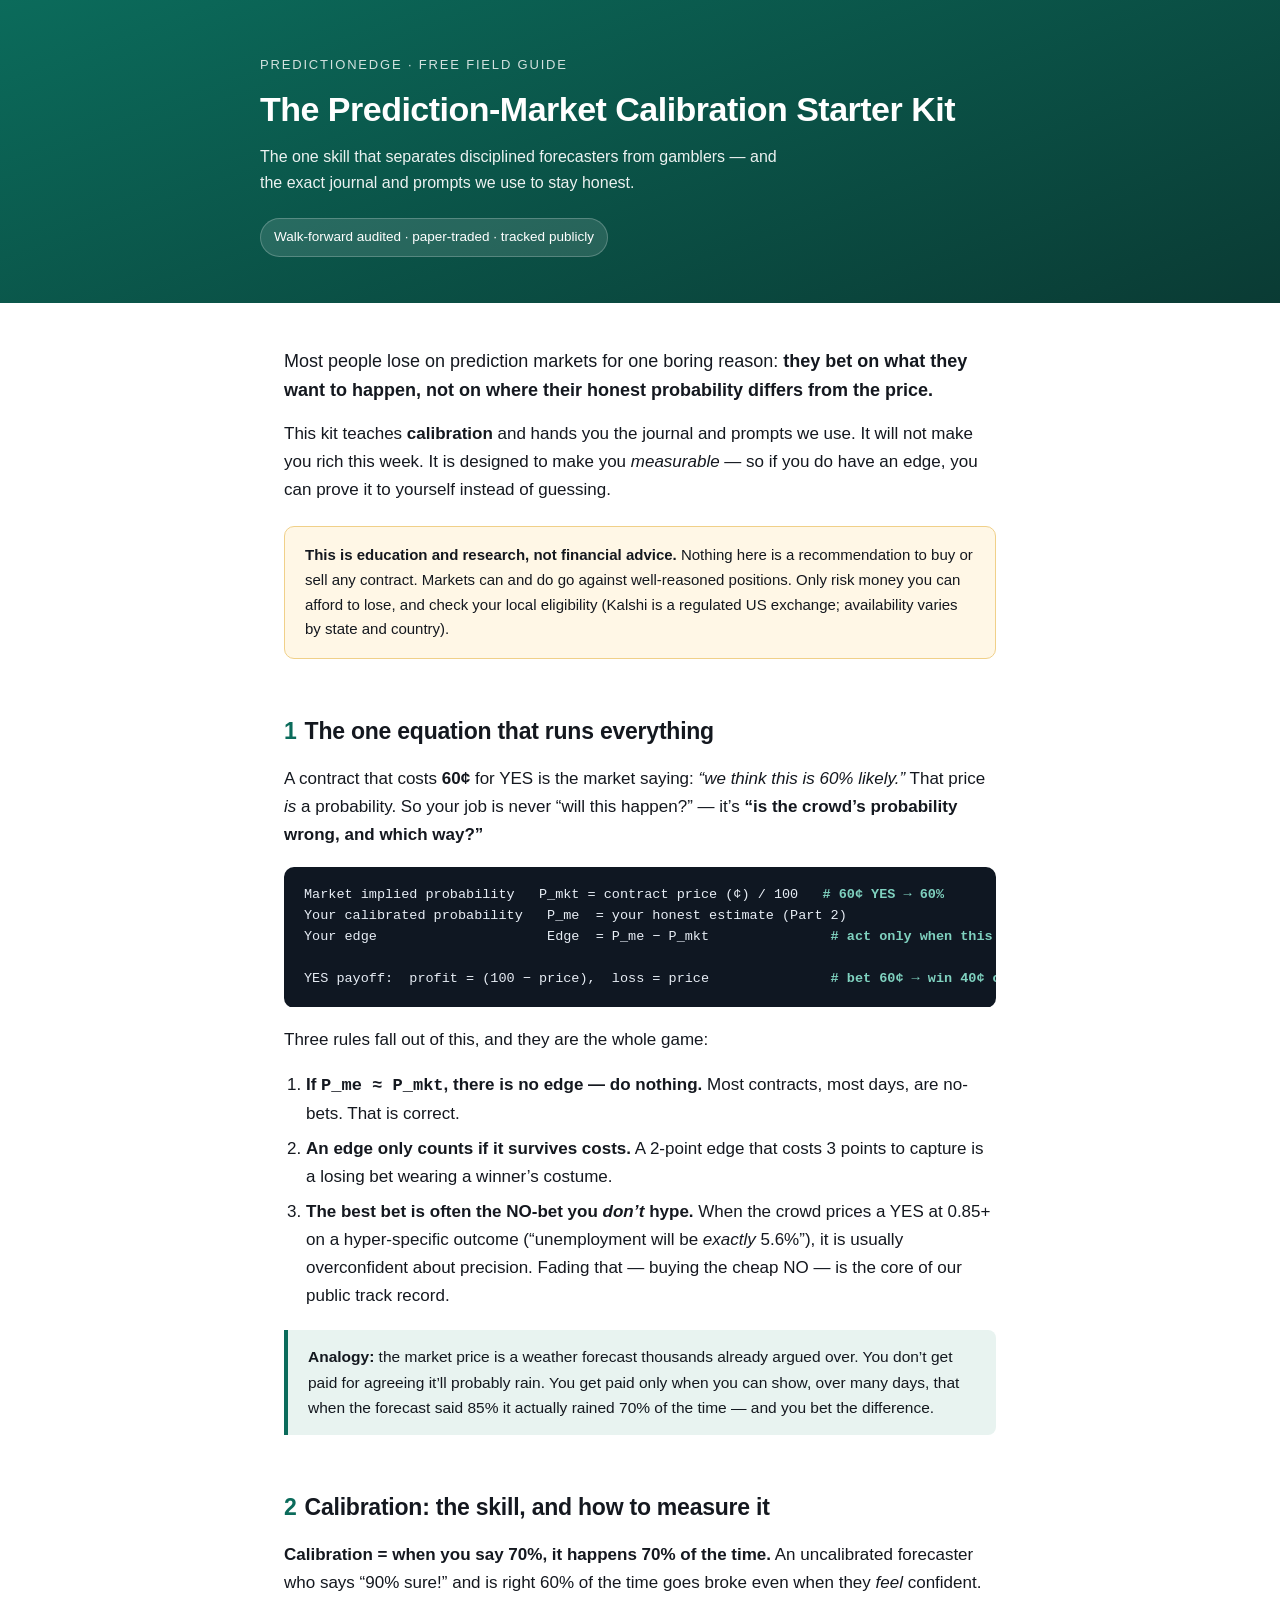
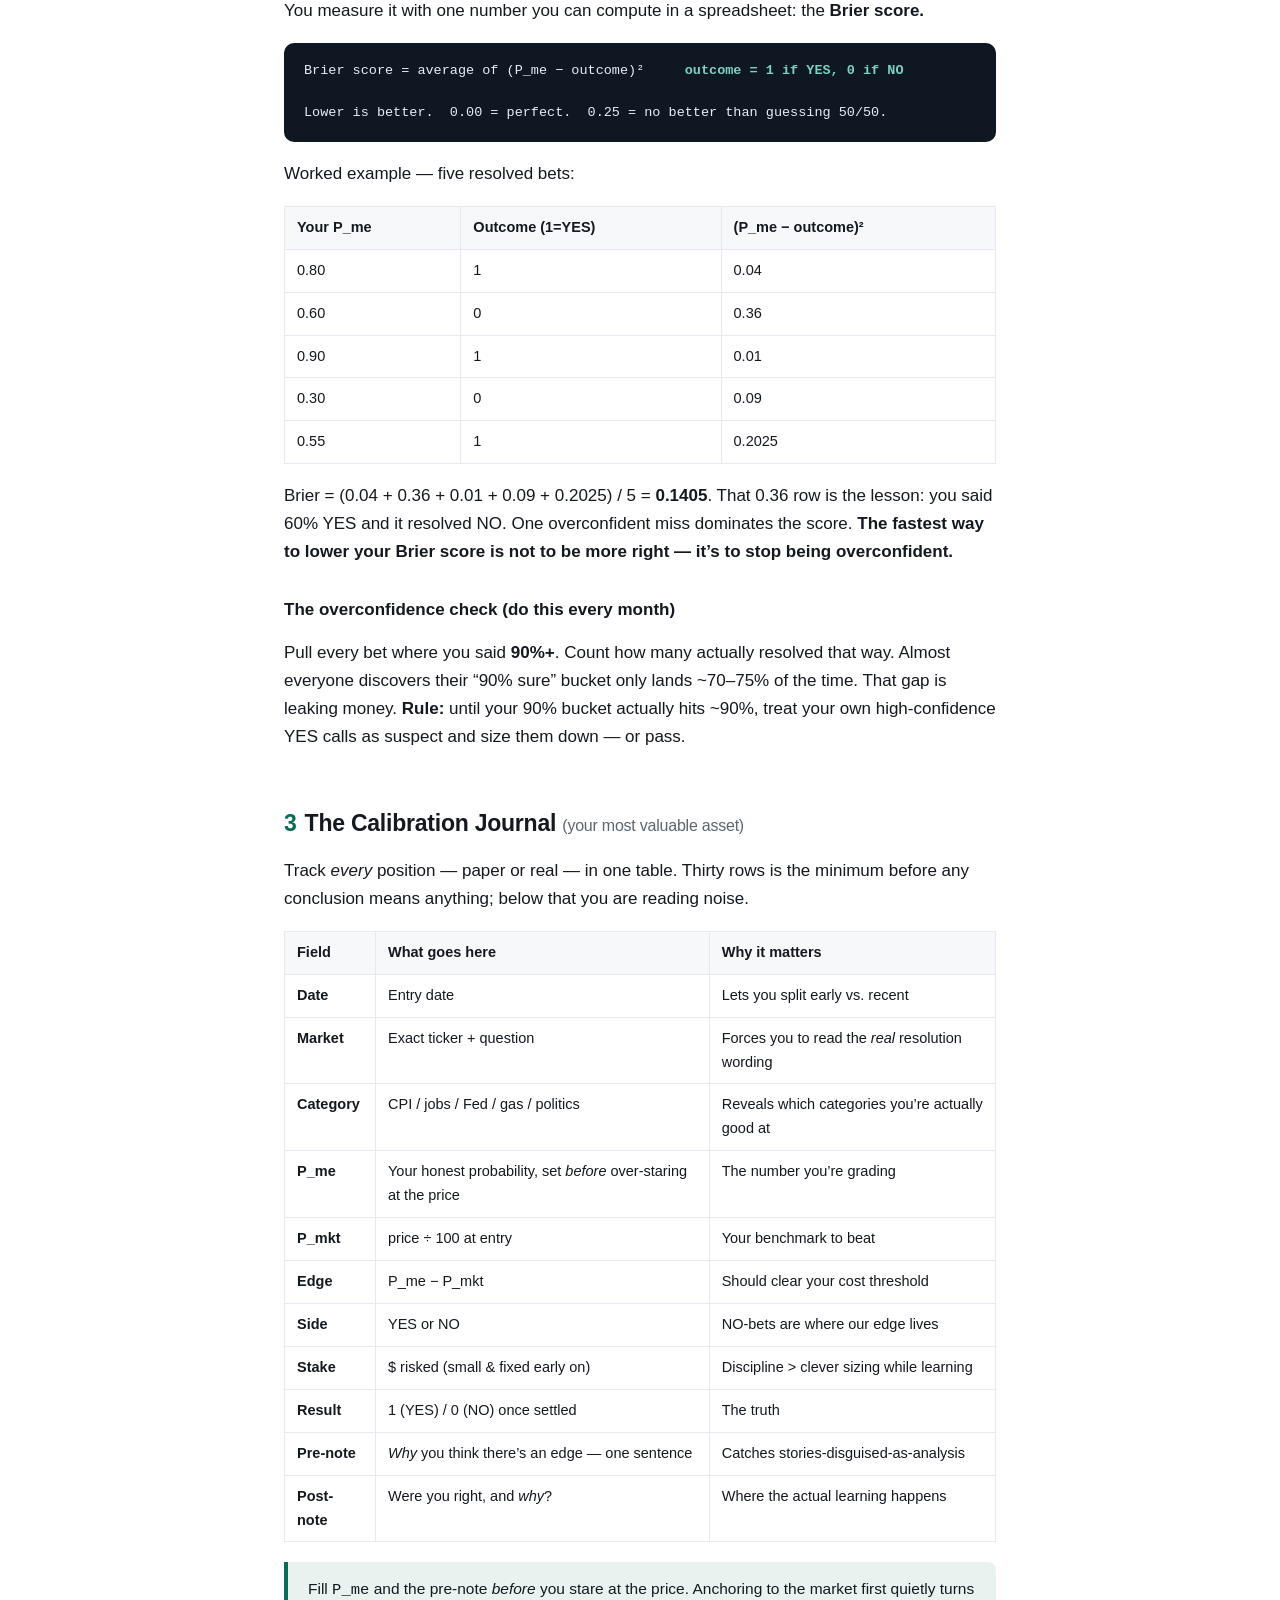
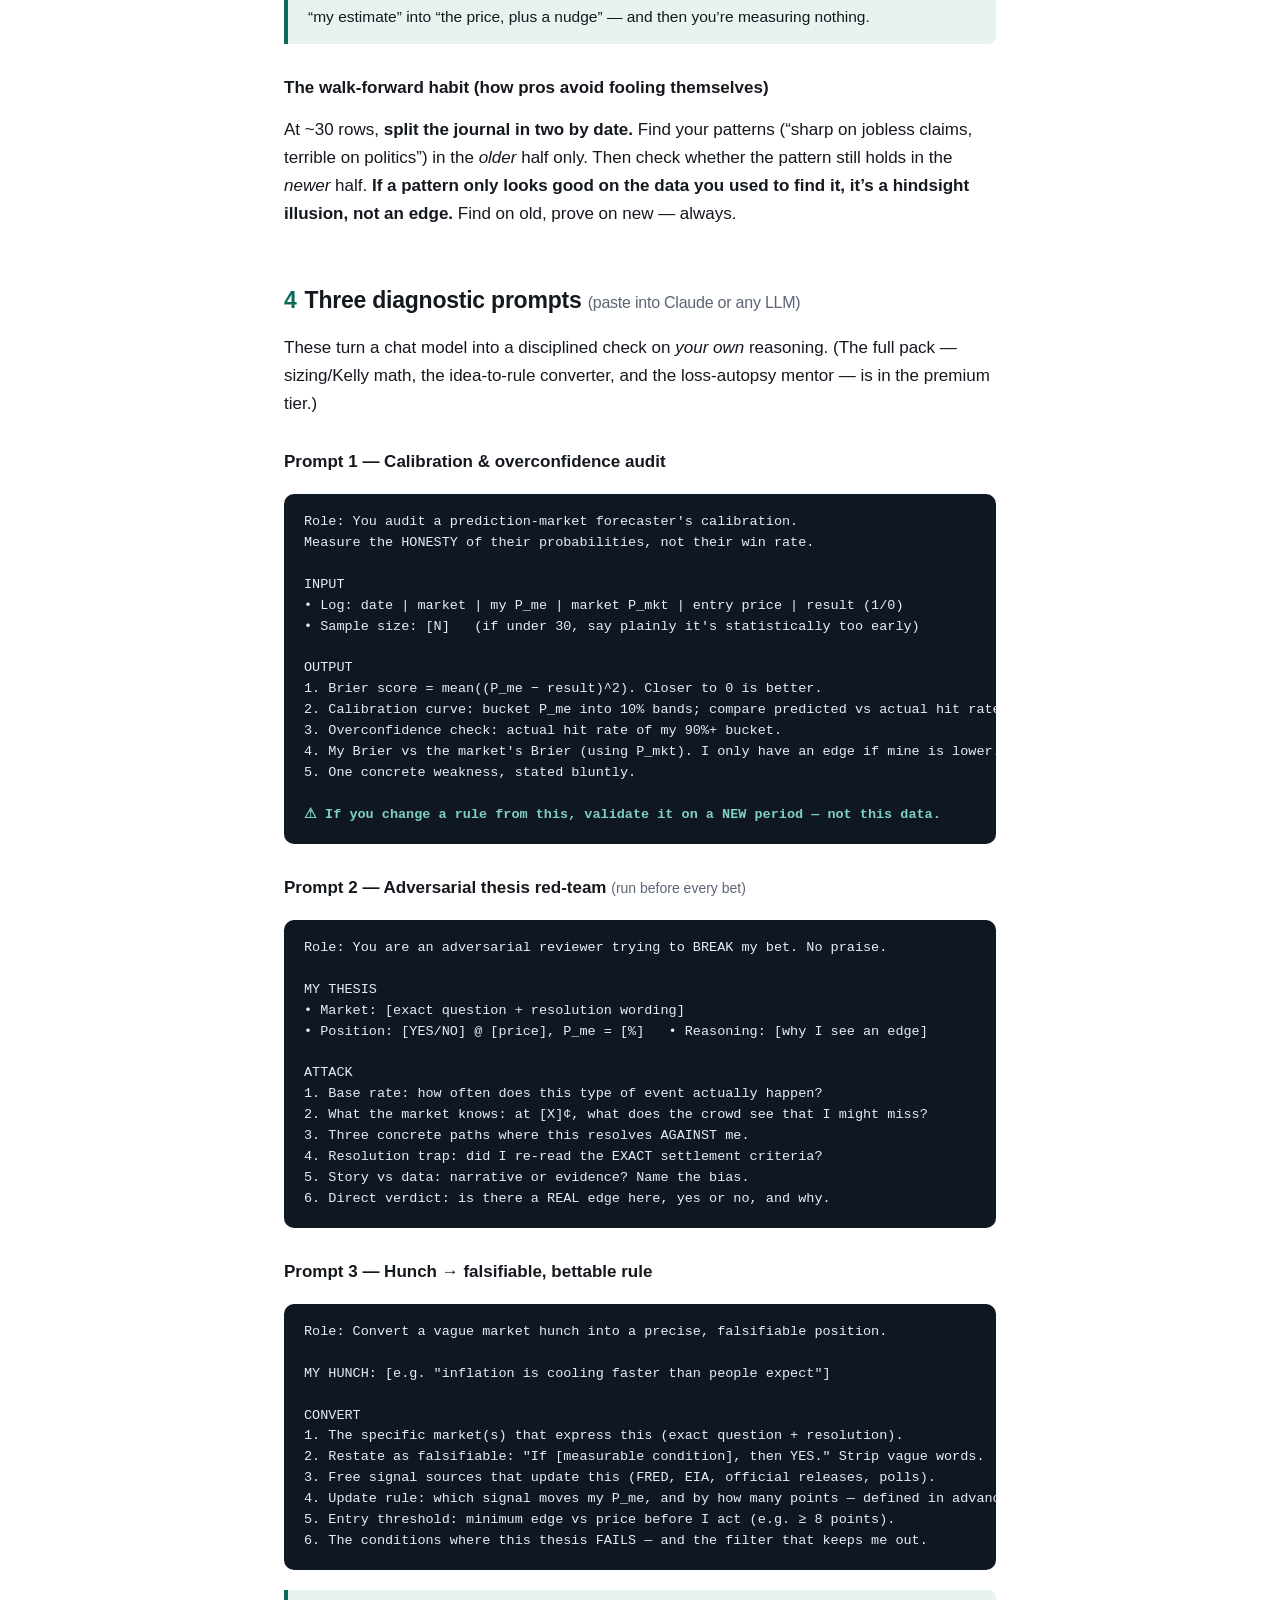
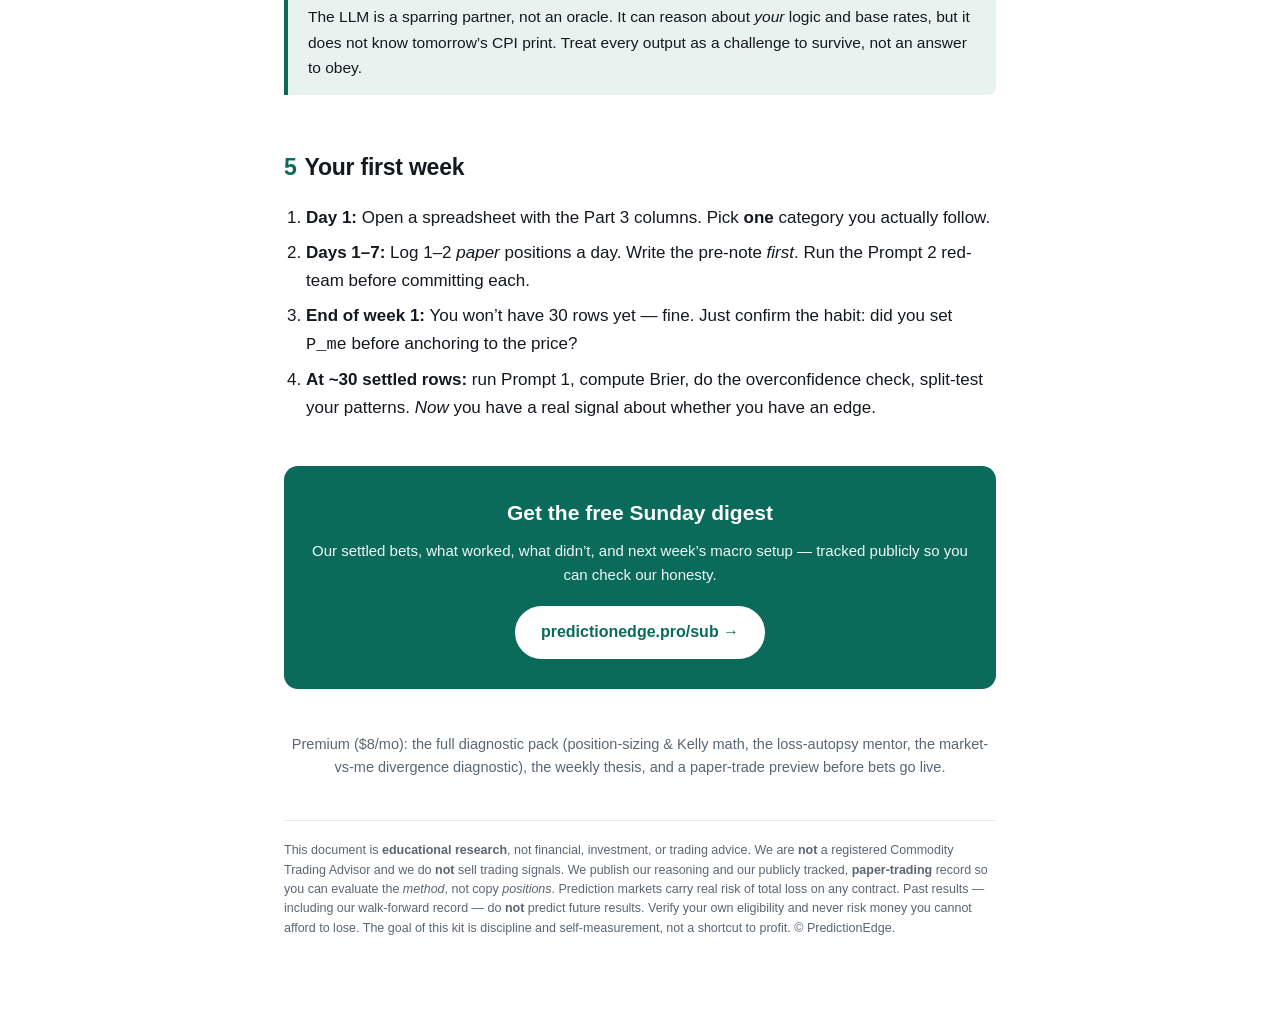
<file: kit.html>
<!DOCTYPE html>
<html lang="en">
<head>
<meta charset="UTF-8">
<meta name="viewport" content="width=device-width, initial-scale=1.0">
<title>The Prediction-Market Calibration Starter Kit — PredictionEdge</title>
<meta name="description" content="A free, no-fluff field guide to thinking in probabilities on prediction markets. The one equation, calibration, the journal, and 3 diagnostic prompts.">
<style>
  :root{
    --ink:#14181f; --muted:#5b6573; --line:#e6e9ef; --bg:#ffffff;
    --accent:#0b6b5b; --accent-soft:#e8f3f0; --code-bg:#0f1722; --code-ink:#e7edf5;
    --warn-bg:#fff7e6; --warn-line:#f0d089;
  }
  *{box-sizing:border-box}
  html{-webkit-text-size-adjust:100%}
  body{
    margin:0; background:var(--bg); color:var(--ink);
    font:17px/1.65 -apple-system,BlinkMacSystemFont,"Segoe UI",Inter,Roboto,Helvetica,Arial,sans-serif;
    -webkit-font-smoothing:antialiased;
  }
  .wrap{max-width:760px; margin:0 auto; padding:0 24px 80px}
  /* Header */
  header{
    background:linear-gradient(160deg,#0b6b5b 0%,#0a3b34 100%); color:#fff;
    padding:54px 24px 46px; margin-bottom:44px;
  }
  header .inner{max-width:760px; margin:0 auto}
  .brand{font-size:13px; letter-spacing:.14em; text-transform:uppercase; opacity:.82; margin:0 0 14px}
  header h1{font-size:34px; line-height:1.18; margin:0 0 14px; font-weight:760; letter-spacing:-.015em}
  header p{margin:0; font-size:16px; opacity:.92; max-width:60ch}
  .stat{display:inline-block; margin-top:22px; font-size:13.5px; background:rgba(255,255,255,.12);
        border:1px solid rgba(255,255,255,.22); padding:7px 13px; border-radius:999px}
  h2{font-size:23px; margin:46px 0 12px; letter-spacing:-.01em; padding-top:8px}
  h2 .n{color:var(--accent); font-weight:800; margin-right:8px}
  h3{font-size:17px; margin:30px 0 8px; color:var(--ink)}
  p{margin:14px 0}
  a{color:var(--accent); text-decoration:none; border-bottom:1px solid var(--accent-soft)}
  strong{font-weight:680}
  .lede{font-size:18px}
  hr{border:0; border-top:1px solid var(--line); margin:40px 0}
  ol,ul{padding-left:22px} li{margin:7px 0}
  code,pre{font-family:"SF Mono",SFMono-Regular,Menlo,Consolas,monospace}
  pre{background:var(--code-bg); color:var(--code-ink); padding:18px 20px; border-radius:10px;
      overflow:auto; font-size:13.5px; line-height:1.55; margin:18px 0}
  pre b{color:#7fd1bf; font-weight:600}
  p code{background:#eef1f5; padding:2px 6px; border-radius:5px; font-size:14px}
  table{border-collapse:collapse; width:100%; margin:18px 0; font-size:14.5px}
  th,td{border:1px solid var(--line); padding:9px 12px; text-align:left; vertical-align:top}
  th{background:#f6f8fa; font-weight:650}
  blockquote{margin:20px 0; padding:14px 20px; background:var(--accent-soft);
             border-left:4px solid var(--accent); border-radius:0 8px 8px 0; font-size:15.5px}
  .callout{background:var(--warn-bg); border:1px solid var(--warn-line); border-radius:10px;
           padding:16px 20px; margin:22px 0; font-size:15px}
  .cta{background:var(--accent); color:#fff; border-radius:14px; padding:30px 28px; margin:44px 0; text-align:center}
  .cta h3{color:#fff; font-size:21px; margin:0 0 8px}
  .cta p{margin:0 0 18px; opacity:.94; font-size:15px}
  .cta a{display:inline-block; background:#fff; color:var(--accent); font-weight:700;
         padding:13px 26px; border-radius:999px; border:0; font-size:16px}
  .fine{color:var(--muted); font-size:12.5px; line-height:1.55; margin-top:40px;
        border-top:1px solid var(--line); padding-top:20px}
  @media (max-width:560px){ header h1{font-size:27px} body{font-size:16px} }
  @media print{
    header{background:#0a3b34 !important; -webkit-print-color-adjust:exact; print-color-adjust:exact}
    .cta{background:#0b6b5b !important; -webkit-print-color-adjust:exact; print-color-adjust:exact}
    pre{background:#0f1722 !important; -webkit-print-color-adjust:exact; print-color-adjust:exact}
    a{border:0} body{font-size:12pt}
    h2{page-break-after:avoid} pre,table,blockquote{page-break-inside:avoid}
  }
</style>
</head>
<body>
<header><div class="inner">
  <p class="brand">PredictionEdge · Free Field Guide</p>
  <h1>The Prediction-Market Calibration Starter Kit</h1>
  <p>The one skill that separates disciplined forecasters from gamblers — and the exact journal and prompts we use to stay honest.</p>
  <span class="stat">Walk-forward audited · paper-traded · tracked publicly</span>
</div></header>

<div class="wrap">

  <p class="lede">Most people lose on prediction markets for one boring reason: <strong>they bet on what they want to happen, not on where their honest probability differs from the price.</strong></p>
  <p>This kit teaches <strong>calibration</strong> and hands you the journal and prompts we use. It will not make you rich this week. It is designed to make you <em>measurable</em> — so if you do have an edge, you can prove it to yourself instead of guessing.</p>

  <div class="callout">
    <strong>This is education and research, not financial advice.</strong> Nothing here is a recommendation to buy or sell any contract. Markets can and do go against well-reasoned positions. Only risk money you can afford to lose, and check your local eligibility (Kalshi is a regulated US exchange; availability varies by state and country).
  </div>

  <h2><span class="n">1</span>The one equation that runs everything</h2>
  <p>A contract that costs <strong>60¢</strong> for YES is the market saying: <em>“we think this is 60% likely.”</em> That price <em>is</em> a probability. So your job is never “will this happen?” — it’s <strong>“is the crowd’s probability wrong, and which way?”</strong></p>
<pre>Market implied probability   P_mkt = contract price (¢) / 100   <b># 60¢ YES → 60%</b>
Your calibrated probability   P_me  = your honest estimate (Part 2)
Your edge                     Edge  = P_me − P_mkt               <b># act only when this clears costs</b>

YES payoff:  profit = (100 − price),  loss = price               <b># bet 60¢ → win 40¢ or lose 60¢</b></pre>
  <p>Three rules fall out of this, and they are the whole game:</p>
  <ol>
    <li><strong>If <code>P_me ≈ P_mkt</code>, there is no edge — do nothing.</strong> Most contracts, most days, are no-bets. That is correct.</li>
    <li><strong>An edge only counts if it survives costs.</strong> A 2-point edge that costs 3 points to capture is a losing bet wearing a winner’s costume.</li>
    <li><strong>The best bet is often the NO-bet you <em>don’t</em> hype.</strong> When the crowd prices a YES at 0.85+ on a hyper-specific outcome (“unemployment will be <em>exactly</em> 5.6%”), it is usually overconfident about precision. Fading that — buying the cheap NO — is the core of our public track record.</li>
  </ol>
  <blockquote><strong>Analogy:</strong> the market price is a weather forecast thousands already argued over. You don’t get paid for agreeing it’ll probably rain. You get paid only when you can show, over many days, that when the forecast said 85% it actually rained 70% of the time — and you bet the difference.</blockquote>

  <h2><span class="n">2</span>Calibration: the skill, and how to measure it</h2>
  <p><strong>Calibration = when you say 70%, it happens 70% of the time.</strong> An uncalibrated forecaster who says “90% sure!” and is right 60% of the time goes broke even when they <em>feel</em> confident. You measure it with one number you can compute in a spreadsheet: the <strong>Brier score.</strong></p>
<pre>Brier score = average of (P_me − outcome)²     <b>outcome = 1 if YES, 0 if NO</b>

Lower is better.  0.00 = perfect.  0.25 = no better than guessing 50/50.</pre>
  <p>Worked example — five resolved bets:</p>
  <table>
    <tr><th>Your P_me</th><th>Outcome (1=YES)</th><th>(P_me − outcome)²</th></tr>
    <tr><td>0.80</td><td>1</td><td>0.04</td></tr>
    <tr><td>0.60</td><td>0</td><td>0.36</td></tr>
    <tr><td>0.90</td><td>1</td><td>0.01</td></tr>
    <tr><td>0.30</td><td>0</td><td>0.09</td></tr>
    <tr><td>0.55</td><td>1</td><td>0.2025</td></tr>
  </table>
  <p>Brier = (0.04 + 0.36 + 0.01 + 0.09 + 0.2025) / 5 = <strong>0.1405</strong>. That 0.36 row is the lesson: you said 60% YES and it resolved NO. One overconfident miss dominates the score. <strong>The fastest way to lower your Brier score is not to be more right — it’s to stop being overconfident.</strong></p>
  <h3>The overconfidence check (do this every month)</h3>
  <p>Pull every bet where you said <strong>90%+</strong>. Count how many actually resolved that way. Almost everyone discovers their “90% sure” bucket only lands ~70–75% of the time. That gap is leaking money. <strong>Rule:</strong> until your 90% bucket actually hits ~90%, treat your own high-confidence YES calls as suspect and size them down — or pass.</p>

  <h2><span class="n">3</span>The Calibration Journal <span style="font-weight:500;font-size:16px;color:var(--muted)">(your most valuable asset)</span></h2>
  <p>Track <em>every</em> position — paper or real — in one table. Thirty rows is the minimum before any conclusion means anything; below that you are reading noise.</p>
  <table>
    <tr><th>Field</th><th>What goes here</th><th>Why it matters</th></tr>
    <tr><td><strong>Date</strong></td><td>Entry date</td><td>Lets you split early vs. recent</td></tr>
    <tr><td><strong>Market</strong></td><td>Exact ticker + question</td><td>Forces you to read the <em>real</em> resolution wording</td></tr>
    <tr><td><strong>Category</strong></td><td>CPI / jobs / Fed / gas / politics</td><td>Reveals which categories you’re actually good at</td></tr>
    <tr><td><strong>P_me</strong></td><td>Your honest probability, set <em>before</em> over-staring at the price</td><td>The number you’re grading</td></tr>
    <tr><td><strong>P_mkt</strong></td><td>price ÷ 100 at entry</td><td>Your benchmark to beat</td></tr>
    <tr><td><strong>Edge</strong></td><td>P_me − P_mkt</td><td>Should clear your cost threshold</td></tr>
    <tr><td><strong>Side</strong></td><td>YES or NO</td><td>NO-bets are where our edge lives</td></tr>
    <tr><td><strong>Stake</strong></td><td>$ risked (small & fixed early on)</td><td>Discipline &gt; clever sizing while learning</td></tr>
    <tr><td><strong>Result</strong></td><td>1 (YES) / 0 (NO) once settled</td><td>The truth</td></tr>
    <tr><td><strong>Pre-note</strong></td><td><em>Why</em> you think there’s an edge — one sentence</td><td>Catches stories-disguised-as-analysis</td></tr>
    <tr><td><strong>Post-note</strong></td><td>Were you right, and <em>why</em>?</td><td>Where the actual learning happens</td></tr>
  </table>
  <blockquote>Fill <code>P_me</code> and the pre-note <em>before</em> you stare at the price. Anchoring to the market first quietly turns “my estimate” into “the price, plus a nudge” — and then you’re measuring nothing.</blockquote>
  <h3>The walk-forward habit (how pros avoid fooling themselves)</h3>
  <p>At ~30 rows, <strong>split the journal in two by date.</strong> Find your patterns (“sharp on jobless claims, terrible on politics”) in the <em>older</em> half only. Then check whether the pattern still holds in the <em>newer</em> half. <strong>If a pattern only looks good on the data you used to find it, it’s a hindsight illusion, not an edge.</strong> Find on old, prove on new — always.</p>

  <h2><span class="n">4</span>Three diagnostic prompts <span style="font-weight:500;font-size:16px;color:var(--muted)">(paste into Claude or any LLM)</span></h2>
  <p>These turn a chat model into a disciplined check on <em>your own</em> reasoning. (The full pack — sizing/Kelly math, the idea-to-rule converter, and the loss-autopsy mentor — is in the premium tier.)</p>
  <h3>Prompt 1 — Calibration &amp; overconfidence audit</h3>
<pre>Role: You audit a prediction-market forecaster's calibration.
Measure the HONESTY of their probabilities, not their win rate.

INPUT
• Log: date | market | my P_me | market P_mkt | entry price | result (1/0)
• Sample size: [N]   (if under 30, say plainly it's statistically too early)

OUTPUT
1. Brier score = mean((P_me − result)^2). Closer to 0 is better.
2. Calibration curve: bucket P_me into 10% bands; compare predicted vs actual hit rate.
3. Overconfidence check: actual hit rate of my 90%+ bucket.
4. My Brier vs the market's Brier (using P_mkt). I only have an edge if mine is lower.
5. One concrete weakness, stated bluntly.

<b>⚠ If you change a rule from this, validate it on a NEW period — not this data.</b></pre>
  <h3>Prompt 2 — Adversarial thesis red-team <span style="font-weight:500;font-size:14px;color:var(--muted)">(run before every bet)</span></h3>
<pre>Role: You are an adversarial reviewer trying to BREAK my bet. No praise.

MY THESIS
• Market: [exact question + resolution wording]
• Position: [YES/NO] @ [price], P_me = [%]   • Reasoning: [why I see an edge]

ATTACK
1. Base rate: how often does this type of event actually happen?
2. What the market knows: at [X]¢, what does the crowd see that I might miss?
3. Three concrete paths where this resolves AGAINST me.
4. Resolution trap: did I re-read the EXACT settlement criteria?
5. Story vs data: narrative or evidence? Name the bias.
6. Direct verdict: is there a REAL edge here, yes or no, and why.</pre>
  <h3>Prompt 3 — Hunch → falsifiable, bettable rule</h3>
<pre>Role: Convert a vague market hunch into a precise, falsifiable position.

MY HUNCH: [e.g. "inflation is cooling faster than people expect"]

CONVERT
1. The specific market(s) that express this (exact question + resolution).
2. Restate as falsifiable: "If [measurable condition], then YES." Strip vague words.
3. Free signal sources that update this (FRED, EIA, official releases, polls).
4. Update rule: which signal moves my P_me, and by how many points — defined in advance.
5. Entry threshold: minimum edge vs price before I act (e.g. ≥ 8 points).
6. The conditions where this thesis FAILS — and the filter that keeps me out.</pre>
  <blockquote>The LLM is a sparring partner, not an oracle. It can reason about <em>your</em> logic and base rates, but it does not know tomorrow’s CPI print. Treat every output as a challenge to survive, not an answer to obey.</blockquote>

  <h2><span class="n">5</span>Your first week</h2>
  <ol>
    <li><strong>Day 1:</strong> Open a spreadsheet with the Part 3 columns. Pick <strong>one</strong> category you actually follow.</li>
    <li><strong>Days 1–7:</strong> Log 1–2 <em>paper</em> positions a day. Write the pre-note <em>first</em>. Run the Prompt 2 red-team before committing each.</li>
    <li><strong>End of week 1:</strong> You won’t have 30 rows yet — fine. Just confirm the habit: did you set <code>P_me</code> before anchoring to the price?</li>
    <li><strong>At ~30 settled rows:</strong> run Prompt 1, compute Brier, do the overconfidence check, split-test your patterns. <em>Now</em> you have a real signal about whether you have an edge.</li>
  </ol>

  <div class="cta">
    <h3>Get the free Sunday digest</h3>
    <p>Our settled bets, what worked, what didn’t, and next week’s macro setup — tracked publicly so you can check our honesty.</p>
    <a href="https://predictionedge.pro/sub">predictionedge.pro/sub →</a>
  </div>
  <p style="text-align:center;color:var(--muted);font-size:14.5px">Premium ($8/mo): the full diagnostic pack (position-sizing &amp; Kelly math, the loss-autopsy mentor, the market-vs-me divergence diagnostic), the weekly thesis, and a paper-trade preview before bets go live.</p>

  <p class="fine">This document is <strong>educational research</strong>, not financial, investment, or trading advice. We are <strong>not</strong> a registered Commodity Trading Advisor and we do <strong>not</strong> sell trading signals. We publish our reasoning and our publicly tracked, <strong>paper-trading</strong> record so you can evaluate the <em>method</em>, not copy <em>positions</em>. Prediction markets carry real risk of total loss on any contract. Past results — including our walk-forward record — do <strong>not</strong> predict future results. Verify your own eligibility and never risk money you cannot afford to lose. The goal of this kit is discipline and self-measurement, not a shortcut to profit. © PredictionEdge.</p>

</div>
</body>
</html>
</file>
